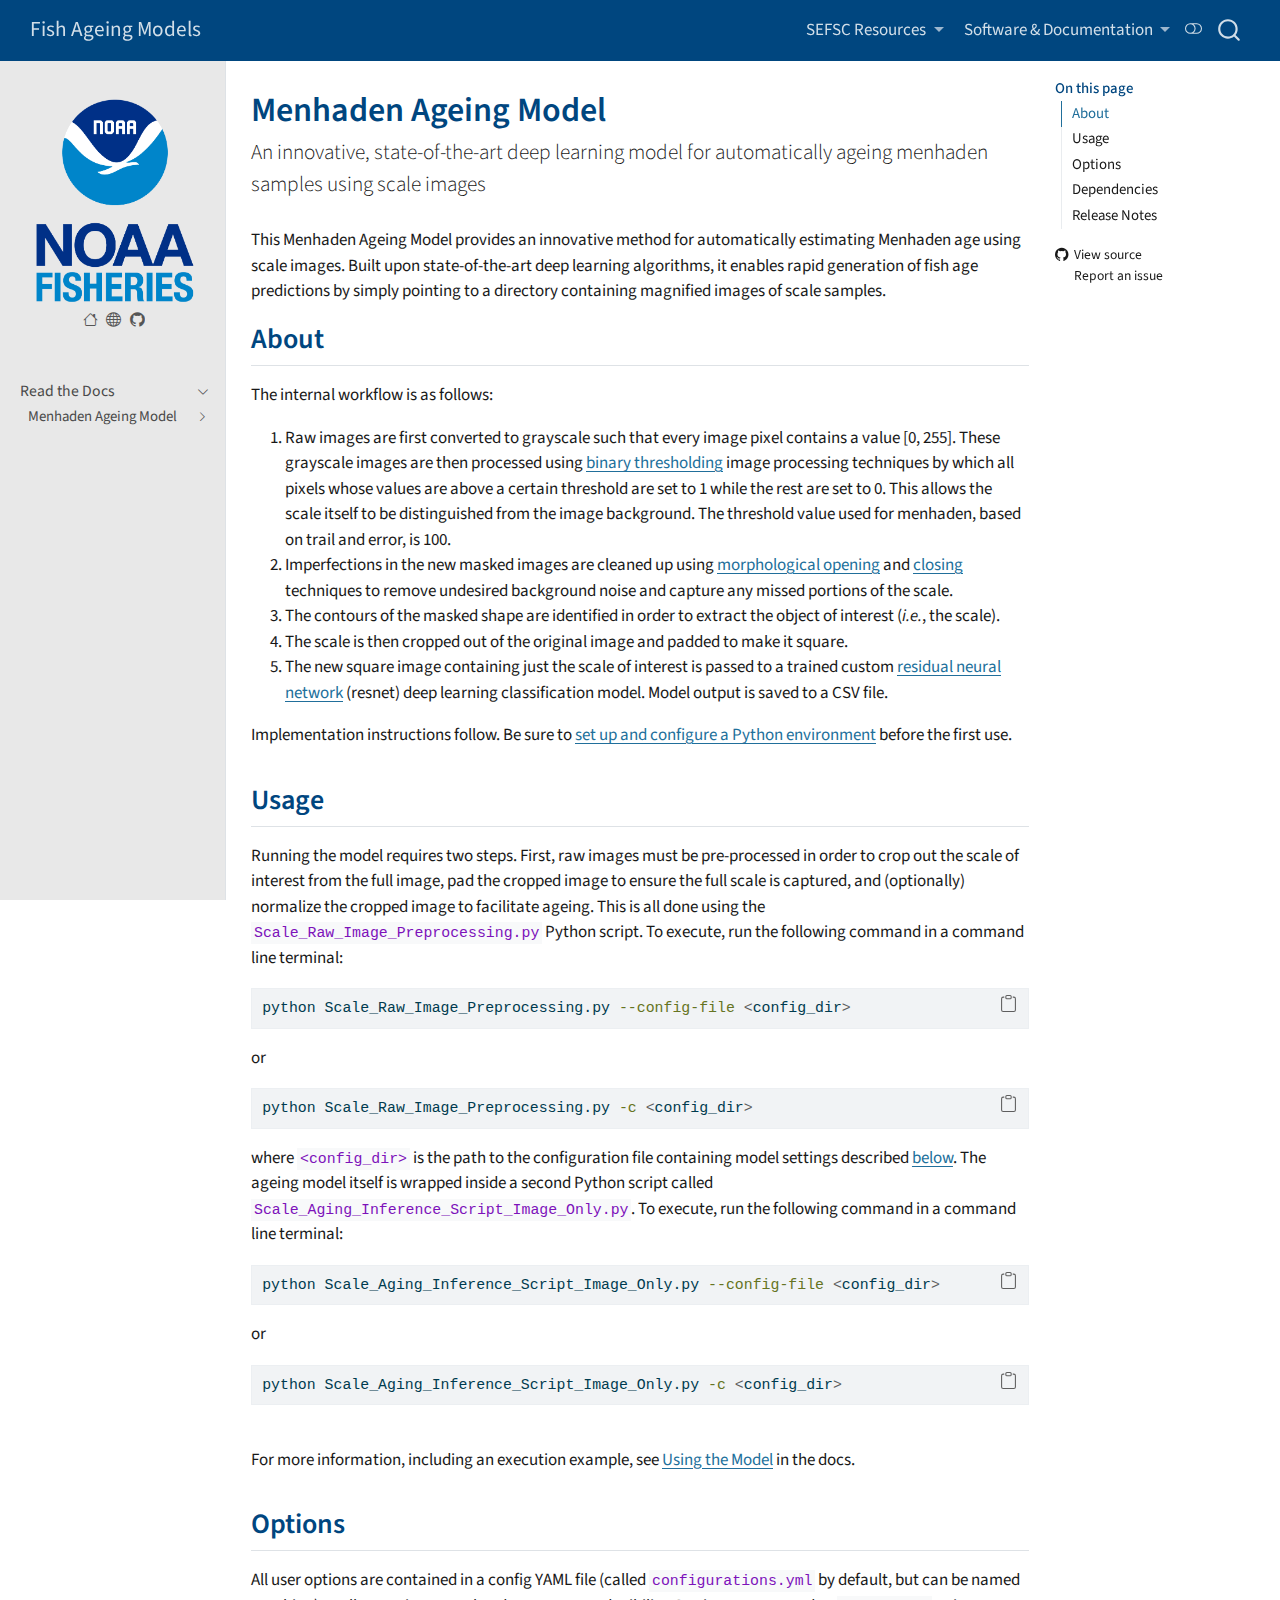
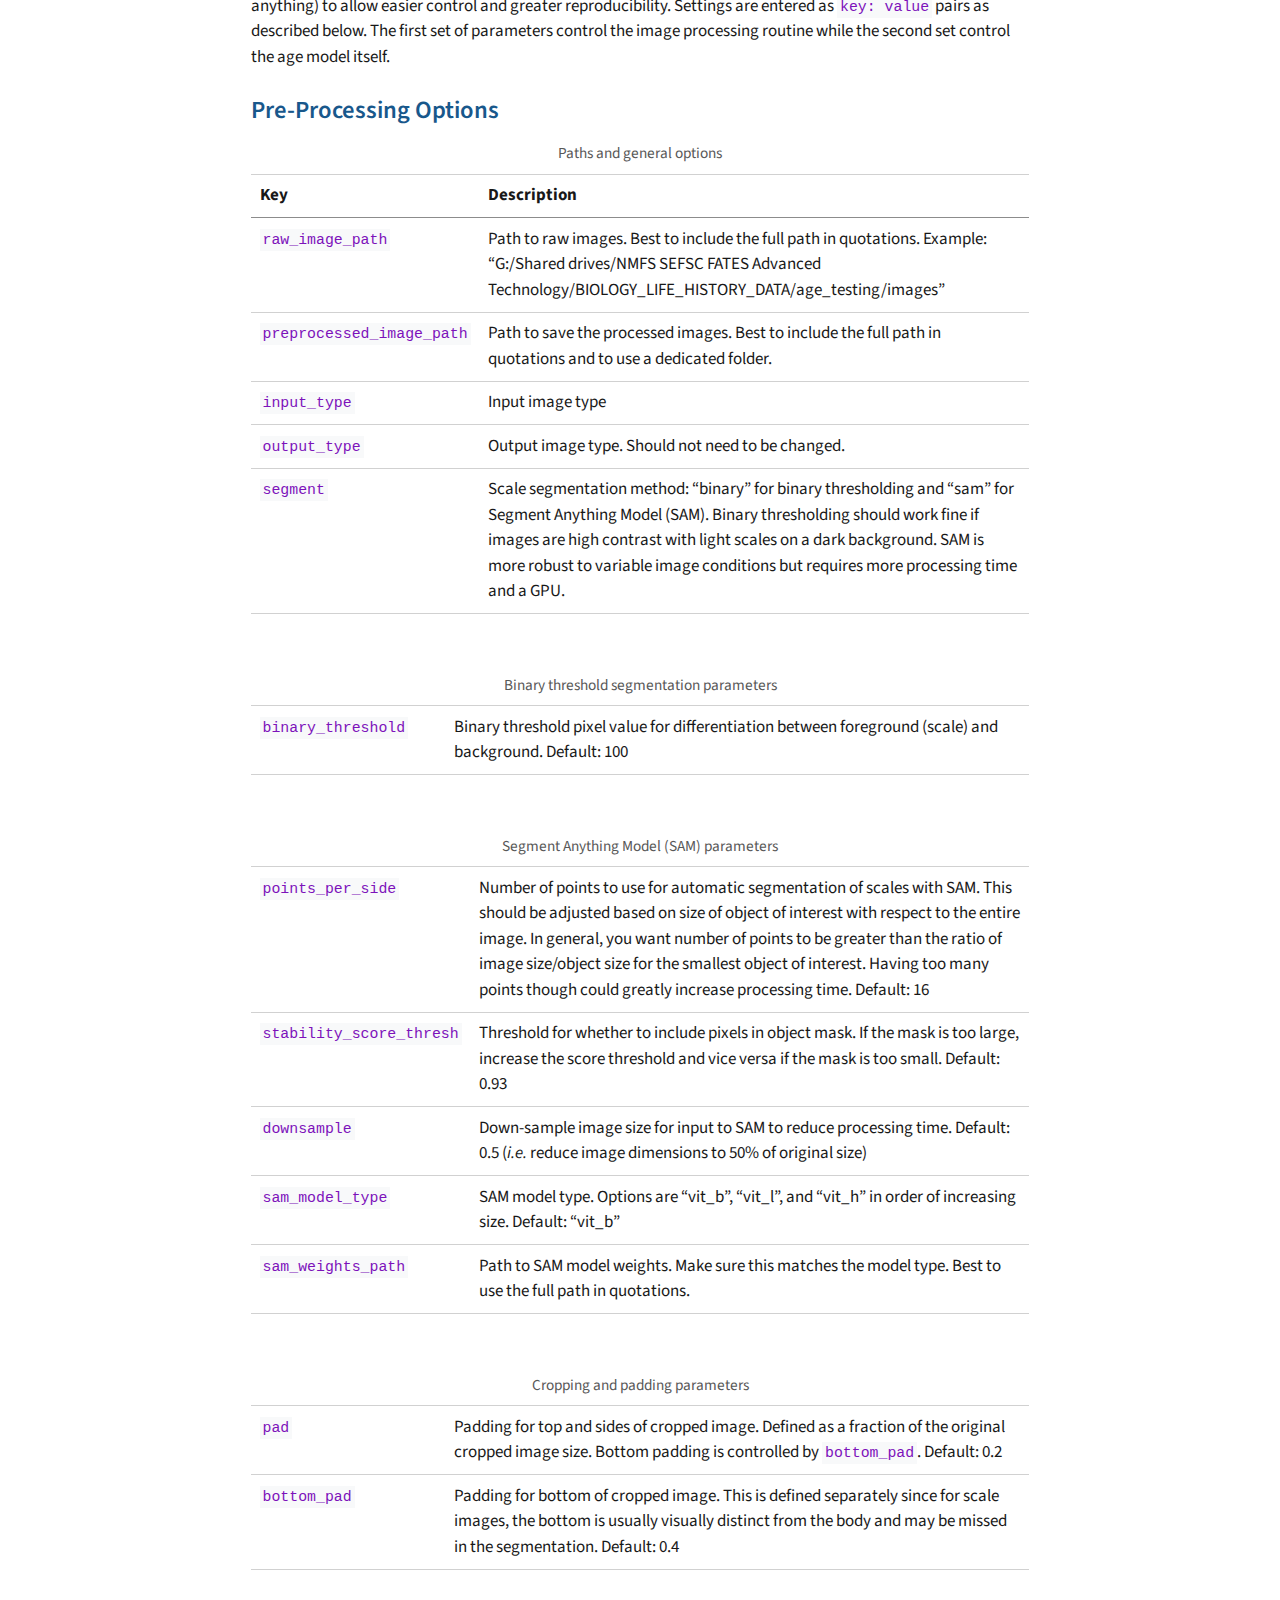
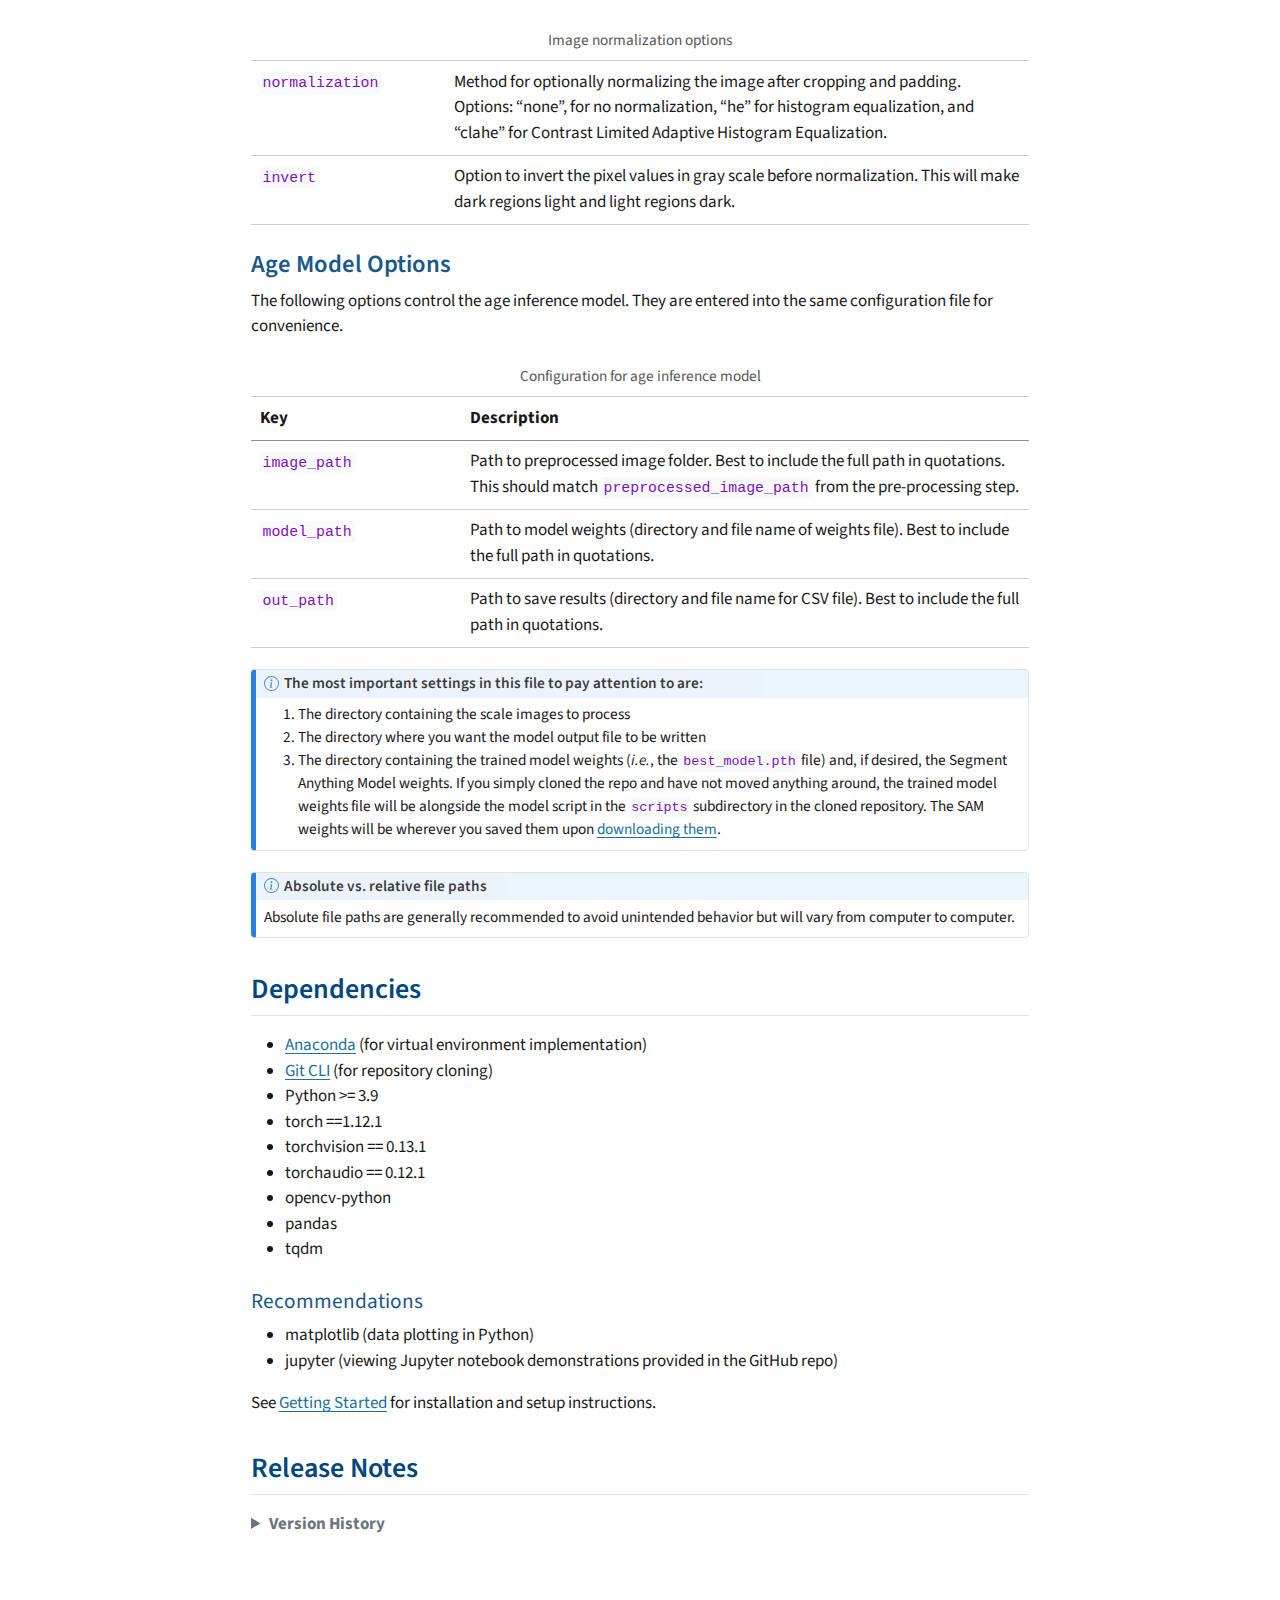
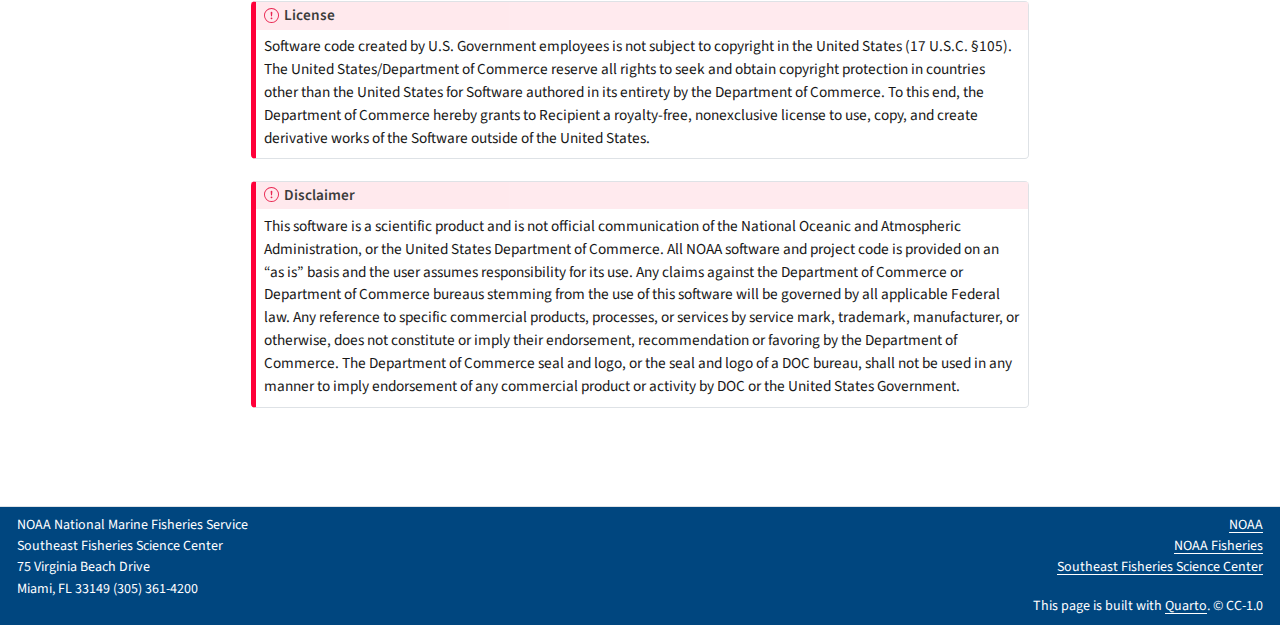
<file: index.html>
<!DOCTYPE html>
<html xmlns="http://www.w3.org/1999/xhtml" lang="en" xml:lang="en"><head>

<meta charset="utf-8">
<meta name="generator" content="quarto-1.7.32">

<meta name="viewport" content="width=device-width, initial-scale=1.0, user-scalable=yes">


<title>Menhaden Ageing Model – Fish Ageing Models</title>
<style>
code{white-space: pre-wrap;}
span.smallcaps{font-variant: small-caps;}
div.columns{display: flex; gap: min(4vw, 1.5em);}
div.column{flex: auto; overflow-x: auto;}
div.hanging-indent{margin-left: 1.5em; text-indent: -1.5em;}
ul.task-list{list-style: none;}
ul.task-list li input[type="checkbox"] {
  width: 0.8em;
  margin: 0 0.8em 0.2em -1em; /* quarto-specific, see https://github.com/quarto-dev/quarto-cli/issues/4556 */ 
  vertical-align: middle;
}
/* CSS for syntax highlighting */
html { -webkit-text-size-adjust: 100%; }
pre > code.sourceCode { white-space: pre; position: relative; }
pre > code.sourceCode > span { display: inline-block; line-height: 1.25; }
pre > code.sourceCode > span:empty { height: 1.2em; }
.sourceCode { overflow: visible; }
code.sourceCode > span { color: inherit; text-decoration: inherit; }
div.sourceCode { margin: 1em 0; }
pre.sourceCode { margin: 0; }
@media screen {
div.sourceCode { overflow: auto; }
}
@media print {
pre > code.sourceCode { white-space: pre-wrap; }
pre > code.sourceCode > span { text-indent: -5em; padding-left: 5em; }
}
pre.numberSource code
  { counter-reset: source-line 0; }
pre.numberSource code > span
  { position: relative; left: -4em; counter-increment: source-line; }
pre.numberSource code > span > a:first-child::before
  { content: counter(source-line);
    position: relative; left: -1em; text-align: right; vertical-align: baseline;
    border: none; display: inline-block;
    -webkit-touch-callout: none; -webkit-user-select: none;
    -khtml-user-select: none; -moz-user-select: none;
    -ms-user-select: none; user-select: none;
    padding: 0 4px; width: 4em;
  }
pre.numberSource { margin-left: 3em;  padding-left: 4px; }
div.sourceCode
  {   }
@media screen {
pre > code.sourceCode > span > a:first-child::before { text-decoration: underline; }
}
</style>


<script src="site_libs/quarto-nav/quarto-nav.js"></script>
<script src="site_libs/clipboard/clipboard.min.js"></script>
<script src="site_libs/quarto-search/autocomplete.umd.js"></script>
<script src="site_libs/quarto-search/fuse.min.js"></script>
<script src="site_libs/quarto-search/quarto-search.js"></script>
<meta name="quarto:offset" content="./">
<link href="./theme/images/favicon.png" rel="icon" type="image/png">
<script src="site_libs/quarto-html/quarto.js" type="module"></script>
<script src="site_libs/quarto-html/tabsets/tabsets.js" type="module"></script>
<script src="site_libs/quarto-html/popper.min.js"></script>
<script src="site_libs/quarto-html/tippy.umd.min.js"></script>
<script src="site_libs/quarto-html/anchor.min.js"></script>
<link href="site_libs/quarto-html/tippy.css" rel="stylesheet">
<link href="site_libs/quarto-html/quarto-syntax-highlighting-37eea08aefeeee20ff55810ff984fec1.css" rel="stylesheet" class="quarto-color-scheme" id="quarto-text-highlighting-styles">
<link href="site_libs/quarto-html/quarto-syntax-highlighting-dark-2fef5ea3f8957b3e4ecc936fc74692ca.css" rel="stylesheet" class="quarto-color-scheme quarto-color-alternate" id="quarto-text-highlighting-styles">
<link href="site_libs/quarto-html/quarto-syntax-highlighting-37eea08aefeeee20ff55810ff984fec1.css" rel="stylesheet" class="quarto-color-scheme-extra" id="quarto-text-highlighting-styles">
<script src="site_libs/bootstrap/bootstrap.min.js"></script>
<link href="site_libs/bootstrap/bootstrap-icons.css" rel="stylesheet">
<link href="site_libs/bootstrap/bootstrap-6221b5c51817e989309ffdd424e298b2.min.css" rel="stylesheet" append-hash="true" class="quarto-color-scheme" id="quarto-bootstrap" data-mode="light">
<link href="site_libs/bootstrap/bootstrap-dark-c49a14756366245c53d0d43ed76454a6.min.css" rel="stylesheet" append-hash="true" class="quarto-color-scheme quarto-color-alternate" id="quarto-bootstrap" data-mode="dark">
<link href="site_libs/bootstrap/bootstrap-6221b5c51817e989309ffdd424e298b2.min.css" rel="stylesheet" append-hash="true" class="quarto-color-scheme-extra" id="quarto-bootstrap" data-mode="light">
<script id="quarto-search-options" type="application/json">{
  "location": "navbar",
  "copy-button": false,
  "collapse-after": 3,
  "panel-placement": "end",
  "type": "overlay",
  "limit": 50,
  "keyboard-shortcut": [
    "f",
    "/",
    "s"
  ],
  "show-item-context": false,
  "language": {
    "search-no-results-text": "No results",
    "search-matching-documents-text": "matching documents",
    "search-copy-link-title": "Copy link to search",
    "search-hide-matches-text": "Hide additional matches",
    "search-more-match-text": "more match in this document",
    "search-more-matches-text": "more matches in this document",
    "search-clear-button-title": "Clear",
    "search-text-placeholder": "",
    "search-detached-cancel-button-title": "Cancel",
    "search-submit-button-title": "Submit",
    "search-label": "Search"
  }
}</script>


</head>

<body class="nav-sidebar docked nav-fixed quarto-light"><script id="quarto-html-before-body" type="application/javascript">
    const toggleBodyColorMode = (bsSheetEl) => {
      const mode = bsSheetEl.getAttribute("data-mode");
      const bodyEl = window.document.querySelector("body");
      if (mode === "dark") {
        bodyEl.classList.add("quarto-dark");
        bodyEl.classList.remove("quarto-light");
      } else {
        bodyEl.classList.add("quarto-light");
        bodyEl.classList.remove("quarto-dark");
      }
    }
    const toggleBodyColorPrimary = () => {
      const bsSheetEl = window.document.querySelector("link#quarto-bootstrap:not([rel=disabled-stylesheet])");
      if (bsSheetEl) {
        toggleBodyColorMode(bsSheetEl);
      }
    }
    const setColorSchemeToggle = (alternate) => {
      const toggles = window.document.querySelectorAll('.quarto-color-scheme-toggle');
      for (let i=0; i < toggles.length; i++) {
        const toggle = toggles[i];
        if (toggle) {
          if (alternate) {
            toggle.classList.add("alternate");
          } else {
            toggle.classList.remove("alternate");
          }
        }
      }
    };
    const toggleColorMode = (alternate) => {
      // Switch the stylesheets
      const primaryStylesheets = window.document.querySelectorAll('link.quarto-color-scheme:not(.quarto-color-alternate)');
      const alternateStylesheets = window.document.querySelectorAll('link.quarto-color-scheme.quarto-color-alternate');
      manageTransitions('#quarto-margin-sidebar .nav-link', false);
      if (alternate) {
        // note: dark is layered on light, we don't disable primary!
        enableStylesheet(alternateStylesheets);
        for (const sheetNode of alternateStylesheets) {
          if (sheetNode.id === "quarto-bootstrap") {
            toggleBodyColorMode(sheetNode);
          }
        }
      } else {
        disableStylesheet(alternateStylesheets);
        enableStylesheet(primaryStylesheets)
        toggleBodyColorPrimary();
      }
      manageTransitions('#quarto-margin-sidebar .nav-link', true);
      // Switch the toggles
      setColorSchemeToggle(alternate)
      // Hack to workaround the fact that safari doesn't
      // properly recolor the scrollbar when toggling (#1455)
      if (navigator.userAgent.indexOf('Safari') > 0 && navigator.userAgent.indexOf('Chrome') == -1) {
        manageTransitions("body", false);
        window.scrollTo(0, 1);
        setTimeout(() => {
          window.scrollTo(0, 0);
          manageTransitions("body", true);
        }, 40);
      }
    }
    const disableStylesheet = (stylesheets) => {
      for (let i=0; i < stylesheets.length; i++) {
        const stylesheet = stylesheets[i];
        stylesheet.rel = 'disabled-stylesheet';
      }
    }
    const enableStylesheet = (stylesheets) => {
      for (let i=0; i < stylesheets.length; i++) {
        const stylesheet = stylesheets[i];
        if(stylesheet.rel !== 'stylesheet') { // for Chrome, which will still FOUC without this check
          stylesheet.rel = 'stylesheet';
        }
      }
    }
    const manageTransitions = (selector, allowTransitions) => {
      const els = window.document.querySelectorAll(selector);
      for (let i=0; i < els.length; i++) {
        const el = els[i];
        if (allowTransitions) {
          el.classList.remove('notransition');
        } else {
          el.classList.add('notransition');
        }
      }
    }
    const isFileUrl = () => {
      return window.location.protocol === 'file:';
    }
    const hasAlternateSentinel = () => {
      let styleSentinel = getColorSchemeSentinel();
      if (styleSentinel !== null) {
        return styleSentinel === "alternate";
      } else {
        return false;
      }
    }
    const setStyleSentinel = (alternate) => {
      const value = alternate ? "alternate" : "default";
      if (!isFileUrl()) {
        window.localStorage.setItem("quarto-color-scheme", value);
      } else {
        localAlternateSentinel = value;
      }
    }
    const getColorSchemeSentinel = () => {
      if (!isFileUrl()) {
        const storageValue = window.localStorage.getItem("quarto-color-scheme");
        return storageValue != null ? storageValue : localAlternateSentinel;
      } else {
        return localAlternateSentinel;
      }
    }
    const toggleGiscusIfUsed = (isAlternate, darkModeDefault) => {
      const baseTheme = document.querySelector('#giscus-base-theme')?.value ?? 'light';
      const alternateTheme = document.querySelector('#giscus-alt-theme')?.value ?? 'dark';
      let newTheme = '';
      if(authorPrefersDark) {
        newTheme = isAlternate ? baseTheme : alternateTheme;
      } else {
        newTheme = isAlternate ? alternateTheme : baseTheme;
      }
      const changeGiscusTheme = () => {
        // From: https://github.com/giscus/giscus/issues/336
        const sendMessage = (message) => {
          const iframe = document.querySelector('iframe.giscus-frame');
          if (!iframe) return;
          iframe.contentWindow.postMessage({ giscus: message }, 'https://giscus.app');
        }
        sendMessage({
          setConfig: {
            theme: newTheme
          }
        });
      }
      const isGiscussLoaded = window.document.querySelector('iframe.giscus-frame') !== null;
      if (isGiscussLoaded) {
        changeGiscusTheme();
      }
    };
    const authorPrefersDark = false;
    const darkModeDefault = authorPrefersDark;
      document.querySelector('link#quarto-text-highlighting-styles.quarto-color-scheme-extra').rel = 'disabled-stylesheet';
      document.querySelector('link#quarto-bootstrap.quarto-color-scheme-extra').rel = 'disabled-stylesheet';
    let localAlternateSentinel = darkModeDefault ? 'alternate' : 'default';
    // Dark / light mode switch
    window.quartoToggleColorScheme = () => {
      // Read the current dark / light value
      let toAlternate = !hasAlternateSentinel();
      toggleColorMode(toAlternate);
      setStyleSentinel(toAlternate);
      toggleGiscusIfUsed(toAlternate, darkModeDefault);
      window.dispatchEvent(new Event('resize'));
    };
    // Switch to dark mode if need be
    if (hasAlternateSentinel()) {
      toggleColorMode(true);
    } else {
      toggleColorMode(false);
    }
  </script>

<div id="quarto-search-results"></div>
  <header id="quarto-header" class="headroom fixed-top">
    <nav class="navbar navbar-expand-lg " data-bs-theme="dark">
      <div class="navbar-container container-fluid">
      <div class="navbar-brand-container mx-auto">
    <a class="navbar-brand" href="./index.html">
    <span class="navbar-title">Fish Ageing Models</span>
    </a>
  </div>
            <div id="quarto-search" class="" title="Search"></div>
          <button class="navbar-toggler" type="button" data-bs-toggle="collapse" data-bs-target="#navbarCollapse" aria-controls="navbarCollapse" role="menu" aria-expanded="false" aria-label="Toggle navigation" onclick="if (window.quartoToggleHeadroom) { window.quartoToggleHeadroom(); }">
  <span class="navbar-toggler-icon"></span>
</button>
          <div class="collapse navbar-collapse" id="navbarCollapse">
            <ul class="navbar-nav navbar-nav-scroll ms-auto">
  <li class="nav-item dropdown ">
    <a class="nav-link dropdown-toggle" href="#" id="nav-menu-sefsc-resources" role="link" data-bs-toggle="dropdown" aria-expanded="false">
 <span class="menu-text">SEFSC Resources</span>
    </a>
    <ul class="dropdown-menu dropdown-menu-end" aria-labelledby="nav-menu-sefsc-resources">    
        <li>
    <a class="dropdown-item" href="https://www.fisheries.noaa.gov/contact/southeast-fisheries-science-center">
 <span class="dropdown-text">SEFSC Homepage</span></a>
  </li>  
        <li>
    <a class="dropdown-item" href="https://nmfs-opensci.github.io/">
 <span class="dropdown-text">NOAA Fisheries Open Science</span></a>
  </li>  
    </ul>
  </li>
  <li class="nav-item dropdown ">
    <a class="nav-link dropdown-toggle" href="#" id="nav-menu-software--documentation" role="link" data-bs-toggle="dropdown" aria-expanded="false">
 <span class="menu-text">Software &amp; Documentation</span>
    </a>
    <ul class="dropdown-menu dropdown-menu-end" aria-labelledby="nav-menu-software--documentation">    
        <li>
    <a class="dropdown-item" href="https://github.com/sefsc">
 <span class="dropdown-text">SEFSC GitHub Organization</span></a>
  </li>  
        <li>
    <a class="dropdown-item" href="https://noaa-fisheries-integrated-toolbox.github.io/">
 <span class="dropdown-text">NOAA Fisheries Integrated Toolbox</span></a>
  </li>  
    </ul>
  </li>
</ul>
          </div> <!-- /navcollapse -->
            <div class="quarto-navbar-tools">
  <a href="" class="quarto-color-scheme-toggle quarto-navigation-tool  px-1" onclick="window.quartoToggleColorScheme(); return false;" title="Toggle dark mode"><i class="bi"></i></a>
</div>
      </div> <!-- /container-fluid -->
    </nav>
  <nav class="quarto-secondary-nav">
    <div class="container-fluid d-flex">
      <button type="button" class="quarto-btn-toggle btn" data-bs-toggle="collapse" role="button" data-bs-target=".quarto-sidebar-collapse-item" aria-controls="quarto-sidebar" aria-expanded="false" aria-label="Toggle sidebar navigation" onclick="if (window.quartoToggleHeadroom) { window.quartoToggleHeadroom(); }">
        <i class="bi bi-layout-text-sidebar-reverse"></i>
      </button>
        <nav class="quarto-page-breadcrumbs" aria-label="breadcrumb"><ol class="breadcrumb"><li class="breadcrumb-item">Menhaden Ageing Model</li></ol></nav>
        <a class="flex-grow-1" role="navigation" data-bs-toggle="collapse" data-bs-target=".quarto-sidebar-collapse-item" aria-controls="quarto-sidebar" aria-expanded="false" aria-label="Toggle sidebar navigation" onclick="if (window.quartoToggleHeadroom) { window.quartoToggleHeadroom(); }">      
        </a>
      <button type="button" class="btn quarto-search-button" aria-label="Search" onclick="window.quartoOpenSearch();">
        <i class="bi bi-search"></i>
      </button>
    </div>
  </nav>
</header>
<!-- content -->
<div id="quarto-content" class="quarto-container page-columns page-rows-contents page-layout-full page-navbar">
<!-- sidebar -->
  <nav id="quarto-sidebar" class="sidebar collapse collapse-horizontal quarto-sidebar-collapse-item sidebar-navigation docked overflow-auto">
    <div class="pt-lg-2 mt-2 text-center sidebar-header">
      <a href="./index.html" class="sidebar-logo-link">
      <img src="./theme/images/NOAA_FISHERIES_logoV.png" alt="" class="sidebar-logo py-0 d-lg-inline d-none">
      </a>
      <div class="sidebar-tools-main tools-wide">
    <a href="https://noaa.gov" title="NOAA Home" class="quarto-navigation-tool px-1" aria-label="NOAA Home"><i class="bi bi-house"></i></a>
    <a href="https://www.fisheries.noaa.gov/contact/southeast-fisheries-science-center" title="NOAA Southeast Fisheries Science Center" class="quarto-navigation-tool px-1" aria-label="NOAA Southeast Fisheries Science Center"><i class="bi bi-globe"></i></a>
    <a href="https://github.com/SEFSC" title="SEFSC GitHub" class="quarto-navigation-tool px-1" aria-label="SEFSC GitHub"><i class="bi bi-github"></i></a>
</div>
      </div>
        <div class="mt-2 flex-shrink-0 align-items-center">
        <div class="sidebar-search">
        <div id="quarto-search" class="" title="Search"></div>
        </div>
        </div>
    <div class="sidebar-menu-container"> 
    <ul class="list-unstyled mt-1">
        <li class="sidebar-item sidebar-item-section">
      <div class="sidebar-item-container"> 
            <a class="sidebar-item-text sidebar-link text-start" data-bs-toggle="collapse" data-bs-target="#quarto-sidebar-section-1" role="navigation" aria-expanded="true">
 <span class="menu-text">Read the Docs</span></a>
          <a class="sidebar-item-toggle text-start" data-bs-toggle="collapse" data-bs-target="#quarto-sidebar-section-1" role="navigation" aria-expanded="true" aria-label="Toggle section">
            <i class="bi bi-chevron-right ms-2"></i>
          </a> 
      </div>
      <ul id="quarto-sidebar-section-1" class="collapse list-unstyled sidebar-section depth1 show">  
          <li class="sidebar-item sidebar-item-section">
      <div class="sidebar-item-container"> 
            <a href="./content/docs/index.html" class="sidebar-item-text sidebar-link">
 <span class="menu-text">Menhaden Ageing Model</span></a>
          <a class="sidebar-item-toggle text-start collapsed" data-bs-toggle="collapse" data-bs-target="#quarto-sidebar-section-2" role="navigation" aria-expanded="false" aria-label="Toggle section">
            <i class="bi bi-chevron-right ms-2"></i>
          </a> 
      </div>
      <ul id="quarto-sidebar-section-2" class="collapse list-unstyled sidebar-section depth2 ">  
          <li class="sidebar-item">
  <div class="sidebar-item-container"> 
  <a href="./content/docs/setup.html" class="sidebar-item-text sidebar-link">
 <span class="menu-text">Getting Started</span></a>
  </div>
</li>
          <li class="sidebar-item">
  <div class="sidebar-item-container"> 
  <a href="./content/docs/mount.html" class="sidebar-item-text sidebar-link">
 <span class="menu-text">Mounting a Drive</span></a>
  </div>
</li>
          <li class="sidebar-item">
  <div class="sidebar-item-container"> 
  <a href="./content/docs/usage.html" class="sidebar-item-text sidebar-link">
 <span class="menu-text">Using the Model</span></a>
  </div>
</li>
          <li class="sidebar-item">
  <div class="sidebar-item-container"> 
  <a href="./content/docs/suggestions.html" class="sidebar-item-text sidebar-link">
 <span class="menu-text">Next Steps</span></a>
  </div>
</li>
          <li class="sidebar-item">
  <div class="sidebar-item-container"> 
  <a href="./content/docs/acknowledgements.html" class="sidebar-item-text sidebar-link">
 <span class="menu-text">Acknowledgments</span></a>
  </div>
</li>
      </ul>
  </li>
      </ul>
  </li>
    </ul>
    </div>
</nav>
<div id="quarto-sidebar-glass" class="quarto-sidebar-collapse-item" data-bs-toggle="collapse" data-bs-target=".quarto-sidebar-collapse-item"></div>
<!-- margin-sidebar -->
    <div id="quarto-margin-sidebar" class="sidebar margin-sidebar">
        <nav id="TOC" role="doc-toc" class="toc-active">
    <h2 id="toc-title">On this page</h2>
   
  <ul>
  <li><a href="#about" id="toc-about" class="nav-link active" data-scroll-target="#about">About</a></li>
  <li><a href="#usage" id="toc-usage" class="nav-link" data-scroll-target="#usage">Usage</a></li>
  <li><a href="#options" id="toc-options" class="nav-link" data-scroll-target="#options">Options</a>
  <ul class="collapse">
  <li><a href="#pre-processing-options" id="toc-pre-processing-options" class="nav-link" data-scroll-target="#pre-processing-options">Pre-Processing Options</a></li>
  <li><a href="#age-model-options" id="toc-age-model-options" class="nav-link" data-scroll-target="#age-model-options">Age Model Options</a></li>
  </ul></li>
  <li><a href="#dependencies" id="toc-dependencies" class="nav-link" data-scroll-target="#dependencies">Dependencies</a></li>
  <li><a href="#release-notes" id="toc-release-notes" class="nav-link" data-scroll-target="#release-notes">Release Notes</a></li>
  </ul>
<div class="toc-actions"><ul><li><a href="https://github.com/SEFSC/FATES-BLH-OtolithAgeing/blob/docs/index.qmd" class="toc-action"><i class="bi bi-github"></i>View source</a></li><li><a href="https://github.com/SEFSC/FATES-BLH-OtolithAgeing/issues/new" class="toc-action"><i class="bi empty"></i>Report an issue</a></li></ul></div></nav>
    </div>
<!-- main -->
<main class="content column-body" id="quarto-document-content">


<header id="title-block-header" class="quarto-title-block default">
<div class="quarto-title">
<h1 class="title">Menhaden Ageing Model</h1>
<p class="subtitle lead">An innovative, state-of-the-art deep learning model for automatically ageing menhaden samples using scale images</p>
</div>



<div class="quarto-title-meta column-body">

    
  
    
  </div>
  


</header>


<p>This Menhaden Ageing Model provides an innovative method for automatically estimating Menhaden age using scale images. Built upon state-of-the-art deep learning algorithms, it enables rapid generation of fish age predictions by simply pointing to a directory containing magnified images of scale samples.</p>
<section id="about" class="level2">
<h2 class="anchored" data-anchor-id="about">About</h2>
<p>The internal workflow is as follows:</p>
<ol type="1">
<li>Raw images are first converted to grayscale such that every image pixel contains a value [0, 255]. These grayscale images are then processed using <a href="https://en.wikipedia.org/wiki/Thresholding_(image_processing)">binary thresholding</a> image processing techniques by which all pixels whose values are above a certain threshold are set to 1 while the rest are set to 0. This allows the scale itself to be distinguished from the image background. The threshold value used for menhaden, based on trail and error, is 100.</li>
<li>Imperfections in the new masked images are cleaned up using <a href="https://en.wikipedia.org/wiki/Opening_(morphology)">morphological opening</a> and <a href="https://en.wikipedia.org/wiki/Closing_(morphology)">closing</a> techniques to remove undesired background noise and capture any missed portions of the scale.</li>
<li>The contours of the masked shape are identified in order to extract the object of interest (<em>i.e.</em>, the scale).</li>
<li>The scale is then cropped out of the original image and padded to make it square.</li>
<li>The new square image containing just the scale of interest is passed to a trained custom <a href="https://en.wikipedia.org/wiki/Residual_neural_network">residual neural network</a> (resnet) deep learning classification model. Model output is saved to a CSV file.</li>
</ol>
<p>Implementation instructions follow. Be sure to <a href="./content/docs/setup.html">set up and configure a Python environment</a> before the first use.</p>
</section>
<section id="usage" class="level2">
<h2 class="anchored" data-anchor-id="usage">Usage</h2>
<p>Running the model requires two steps. First, raw images must be pre-processed in order to crop out the scale of interest from the full image, pad the cropped image to ensure the full scale is captured, and (optionally) normalize the cropped image to facilitate ageing. This is all done using the <code>Scale_Raw_Image_Preprocessing.py</code> Python script. To execute, run the following command in a command line terminal:</p>
<div class="sourceCode" id="cb1"><pre class="sourceCode bash code-with-copy"><code class="sourceCode bash"><span id="cb1-1"><a href="#cb1-1" aria-hidden="true" tabindex="-1"></a><span class="ex">python</span> Scale_Raw_Image_Preprocessing.py <span class="at">--config-file</span> <span class="op">&lt;</span>config_dir<span class="op">&gt;</span></span></code><button title="Copy to Clipboard" class="code-copy-button"><i class="bi"></i></button></pre></div>
<p>or</p>
<div class="sourceCode" id="cb2"><pre class="sourceCode bash code-with-copy"><code class="sourceCode bash"><span id="cb2-1"><a href="#cb2-1" aria-hidden="true" tabindex="-1"></a><span class="ex">python</span> Scale_Raw_Image_Preprocessing.py <span class="at">-c</span> <span class="op">&lt;</span>config_dir<span class="op">&gt;</span></span></code><button title="Copy to Clipboard" class="code-copy-button"><i class="bi"></i></button></pre></div>
<p>where <code>&lt;config_dir&gt;</code> is the path to the configuration file containing model settings described <a href="#options">below</a>. The ageing model itself is wrapped inside a second Python script called <code>Scale_Aging_Inference_Script_Image_Only.py</code>. To execute, run the following command in a command line terminal:</p>
<div class="sourceCode" id="cb3"><pre class="sourceCode bash code-with-copy"><code class="sourceCode bash"><span id="cb3-1"><a href="#cb3-1" aria-hidden="true" tabindex="-1"></a><span class="ex">python</span> Scale_Aging_Inference_Script_Image_Only.py <span class="at">--config-file</span> <span class="op">&lt;</span>config_dir<span class="op">&gt;</span></span></code><button title="Copy to Clipboard" class="code-copy-button"><i class="bi"></i></button></pre></div>
<p>or</p>
<div class="sourceCode" id="cb4"><pre class="sourceCode bash code-with-copy"><code class="sourceCode bash"><span id="cb4-1"><a href="#cb4-1" aria-hidden="true" tabindex="-1"></a><span class="ex">python</span> Scale_Aging_Inference_Script_Image_Only.py <span class="at">-c</span> <span class="op">&lt;</span>config_dir<span class="op">&gt;</span></span></code><button title="Copy to Clipboard" class="code-copy-button"><i class="bi"></i></button></pre></div>
<p><br> For more information, including an execution example, see <a href="./content/docs/usage.html">Using the Model</a> in the docs.</p>
</section>
<section id="options" class="level2">
<h2 class="anchored" data-anchor-id="options">Options</h2>
<p>All user options are contained in a config YAML file (called <code>configurations.yml</code> by default, but can be named anything) to allow easier control and greater reproducibility. Settings are entered as <code>key: value</code> pairs as described below. The first set of parameters control the image processing routine while the second set control the age model itself.</p>
<section id="pre-processing-options" class="level3">
<h3 class="anchored" data-anchor-id="pre-processing-options">Pre-Processing Options</h3>
<table class="caption-top table">
<caption>Paths and general options</caption>
<colgroup>
<col style="width: 25%">
<col style="width: 75%">
</colgroup>
<thead>
<tr class="header">
<th>Key</th>
<th>Description</th>
</tr>
</thead>
<tbody>
<tr class="odd">
<td><code>raw_image_path</code></td>
<td>Path to raw images. Best to include the full path in quotations. Example: “G:/Shared drives/NMFS SEFSC FATES Advanced Technology/BIOLOGY_LIFE_HISTORY_DATA/age_testing/images”</td>
</tr>
<tr class="even">
<td><code>preprocessed_image_path</code></td>
<td>Path to save the processed images. Best to include the full path in quotations and to use a dedicated folder.</td>
</tr>
<tr class="odd">
<td><code>input_type</code></td>
<td>Input image type</td>
</tr>
<tr class="even">
<td><code>output_type</code></td>
<td>Output image type. Should not need to be changed.</td>
</tr>
<tr class="odd">
<td><code>segment</code></td>
<td>Scale segmentation method: “binary” for binary thresholding and “sam” for Segment Anything Model (SAM). Binary thresholding should work fine if images are high contrast with light scales on a dark background. SAM is more robust to variable image conditions but requires more processing time and a GPU.</td>
</tr>
</tbody>
</table>
<p><br></p>
<table class="caption-top table">
<caption>Binary threshold segmentation parameters</caption>
<colgroup>
<col style="width: 25%">
<col style="width: 75%">
</colgroup>
<tbody>
<tr class="odd">
<td><code>binary_threshold</code></td>
<td>Binary threshold pixel value for differentiation between foreground (scale) and background. Default: 100</td>
</tr>
</tbody>
</table>
<p><br></p>
<table class="caption-top table">
<caption>Segment Anything Model (SAM) parameters</caption>
<colgroup>
<col style="width: 25%">
<col style="width: 75%">
</colgroup>
<tbody>
<tr class="odd">
<td><code>points_per_side</code></td>
<td>Number of points to use for automatic segmentation of scales with SAM. This should be adjusted based on size of object of interest with respect to the entire image. In general, you want number of points to be greater than the ratio of image size/object size for the smallest object of interest. Having too many points though could greatly increase processing time. Default: 16</td>
</tr>
<tr class="even">
<td><code>stability_score_thresh</code></td>
<td>Threshold for whether to include pixels in object mask. If the mask is too large, increase the score threshold and vice versa if the mask is too small. Default: 0.93</td>
</tr>
<tr class="odd">
<td><code>downsample</code></td>
<td>Down-sample image size for input to SAM to reduce processing time. Default: 0.5 (<em>i.e.</em> reduce image dimensions to 50% of original size)</td>
</tr>
<tr class="even">
<td><code>sam_model_type</code></td>
<td>SAM model type. Options are “vit_b”, “vit_l”, and “vit_h” in order of increasing size. Default: “vit_b”</td>
</tr>
<tr class="odd">
<td><code>sam_weights_path</code></td>
<td>Path to SAM model weights. Make sure this matches the model type. Best to use the full path in quotations.</td>
</tr>
</tbody>
</table>
<p><br></p>
<table class="caption-top table">
<caption>Cropping and padding parameters</caption>
<colgroup>
<col style="width: 25%">
<col style="width: 75%">
</colgroup>
<tbody>
<tr class="odd">
<td><code>pad</code></td>
<td>Padding for top and sides of cropped image. Defined as a fraction of the original cropped image size. Bottom padding is controlled by <code>bottom_pad</code>. Default: 0.2</td>
</tr>
<tr class="even">
<td><code>bottom_pad</code></td>
<td>Padding for bottom of cropped image. This is defined separately since for scale images, the bottom is usually visually distinct from the body and may be missed in the segmentation. Default: 0.4</td>
</tr>
</tbody>
</table>
<p><br></p>
<table class="caption-top table">
<caption>Image normalization options</caption>
<colgroup>
<col style="width: 25%">
<col style="width: 75%">
</colgroup>
<tbody>
<tr class="odd">
<td><code>normalization</code></td>
<td>Method for optionally normalizing the image after cropping and padding. Options: “none”, for no normalization, “he” for histogram equalization, and “clahe” for Contrast Limited Adaptive Histogram Equalization.</td>
</tr>
<tr class="even">
<td><code>invert</code></td>
<td>Option to invert the pixel values in gray scale before normalization. This will make dark regions light and light regions dark.</td>
</tr>
</tbody>
</table>
</section>
<section id="age-model-options" class="level3">
<h3 class="anchored" data-anchor-id="age-model-options">Age Model Options</h3>
<p>The following options control the age inference model. They are entered into the same configuration file for convenience.</p>
<table class="caption-top table">
<caption>Configuration for age inference model</caption>
<colgroup>
<col style="width: 27%">
<col style="width: 74%">
</colgroup>
<thead>
<tr class="header">
<th>Key</th>
<th>Description</th>
</tr>
</thead>
<tbody>
<tr class="odd">
<td><code>image_path</code></td>
<td>Path to preprocessed image folder. Best to include the full path in quotations. This should match <code>preprocessed_image_path</code> from the pre-processing step.</td>
</tr>
<tr class="even">
<td><code>model_path</code></td>
<td>Path to model weights (directory and file name of weights file). Best to include the full path in quotations.</td>
</tr>
<tr class="odd">
<td><code>out_path</code></td>
<td>Path to save results (directory and file name for CSV file). Best to include the full path in quotations.</td>
</tr>
</tbody>
</table>
<div class="callout callout-style-default callout-note callout-titled" title="The most important settings in this file to pay attention to are:">
<div class="callout-header d-flex align-content-center">
<div class="callout-icon-container">
<i class="callout-icon"></i>
</div>
<div class="callout-title-container flex-fill">
The most important settings in this file to pay attention to are:
</div>
</div>
<div class="callout-body-container callout-body">
<ol type="1">
<li>The directory containing the scale images to process</li>
<li>The directory where you want the model output file to be written</li>
<li>The directory containing the trained model weights (<em>i.e.</em>, the <code>best_model.pth</code> file) and, if desired, the Segment Anything Model weights. If you simply cloned the repo and have not moved anything around, the trained model weights file will be alongside the model script in the <code>scripts</code> subdirectory in the cloned repository. The SAM weights will be wherever you saved them upon <a href="setup.qmd#clone-the-repository">downloading them</a>.</li>
</ol>
</div>
</div>
<div class="callout callout-style-default callout-note callout-titled" title="Absolute vs. relative file paths">
<div class="callout-header d-flex align-content-center">
<div class="callout-icon-container">
<i class="callout-icon"></i>
</div>
<div class="callout-title-container flex-fill">
Absolute vs.&nbsp;relative file paths
</div>
</div>
<div class="callout-body-container callout-body">
<p>Absolute file paths are generally recommended to avoid unintended behavior but will vary from computer to computer.</p>
</div>
</div>
</section>
</section>
<section id="dependencies" class="level2">
<h2 class="anchored" data-anchor-id="dependencies">Dependencies</h2>
<ul>
<li><a href="https://www.anaconda.com/">Anaconda</a> (for virtual environment implementation)</li>
<li><a href="https://git-scm.com/downloads">Git CLI</a> (for repository cloning)</li>
<li>Python &gt;= 3.9</li>
<li>torch ==1.12.1</li>
<li>torchvision == 0.13.1</li>
<li>torchaudio == 0.12.1</li>
<li>opencv-python</li>
<li>pandas</li>
<li>tqdm</li>
</ul>
<section id="recommendations" class="level4">
<h4 class="anchored" data-anchor-id="recommendations">Recommendations</h4>
<ul>
<li>matplotlib (data plotting in Python)</li>
<li>jupyter (viewing Jupyter notebook demonstrations provided in the GitHub repo)</li>
</ul>
<p>See <a href="./content/docs/setup.html">Getting Started</a> for installation and setup instructions.</p>
</section>
</section>
<section id="release-notes" class="level2">
<h2 class="anchored" data-anchor-id="release-notes">Release Notes</h2>
<details>
<summary>
<b> Version History </b>
</summary>
<ul>
<li>
<b>2025.0.1 (BETA)</b> (May 2025): Initial version for testing with the following functionality:
<ul>
<li>
Run via command line with image, output, and model directories passed as required arguments
</li>
</ul>
</li></ul>
<ul>
<li>
<b>2025.0.2 (BETA)</b> (July 2025):
<ul>
<li>
Adds optional histogram normalization (simple histogram equalization and Contrast Limited Adaptive Histogram Equalization)
</li>
<li>
Separates image pre-processing and scale ageing into two separate scripts
</li>
<li>
Model settings and hyperparameters, including input and output file paths, are now listed in a configuration YAML file passed as a single command line argument to both Python scripts
</li>
</ul>
</li></ul>
</details>
<p><br></p>
<div class="callout callout-style-default callout-important callout-titled" title="License">
<div class="callout-header d-flex align-content-center">
<div class="callout-icon-container">
<i class="callout-icon"></i>
</div>
<div class="callout-title-container flex-fill">
License
</div>
</div>
<div class="callout-body-container callout-body">
<p>Software code created by U.S. Government employees is not subject to copyright in the United States (17 U.S.C. §105). The United States/Department of Commerce reserve all rights to seek and obtain copyright protection in countries other than the United States for Software authored in its entirety by the Department of Commerce. To this end, the Department of Commerce hereby grants to Recipient a royalty-free, nonexclusive license to use, copy, and create derivative works of the Software outside of the United States.</p>
</div>
</div>
<div class="callout callout-style-default callout-important callout-titled" title="Disclaimer">
<div class="callout-header d-flex align-content-center">
<div class="callout-icon-container">
<i class="callout-icon"></i>
</div>
<div class="callout-title-container flex-fill">
Disclaimer
</div>
</div>
<div class="callout-body-container callout-body">
<p>This software is a scientific product and is not official communication of the National Oceanic and Atmospheric Administration, or the United States Department of Commerce. All NOAA software and project code is provided on an “as is” basis and the user assumes responsibility for its use. Any claims against the Department of Commerce or Department of Commerce bureaus stemming from the use of this software will be governed by all applicable Federal law. Any reference to specific commercial products, processes, or services by service mark, trademark, manufacturer, or otherwise, does not constitute or imply their endorsement, recommendation or favoring by the Department of Commerce. The Department of Commerce seal and logo, or the seal and logo of a DOC bureau, shall not be used in any manner to imply endorsement of any commercial product or activity by DOC or the United States Government.</p>
</div>
</div>


</section>

</main> <!-- /main -->
<script id="quarto-html-after-body" type="application/javascript">
  window.document.addEventListener("DOMContentLoaded", function (event) {
    // Ensure there is a toggle, if there isn't float one in the top right
    if (window.document.querySelector('.quarto-color-scheme-toggle') === null) {
      const a = window.document.createElement('a');
      a.classList.add('top-right');
      a.classList.add('quarto-color-scheme-toggle');
      a.href = "";
      a.onclick = function() { try { window.quartoToggleColorScheme(); } catch {} return false; };
      const i = window.document.createElement("i");
      i.classList.add('bi');
      a.appendChild(i);
      window.document.body.appendChild(a);
    }
    setColorSchemeToggle(hasAlternateSentinel())
    const icon = "";
    const anchorJS = new window.AnchorJS();
    anchorJS.options = {
      placement: 'right',
      icon: icon
    };
    anchorJS.add('.anchored');
    const isCodeAnnotation = (el) => {
      for (const clz of el.classList) {
        if (clz.startsWith('code-annotation-')) {                     
          return true;
        }
      }
      return false;
    }
    const onCopySuccess = function(e) {
      // button target
      const button = e.trigger;
      // don't keep focus
      button.blur();
      // flash "checked"
      button.classList.add('code-copy-button-checked');
      var currentTitle = button.getAttribute("title");
      button.setAttribute("title", "Copied!");
      let tooltip;
      if (window.bootstrap) {
        button.setAttribute("data-bs-toggle", "tooltip");
        button.setAttribute("data-bs-placement", "left");
        button.setAttribute("data-bs-title", "Copied!");
        tooltip = new bootstrap.Tooltip(button, 
          { trigger: "manual", 
            customClass: "code-copy-button-tooltip",
            offset: [0, -8]});
        tooltip.show();    
      }
      setTimeout(function() {
        if (tooltip) {
          tooltip.hide();
          button.removeAttribute("data-bs-title");
          button.removeAttribute("data-bs-toggle");
          button.removeAttribute("data-bs-placement");
        }
        button.setAttribute("title", currentTitle);
        button.classList.remove('code-copy-button-checked');
      }, 1000);
      // clear code selection
      e.clearSelection();
    }
    const getTextToCopy = function(trigger) {
        const codeEl = trigger.previousElementSibling.cloneNode(true);
        for (const childEl of codeEl.children) {
          if (isCodeAnnotation(childEl)) {
            childEl.remove();
          }
        }
        return codeEl.innerText;
    }
    const clipboard = new window.ClipboardJS('.code-copy-button:not([data-in-quarto-modal])', {
      text: getTextToCopy
    });
    clipboard.on('success', onCopySuccess);
    if (window.document.getElementById('quarto-embedded-source-code-modal')) {
      const clipboardModal = new window.ClipboardJS('.code-copy-button[data-in-quarto-modal]', {
        text: getTextToCopy,
        container: window.document.getElementById('quarto-embedded-source-code-modal')
      });
      clipboardModal.on('success', onCopySuccess);
    }
      var localhostRegex = new RegExp(/^(?:http|https):\/\/localhost\:?[0-9]*\//);
      var mailtoRegex = new RegExp(/^mailto:/);
        var filterRegex = new RegExp("https:\/\/sefsc\.github\.io\/FATES-BLH-OtolithAgeing");
      var isInternal = (href) => {
          return filterRegex.test(href) || localhostRegex.test(href) || mailtoRegex.test(href);
      }
      // Inspect non-navigation links and adorn them if external
     var links = window.document.querySelectorAll('a[href]:not(.nav-link):not(.navbar-brand):not(.toc-action):not(.sidebar-link):not(.sidebar-item-toggle):not(.pagination-link):not(.no-external):not([aria-hidden]):not(.dropdown-item):not(.quarto-navigation-tool):not(.about-link)');
      for (var i=0; i<links.length; i++) {
        const link = links[i];
        if (!isInternal(link.href)) {
          // undo the damage that might have been done by quarto-nav.js in the case of
          // links that we want to consider external
          if (link.dataset.originalHref !== undefined) {
            link.href = link.dataset.originalHref;
          }
        }
      }
    function tippyHover(el, contentFn, onTriggerFn, onUntriggerFn) {
      const config = {
        allowHTML: true,
        maxWidth: 500,
        delay: 100,
        arrow: false,
        appendTo: function(el) {
            return el.parentElement;
        },
        interactive: true,
        interactiveBorder: 10,
        theme: 'quarto',
        placement: 'bottom-start',
      };
      if (contentFn) {
        config.content = contentFn;
      }
      if (onTriggerFn) {
        config.onTrigger = onTriggerFn;
      }
      if (onUntriggerFn) {
        config.onUntrigger = onUntriggerFn;
      }
      window.tippy(el, config); 
    }
    const noterefs = window.document.querySelectorAll('a[role="doc-noteref"]');
    for (var i=0; i<noterefs.length; i++) {
      const ref = noterefs[i];
      tippyHover(ref, function() {
        // use id or data attribute instead here
        let href = ref.getAttribute('data-footnote-href') || ref.getAttribute('href');
        try { href = new URL(href).hash; } catch {}
        const id = href.replace(/^#\/?/, "");
        const note = window.document.getElementById(id);
        if (note) {
          return note.innerHTML;
        } else {
          return "";
        }
      });
    }
    const xrefs = window.document.querySelectorAll('a.quarto-xref');
    const processXRef = (id, note) => {
      // Strip column container classes
      const stripColumnClz = (el) => {
        el.classList.remove("page-full", "page-columns");
        if (el.children) {
          for (const child of el.children) {
            stripColumnClz(child);
          }
        }
      }
      stripColumnClz(note)
      if (id === null || id.startsWith('sec-')) {
        // Special case sections, only their first couple elements
        const container = document.createElement("div");
        if (note.children && note.children.length > 2) {
          container.appendChild(note.children[0].cloneNode(true));
          for (let i = 1; i < note.children.length; i++) {
            const child = note.children[i];
            if (child.tagName === "P" && child.innerText === "") {
              continue;
            } else {
              container.appendChild(child.cloneNode(true));
              break;
            }
          }
          if (window.Quarto?.typesetMath) {
            window.Quarto.typesetMath(container);
          }
          return container.innerHTML
        } else {
          if (window.Quarto?.typesetMath) {
            window.Quarto.typesetMath(note);
          }
          return note.innerHTML;
        }
      } else {
        // Remove any anchor links if they are present
        const anchorLink = note.querySelector('a.anchorjs-link');
        if (anchorLink) {
          anchorLink.remove();
        }
        if (window.Quarto?.typesetMath) {
          window.Quarto.typesetMath(note);
        }
        if (note.classList.contains("callout")) {
          return note.outerHTML;
        } else {
          return note.innerHTML;
        }
      }
    }
    for (var i=0; i<xrefs.length; i++) {
      const xref = xrefs[i];
      tippyHover(xref, undefined, function(instance) {
        instance.disable();
        let url = xref.getAttribute('href');
        let hash = undefined; 
        if (url.startsWith('#')) {
          hash = url;
        } else {
          try { hash = new URL(url).hash; } catch {}
        }
        if (hash) {
          const id = hash.replace(/^#\/?/, "");
          const note = window.document.getElementById(id);
          if (note !== null) {
            try {
              const html = processXRef(id, note.cloneNode(true));
              instance.setContent(html);
            } finally {
              instance.enable();
              instance.show();
            }
          } else {
            // See if we can fetch this
            fetch(url.split('#')[0])
            .then(res => res.text())
            .then(html => {
              const parser = new DOMParser();
              const htmlDoc = parser.parseFromString(html, "text/html");
              const note = htmlDoc.getElementById(id);
              if (note !== null) {
                const html = processXRef(id, note);
                instance.setContent(html);
              } 
            }).finally(() => {
              instance.enable();
              instance.show();
            });
          }
        } else {
          // See if we can fetch a full url (with no hash to target)
          // This is a special case and we should probably do some content thinning / targeting
          fetch(url)
          .then(res => res.text())
          .then(html => {
            const parser = new DOMParser();
            const htmlDoc = parser.parseFromString(html, "text/html");
            const note = htmlDoc.querySelector('main.content');
            if (note !== null) {
              // This should only happen for chapter cross references
              // (since there is no id in the URL)
              // remove the first header
              if (note.children.length > 0 && note.children[0].tagName === "HEADER") {
                note.children[0].remove();
              }
              const html = processXRef(null, note);
              instance.setContent(html);
            } 
          }).finally(() => {
            instance.enable();
            instance.show();
          });
        }
      }, function(instance) {
      });
    }
        let selectedAnnoteEl;
        const selectorForAnnotation = ( cell, annotation) => {
          let cellAttr = 'data-code-cell="' + cell + '"';
          let lineAttr = 'data-code-annotation="' +  annotation + '"';
          const selector = 'span[' + cellAttr + '][' + lineAttr + ']';
          return selector;
        }
        const selectCodeLines = (annoteEl) => {
          const doc = window.document;
          const targetCell = annoteEl.getAttribute("data-target-cell");
          const targetAnnotation = annoteEl.getAttribute("data-target-annotation");
          const annoteSpan = window.document.querySelector(selectorForAnnotation(targetCell, targetAnnotation));
          const lines = annoteSpan.getAttribute("data-code-lines").split(",");
          const lineIds = lines.map((line) => {
            return targetCell + "-" + line;
          })
          let top = null;
          let height = null;
          let parent = null;
          if (lineIds.length > 0) {
              //compute the position of the single el (top and bottom and make a div)
              const el = window.document.getElementById(lineIds[0]);
              top = el.offsetTop;
              height = el.offsetHeight;
              parent = el.parentElement.parentElement;
            if (lineIds.length > 1) {
              const lastEl = window.document.getElementById(lineIds[lineIds.length - 1]);
              const bottom = lastEl.offsetTop + lastEl.offsetHeight;
              height = bottom - top;
            }
            if (top !== null && height !== null && parent !== null) {
              // cook up a div (if necessary) and position it 
              let div = window.document.getElementById("code-annotation-line-highlight");
              if (div === null) {
                div = window.document.createElement("div");
                div.setAttribute("id", "code-annotation-line-highlight");
                div.style.position = 'absolute';
                parent.appendChild(div);
              }
              div.style.top = top - 2 + "px";
              div.style.height = height + 4 + "px";
              div.style.left = 0;
              let gutterDiv = window.document.getElementById("code-annotation-line-highlight-gutter");
              if (gutterDiv === null) {
                gutterDiv = window.document.createElement("div");
                gutterDiv.setAttribute("id", "code-annotation-line-highlight-gutter");
                gutterDiv.style.position = 'absolute';
                const codeCell = window.document.getElementById(targetCell);
                const gutter = codeCell.querySelector('.code-annotation-gutter');
                gutter.appendChild(gutterDiv);
              }
              gutterDiv.style.top = top - 2 + "px";
              gutterDiv.style.height = height + 4 + "px";
            }
            selectedAnnoteEl = annoteEl;
          }
        };
        const unselectCodeLines = () => {
          const elementsIds = ["code-annotation-line-highlight", "code-annotation-line-highlight-gutter"];
          elementsIds.forEach((elId) => {
            const div = window.document.getElementById(elId);
            if (div) {
              div.remove();
            }
          });
          selectedAnnoteEl = undefined;
        };
          // Handle positioning of the toggle
      window.addEventListener(
        "resize",
        throttle(() => {
          elRect = undefined;
          if (selectedAnnoteEl) {
            selectCodeLines(selectedAnnoteEl);
          }
        }, 10)
      );
      function throttle(fn, ms) {
      let throttle = false;
      let timer;
        return (...args) => {
          if(!throttle) { // first call gets through
              fn.apply(this, args);
              throttle = true;
          } else { // all the others get throttled
              if(timer) clearTimeout(timer); // cancel #2
              timer = setTimeout(() => {
                fn.apply(this, args);
                timer = throttle = false;
              }, ms);
          }
        };
      }
        // Attach click handler to the DT
        const annoteDls = window.document.querySelectorAll('dt[data-target-cell]');
        for (const annoteDlNode of annoteDls) {
          annoteDlNode.addEventListener('click', (event) => {
            const clickedEl = event.target;
            if (clickedEl !== selectedAnnoteEl) {
              unselectCodeLines();
              const activeEl = window.document.querySelector('dt[data-target-cell].code-annotation-active');
              if (activeEl) {
                activeEl.classList.remove('code-annotation-active');
              }
              selectCodeLines(clickedEl);
              clickedEl.classList.add('code-annotation-active');
            } else {
              // Unselect the line
              unselectCodeLines();
              clickedEl.classList.remove('code-annotation-active');
            }
          });
        }
    const findCites = (el) => {
      const parentEl = el.parentElement;
      if (parentEl) {
        const cites = parentEl.dataset.cites;
        if (cites) {
          return {
            el,
            cites: cites.split(' ')
          };
        } else {
          return findCites(el.parentElement)
        }
      } else {
        return undefined;
      }
    };
    var bibliorefs = window.document.querySelectorAll('a[role="doc-biblioref"]');
    for (var i=0; i<bibliorefs.length; i++) {
      const ref = bibliorefs[i];
      const citeInfo = findCites(ref);
      if (citeInfo) {
        tippyHover(citeInfo.el, function() {
          var popup = window.document.createElement('div');
          citeInfo.cites.forEach(function(cite) {
            var citeDiv = window.document.createElement('div');
            citeDiv.classList.add('hanging-indent');
            citeDiv.classList.add('csl-entry');
            var biblioDiv = window.document.getElementById('ref-' + cite);
            if (biblioDiv) {
              citeDiv.innerHTML = biblioDiv.innerHTML;
            }
            popup.appendChild(citeDiv);
          });
          return popup.innerHTML;
        });
      }
    }
  });
  </script>
</div> <!-- /content -->
<footer class="footer">
  <div class="nav-footer">
    <div class="nav-footer-left">
<p>NOAA National Marine Fisheries Service <br> Southeast Fisheries Science Center <br> 75 Virginia Beach Drive <br> Miami, FL 33149 (305) 361-4200</p>
</div>   
    <div class="nav-footer-center">
      &nbsp;
    <div class="toc-actions d-sm-block d-md-none"><ul><li><a href="https://github.com/SEFSC/FATES-BLH-OtolithAgeing/blob/docs/index.qmd" class="toc-action"><i class="bi bi-github"></i>View source</a></li><li><a href="https://github.com/SEFSC/FATES-BLH-OtolithAgeing/issues/new" class="toc-action"><i class="bi empty"></i>Report an issue</a></li></ul></div></div>
    <div class="nav-footer-right">
<p><a href="https://noaa.gov">NOAA</a> <br> <a href="https//fisheries.noaa.gov">NOAA Fisheries</a> <br> <a href="https://www.fisheries.noaa.gov/contact/southeast-fisheries-science-center">Southeast Fisheries Science Center</a></p>
<p>This page is built with <a href="https://quarto.org/">Quarto</a>. © CC-1.0</p>
</div>
  </div>
</footer>




</body></html>
</file>
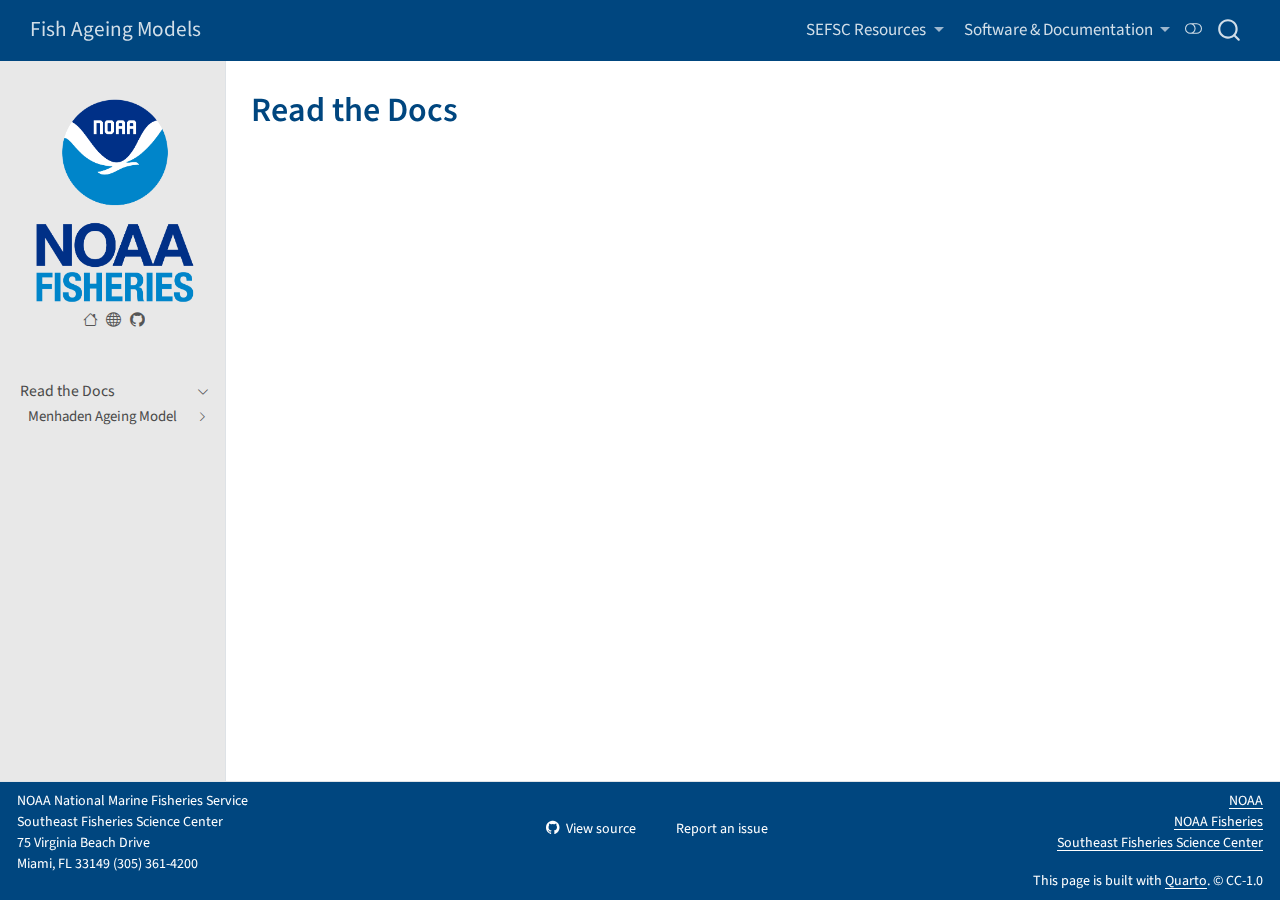
<file: content/index.html>
<!DOCTYPE html>
<html xmlns="http://www.w3.org/1999/xhtml" lang="en" xml:lang="en"><head>

<meta charset="utf-8">
<meta name="generator" content="quarto-1.7.33">

<meta name="viewport" content="width=device-width, initial-scale=1.0, user-scalable=yes">


<title>Read the Docs – Fish Ageing Models</title>
<style>
code{white-space: pre-wrap;}
span.smallcaps{font-variant: small-caps;}
div.columns{display: flex; gap: min(4vw, 1.5em);}
div.column{flex: auto; overflow-x: auto;}
div.hanging-indent{margin-left: 1.5em; text-indent: -1.5em;}
ul.task-list{list-style: none;}
ul.task-list li input[type="checkbox"] {
  width: 0.8em;
  margin: 0 0.8em 0.2em -1em; /* quarto-specific, see https://github.com/quarto-dev/quarto-cli/issues/4556 */ 
  vertical-align: middle;
}
</style>


<script src="../site_libs/quarto-nav/quarto-nav.js"></script>
<script src="../site_libs/clipboard/clipboard.min.js"></script>
<script src="../site_libs/quarto-search/autocomplete.umd.js"></script>
<script src="../site_libs/quarto-search/fuse.min.js"></script>
<script src="../site_libs/quarto-search/quarto-search.js"></script>
<meta name="quarto:offset" content="../">
<link href="../theme/images/favicon.png" rel="icon" type="image/png">
<script src="../site_libs/quarto-html/quarto.js" type="module"></script>
<script src="../site_libs/quarto-html/tabsets/tabsets.js" type="module"></script>
<script src="../site_libs/quarto-html/popper.min.js"></script>
<script src="../site_libs/quarto-html/tippy.umd.min.js"></script>
<script src="../site_libs/quarto-html/anchor.min.js"></script>
<link href="../site_libs/quarto-html/tippy.css" rel="stylesheet">
<link href="../site_libs/quarto-html/quarto-syntax-highlighting-ea385d0e468b0dd5ea5bf0780b1290d9.css" rel="stylesheet" class="quarto-color-scheme" id="quarto-text-highlighting-styles">
<link href="../site_libs/quarto-html/quarto-syntax-highlighting-dark-bc185b5c5bdbcb35c2eb49d8a876ef70.css" rel="stylesheet" class="quarto-color-scheme quarto-color-alternate" id="quarto-text-highlighting-styles">
<link href="../site_libs/quarto-html/quarto-syntax-highlighting-ea385d0e468b0dd5ea5bf0780b1290d9.css" rel="stylesheet" class="quarto-color-scheme-extra" id="quarto-text-highlighting-styles">
<script src="../site_libs/bootstrap/bootstrap.min.js"></script>
<link href="../site_libs/bootstrap/bootstrap-icons.css" rel="stylesheet">
<link href="../site_libs/bootstrap/bootstrap-7d56ba7ebe4be84583ca0e96d9d7b64a.min.css" rel="stylesheet" append-hash="true" class="quarto-color-scheme" id="quarto-bootstrap" data-mode="light">
<link href="../site_libs/bootstrap/bootstrap-dark-24a3e24c7d8106572728627796a52b46.min.css" rel="stylesheet" append-hash="true" class="quarto-color-scheme quarto-color-alternate" id="quarto-bootstrap" data-mode="dark">
<link href="../site_libs/bootstrap/bootstrap-7d56ba7ebe4be84583ca0e96d9d7b64a.min.css" rel="stylesheet" append-hash="true" class="quarto-color-scheme-extra" id="quarto-bootstrap" data-mode="light">
<script id="quarto-search-options" type="application/json">{
  "location": "navbar",
  "copy-button": false,
  "collapse-after": 3,
  "panel-placement": "end",
  "type": "overlay",
  "limit": 50,
  "keyboard-shortcut": [
    "f",
    "/",
    "s"
  ],
  "show-item-context": false,
  "language": {
    "search-no-results-text": "No results",
    "search-matching-documents-text": "matching documents",
    "search-copy-link-title": "Copy link to search",
    "search-hide-matches-text": "Hide additional matches",
    "search-more-match-text": "more match in this document",
    "search-more-matches-text": "more matches in this document",
    "search-clear-button-title": "Clear",
    "search-text-placeholder": "",
    "search-detached-cancel-button-title": "Cancel",
    "search-submit-button-title": "Submit",
    "search-label": "Search"
  }
}</script>


</head>

<body class="nav-sidebar docked nav-fixed quarto-light"><script id="quarto-html-before-body" type="application/javascript">
    const toggleBodyColorMode = (bsSheetEl) => {
      const mode = bsSheetEl.getAttribute("data-mode");
      const bodyEl = window.document.querySelector("body");
      if (mode === "dark") {
        bodyEl.classList.add("quarto-dark");
        bodyEl.classList.remove("quarto-light");
      } else {
        bodyEl.classList.add("quarto-light");
        bodyEl.classList.remove("quarto-dark");
      }
    }
    const toggleBodyColorPrimary = () => {
      const bsSheetEl = window.document.querySelector("link#quarto-bootstrap:not([rel=disabled-stylesheet])");
      if (bsSheetEl) {
        toggleBodyColorMode(bsSheetEl);
      }
    }
    const setColorSchemeToggle = (alternate) => {
      const toggles = window.document.querySelectorAll('.quarto-color-scheme-toggle');
      for (let i=0; i < toggles.length; i++) {
        const toggle = toggles[i];
        if (toggle) {
          if (alternate) {
            toggle.classList.add("alternate");
          } else {
            toggle.classList.remove("alternate");
          }
        }
      }
    };
    const toggleColorMode = (alternate) => {
      // Switch the stylesheets
      const primaryStylesheets = window.document.querySelectorAll('link.quarto-color-scheme:not(.quarto-color-alternate)');
      const alternateStylesheets = window.document.querySelectorAll('link.quarto-color-scheme.quarto-color-alternate');
      manageTransitions('#quarto-margin-sidebar .nav-link', false);
      if (alternate) {
        // note: dark is layered on light, we don't disable primary!
        enableStylesheet(alternateStylesheets);
        for (const sheetNode of alternateStylesheets) {
          if (sheetNode.id === "quarto-bootstrap") {
            toggleBodyColorMode(sheetNode);
          }
        }
      } else {
        disableStylesheet(alternateStylesheets);
        enableStylesheet(primaryStylesheets)
        toggleBodyColorPrimary();
      }
      manageTransitions('#quarto-margin-sidebar .nav-link', true);
      // Switch the toggles
      setColorSchemeToggle(alternate)
      // Hack to workaround the fact that safari doesn't
      // properly recolor the scrollbar when toggling (#1455)
      if (navigator.userAgent.indexOf('Safari') > 0 && navigator.userAgent.indexOf('Chrome') == -1) {
        manageTransitions("body", false);
        window.scrollTo(0, 1);
        setTimeout(() => {
          window.scrollTo(0, 0);
          manageTransitions("body", true);
        }, 40);
      }
    }
    const disableStylesheet = (stylesheets) => {
      for (let i=0; i < stylesheets.length; i++) {
        const stylesheet = stylesheets[i];
        stylesheet.rel = 'disabled-stylesheet';
      }
    }
    const enableStylesheet = (stylesheets) => {
      for (let i=0; i < stylesheets.length; i++) {
        const stylesheet = stylesheets[i];
        if(stylesheet.rel !== 'stylesheet') { // for Chrome, which will still FOUC without this check
          stylesheet.rel = 'stylesheet';
        }
      }
    }
    const manageTransitions = (selector, allowTransitions) => {
      const els = window.document.querySelectorAll(selector);
      for (let i=0; i < els.length; i++) {
        const el = els[i];
        if (allowTransitions) {
          el.classList.remove('notransition');
        } else {
          el.classList.add('notransition');
        }
      }
    }
    const isFileUrl = () => {
      return window.location.protocol === 'file:';
    }
    const hasAlternateSentinel = () => {
      let styleSentinel = getColorSchemeSentinel();
      if (styleSentinel !== null) {
        return styleSentinel === "alternate";
      } else {
        return false;
      }
    }
    const setStyleSentinel = (alternate) => {
      const value = alternate ? "alternate" : "default";
      if (!isFileUrl()) {
        window.localStorage.setItem("quarto-color-scheme", value);
      } else {
        localAlternateSentinel = value;
      }
    }
    const getColorSchemeSentinel = () => {
      if (!isFileUrl()) {
        const storageValue = window.localStorage.getItem("quarto-color-scheme");
        return storageValue != null ? storageValue : localAlternateSentinel;
      } else {
        return localAlternateSentinel;
      }
    }
    const toggleGiscusIfUsed = (isAlternate, darkModeDefault) => {
      const baseTheme = document.querySelector('#giscus-base-theme')?.value ?? 'light';
      const alternateTheme = document.querySelector('#giscus-alt-theme')?.value ?? 'dark';
      let newTheme = '';
      if(authorPrefersDark) {
        newTheme = isAlternate ? baseTheme : alternateTheme;
      } else {
        newTheme = isAlternate ? alternateTheme : baseTheme;
      }
      const changeGiscusTheme = () => {
        // From: https://github.com/giscus/giscus/issues/336
        const sendMessage = (message) => {
          const iframe = document.querySelector('iframe.giscus-frame');
          if (!iframe) return;
          iframe.contentWindow.postMessage({ giscus: message }, 'https://giscus.app');
        }
        sendMessage({
          setConfig: {
            theme: newTheme
          }
        });
      }
      const isGiscussLoaded = window.document.querySelector('iframe.giscus-frame') !== null;
      if (isGiscussLoaded) {
        changeGiscusTheme();
      }
    };
    const authorPrefersDark = false;
    const darkModeDefault = authorPrefersDark;
      document.querySelector('link#quarto-text-highlighting-styles.quarto-color-scheme-extra').rel = 'disabled-stylesheet';
      document.querySelector('link#quarto-bootstrap.quarto-color-scheme-extra').rel = 'disabled-stylesheet';
    let localAlternateSentinel = darkModeDefault ? 'alternate' : 'default';
    // Dark / light mode switch
    window.quartoToggleColorScheme = () => {
      // Read the current dark / light value
      let toAlternate = !hasAlternateSentinel();
      toggleColorMode(toAlternate);
      setStyleSentinel(toAlternate);
      toggleGiscusIfUsed(toAlternate, darkModeDefault);
      window.dispatchEvent(new Event('resize'));
    };
    // Switch to dark mode if need be
    if (hasAlternateSentinel()) {
      toggleColorMode(true);
    } else {
      toggleColorMode(false);
    }
  </script>

<div id="quarto-search-results"></div>
  <header id="quarto-header" class="headroom fixed-top">
    <nav class="navbar navbar-expand-lg " data-bs-theme="dark">
      <div class="navbar-container container-fluid">
      <div class="navbar-brand-container mx-auto">
    <a class="navbar-brand" href="../index.html">
    <span class="navbar-title">Fish Ageing Models</span>
    </a>
  </div>
            <div id="quarto-search" class="" title="Search"></div>
          <button class="navbar-toggler" type="button" data-bs-toggle="collapse" data-bs-target="#navbarCollapse" aria-controls="navbarCollapse" role="menu" aria-expanded="false" aria-label="Toggle navigation" onclick="if (window.quartoToggleHeadroom) { window.quartoToggleHeadroom(); }">
  <span class="navbar-toggler-icon"></span>
</button>
          <div class="collapse navbar-collapse" id="navbarCollapse">
            <ul class="navbar-nav navbar-nav-scroll ms-auto">
  <li class="nav-item dropdown ">
    <a class="nav-link dropdown-toggle" href="#" id="nav-menu-sefsc-resources" role="link" data-bs-toggle="dropdown" aria-expanded="false">
 <span class="menu-text">SEFSC Resources</span>
    </a>
    <ul class="dropdown-menu dropdown-menu-end" aria-labelledby="nav-menu-sefsc-resources">    
        <li>
    <a class="dropdown-item" href="https://www.fisheries.noaa.gov/contact/southeast-fisheries-science-center">
 <span class="dropdown-text">SEFSC Homepage</span></a>
  </li>  
        <li>
    <a class="dropdown-item" href="https://nmfs-opensci.github.io/">
 <span class="dropdown-text">NOAA Fisheries Open Science</span></a>
  </li>  
    </ul>
  </li>
  <li class="nav-item dropdown ">
    <a class="nav-link dropdown-toggle" href="#" id="nav-menu-software--documentation" role="link" data-bs-toggle="dropdown" aria-expanded="false">
 <span class="menu-text">Software &amp; Documentation</span>
    </a>
    <ul class="dropdown-menu dropdown-menu-end" aria-labelledby="nav-menu-software--documentation">    
        <li>
    <a class="dropdown-item" href="https://github.com/sefsc">
 <span class="dropdown-text">SEFSC GitHub Organization</span></a>
  </li>  
        <li>
    <a class="dropdown-item" href="https://noaa-fisheries-integrated-toolbox.github.io/">
 <span class="dropdown-text">NOAA Fisheries Integrated Toolbox</span></a>
  </li>  
    </ul>
  </li>
</ul>
          </div> <!-- /navcollapse -->
            <div class="quarto-navbar-tools">
  <a href="" class="quarto-color-scheme-toggle quarto-navigation-tool  px-1" onclick="window.quartoToggleColorScheme(); return false;" title="Toggle dark mode"><i class="bi"></i></a>
</div>
      </div> <!-- /container-fluid -->
    </nav>
  <nav class="quarto-secondary-nav">
    <div class="container-fluid d-flex">
      <button type="button" class="quarto-btn-toggle btn" data-bs-toggle="collapse" role="button" data-bs-target=".quarto-sidebar-collapse-item" aria-controls="quarto-sidebar" aria-expanded="false" aria-label="Toggle sidebar navigation" onclick="if (window.quartoToggleHeadroom) { window.quartoToggleHeadroom(); }">
        <i class="bi bi-layout-text-sidebar-reverse"></i>
      </button>
        <nav class="quarto-page-breadcrumbs" aria-label="breadcrumb"><ol class="breadcrumb"><li class="breadcrumb-item">Read the Docs</li></ol></nav>
        <a class="flex-grow-1" role="navigation" data-bs-toggle="collapse" data-bs-target=".quarto-sidebar-collapse-item" aria-controls="quarto-sidebar" aria-expanded="false" aria-label="Toggle sidebar navigation" onclick="if (window.quartoToggleHeadroom) { window.quartoToggleHeadroom(); }">      
        </a>
      <button type="button" class="btn quarto-search-button" aria-label="Search" onclick="window.quartoOpenSearch();">
        <i class="bi bi-search"></i>
      </button>
    </div>
  </nav>
</header>
<!-- content -->
<div id="quarto-content" class="quarto-container page-columns page-rows-contents page-layout-article page-navbar">
<!-- sidebar -->
  <nav id="quarto-sidebar" class="sidebar collapse collapse-horizontal quarto-sidebar-collapse-item sidebar-navigation docked overflow-auto">
    <div class="pt-lg-2 mt-2 text-center sidebar-header">
      <a href="../index.html" class="sidebar-logo-link">
      <img src="../theme/images/NOAA_FISHERIES_logoV.png" alt="" class="sidebar-logo py-0 d-lg-inline d-none">
      </a>
      <div class="sidebar-tools-main tools-wide">
    <a href="https://noaa.gov" title="NOAA Home" class="quarto-navigation-tool px-1" aria-label="NOAA Home"><i class="bi bi-house"></i></a>
    <a href="https://www.fisheries.noaa.gov/contact/southeast-fisheries-science-center" title="NOAA Southeast Fisheries Science Center" class="quarto-navigation-tool px-1" aria-label="NOAA Southeast Fisheries Science Center"><i class="bi bi-globe"></i></a>
    <a href="https://github.com/SEFSC" title="SEFSC GitHub" class="quarto-navigation-tool px-1" aria-label="SEFSC GitHub"><i class="bi bi-github"></i></a>
</div>
      </div>
        <div class="mt-2 flex-shrink-0 align-items-center">
        <div class="sidebar-search">
        <div id="quarto-search" class="" title="Search"></div>
        </div>
        </div>
    <div class="sidebar-menu-container"> 
    <ul class="list-unstyled mt-1">
        <li class="sidebar-item sidebar-item-section">
      <div class="sidebar-item-container"> 
            <a class="sidebar-item-text sidebar-link text-start" data-bs-toggle="collapse" data-bs-target="#quarto-sidebar-section-1" role="navigation" aria-expanded="true">
 <span class="menu-text">Read the Docs</span></a>
          <a class="sidebar-item-toggle text-start" data-bs-toggle="collapse" data-bs-target="#quarto-sidebar-section-1" role="navigation" aria-expanded="true" aria-label="Toggle section">
            <i class="bi bi-chevron-right ms-2"></i>
          </a> 
      </div>
      <ul id="quarto-sidebar-section-1" class="collapse list-unstyled sidebar-section depth1 show">  
          <li class="sidebar-item sidebar-item-section">
      <div class="sidebar-item-container"> 
            <a href="../content/docs/index.html" class="sidebar-item-text sidebar-link">
 <span class="menu-text">Menhaden Ageing Model</span></a>
          <a class="sidebar-item-toggle text-start collapsed" data-bs-toggle="collapse" data-bs-target="#quarto-sidebar-section-2" role="navigation" aria-expanded="false" aria-label="Toggle section">
            <i class="bi bi-chevron-right ms-2"></i>
          </a> 
      </div>
      <ul id="quarto-sidebar-section-2" class="collapse list-unstyled sidebar-section depth2 ">  
          <li class="sidebar-item">
  <div class="sidebar-item-container"> 
  <a href="../content/docs/setup.html" class="sidebar-item-text sidebar-link">
 <span class="menu-text">Getting Started</span></a>
  </div>
</li>
          <li class="sidebar-item">
  <div class="sidebar-item-container"> 
  <a href="../content/docs/mount.html" class="sidebar-item-text sidebar-link">
 <span class="menu-text">Mounting a Drive</span></a>
  </div>
</li>
          <li class="sidebar-item">
  <div class="sidebar-item-container"> 
  <a href="../content/docs/configuration.html" class="sidebar-item-text sidebar-link">
 <span class="menu-text">Configuring the Model</span></a>
  </div>
</li>
          <li class="sidebar-item">
  <div class="sidebar-item-container"> 
  <a href="../content/docs/usage.html" class="sidebar-item-text sidebar-link">
 <span class="menu-text">Using the Model</span></a>
  </div>
</li>
          <li class="sidebar-item">
  <div class="sidebar-item-container"> 
  <a href="../content/docs/acknowledgements.html" class="sidebar-item-text sidebar-link">
 <span class="menu-text">Acknowledgments</span></a>
  </div>
</li>
      </ul>
  </li>
      </ul>
  </li>
    </ul>
    </div>
</nav>
<div id="quarto-sidebar-glass" class="quarto-sidebar-collapse-item" data-bs-toggle="collapse" data-bs-target=".quarto-sidebar-collapse-item"></div>
<!-- margin-sidebar -->
    <div id="quarto-margin-sidebar" class="sidebar margin-sidebar zindex-bottom">
        
    </div>
<!-- main -->
<main class="content" id="quarto-document-content">


<header id="title-block-header" class="quarto-title-block default">
<div class="quarto-title">
<h1 class="title">Read the Docs</h1>
</div>



<div class="quarto-title-meta">

    
  
    
  </div>
  


</header>





</main> <!-- /main -->
<script id="quarto-html-after-body" type="application/javascript">
  window.document.addEventListener("DOMContentLoaded", function (event) {
    // Ensure there is a toggle, if there isn't float one in the top right
    if (window.document.querySelector('.quarto-color-scheme-toggle') === null) {
      const a = window.document.createElement('a');
      a.classList.add('top-right');
      a.classList.add('quarto-color-scheme-toggle');
      a.href = "";
      a.onclick = function() { try { window.quartoToggleColorScheme(); } catch {} return false; };
      const i = window.document.createElement("i");
      i.classList.add('bi');
      a.appendChild(i);
      window.document.body.appendChild(a);
    }
    setColorSchemeToggle(hasAlternateSentinel())
    const icon = "";
    const anchorJS = new window.AnchorJS();
    anchorJS.options = {
      placement: 'right',
      icon: icon
    };
    anchorJS.add('.anchored');
    const isCodeAnnotation = (el) => {
      for (const clz of el.classList) {
        if (clz.startsWith('code-annotation-')) {                     
          return true;
        }
      }
      return false;
    }
    const onCopySuccess = function(e) {
      // button target
      const button = e.trigger;
      // don't keep focus
      button.blur();
      // flash "checked"
      button.classList.add('code-copy-button-checked');
      var currentTitle = button.getAttribute("title");
      button.setAttribute("title", "Copied!");
      let tooltip;
      if (window.bootstrap) {
        button.setAttribute("data-bs-toggle", "tooltip");
        button.setAttribute("data-bs-placement", "left");
        button.setAttribute("data-bs-title", "Copied!");
        tooltip = new bootstrap.Tooltip(button, 
          { trigger: "manual", 
            customClass: "code-copy-button-tooltip",
            offset: [0, -8]});
        tooltip.show();    
      }
      setTimeout(function() {
        if (tooltip) {
          tooltip.hide();
          button.removeAttribute("data-bs-title");
          button.removeAttribute("data-bs-toggle");
          button.removeAttribute("data-bs-placement");
        }
        button.setAttribute("title", currentTitle);
        button.classList.remove('code-copy-button-checked');
      }, 1000);
      // clear code selection
      e.clearSelection();
    }
    const getTextToCopy = function(trigger) {
        const codeEl = trigger.previousElementSibling.cloneNode(true);
        for (const childEl of codeEl.children) {
          if (isCodeAnnotation(childEl)) {
            childEl.remove();
          }
        }
        return codeEl.innerText;
    }
    const clipboard = new window.ClipboardJS('.code-copy-button:not([data-in-quarto-modal])', {
      text: getTextToCopy
    });
    clipboard.on('success', onCopySuccess);
    if (window.document.getElementById('quarto-embedded-source-code-modal')) {
      const clipboardModal = new window.ClipboardJS('.code-copy-button[data-in-quarto-modal]', {
        text: getTextToCopy,
        container: window.document.getElementById('quarto-embedded-source-code-modal')
      });
      clipboardModal.on('success', onCopySuccess);
    }
      var localhostRegex = new RegExp(/^(?:http|https):\/\/localhost\:?[0-9]*\//);
      var mailtoRegex = new RegExp(/^mailto:/);
        var filterRegex = new RegExp("https:\/\/sefsc\.github\.io\/FATES-BLH-OtolithAgeing");
      var isInternal = (href) => {
          return filterRegex.test(href) || localhostRegex.test(href) || mailtoRegex.test(href);
      }
      // Inspect non-navigation links and adorn them if external
     var links = window.document.querySelectorAll('a[href]:not(.nav-link):not(.navbar-brand):not(.toc-action):not(.sidebar-link):not(.sidebar-item-toggle):not(.pagination-link):not(.no-external):not([aria-hidden]):not(.dropdown-item):not(.quarto-navigation-tool):not(.about-link)');
      for (var i=0; i<links.length; i++) {
        const link = links[i];
        if (!isInternal(link.href)) {
          // undo the damage that might have been done by quarto-nav.js in the case of
          // links that we want to consider external
          if (link.dataset.originalHref !== undefined) {
            link.href = link.dataset.originalHref;
          }
        }
      }
    function tippyHover(el, contentFn, onTriggerFn, onUntriggerFn) {
      const config = {
        allowHTML: true,
        maxWidth: 500,
        delay: 100,
        arrow: false,
        appendTo: function(el) {
            return el.parentElement;
        },
        interactive: true,
        interactiveBorder: 10,
        theme: 'quarto',
        placement: 'bottom-start',
      };
      if (contentFn) {
        config.content = contentFn;
      }
      if (onTriggerFn) {
        config.onTrigger = onTriggerFn;
      }
      if (onUntriggerFn) {
        config.onUntrigger = onUntriggerFn;
      }
      window.tippy(el, config); 
    }
    const noterefs = window.document.querySelectorAll('a[role="doc-noteref"]');
    for (var i=0; i<noterefs.length; i++) {
      const ref = noterefs[i];
      tippyHover(ref, function() {
        // use id or data attribute instead here
        let href = ref.getAttribute('data-footnote-href') || ref.getAttribute('href');
        try { href = new URL(href).hash; } catch {}
        const id = href.replace(/^#\/?/, "");
        const note = window.document.getElementById(id);
        if (note) {
          return note.innerHTML;
        } else {
          return "";
        }
      });
    }
    const xrefs = window.document.querySelectorAll('a.quarto-xref');
    const processXRef = (id, note) => {
      // Strip column container classes
      const stripColumnClz = (el) => {
        el.classList.remove("page-full", "page-columns");
        if (el.children) {
          for (const child of el.children) {
            stripColumnClz(child);
          }
        }
      }
      stripColumnClz(note)
      if (id === null || id.startsWith('sec-')) {
        // Special case sections, only their first couple elements
        const container = document.createElement("div");
        if (note.children && note.children.length > 2) {
          container.appendChild(note.children[0].cloneNode(true));
          for (let i = 1; i < note.children.length; i++) {
            const child = note.children[i];
            if (child.tagName === "P" && child.innerText === "") {
              continue;
            } else {
              container.appendChild(child.cloneNode(true));
              break;
            }
          }
          if (window.Quarto?.typesetMath) {
            window.Quarto.typesetMath(container);
          }
          return container.innerHTML
        } else {
          if (window.Quarto?.typesetMath) {
            window.Quarto.typesetMath(note);
          }
          return note.innerHTML;
        }
      } else {
        // Remove any anchor links if they are present
        const anchorLink = note.querySelector('a.anchorjs-link');
        if (anchorLink) {
          anchorLink.remove();
        }
        if (window.Quarto?.typesetMath) {
          window.Quarto.typesetMath(note);
        }
        if (note.classList.contains("callout")) {
          return note.outerHTML;
        } else {
          return note.innerHTML;
        }
      }
    }
    for (var i=0; i<xrefs.length; i++) {
      const xref = xrefs[i];
      tippyHover(xref, undefined, function(instance) {
        instance.disable();
        let url = xref.getAttribute('href');
        let hash = undefined; 
        if (url.startsWith('#')) {
          hash = url;
        } else {
          try { hash = new URL(url).hash; } catch {}
        }
        if (hash) {
          const id = hash.replace(/^#\/?/, "");
          const note = window.document.getElementById(id);
          if (note !== null) {
            try {
              const html = processXRef(id, note.cloneNode(true));
              instance.setContent(html);
            } finally {
              instance.enable();
              instance.show();
            }
          } else {
            // See if we can fetch this
            fetch(url.split('#')[0])
            .then(res => res.text())
            .then(html => {
              const parser = new DOMParser();
              const htmlDoc = parser.parseFromString(html, "text/html");
              const note = htmlDoc.getElementById(id);
              if (note !== null) {
                const html = processXRef(id, note);
                instance.setContent(html);
              } 
            }).finally(() => {
              instance.enable();
              instance.show();
            });
          }
        } else {
          // See if we can fetch a full url (with no hash to target)
          // This is a special case and we should probably do some content thinning / targeting
          fetch(url)
          .then(res => res.text())
          .then(html => {
            const parser = new DOMParser();
            const htmlDoc = parser.parseFromString(html, "text/html");
            const note = htmlDoc.querySelector('main.content');
            if (note !== null) {
              // This should only happen for chapter cross references
              // (since there is no id in the URL)
              // remove the first header
              if (note.children.length > 0 && note.children[0].tagName === "HEADER") {
                note.children[0].remove();
              }
              const html = processXRef(null, note);
              instance.setContent(html);
            } 
          }).finally(() => {
            instance.enable();
            instance.show();
          });
        }
      }, function(instance) {
      });
    }
        let selectedAnnoteEl;
        const selectorForAnnotation = ( cell, annotation) => {
          let cellAttr = 'data-code-cell="' + cell + '"';
          let lineAttr = 'data-code-annotation="' +  annotation + '"';
          const selector = 'span[' + cellAttr + '][' + lineAttr + ']';
          return selector;
        }
        const selectCodeLines = (annoteEl) => {
          const doc = window.document;
          const targetCell = annoteEl.getAttribute("data-target-cell");
          const targetAnnotation = annoteEl.getAttribute("data-target-annotation");
          const annoteSpan = window.document.querySelector(selectorForAnnotation(targetCell, targetAnnotation));
          const lines = annoteSpan.getAttribute("data-code-lines").split(",");
          const lineIds = lines.map((line) => {
            return targetCell + "-" + line;
          })
          let top = null;
          let height = null;
          let parent = null;
          if (lineIds.length > 0) {
              //compute the position of the single el (top and bottom and make a div)
              const el = window.document.getElementById(lineIds[0]);
              top = el.offsetTop;
              height = el.offsetHeight;
              parent = el.parentElement.parentElement;
            if (lineIds.length > 1) {
              const lastEl = window.document.getElementById(lineIds[lineIds.length - 1]);
              const bottom = lastEl.offsetTop + lastEl.offsetHeight;
              height = bottom - top;
            }
            if (top !== null && height !== null && parent !== null) {
              // cook up a div (if necessary) and position it 
              let div = window.document.getElementById("code-annotation-line-highlight");
              if (div === null) {
                div = window.document.createElement("div");
                div.setAttribute("id", "code-annotation-line-highlight");
                div.style.position = 'absolute';
                parent.appendChild(div);
              }
              div.style.top = top - 2 + "px";
              div.style.height = height + 4 + "px";
              div.style.left = 0;
              let gutterDiv = window.document.getElementById("code-annotation-line-highlight-gutter");
              if (gutterDiv === null) {
                gutterDiv = window.document.createElement("div");
                gutterDiv.setAttribute("id", "code-annotation-line-highlight-gutter");
                gutterDiv.style.position = 'absolute';
                const codeCell = window.document.getElementById(targetCell);
                const gutter = codeCell.querySelector('.code-annotation-gutter');
                gutter.appendChild(gutterDiv);
              }
              gutterDiv.style.top = top - 2 + "px";
              gutterDiv.style.height = height + 4 + "px";
            }
            selectedAnnoteEl = annoteEl;
          }
        };
        const unselectCodeLines = () => {
          const elementsIds = ["code-annotation-line-highlight", "code-annotation-line-highlight-gutter"];
          elementsIds.forEach((elId) => {
            const div = window.document.getElementById(elId);
            if (div) {
              div.remove();
            }
          });
          selectedAnnoteEl = undefined;
        };
          // Handle positioning of the toggle
      window.addEventListener(
        "resize",
        throttle(() => {
          elRect = undefined;
          if (selectedAnnoteEl) {
            selectCodeLines(selectedAnnoteEl);
          }
        }, 10)
      );
      function throttle(fn, ms) {
      let throttle = false;
      let timer;
        return (...args) => {
          if(!throttle) { // first call gets through
              fn.apply(this, args);
              throttle = true;
          } else { // all the others get throttled
              if(timer) clearTimeout(timer); // cancel #2
              timer = setTimeout(() => {
                fn.apply(this, args);
                timer = throttle = false;
              }, ms);
          }
        };
      }
        // Attach click handler to the DT
        const annoteDls = window.document.querySelectorAll('dt[data-target-cell]');
        for (const annoteDlNode of annoteDls) {
          annoteDlNode.addEventListener('click', (event) => {
            const clickedEl = event.target;
            if (clickedEl !== selectedAnnoteEl) {
              unselectCodeLines();
              const activeEl = window.document.querySelector('dt[data-target-cell].code-annotation-active');
              if (activeEl) {
                activeEl.classList.remove('code-annotation-active');
              }
              selectCodeLines(clickedEl);
              clickedEl.classList.add('code-annotation-active');
            } else {
              // Unselect the line
              unselectCodeLines();
              clickedEl.classList.remove('code-annotation-active');
            }
          });
        }
    const findCites = (el) => {
      const parentEl = el.parentElement;
      if (parentEl) {
        const cites = parentEl.dataset.cites;
        if (cites) {
          return {
            el,
            cites: cites.split(' ')
          };
        } else {
          return findCites(el.parentElement)
        }
      } else {
        return undefined;
      }
    };
    var bibliorefs = window.document.querySelectorAll('a[role="doc-biblioref"]');
    for (var i=0; i<bibliorefs.length; i++) {
      const ref = bibliorefs[i];
      const citeInfo = findCites(ref);
      if (citeInfo) {
        tippyHover(citeInfo.el, function() {
          var popup = window.document.createElement('div');
          citeInfo.cites.forEach(function(cite) {
            var citeDiv = window.document.createElement('div');
            citeDiv.classList.add('hanging-indent');
            citeDiv.classList.add('csl-entry');
            var biblioDiv = window.document.getElementById('ref-' + cite);
            if (biblioDiv) {
              citeDiv.innerHTML = biblioDiv.innerHTML;
            }
            popup.appendChild(citeDiv);
          });
          return popup.innerHTML;
        });
      }
    }
  });
  </script>
</div> <!-- /content -->
<footer class="footer">
  <div class="nav-footer">
    <div class="nav-footer-left">
<p>NOAA National Marine Fisheries Service <br> Southeast Fisheries Science Center <br> 75 Virginia Beach Drive <br> Miami, FL 33149 (305) 361-4200</p>
</div>   
    <div class="nav-footer-center">
      &nbsp;
    <div class="toc-actions"><ul><li><a href="https://github.com/SEFSC/FATES-BLH-OtolithAgeing/blob/docs/content/index.qmd" class="toc-action"><i class="bi bi-github"></i>View source</a></li><li><a href="https://github.com/SEFSC/FATES-BLH-OtolithAgeing/issues/new" class="toc-action"><i class="bi empty"></i>Report an issue</a></li></ul></div></div>
    <div class="nav-footer-right">
<p><a href="https://noaa.gov">NOAA</a> <br> <a href="https//fisheries.noaa.gov">NOAA Fisheries</a> <br> <a href="https://www.fisheries.noaa.gov/contact/southeast-fisheries-science-center">Southeast Fisheries Science Center</a></p>
<p>This page is built with <a href="https://quarto.org/">Quarto</a>. © CC-1.0</p>
</div>
  </div>
</footer>




</body></html>
</file>
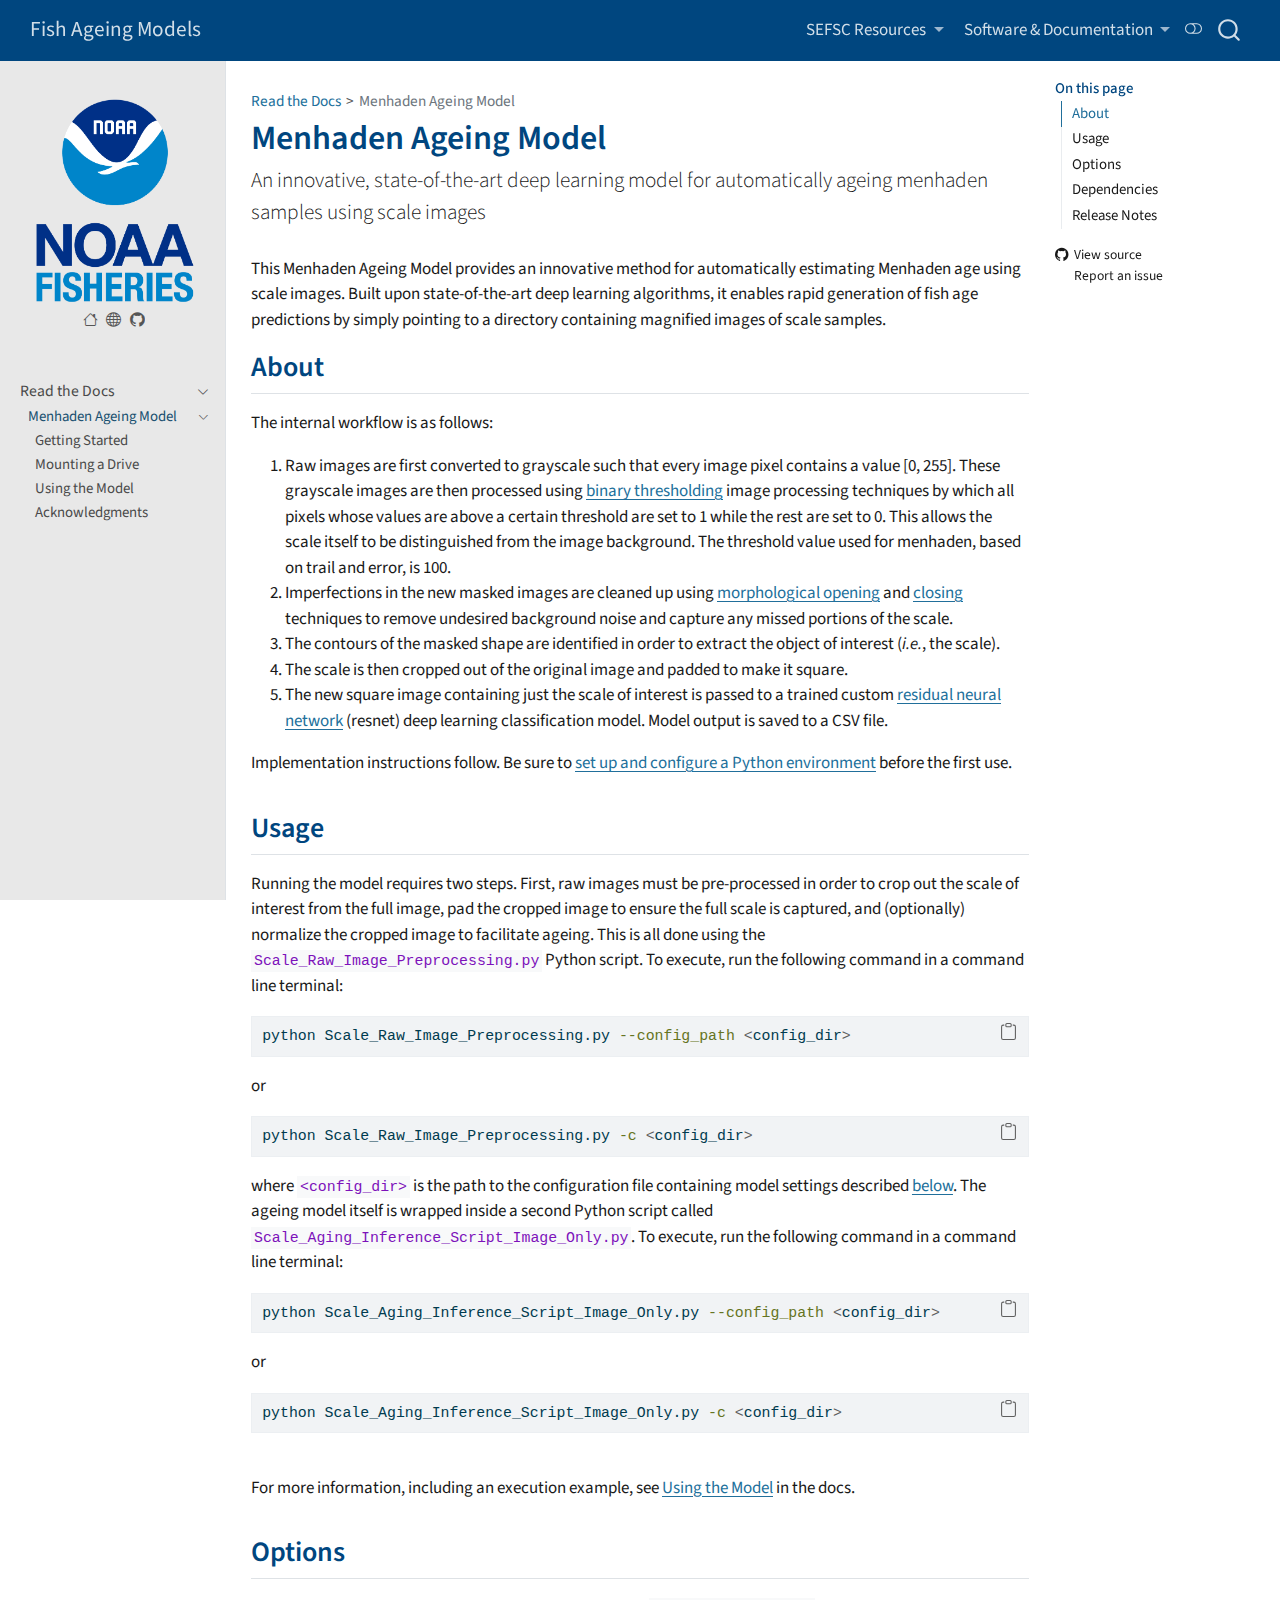
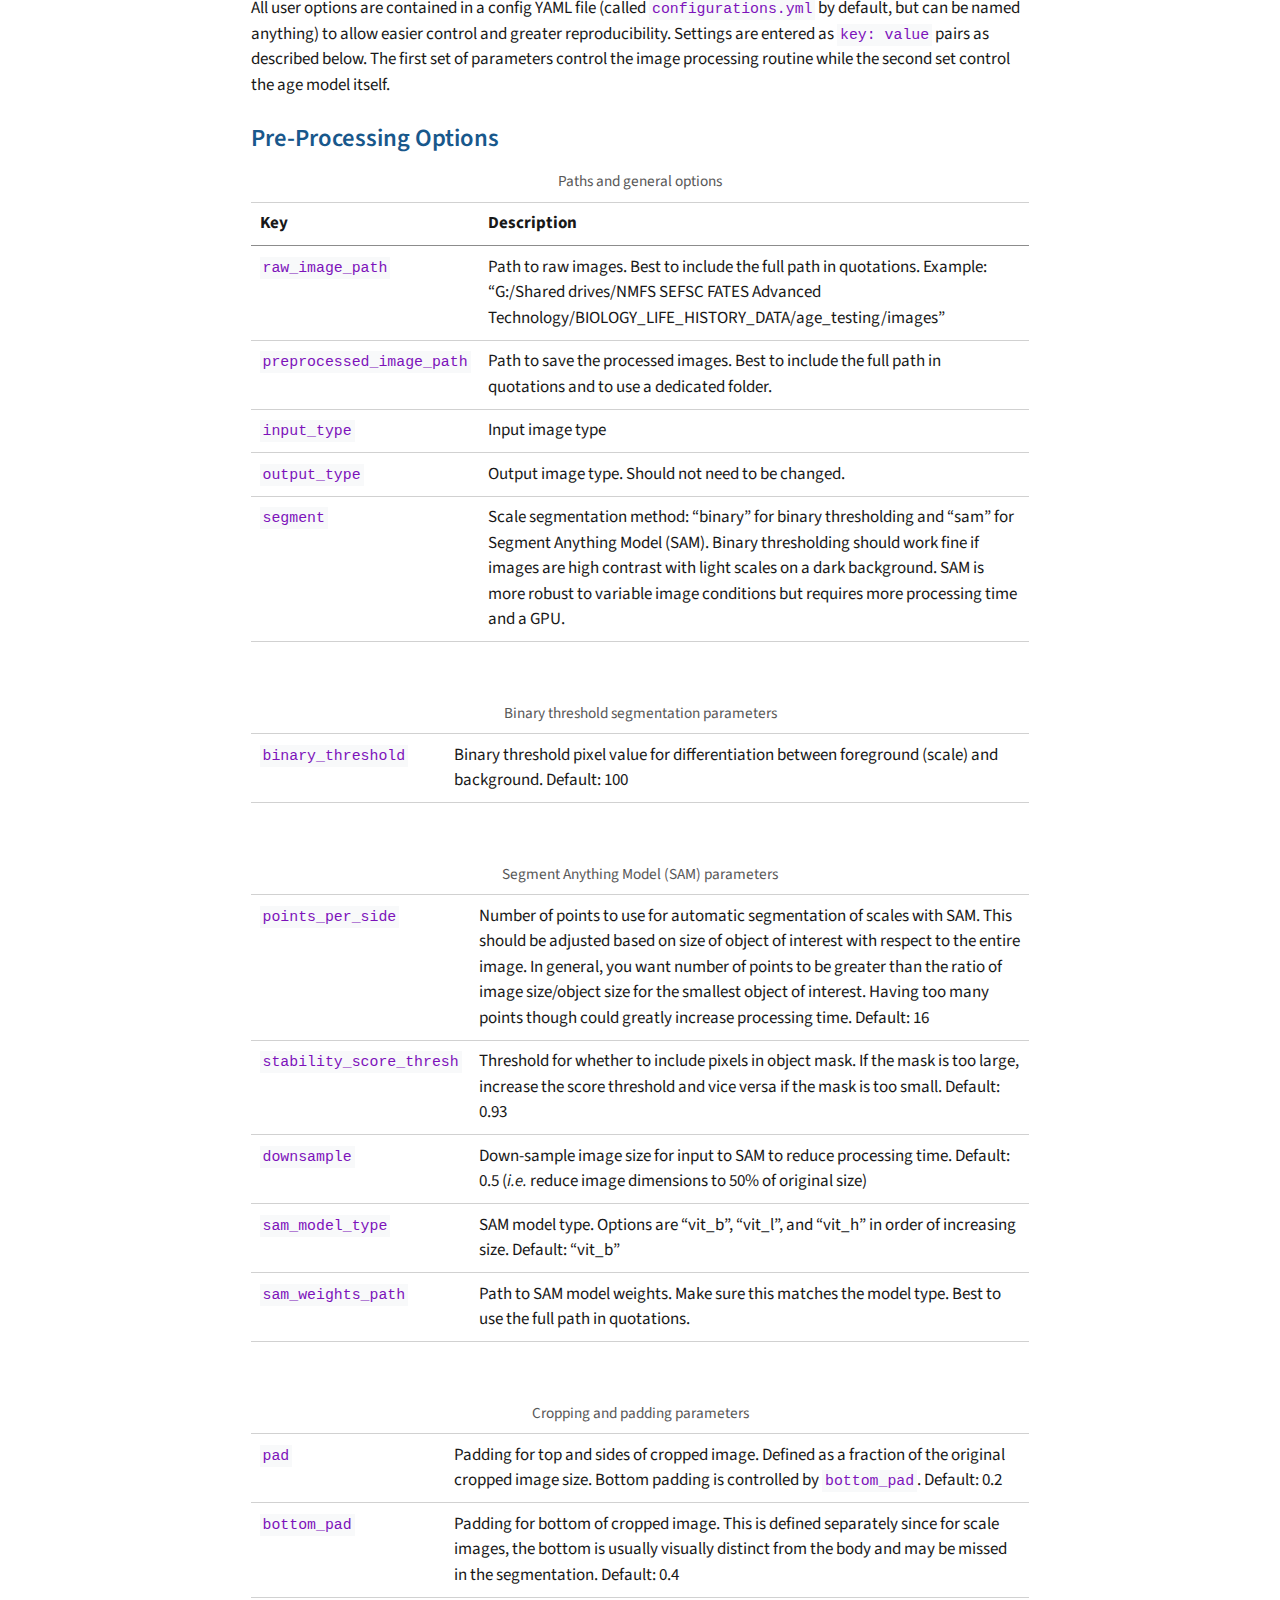
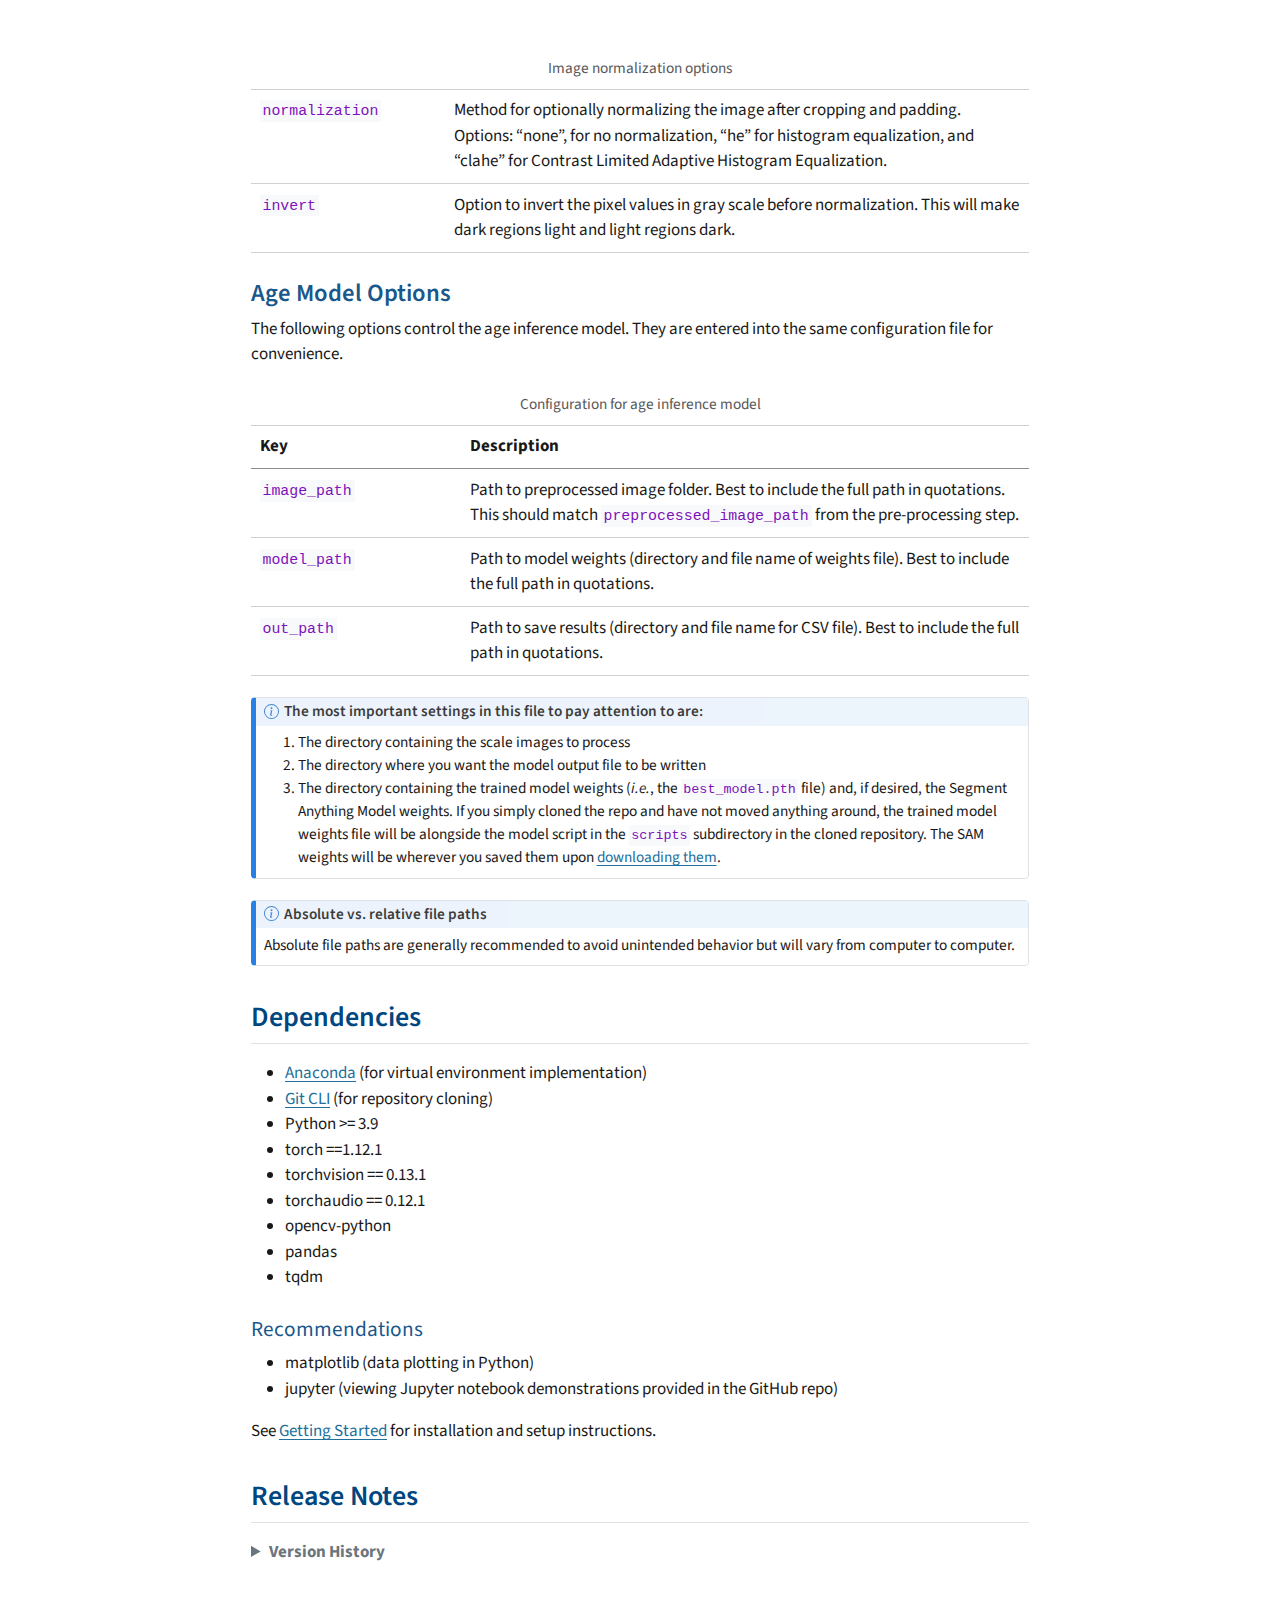
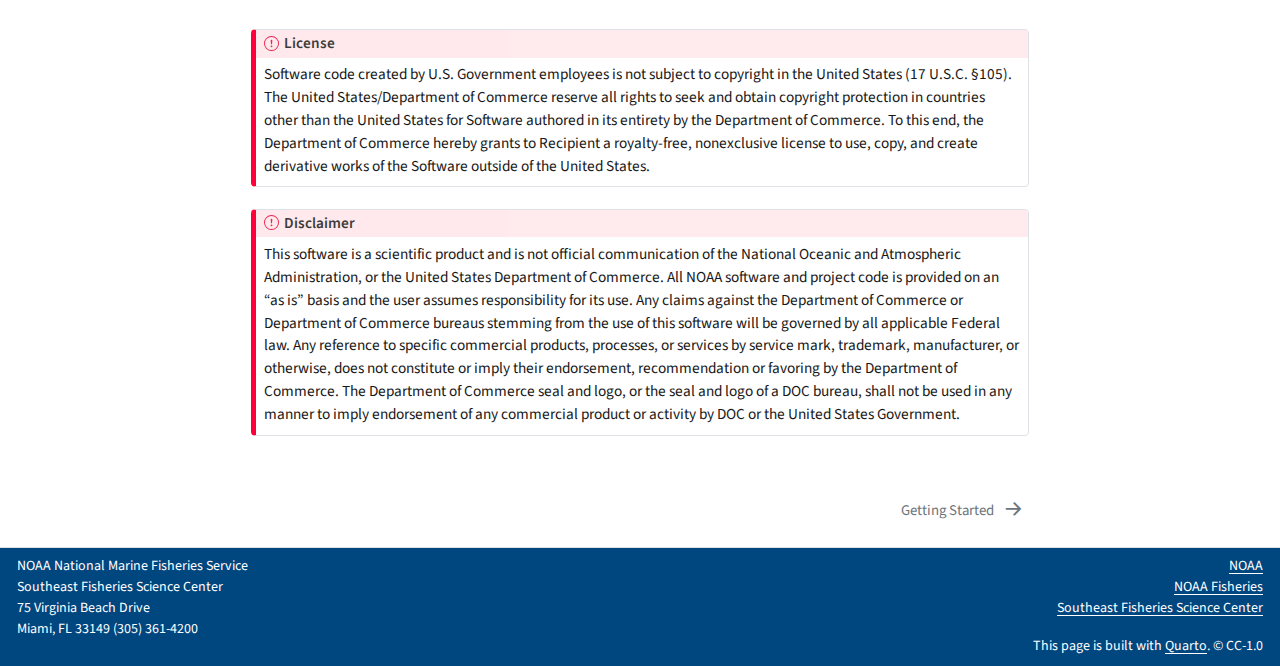
<file: content/docs/index.html>
<!DOCTYPE html>
<html xmlns="http://www.w3.org/1999/xhtml" lang="en" xml:lang="en"><head>

<meta charset="utf-8">
<meta name="generator" content="quarto-1.7.32">

<meta name="viewport" content="width=device-width, initial-scale=1.0, user-scalable=yes">


<title>Menhaden Ageing Model – Fish Ageing Models</title>
<style>
code{white-space: pre-wrap;}
span.smallcaps{font-variant: small-caps;}
div.columns{display: flex; gap: min(4vw, 1.5em);}
div.column{flex: auto; overflow-x: auto;}
div.hanging-indent{margin-left: 1.5em; text-indent: -1.5em;}
ul.task-list{list-style: none;}
ul.task-list li input[type="checkbox"] {
  width: 0.8em;
  margin: 0 0.8em 0.2em -1em; /* quarto-specific, see https://github.com/quarto-dev/quarto-cli/issues/4556 */ 
  vertical-align: middle;
}
/* CSS for syntax highlighting */
html { -webkit-text-size-adjust: 100%; }
pre > code.sourceCode { white-space: pre; position: relative; }
pre > code.sourceCode > span { display: inline-block; line-height: 1.25; }
pre > code.sourceCode > span:empty { height: 1.2em; }
.sourceCode { overflow: visible; }
code.sourceCode > span { color: inherit; text-decoration: inherit; }
div.sourceCode { margin: 1em 0; }
pre.sourceCode { margin: 0; }
@media screen {
div.sourceCode { overflow: auto; }
}
@media print {
pre > code.sourceCode { white-space: pre-wrap; }
pre > code.sourceCode > span { text-indent: -5em; padding-left: 5em; }
}
pre.numberSource code
  { counter-reset: source-line 0; }
pre.numberSource code > span
  { position: relative; left: -4em; counter-increment: source-line; }
pre.numberSource code > span > a:first-child::before
  { content: counter(source-line);
    position: relative; left: -1em; text-align: right; vertical-align: baseline;
    border: none; display: inline-block;
    -webkit-touch-callout: none; -webkit-user-select: none;
    -khtml-user-select: none; -moz-user-select: none;
    -ms-user-select: none; user-select: none;
    padding: 0 4px; width: 4em;
  }
pre.numberSource { margin-left: 3em;  padding-left: 4px; }
div.sourceCode
  {   }
@media screen {
pre > code.sourceCode > span > a:first-child::before { text-decoration: underline; }
}
</style>


<script src="../../site_libs/quarto-nav/quarto-nav.js"></script>
<script src="../../site_libs/clipboard/clipboard.min.js"></script>
<script src="../../site_libs/quarto-search/autocomplete.umd.js"></script>
<script src="../../site_libs/quarto-search/fuse.min.js"></script>
<script src="../../site_libs/quarto-search/quarto-search.js"></script>
<meta name="quarto:offset" content="../../">
<link href="../../content/docs/setup.html" rel="next">
<link href="../../theme/images/favicon.png" rel="icon" type="image/png">
<script src="../../site_libs/quarto-html/quarto.js" type="module"></script>
<script src="../../site_libs/quarto-html/tabsets/tabsets.js" type="module"></script>
<script src="../../site_libs/quarto-html/popper.min.js"></script>
<script src="../../site_libs/quarto-html/tippy.umd.min.js"></script>
<script src="../../site_libs/quarto-html/anchor.min.js"></script>
<link href="../../site_libs/quarto-html/tippy.css" rel="stylesheet">
<link href="../../site_libs/quarto-html/quarto-syntax-highlighting-37eea08aefeeee20ff55810ff984fec1.css" rel="stylesheet" class="quarto-color-scheme" id="quarto-text-highlighting-styles">
<link href="../../site_libs/quarto-html/quarto-syntax-highlighting-dark-2fef5ea3f8957b3e4ecc936fc74692ca.css" rel="stylesheet" class="quarto-color-scheme quarto-color-alternate" id="quarto-text-highlighting-styles">
<link href="../../site_libs/quarto-html/quarto-syntax-highlighting-37eea08aefeeee20ff55810ff984fec1.css" rel="stylesheet" class="quarto-color-scheme-extra" id="quarto-text-highlighting-styles">
<script src="../../site_libs/bootstrap/bootstrap.min.js"></script>
<link href="../../site_libs/bootstrap/bootstrap-icons.css" rel="stylesheet">
<link href="../../site_libs/bootstrap/bootstrap-6221b5c51817e989309ffdd424e298b2.min.css" rel="stylesheet" append-hash="true" class="quarto-color-scheme" id="quarto-bootstrap" data-mode="light">
<link href="../../site_libs/bootstrap/bootstrap-dark-c49a14756366245c53d0d43ed76454a6.min.css" rel="stylesheet" append-hash="true" class="quarto-color-scheme quarto-color-alternate" id="quarto-bootstrap" data-mode="dark">
<link href="../../site_libs/bootstrap/bootstrap-6221b5c51817e989309ffdd424e298b2.min.css" rel="stylesheet" append-hash="true" class="quarto-color-scheme-extra" id="quarto-bootstrap" data-mode="light">
<script id="quarto-search-options" type="application/json">{
  "location": "navbar",
  "copy-button": false,
  "collapse-after": 3,
  "panel-placement": "end",
  "type": "overlay",
  "limit": 50,
  "keyboard-shortcut": [
    "f",
    "/",
    "s"
  ],
  "show-item-context": false,
  "language": {
    "search-no-results-text": "No results",
    "search-matching-documents-text": "matching documents",
    "search-copy-link-title": "Copy link to search",
    "search-hide-matches-text": "Hide additional matches",
    "search-more-match-text": "more match in this document",
    "search-more-matches-text": "more matches in this document",
    "search-clear-button-title": "Clear",
    "search-text-placeholder": "",
    "search-detached-cancel-button-title": "Cancel",
    "search-submit-button-title": "Submit",
    "search-label": "Search"
  }
}</script>


</head>

<body class="nav-sidebar docked nav-fixed quarto-light"><script id="quarto-html-before-body" type="application/javascript">
    const toggleBodyColorMode = (bsSheetEl) => {
      const mode = bsSheetEl.getAttribute("data-mode");
      const bodyEl = window.document.querySelector("body");
      if (mode === "dark") {
        bodyEl.classList.add("quarto-dark");
        bodyEl.classList.remove("quarto-light");
      } else {
        bodyEl.classList.add("quarto-light");
        bodyEl.classList.remove("quarto-dark");
      }
    }
    const toggleBodyColorPrimary = () => {
      const bsSheetEl = window.document.querySelector("link#quarto-bootstrap:not([rel=disabled-stylesheet])");
      if (bsSheetEl) {
        toggleBodyColorMode(bsSheetEl);
      }
    }
    const setColorSchemeToggle = (alternate) => {
      const toggles = window.document.querySelectorAll('.quarto-color-scheme-toggle');
      for (let i=0; i < toggles.length; i++) {
        const toggle = toggles[i];
        if (toggle) {
          if (alternate) {
            toggle.classList.add("alternate");
          } else {
            toggle.classList.remove("alternate");
          }
        }
      }
    };
    const toggleColorMode = (alternate) => {
      // Switch the stylesheets
      const primaryStylesheets = window.document.querySelectorAll('link.quarto-color-scheme:not(.quarto-color-alternate)');
      const alternateStylesheets = window.document.querySelectorAll('link.quarto-color-scheme.quarto-color-alternate');
      manageTransitions('#quarto-margin-sidebar .nav-link', false);
      if (alternate) {
        // note: dark is layered on light, we don't disable primary!
        enableStylesheet(alternateStylesheets);
        for (const sheetNode of alternateStylesheets) {
          if (sheetNode.id === "quarto-bootstrap") {
            toggleBodyColorMode(sheetNode);
          }
        }
      } else {
        disableStylesheet(alternateStylesheets);
        enableStylesheet(primaryStylesheets)
        toggleBodyColorPrimary();
      }
      manageTransitions('#quarto-margin-sidebar .nav-link', true);
      // Switch the toggles
      setColorSchemeToggle(alternate)
      // Hack to workaround the fact that safari doesn't
      // properly recolor the scrollbar when toggling (#1455)
      if (navigator.userAgent.indexOf('Safari') > 0 && navigator.userAgent.indexOf('Chrome') == -1) {
        manageTransitions("body", false);
        window.scrollTo(0, 1);
        setTimeout(() => {
          window.scrollTo(0, 0);
          manageTransitions("body", true);
        }, 40);
      }
    }
    const disableStylesheet = (stylesheets) => {
      for (let i=0; i < stylesheets.length; i++) {
        const stylesheet = stylesheets[i];
        stylesheet.rel = 'disabled-stylesheet';
      }
    }
    const enableStylesheet = (stylesheets) => {
      for (let i=0; i < stylesheets.length; i++) {
        const stylesheet = stylesheets[i];
        if(stylesheet.rel !== 'stylesheet') { // for Chrome, which will still FOUC without this check
          stylesheet.rel = 'stylesheet';
        }
      }
    }
    const manageTransitions = (selector, allowTransitions) => {
      const els = window.document.querySelectorAll(selector);
      for (let i=0; i < els.length; i++) {
        const el = els[i];
        if (allowTransitions) {
          el.classList.remove('notransition');
        } else {
          el.classList.add('notransition');
        }
      }
    }
    const isFileUrl = () => {
      return window.location.protocol === 'file:';
    }
    const hasAlternateSentinel = () => {
      let styleSentinel = getColorSchemeSentinel();
      if (styleSentinel !== null) {
        return styleSentinel === "alternate";
      } else {
        return false;
      }
    }
    const setStyleSentinel = (alternate) => {
      const value = alternate ? "alternate" : "default";
      if (!isFileUrl()) {
        window.localStorage.setItem("quarto-color-scheme", value);
      } else {
        localAlternateSentinel = value;
      }
    }
    const getColorSchemeSentinel = () => {
      if (!isFileUrl()) {
        const storageValue = window.localStorage.getItem("quarto-color-scheme");
        return storageValue != null ? storageValue : localAlternateSentinel;
      } else {
        return localAlternateSentinel;
      }
    }
    const toggleGiscusIfUsed = (isAlternate, darkModeDefault) => {
      const baseTheme = document.querySelector('#giscus-base-theme')?.value ?? 'light';
      const alternateTheme = document.querySelector('#giscus-alt-theme')?.value ?? 'dark';
      let newTheme = '';
      if(authorPrefersDark) {
        newTheme = isAlternate ? baseTheme : alternateTheme;
      } else {
        newTheme = isAlternate ? alternateTheme : baseTheme;
      }
      const changeGiscusTheme = () => {
        // From: https://github.com/giscus/giscus/issues/336
        const sendMessage = (message) => {
          const iframe = document.querySelector('iframe.giscus-frame');
          if (!iframe) return;
          iframe.contentWindow.postMessage({ giscus: message }, 'https://giscus.app');
        }
        sendMessage({
          setConfig: {
            theme: newTheme
          }
        });
      }
      const isGiscussLoaded = window.document.querySelector('iframe.giscus-frame') !== null;
      if (isGiscussLoaded) {
        changeGiscusTheme();
      }
    };
    const authorPrefersDark = false;
    const darkModeDefault = authorPrefersDark;
      document.querySelector('link#quarto-text-highlighting-styles.quarto-color-scheme-extra').rel = 'disabled-stylesheet';
      document.querySelector('link#quarto-bootstrap.quarto-color-scheme-extra').rel = 'disabled-stylesheet';
    let localAlternateSentinel = darkModeDefault ? 'alternate' : 'default';
    // Dark / light mode switch
    window.quartoToggleColorScheme = () => {
      // Read the current dark / light value
      let toAlternate = !hasAlternateSentinel();
      toggleColorMode(toAlternate);
      setStyleSentinel(toAlternate);
      toggleGiscusIfUsed(toAlternate, darkModeDefault);
      window.dispatchEvent(new Event('resize'));
    };
    // Switch to dark mode if need be
    if (hasAlternateSentinel()) {
      toggleColorMode(true);
    } else {
      toggleColorMode(false);
    }
  </script>

<div id="quarto-search-results"></div>
  <header id="quarto-header" class="headroom fixed-top">
    <nav class="navbar navbar-expand-lg " data-bs-theme="dark">
      <div class="navbar-container container-fluid">
      <div class="navbar-brand-container mx-auto">
    <a class="navbar-brand" href="../../index.html">
    <span class="navbar-title">Fish Ageing Models</span>
    </a>
  </div>
            <div id="quarto-search" class="" title="Search"></div>
          <button class="navbar-toggler" type="button" data-bs-toggle="collapse" data-bs-target="#navbarCollapse" aria-controls="navbarCollapse" role="menu" aria-expanded="false" aria-label="Toggle navigation" onclick="if (window.quartoToggleHeadroom) { window.quartoToggleHeadroom(); }">
  <span class="navbar-toggler-icon"></span>
</button>
          <div class="collapse navbar-collapse" id="navbarCollapse">
            <ul class="navbar-nav navbar-nav-scroll ms-auto">
  <li class="nav-item dropdown ">
    <a class="nav-link dropdown-toggle" href="#" id="nav-menu-sefsc-resources" role="link" data-bs-toggle="dropdown" aria-expanded="false">
 <span class="menu-text">SEFSC Resources</span>
    </a>
    <ul class="dropdown-menu dropdown-menu-end" aria-labelledby="nav-menu-sefsc-resources">    
        <li>
    <a class="dropdown-item" href="https://www.fisheries.noaa.gov/contact/southeast-fisheries-science-center">
 <span class="dropdown-text">SEFSC Homepage</span></a>
  </li>  
        <li>
    <a class="dropdown-item" href="https://nmfs-opensci.github.io/">
 <span class="dropdown-text">NOAA Fisheries Open Science</span></a>
  </li>  
    </ul>
  </li>
  <li class="nav-item dropdown ">
    <a class="nav-link dropdown-toggle" href="#" id="nav-menu-software--documentation" role="link" data-bs-toggle="dropdown" aria-expanded="false">
 <span class="menu-text">Software &amp; Documentation</span>
    </a>
    <ul class="dropdown-menu dropdown-menu-end" aria-labelledby="nav-menu-software--documentation">    
        <li>
    <a class="dropdown-item" href="https://github.com/sefsc">
 <span class="dropdown-text">SEFSC GitHub Organization</span></a>
  </li>  
        <li>
    <a class="dropdown-item" href="https://noaa-fisheries-integrated-toolbox.github.io/">
 <span class="dropdown-text">NOAA Fisheries Integrated Toolbox</span></a>
  </li>  
    </ul>
  </li>
</ul>
          </div> <!-- /navcollapse -->
            <div class="quarto-navbar-tools">
  <a href="" class="quarto-color-scheme-toggle quarto-navigation-tool  px-1" onclick="window.quartoToggleColorScheme(); return false;" title="Toggle dark mode"><i class="bi"></i></a>
</div>
      </div> <!-- /container-fluid -->
    </nav>
  <nav class="quarto-secondary-nav">
    <div class="container-fluid d-flex">
      <button type="button" class="quarto-btn-toggle btn" data-bs-toggle="collapse" role="button" data-bs-target=".quarto-sidebar-collapse-item" aria-controls="quarto-sidebar" aria-expanded="false" aria-label="Toggle sidebar navigation" onclick="if (window.quartoToggleHeadroom) { window.quartoToggleHeadroom(); }">
        <i class="bi bi-layout-text-sidebar-reverse"></i>
      </button>
        <nav class="quarto-page-breadcrumbs" aria-label="breadcrumb"><ol class="breadcrumb"><li class="breadcrumb-item"><a href="../../content/docs/index.html">Read the Docs</a></li><li class="breadcrumb-item"><a href="../../content/docs/index.html">Menhaden Ageing Model</a></li></ol></nav>
        <a class="flex-grow-1" role="navigation" data-bs-toggle="collapse" data-bs-target=".quarto-sidebar-collapse-item" aria-controls="quarto-sidebar" aria-expanded="false" aria-label="Toggle sidebar navigation" onclick="if (window.quartoToggleHeadroom) { window.quartoToggleHeadroom(); }">      
        </a>
      <button type="button" class="btn quarto-search-button" aria-label="Search" onclick="window.quartoOpenSearch();">
        <i class="bi bi-search"></i>
      </button>
    </div>
  </nav>
</header>
<!-- content -->
<div id="quarto-content" class="quarto-container page-columns page-rows-contents page-layout-full page-navbar">
<!-- sidebar -->
  <nav id="quarto-sidebar" class="sidebar collapse collapse-horizontal quarto-sidebar-collapse-item sidebar-navigation docked overflow-auto">
    <div class="pt-lg-2 mt-2 text-center sidebar-header">
      <a href="../../index.html" class="sidebar-logo-link">
      <img src="../../theme/images/NOAA_FISHERIES_logoV.png" alt="" class="sidebar-logo py-0 d-lg-inline d-none">
      </a>
      <div class="sidebar-tools-main tools-wide">
    <a href="https://noaa.gov" title="NOAA Home" class="quarto-navigation-tool px-1" aria-label="NOAA Home"><i class="bi bi-house"></i></a>
    <a href="https://www.fisheries.noaa.gov/contact/southeast-fisheries-science-center" title="NOAA Southeast Fisheries Science Center" class="quarto-navigation-tool px-1" aria-label="NOAA Southeast Fisheries Science Center"><i class="bi bi-globe"></i></a>
    <a href="https://github.com/SEFSC" title="SEFSC GitHub" class="quarto-navigation-tool px-1" aria-label="SEFSC GitHub"><i class="bi bi-github"></i></a>
</div>
      </div>
        <div class="mt-2 flex-shrink-0 align-items-center">
        <div class="sidebar-search">
        <div id="quarto-search" class="" title="Search"></div>
        </div>
        </div>
    <div class="sidebar-menu-container"> 
    <ul class="list-unstyled mt-1">
        <li class="sidebar-item sidebar-item-section">
      <div class="sidebar-item-container"> 
            <a class="sidebar-item-text sidebar-link text-start" data-bs-toggle="collapse" data-bs-target="#quarto-sidebar-section-1" role="navigation" aria-expanded="true">
 <span class="menu-text">Read the Docs</span></a>
          <a class="sidebar-item-toggle text-start" data-bs-toggle="collapse" data-bs-target="#quarto-sidebar-section-1" role="navigation" aria-expanded="true" aria-label="Toggle section">
            <i class="bi bi-chevron-right ms-2"></i>
          </a> 
      </div>
      <ul id="quarto-sidebar-section-1" class="collapse list-unstyled sidebar-section depth1 show">  
          <li class="sidebar-item sidebar-item-section">
      <div class="sidebar-item-container"> 
            <a href="../../content/docs/index.html" class="sidebar-item-text sidebar-link active">
 <span class="menu-text">Menhaden Ageing Model</span></a>
          <a class="sidebar-item-toggle text-start" data-bs-toggle="collapse" data-bs-target="#quarto-sidebar-section-2" role="navigation" aria-expanded="true" aria-label="Toggle section">
            <i class="bi bi-chevron-right ms-2"></i>
          </a> 
      </div>
      <ul id="quarto-sidebar-section-2" class="collapse list-unstyled sidebar-section depth2 show">  
          <li class="sidebar-item">
  <div class="sidebar-item-container"> 
  <a href="../../content/docs/setup.html" class="sidebar-item-text sidebar-link">
 <span class="menu-text">Getting Started</span></a>
  </div>
</li>
          <li class="sidebar-item">
  <div class="sidebar-item-container"> 
  <a href="../../content/docs/mount.html" class="sidebar-item-text sidebar-link">
 <span class="menu-text">Mounting a Drive</span></a>
  </div>
</li>
          <li class="sidebar-item">
  <div class="sidebar-item-container"> 
  <a href="../../content/docs/usage.html" class="sidebar-item-text sidebar-link">
 <span class="menu-text">Using the Model</span></a>
  </div>
</li>
          <li class="sidebar-item">
  <div class="sidebar-item-container"> 
  <a href="../../content/docs/acknowledgements.html" class="sidebar-item-text sidebar-link">
 <span class="menu-text">Acknowledgments</span></a>
  </div>
</li>
      </ul>
  </li>
      </ul>
  </li>
    </ul>
    </div>
</nav>
<div id="quarto-sidebar-glass" class="quarto-sidebar-collapse-item" data-bs-toggle="collapse" data-bs-target=".quarto-sidebar-collapse-item"></div>
<!-- margin-sidebar -->
    <div id="quarto-margin-sidebar" class="sidebar margin-sidebar">
        <nav id="TOC" role="doc-toc" class="toc-active">
    <h2 id="toc-title">On this page</h2>
   
  <ul>
  <li><a href="#about" id="toc-about" class="nav-link active" data-scroll-target="#about">About</a></li>
  <li><a href="#usage" id="toc-usage" class="nav-link" data-scroll-target="#usage">Usage</a></li>
  <li><a href="#options" id="toc-options" class="nav-link" data-scroll-target="#options">Options</a>
  <ul class="collapse">
  <li><a href="#pre-processing-options" id="toc-pre-processing-options" class="nav-link" data-scroll-target="#pre-processing-options">Pre-Processing Options</a></li>
  <li><a href="#age-model-options" id="toc-age-model-options" class="nav-link" data-scroll-target="#age-model-options">Age Model Options</a></li>
  </ul></li>
  <li><a href="#dependencies" id="toc-dependencies" class="nav-link" data-scroll-target="#dependencies">Dependencies</a></li>
  <li><a href="#release-notes" id="toc-release-notes" class="nav-link" data-scroll-target="#release-notes">Release Notes</a></li>
  </ul>
<div class="toc-actions"><ul><li><a href="https://github.com/SEFSC/FATES-BLH-OtolithAgeing/blob/docs/content/docs/index.qmd" class="toc-action"><i class="bi bi-github"></i>View source</a></li><li><a href="https://github.com/SEFSC/FATES-BLH-OtolithAgeing/issues/new" class="toc-action"><i class="bi empty"></i>Report an issue</a></li></ul></div></nav>
    </div>
<!-- main -->
<main class="content column-body" id="quarto-document-content">


<header id="title-block-header" class="quarto-title-block default"><nav class="quarto-page-breadcrumbs quarto-title-breadcrumbs d-none d-lg-block" aria-label="breadcrumb"><ol class="breadcrumb"><li class="breadcrumb-item"><a href="../../content/docs/index.html">Read the Docs</a></li><li class="breadcrumb-item"><a href="../../content/docs/index.html">Menhaden Ageing Model</a></li></ol></nav>
<div class="quarto-title">
<h1 class="title">Menhaden Ageing Model</h1>
<p class="subtitle lead">An innovative, state-of-the-art deep learning model for automatically ageing menhaden samples using scale images</p>
</div>



<div class="quarto-title-meta column-body">

    
  
    
  </div>
  


</header>


<p>This Menhaden Ageing Model provides an innovative method for automatically estimating Menhaden age using scale images. Built upon state-of-the-art deep learning algorithms, it enables rapid generation of fish age predictions by simply pointing to a directory containing magnified images of scale samples.</p>
<section id="about" class="level2">
<h2 class="anchored" data-anchor-id="about">About</h2>
<p>The internal workflow is as follows:</p>
<ol type="1">
<li>Raw images are first converted to grayscale such that every image pixel contains a value [0, 255]. These grayscale images are then processed using <a href="https://en.wikipedia.org/wiki/Thresholding_(image_processing)">binary thresholding</a> image processing techniques by which all pixels whose values are above a certain threshold are set to 1 while the rest are set to 0. This allows the scale itself to be distinguished from the image background. The threshold value used for menhaden, based on trail and error, is 100.</li>
<li>Imperfections in the new masked images are cleaned up using <a href="https://en.wikipedia.org/wiki/Opening_(morphology)">morphological opening</a> and <a href="https://en.wikipedia.org/wiki/Closing_(morphology)">closing</a> techniques to remove undesired background noise and capture any missed portions of the scale.</li>
<li>The contours of the masked shape are identified in order to extract the object of interest (<em>i.e.</em>, the scale).</li>
<li>The scale is then cropped out of the original image and padded to make it square.</li>
<li>The new square image containing just the scale of interest is passed to a trained custom <a href="https://en.wikipedia.org/wiki/Residual_neural_network">residual neural network</a> (resnet) deep learning classification model. Model output is saved to a CSV file.</li>
</ol>
<p>Implementation instructions follow. Be sure to <a href="content/docs/setup.qmd">set up and configure a Python environment</a> before the first use.</p>
</section>
<section id="usage" class="level2">
<h2 class="anchored" data-anchor-id="usage">Usage</h2>
<p>Running the model requires two steps. First, raw images must be pre-processed in order to crop out the scale of interest from the full image, pad the cropped image to ensure the full scale is captured, and (optionally) normalize the cropped image to facilitate ageing. This is all done using the <code>Scale_Raw_Image_Preprocessing.py</code> Python script. To execute, run the following command in a command line terminal:</p>
<div class="sourceCode" id="cb1"><pre class="sourceCode bash code-with-copy"><code class="sourceCode bash"><span id="cb1-1"><a href="#cb1-1" aria-hidden="true" tabindex="-1"></a><span class="ex">python</span> Scale_Raw_Image_Preprocessing.py <span class="at">--config_path</span> <span class="op">&lt;</span>config_dir<span class="op">&gt;</span></span></code><button title="Copy to Clipboard" class="code-copy-button"><i class="bi"></i></button></pre></div>
<p>or</p>
<div class="sourceCode" id="cb2"><pre class="sourceCode bash code-with-copy"><code class="sourceCode bash"><span id="cb2-1"><a href="#cb2-1" aria-hidden="true" tabindex="-1"></a><span class="ex">python</span> Scale_Raw_Image_Preprocessing.py <span class="at">-c</span> <span class="op">&lt;</span>config_dir<span class="op">&gt;</span></span></code><button title="Copy to Clipboard" class="code-copy-button"><i class="bi"></i></button></pre></div>
<p>where <code>&lt;config_dir&gt;</code> is the path to the configuration file containing model settings described <a href="#options">below</a>. The ageing model itself is wrapped inside a second Python script called <code>Scale_Aging_Inference_Script_Image_Only.py</code>. To execute, run the following command in a command line terminal:</p>
<div class="sourceCode" id="cb3"><pre class="sourceCode bash code-with-copy"><code class="sourceCode bash"><span id="cb3-1"><a href="#cb3-1" aria-hidden="true" tabindex="-1"></a><span class="ex">python</span> Scale_Aging_Inference_Script_Image_Only.py <span class="at">--config_path</span> <span class="op">&lt;</span>config_dir<span class="op">&gt;</span></span></code><button title="Copy to Clipboard" class="code-copy-button"><i class="bi"></i></button></pre></div>
<p>or</p>
<div class="sourceCode" id="cb4"><pre class="sourceCode bash code-with-copy"><code class="sourceCode bash"><span id="cb4-1"><a href="#cb4-1" aria-hidden="true" tabindex="-1"></a><span class="ex">python</span> Scale_Aging_Inference_Script_Image_Only.py <span class="at">-c</span> <span class="op">&lt;</span>config_dir<span class="op">&gt;</span></span></code><button title="Copy to Clipboard" class="code-copy-button"><i class="bi"></i></button></pre></div>
<p><br> For more information, including an execution example, see <a href="content/docs/usage.qmd">Using the Model</a> in the docs.</p>
</section>
<section id="options" class="level2">
<h2 class="anchored" data-anchor-id="options">Options</h2>
<p>All user options are contained in a config YAML file (called <code>configurations.yml</code> by default, but can be named anything) to allow easier control and greater reproducibility. Settings are entered as <code>key: value</code> pairs as described below. The first set of parameters control the image processing routine while the second set control the age model itself.</p>
<section id="pre-processing-options" class="level3">
<h3 class="anchored" data-anchor-id="pre-processing-options">Pre-Processing Options</h3>
<table class="caption-top table">
<caption>Paths and general options</caption>
<colgroup>
<col style="width: 25%">
<col style="width: 75%">
</colgroup>
<thead>
<tr class="header">
<th>Key</th>
<th>Description</th>
</tr>
</thead>
<tbody>
<tr class="odd">
<td><code>raw_image_path</code></td>
<td>Path to raw images. Best to include the full path in quotations. Example: “G:/Shared drives/NMFS SEFSC FATES Advanced Technology/BIOLOGY_LIFE_HISTORY_DATA/age_testing/images”</td>
</tr>
<tr class="even">
<td><code>preprocessed_image_path</code></td>
<td>Path to save the processed images. Best to include the full path in quotations and to use a dedicated folder.</td>
</tr>
<tr class="odd">
<td><code>input_type</code></td>
<td>Input image type</td>
</tr>
<tr class="even">
<td><code>output_type</code></td>
<td>Output image type. Should not need to be changed.</td>
</tr>
<tr class="odd">
<td><code>segment</code></td>
<td>Scale segmentation method: “binary” for binary thresholding and “sam” for Segment Anything Model (SAM). Binary thresholding should work fine if images are high contrast with light scales on a dark background. SAM is more robust to variable image conditions but requires more processing time and a GPU.</td>
</tr>
</tbody>
</table>
<p><br></p>
<table class="caption-top table">
<caption>Binary threshold segmentation parameters</caption>
<colgroup>
<col style="width: 25%">
<col style="width: 75%">
</colgroup>
<tbody>
<tr class="odd">
<td><code>binary_threshold</code></td>
<td>Binary threshold pixel value for differentiation between foreground (scale) and background. Default: 100</td>
</tr>
</tbody>
</table>
<p><br></p>
<table class="caption-top table">
<caption>Segment Anything Model (SAM) parameters</caption>
<colgroup>
<col style="width: 25%">
<col style="width: 75%">
</colgroup>
<tbody>
<tr class="odd">
<td><code>points_per_side</code></td>
<td>Number of points to use for automatic segmentation of scales with SAM. This should be adjusted based on size of object of interest with respect to the entire image. In general, you want number of points to be greater than the ratio of image size/object size for the smallest object of interest. Having too many points though could greatly increase processing time. Default: 16</td>
</tr>
<tr class="even">
<td><code>stability_score_thresh</code></td>
<td>Threshold for whether to include pixels in object mask. If the mask is too large, increase the score threshold and vice versa if the mask is too small. Default: 0.93</td>
</tr>
<tr class="odd">
<td><code>downsample</code></td>
<td>Down-sample image size for input to SAM to reduce processing time. Default: 0.5 (<em>i.e.</em> reduce image dimensions to 50% of original size)</td>
</tr>
<tr class="even">
<td><code>sam_model_type</code></td>
<td>SAM model type. Options are “vit_b”, “vit_l”, and “vit_h” in order of increasing size. Default: “vit_b”</td>
</tr>
<tr class="odd">
<td><code>sam_weights_path</code></td>
<td>Path to SAM model weights. Make sure this matches the model type. Best to use the full path in quotations.</td>
</tr>
</tbody>
</table>
<p><br></p>
<table class="caption-top table">
<caption>Cropping and padding parameters</caption>
<colgroup>
<col style="width: 25%">
<col style="width: 75%">
</colgroup>
<tbody>
<tr class="odd">
<td><code>pad</code></td>
<td>Padding for top and sides of cropped image. Defined as a fraction of the original cropped image size. Bottom padding is controlled by <code>bottom_pad</code>. Default: 0.2</td>
</tr>
<tr class="even">
<td><code>bottom_pad</code></td>
<td>Padding for bottom of cropped image. This is defined separately since for scale images, the bottom is usually visually distinct from the body and may be missed in the segmentation. Default: 0.4</td>
</tr>
</tbody>
</table>
<p><br></p>
<table class="caption-top table">
<caption>Image normalization options</caption>
<colgroup>
<col style="width: 25%">
<col style="width: 75%">
</colgroup>
<tbody>
<tr class="odd">
<td><code>normalization</code></td>
<td>Method for optionally normalizing the image after cropping and padding. Options: “none”, for no normalization, “he” for histogram equalization, and “clahe” for Contrast Limited Adaptive Histogram Equalization.</td>
</tr>
<tr class="even">
<td><code>invert</code></td>
<td>Option to invert the pixel values in gray scale before normalization. This will make dark regions light and light regions dark.</td>
</tr>
</tbody>
</table>
</section>
<section id="age-model-options" class="level3">
<h3 class="anchored" data-anchor-id="age-model-options">Age Model Options</h3>
<p>The following options control the age inference model. They are entered into the same configuration file for convenience.</p>
<table class="caption-top table">
<caption>Configuration for age inference model</caption>
<colgroup>
<col style="width: 27%">
<col style="width: 74%">
</colgroup>
<thead>
<tr class="header">
<th>Key</th>
<th>Description</th>
</tr>
</thead>
<tbody>
<tr class="odd">
<td><code>image_path</code></td>
<td>Path to preprocessed image folder. Best to include the full path in quotations. This should match <code>preprocessed_image_path</code> from the pre-processing step.</td>
</tr>
<tr class="even">
<td><code>model_path</code></td>
<td>Path to model weights (directory and file name of weights file). Best to include the full path in quotations.</td>
</tr>
<tr class="odd">
<td><code>out_path</code></td>
<td>Path to save results (directory and file name for CSV file). Best to include the full path in quotations.</td>
</tr>
</tbody>
</table>
<div class="callout callout-style-default callout-note callout-titled" title="The most important settings in this file to pay attention to are:">
<div class="callout-header d-flex align-content-center">
<div class="callout-icon-container">
<i class="callout-icon"></i>
</div>
<div class="callout-title-container flex-fill">
The most important settings in this file to pay attention to are:
</div>
</div>
<div class="callout-body-container callout-body">
<ol type="1">
<li>The directory containing the scale images to process</li>
<li>The directory where you want the model output file to be written</li>
<li>The directory containing the trained model weights (<em>i.e.</em>, the <code>best_model.pth</code> file) and, if desired, the Segment Anything Model weights. If you simply cloned the repo and have not moved anything around, the trained model weights file will be alongside the model script in the <code>scripts</code> subdirectory in the cloned repository. The SAM weights will be wherever you saved them upon <a href="../../content/docs/setup.html#clone-the-repository">downloading them</a>.</li>
</ol>
</div>
</div>
<div class="callout callout-style-default callout-note callout-titled" title="Absolute vs. relative file paths">
<div class="callout-header d-flex align-content-center">
<div class="callout-icon-container">
<i class="callout-icon"></i>
</div>
<div class="callout-title-container flex-fill">
Absolute vs.&nbsp;relative file paths
</div>
</div>
<div class="callout-body-container callout-body">
<p>Absolute file paths are generally recommended to avoid unintended behavior but will vary from computer to computer.</p>
</div>
</div>
</section>
</section>
<section id="dependencies" class="level2">
<h2 class="anchored" data-anchor-id="dependencies">Dependencies</h2>
<ul>
<li><a href="https://www.anaconda.com/">Anaconda</a> (for virtual environment implementation)</li>
<li><a href="https://git-scm.com/downloads">Git CLI</a> (for repository cloning)</li>
<li>Python &gt;= 3.9</li>
<li>torch ==1.12.1</li>
<li>torchvision == 0.13.1</li>
<li>torchaudio == 0.12.1</li>
<li>opencv-python</li>
<li>pandas</li>
<li>tqdm</li>
</ul>
<section id="recommendations" class="level4">
<h4 class="anchored" data-anchor-id="recommendations">Recommendations</h4>
<ul>
<li>matplotlib (data plotting in Python)</li>
<li>jupyter (viewing Jupyter notebook demonstrations provided in the GitHub repo)</li>
</ul>
<p>See <a href="content/docs/setup.qmd">Getting Started</a> for installation and setup instructions.</p>
</section>
</section>
<section id="release-notes" class="level2">
<h2 class="anchored" data-anchor-id="release-notes">Release Notes</h2>
<details>
<summary>
<b> Version History </b>
</summary>
<ul>
<li>
<b>2025.0.1 (BETA)</b> (May 2025): Initial version for testing with the following functionality:
<ul>
<li>
Run via command line with image, output, and model directories passed as required arguments
</li>
</ul>
</li></ul>
<ul>
<li>
<b>2025.0.2 (BETA)</b> (July 2025):
<ul>
<li>
Adds optional histogram normalization (simple histogram equalization and Contrast Limited Adaptive Histogram Equalization)
</li>
<li>
Separates image pre-processing and scale ageing into two separate scripts
</li>
<li>
Model settings and hyperparameters, including input and output file paths, are now listed in a configuration YAML file passed as a single command line argument to both Python scripts
</li>
</ul>
</li></ul>
</details>
<p><br></p>
<div class="callout callout-style-default callout-important callout-titled" title="License">
<div class="callout-header d-flex align-content-center">
<div class="callout-icon-container">
<i class="callout-icon"></i>
</div>
<div class="callout-title-container flex-fill">
License
</div>
</div>
<div class="callout-body-container callout-body">
<p>Software code created by U.S. Government employees is not subject to copyright in the United States (17 U.S.C. §105). The United States/Department of Commerce reserve all rights to seek and obtain copyright protection in countries other than the United States for Software authored in its entirety by the Department of Commerce. To this end, the Department of Commerce hereby grants to Recipient a royalty-free, nonexclusive license to use, copy, and create derivative works of the Software outside of the United States.</p>
</div>
</div>
<div class="callout callout-style-default callout-important callout-titled" title="Disclaimer">
<div class="callout-header d-flex align-content-center">
<div class="callout-icon-container">
<i class="callout-icon"></i>
</div>
<div class="callout-title-container flex-fill">
Disclaimer
</div>
</div>
<div class="callout-body-container callout-body">
<p>This software is a scientific product and is not official communication of the National Oceanic and Atmospheric Administration, or the United States Department of Commerce. All NOAA software and project code is provided on an “as is” basis and the user assumes responsibility for its use. Any claims against the Department of Commerce or Department of Commerce bureaus stemming from the use of this software will be governed by all applicable Federal law. Any reference to specific commercial products, processes, or services by service mark, trademark, manufacturer, or otherwise, does not constitute or imply their endorsement, recommendation or favoring by the Department of Commerce. The Department of Commerce seal and logo, or the seal and logo of a DOC bureau, shall not be used in any manner to imply endorsement of any commercial product or activity by DOC or the United States Government.</p>
</div>
</div>


</section>

</main> <!-- /main -->
<script id="quarto-html-after-body" type="application/javascript">
  window.document.addEventListener("DOMContentLoaded", function (event) {
    // Ensure there is a toggle, if there isn't float one in the top right
    if (window.document.querySelector('.quarto-color-scheme-toggle') === null) {
      const a = window.document.createElement('a');
      a.classList.add('top-right');
      a.classList.add('quarto-color-scheme-toggle');
      a.href = "";
      a.onclick = function() { try { window.quartoToggleColorScheme(); } catch {} return false; };
      const i = window.document.createElement("i");
      i.classList.add('bi');
      a.appendChild(i);
      window.document.body.appendChild(a);
    }
    setColorSchemeToggle(hasAlternateSentinel())
    const icon = "";
    const anchorJS = new window.AnchorJS();
    anchorJS.options = {
      placement: 'right',
      icon: icon
    };
    anchorJS.add('.anchored');
    const isCodeAnnotation = (el) => {
      for (const clz of el.classList) {
        if (clz.startsWith('code-annotation-')) {                     
          return true;
        }
      }
      return false;
    }
    const onCopySuccess = function(e) {
      // button target
      const button = e.trigger;
      // don't keep focus
      button.blur();
      // flash "checked"
      button.classList.add('code-copy-button-checked');
      var currentTitle = button.getAttribute("title");
      button.setAttribute("title", "Copied!");
      let tooltip;
      if (window.bootstrap) {
        button.setAttribute("data-bs-toggle", "tooltip");
        button.setAttribute("data-bs-placement", "left");
        button.setAttribute("data-bs-title", "Copied!");
        tooltip = new bootstrap.Tooltip(button, 
          { trigger: "manual", 
            customClass: "code-copy-button-tooltip",
            offset: [0, -8]});
        tooltip.show();    
      }
      setTimeout(function() {
        if (tooltip) {
          tooltip.hide();
          button.removeAttribute("data-bs-title");
          button.removeAttribute("data-bs-toggle");
          button.removeAttribute("data-bs-placement");
        }
        button.setAttribute("title", currentTitle);
        button.classList.remove('code-copy-button-checked');
      }, 1000);
      // clear code selection
      e.clearSelection();
    }
    const getTextToCopy = function(trigger) {
        const codeEl = trigger.previousElementSibling.cloneNode(true);
        for (const childEl of codeEl.children) {
          if (isCodeAnnotation(childEl)) {
            childEl.remove();
          }
        }
        return codeEl.innerText;
    }
    const clipboard = new window.ClipboardJS('.code-copy-button:not([data-in-quarto-modal])', {
      text: getTextToCopy
    });
    clipboard.on('success', onCopySuccess);
    if (window.document.getElementById('quarto-embedded-source-code-modal')) {
      const clipboardModal = new window.ClipboardJS('.code-copy-button[data-in-quarto-modal]', {
        text: getTextToCopy,
        container: window.document.getElementById('quarto-embedded-source-code-modal')
      });
      clipboardModal.on('success', onCopySuccess);
    }
      var localhostRegex = new RegExp(/^(?:http|https):\/\/localhost\:?[0-9]*\//);
      var mailtoRegex = new RegExp(/^mailto:/);
        var filterRegex = new RegExp("https:\/\/sefsc\.github\.io\/FATES-BLH-OtolithAgeing");
      var isInternal = (href) => {
          return filterRegex.test(href) || localhostRegex.test(href) || mailtoRegex.test(href);
      }
      // Inspect non-navigation links and adorn them if external
     var links = window.document.querySelectorAll('a[href]:not(.nav-link):not(.navbar-brand):not(.toc-action):not(.sidebar-link):not(.sidebar-item-toggle):not(.pagination-link):not(.no-external):not([aria-hidden]):not(.dropdown-item):not(.quarto-navigation-tool):not(.about-link)');
      for (var i=0; i<links.length; i++) {
        const link = links[i];
        if (!isInternal(link.href)) {
          // undo the damage that might have been done by quarto-nav.js in the case of
          // links that we want to consider external
          if (link.dataset.originalHref !== undefined) {
            link.href = link.dataset.originalHref;
          }
        }
      }
    function tippyHover(el, contentFn, onTriggerFn, onUntriggerFn) {
      const config = {
        allowHTML: true,
        maxWidth: 500,
        delay: 100,
        arrow: false,
        appendTo: function(el) {
            return el.parentElement;
        },
        interactive: true,
        interactiveBorder: 10,
        theme: 'quarto',
        placement: 'bottom-start',
      };
      if (contentFn) {
        config.content = contentFn;
      }
      if (onTriggerFn) {
        config.onTrigger = onTriggerFn;
      }
      if (onUntriggerFn) {
        config.onUntrigger = onUntriggerFn;
      }
      window.tippy(el, config); 
    }
    const noterefs = window.document.querySelectorAll('a[role="doc-noteref"]');
    for (var i=0; i<noterefs.length; i++) {
      const ref = noterefs[i];
      tippyHover(ref, function() {
        // use id or data attribute instead here
        let href = ref.getAttribute('data-footnote-href') || ref.getAttribute('href');
        try { href = new URL(href).hash; } catch {}
        const id = href.replace(/^#\/?/, "");
        const note = window.document.getElementById(id);
        if (note) {
          return note.innerHTML;
        } else {
          return "";
        }
      });
    }
    const xrefs = window.document.querySelectorAll('a.quarto-xref');
    const processXRef = (id, note) => {
      // Strip column container classes
      const stripColumnClz = (el) => {
        el.classList.remove("page-full", "page-columns");
        if (el.children) {
          for (const child of el.children) {
            stripColumnClz(child);
          }
        }
      }
      stripColumnClz(note)
      if (id === null || id.startsWith('sec-')) {
        // Special case sections, only their first couple elements
        const container = document.createElement("div");
        if (note.children && note.children.length > 2) {
          container.appendChild(note.children[0].cloneNode(true));
          for (let i = 1; i < note.children.length; i++) {
            const child = note.children[i];
            if (child.tagName === "P" && child.innerText === "") {
              continue;
            } else {
              container.appendChild(child.cloneNode(true));
              break;
            }
          }
          if (window.Quarto?.typesetMath) {
            window.Quarto.typesetMath(container);
          }
          return container.innerHTML
        } else {
          if (window.Quarto?.typesetMath) {
            window.Quarto.typesetMath(note);
          }
          return note.innerHTML;
        }
      } else {
        // Remove any anchor links if they are present
        const anchorLink = note.querySelector('a.anchorjs-link');
        if (anchorLink) {
          anchorLink.remove();
        }
        if (window.Quarto?.typesetMath) {
          window.Quarto.typesetMath(note);
        }
        if (note.classList.contains("callout")) {
          return note.outerHTML;
        } else {
          return note.innerHTML;
        }
      }
    }
    for (var i=0; i<xrefs.length; i++) {
      const xref = xrefs[i];
      tippyHover(xref, undefined, function(instance) {
        instance.disable();
        let url = xref.getAttribute('href');
        let hash = undefined; 
        if (url.startsWith('#')) {
          hash = url;
        } else {
          try { hash = new URL(url).hash; } catch {}
        }
        if (hash) {
          const id = hash.replace(/^#\/?/, "");
          const note = window.document.getElementById(id);
          if (note !== null) {
            try {
              const html = processXRef(id, note.cloneNode(true));
              instance.setContent(html);
            } finally {
              instance.enable();
              instance.show();
            }
          } else {
            // See if we can fetch this
            fetch(url.split('#')[0])
            .then(res => res.text())
            .then(html => {
              const parser = new DOMParser();
              const htmlDoc = parser.parseFromString(html, "text/html");
              const note = htmlDoc.getElementById(id);
              if (note !== null) {
                const html = processXRef(id, note);
                instance.setContent(html);
              } 
            }).finally(() => {
              instance.enable();
              instance.show();
            });
          }
        } else {
          // See if we can fetch a full url (with no hash to target)
          // This is a special case and we should probably do some content thinning / targeting
          fetch(url)
          .then(res => res.text())
          .then(html => {
            const parser = new DOMParser();
            const htmlDoc = parser.parseFromString(html, "text/html");
            const note = htmlDoc.querySelector('main.content');
            if (note !== null) {
              // This should only happen for chapter cross references
              // (since there is no id in the URL)
              // remove the first header
              if (note.children.length > 0 && note.children[0].tagName === "HEADER") {
                note.children[0].remove();
              }
              const html = processXRef(null, note);
              instance.setContent(html);
            } 
          }).finally(() => {
            instance.enable();
            instance.show();
          });
        }
      }, function(instance) {
      });
    }
        let selectedAnnoteEl;
        const selectorForAnnotation = ( cell, annotation) => {
          let cellAttr = 'data-code-cell="' + cell + '"';
          let lineAttr = 'data-code-annotation="' +  annotation + '"';
          const selector = 'span[' + cellAttr + '][' + lineAttr + ']';
          return selector;
        }
        const selectCodeLines = (annoteEl) => {
          const doc = window.document;
          const targetCell = annoteEl.getAttribute("data-target-cell");
          const targetAnnotation = annoteEl.getAttribute("data-target-annotation");
          const annoteSpan = window.document.querySelector(selectorForAnnotation(targetCell, targetAnnotation));
          const lines = annoteSpan.getAttribute("data-code-lines").split(",");
          const lineIds = lines.map((line) => {
            return targetCell + "-" + line;
          })
          let top = null;
          let height = null;
          let parent = null;
          if (lineIds.length > 0) {
              //compute the position of the single el (top and bottom and make a div)
              const el = window.document.getElementById(lineIds[0]);
              top = el.offsetTop;
              height = el.offsetHeight;
              parent = el.parentElement.parentElement;
            if (lineIds.length > 1) {
              const lastEl = window.document.getElementById(lineIds[lineIds.length - 1]);
              const bottom = lastEl.offsetTop + lastEl.offsetHeight;
              height = bottom - top;
            }
            if (top !== null && height !== null && parent !== null) {
              // cook up a div (if necessary) and position it 
              let div = window.document.getElementById("code-annotation-line-highlight");
              if (div === null) {
                div = window.document.createElement("div");
                div.setAttribute("id", "code-annotation-line-highlight");
                div.style.position = 'absolute';
                parent.appendChild(div);
              }
              div.style.top = top - 2 + "px";
              div.style.height = height + 4 + "px";
              div.style.left = 0;
              let gutterDiv = window.document.getElementById("code-annotation-line-highlight-gutter");
              if (gutterDiv === null) {
                gutterDiv = window.document.createElement("div");
                gutterDiv.setAttribute("id", "code-annotation-line-highlight-gutter");
                gutterDiv.style.position = 'absolute';
                const codeCell = window.document.getElementById(targetCell);
                const gutter = codeCell.querySelector('.code-annotation-gutter');
                gutter.appendChild(gutterDiv);
              }
              gutterDiv.style.top = top - 2 + "px";
              gutterDiv.style.height = height + 4 + "px";
            }
            selectedAnnoteEl = annoteEl;
          }
        };
        const unselectCodeLines = () => {
          const elementsIds = ["code-annotation-line-highlight", "code-annotation-line-highlight-gutter"];
          elementsIds.forEach((elId) => {
            const div = window.document.getElementById(elId);
            if (div) {
              div.remove();
            }
          });
          selectedAnnoteEl = undefined;
        };
          // Handle positioning of the toggle
      window.addEventListener(
        "resize",
        throttle(() => {
          elRect = undefined;
          if (selectedAnnoteEl) {
            selectCodeLines(selectedAnnoteEl);
          }
        }, 10)
      );
      function throttle(fn, ms) {
      let throttle = false;
      let timer;
        return (...args) => {
          if(!throttle) { // first call gets through
              fn.apply(this, args);
              throttle = true;
          } else { // all the others get throttled
              if(timer) clearTimeout(timer); // cancel #2
              timer = setTimeout(() => {
                fn.apply(this, args);
                timer = throttle = false;
              }, ms);
          }
        };
      }
        // Attach click handler to the DT
        const annoteDls = window.document.querySelectorAll('dt[data-target-cell]');
        for (const annoteDlNode of annoteDls) {
          annoteDlNode.addEventListener('click', (event) => {
            const clickedEl = event.target;
            if (clickedEl !== selectedAnnoteEl) {
              unselectCodeLines();
              const activeEl = window.document.querySelector('dt[data-target-cell].code-annotation-active');
              if (activeEl) {
                activeEl.classList.remove('code-annotation-active');
              }
              selectCodeLines(clickedEl);
              clickedEl.classList.add('code-annotation-active');
            } else {
              // Unselect the line
              unselectCodeLines();
              clickedEl.classList.remove('code-annotation-active');
            }
          });
        }
    const findCites = (el) => {
      const parentEl = el.parentElement;
      if (parentEl) {
        const cites = parentEl.dataset.cites;
        if (cites) {
          return {
            el,
            cites: cites.split(' ')
          };
        } else {
          return findCites(el.parentElement)
        }
      } else {
        return undefined;
      }
    };
    var bibliorefs = window.document.querySelectorAll('a[role="doc-biblioref"]');
    for (var i=0; i<bibliorefs.length; i++) {
      const ref = bibliorefs[i];
      const citeInfo = findCites(ref);
      if (citeInfo) {
        tippyHover(citeInfo.el, function() {
          var popup = window.document.createElement('div');
          citeInfo.cites.forEach(function(cite) {
            var citeDiv = window.document.createElement('div');
            citeDiv.classList.add('hanging-indent');
            citeDiv.classList.add('csl-entry');
            var biblioDiv = window.document.getElementById('ref-' + cite);
            if (biblioDiv) {
              citeDiv.innerHTML = biblioDiv.innerHTML;
            }
            popup.appendChild(citeDiv);
          });
          return popup.innerHTML;
        });
      }
    }
  });
  </script>
<nav class="page-navigation column-body">
  <div class="nav-page nav-page-previous">
  </div>
  <div class="nav-page nav-page-next">
      <a href="../../content/docs/setup.html" class="pagination-link" aria-label="Getting Started">
        <span class="nav-page-text">Getting Started</span> <i class="bi bi-arrow-right-short"></i>
      </a>
  </div>
</nav>
</div> <!-- /content -->
<footer class="footer">
  <div class="nav-footer">
    <div class="nav-footer-left">
<p>NOAA National Marine Fisheries Service <br> Southeast Fisheries Science Center <br> 75 Virginia Beach Drive <br> Miami, FL 33149 (305) 361-4200</p>
</div>   
    <div class="nav-footer-center">
      &nbsp;
    <div class="toc-actions d-sm-block d-md-none"><ul><li><a href="https://github.com/SEFSC/FATES-BLH-OtolithAgeing/blob/docs/content/docs/index.qmd" class="toc-action"><i class="bi bi-github"></i>View source</a></li><li><a href="https://github.com/SEFSC/FATES-BLH-OtolithAgeing/issues/new" class="toc-action"><i class="bi empty"></i>Report an issue</a></li></ul></div></div>
    <div class="nav-footer-right">
<p><a href="https://noaa.gov">NOAA</a> <br> <a href="https//fisheries.noaa.gov">NOAA Fisheries</a> <br> <a href="https://www.fisheries.noaa.gov/contact/southeast-fisheries-science-center">Southeast Fisheries Science Center</a></p>
<p>This page is built with <a href="https://quarto.org/">Quarto</a>. © CC-1.0</p>
</div>
  </div>
</footer>




</body></html>
</file>
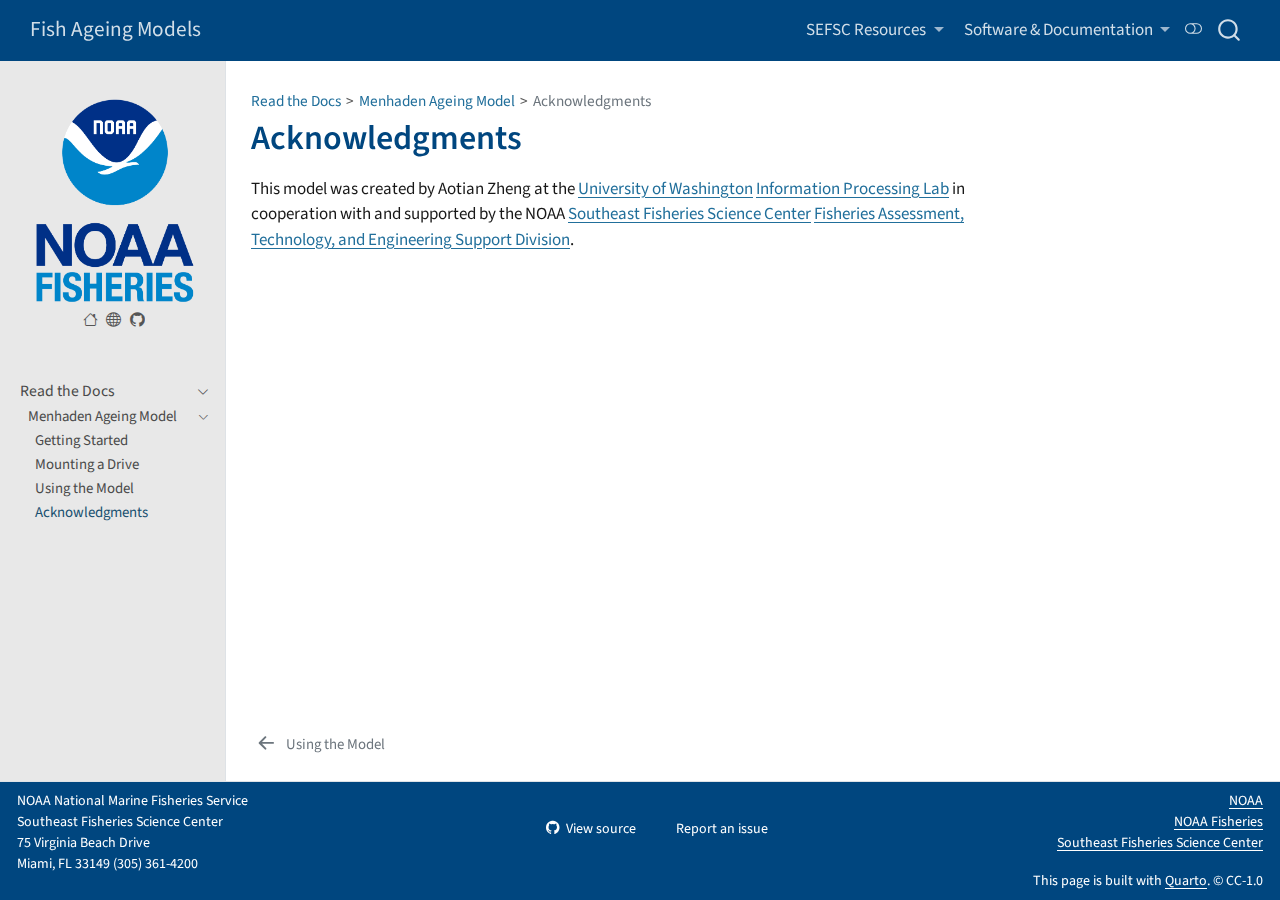
<file: content/docs/acknowledgements.html>
<!DOCTYPE html>
<html xmlns="http://www.w3.org/1999/xhtml" lang="en" xml:lang="en"><head>

<meta charset="utf-8">
<meta name="generator" content="quarto-1.7.32">

<meta name="viewport" content="width=device-width, initial-scale=1.0, user-scalable=yes">


<title>Acknowledgments – Fish Ageing Models</title>
<style>
code{white-space: pre-wrap;}
span.smallcaps{font-variant: small-caps;}
div.columns{display: flex; gap: min(4vw, 1.5em);}
div.column{flex: auto; overflow-x: auto;}
div.hanging-indent{margin-left: 1.5em; text-indent: -1.5em;}
ul.task-list{list-style: none;}
ul.task-list li input[type="checkbox"] {
  width: 0.8em;
  margin: 0 0.8em 0.2em -1em; /* quarto-specific, see https://github.com/quarto-dev/quarto-cli/issues/4556 */ 
  vertical-align: middle;
}
</style>


<script src="../../site_libs/quarto-nav/quarto-nav.js"></script>
<script src="../../site_libs/clipboard/clipboard.min.js"></script>
<script src="../../site_libs/quarto-search/autocomplete.umd.js"></script>
<script src="../../site_libs/quarto-search/fuse.min.js"></script>
<script src="../../site_libs/quarto-search/quarto-search.js"></script>
<meta name="quarto:offset" content="../../">
<link href="../../content/docs/usage.html" rel="prev">
<link href="../../theme/images/favicon.png" rel="icon" type="image/png">
<script src="../../site_libs/quarto-html/quarto.js" type="module"></script>
<script src="../../site_libs/quarto-html/tabsets/tabsets.js" type="module"></script>
<script src="../../site_libs/quarto-html/popper.min.js"></script>
<script src="../../site_libs/quarto-html/tippy.umd.min.js"></script>
<script src="../../site_libs/quarto-html/anchor.min.js"></script>
<link href="../../site_libs/quarto-html/tippy.css" rel="stylesheet">
<link href="../../site_libs/quarto-html/quarto-syntax-highlighting-37eea08aefeeee20ff55810ff984fec1.css" rel="stylesheet" class="quarto-color-scheme" id="quarto-text-highlighting-styles">
<link href="../../site_libs/quarto-html/quarto-syntax-highlighting-dark-2fef5ea3f8957b3e4ecc936fc74692ca.css" rel="stylesheet" class="quarto-color-scheme quarto-color-alternate" id="quarto-text-highlighting-styles">
<link href="../../site_libs/quarto-html/quarto-syntax-highlighting-37eea08aefeeee20ff55810ff984fec1.css" rel="stylesheet" class="quarto-color-scheme-extra" id="quarto-text-highlighting-styles">
<script src="../../site_libs/bootstrap/bootstrap.min.js"></script>
<link href="../../site_libs/bootstrap/bootstrap-icons.css" rel="stylesheet">
<link href="../../site_libs/bootstrap/bootstrap-6221b5c51817e989309ffdd424e298b2.min.css" rel="stylesheet" append-hash="true" class="quarto-color-scheme" id="quarto-bootstrap" data-mode="light">
<link href="../../site_libs/bootstrap/bootstrap-dark-c49a14756366245c53d0d43ed76454a6.min.css" rel="stylesheet" append-hash="true" class="quarto-color-scheme quarto-color-alternate" id="quarto-bootstrap" data-mode="dark">
<link href="../../site_libs/bootstrap/bootstrap-6221b5c51817e989309ffdd424e298b2.min.css" rel="stylesheet" append-hash="true" class="quarto-color-scheme-extra" id="quarto-bootstrap" data-mode="light">
<script id="quarto-search-options" type="application/json">{
  "location": "navbar",
  "copy-button": false,
  "collapse-after": 3,
  "panel-placement": "end",
  "type": "overlay",
  "limit": 50,
  "keyboard-shortcut": [
    "f",
    "/",
    "s"
  ],
  "show-item-context": false,
  "language": {
    "search-no-results-text": "No results",
    "search-matching-documents-text": "matching documents",
    "search-copy-link-title": "Copy link to search",
    "search-hide-matches-text": "Hide additional matches",
    "search-more-match-text": "more match in this document",
    "search-more-matches-text": "more matches in this document",
    "search-clear-button-title": "Clear",
    "search-text-placeholder": "",
    "search-detached-cancel-button-title": "Cancel",
    "search-submit-button-title": "Submit",
    "search-label": "Search"
  }
}</script>


</head>

<body class="nav-sidebar docked nav-fixed quarto-light"><script id="quarto-html-before-body" type="application/javascript">
    const toggleBodyColorMode = (bsSheetEl) => {
      const mode = bsSheetEl.getAttribute("data-mode");
      const bodyEl = window.document.querySelector("body");
      if (mode === "dark") {
        bodyEl.classList.add("quarto-dark");
        bodyEl.classList.remove("quarto-light");
      } else {
        bodyEl.classList.add("quarto-light");
        bodyEl.classList.remove("quarto-dark");
      }
    }
    const toggleBodyColorPrimary = () => {
      const bsSheetEl = window.document.querySelector("link#quarto-bootstrap:not([rel=disabled-stylesheet])");
      if (bsSheetEl) {
        toggleBodyColorMode(bsSheetEl);
      }
    }
    const setColorSchemeToggle = (alternate) => {
      const toggles = window.document.querySelectorAll('.quarto-color-scheme-toggle');
      for (let i=0; i < toggles.length; i++) {
        const toggle = toggles[i];
        if (toggle) {
          if (alternate) {
            toggle.classList.add("alternate");
          } else {
            toggle.classList.remove("alternate");
          }
        }
      }
    };
    const toggleColorMode = (alternate) => {
      // Switch the stylesheets
      const primaryStylesheets = window.document.querySelectorAll('link.quarto-color-scheme:not(.quarto-color-alternate)');
      const alternateStylesheets = window.document.querySelectorAll('link.quarto-color-scheme.quarto-color-alternate');
      manageTransitions('#quarto-margin-sidebar .nav-link', false);
      if (alternate) {
        // note: dark is layered on light, we don't disable primary!
        enableStylesheet(alternateStylesheets);
        for (const sheetNode of alternateStylesheets) {
          if (sheetNode.id === "quarto-bootstrap") {
            toggleBodyColorMode(sheetNode);
          }
        }
      } else {
        disableStylesheet(alternateStylesheets);
        enableStylesheet(primaryStylesheets)
        toggleBodyColorPrimary();
      }
      manageTransitions('#quarto-margin-sidebar .nav-link', true);
      // Switch the toggles
      setColorSchemeToggle(alternate)
      // Hack to workaround the fact that safari doesn't
      // properly recolor the scrollbar when toggling (#1455)
      if (navigator.userAgent.indexOf('Safari') > 0 && navigator.userAgent.indexOf('Chrome') == -1) {
        manageTransitions("body", false);
        window.scrollTo(0, 1);
        setTimeout(() => {
          window.scrollTo(0, 0);
          manageTransitions("body", true);
        }, 40);
      }
    }
    const disableStylesheet = (stylesheets) => {
      for (let i=0; i < stylesheets.length; i++) {
        const stylesheet = stylesheets[i];
        stylesheet.rel = 'disabled-stylesheet';
      }
    }
    const enableStylesheet = (stylesheets) => {
      for (let i=0; i < stylesheets.length; i++) {
        const stylesheet = stylesheets[i];
        if(stylesheet.rel !== 'stylesheet') { // for Chrome, which will still FOUC without this check
          stylesheet.rel = 'stylesheet';
        }
      }
    }
    const manageTransitions = (selector, allowTransitions) => {
      const els = window.document.querySelectorAll(selector);
      for (let i=0; i < els.length; i++) {
        const el = els[i];
        if (allowTransitions) {
          el.classList.remove('notransition');
        } else {
          el.classList.add('notransition');
        }
      }
    }
    const isFileUrl = () => {
      return window.location.protocol === 'file:';
    }
    const hasAlternateSentinel = () => {
      let styleSentinel = getColorSchemeSentinel();
      if (styleSentinel !== null) {
        return styleSentinel === "alternate";
      } else {
        return false;
      }
    }
    const setStyleSentinel = (alternate) => {
      const value = alternate ? "alternate" : "default";
      if (!isFileUrl()) {
        window.localStorage.setItem("quarto-color-scheme", value);
      } else {
        localAlternateSentinel = value;
      }
    }
    const getColorSchemeSentinel = () => {
      if (!isFileUrl()) {
        const storageValue = window.localStorage.getItem("quarto-color-scheme");
        return storageValue != null ? storageValue : localAlternateSentinel;
      } else {
        return localAlternateSentinel;
      }
    }
    const toggleGiscusIfUsed = (isAlternate, darkModeDefault) => {
      const baseTheme = document.querySelector('#giscus-base-theme')?.value ?? 'light';
      const alternateTheme = document.querySelector('#giscus-alt-theme')?.value ?? 'dark';
      let newTheme = '';
      if(authorPrefersDark) {
        newTheme = isAlternate ? baseTheme : alternateTheme;
      } else {
        newTheme = isAlternate ? alternateTheme : baseTheme;
      }
      const changeGiscusTheme = () => {
        // From: https://github.com/giscus/giscus/issues/336
        const sendMessage = (message) => {
          const iframe = document.querySelector('iframe.giscus-frame');
          if (!iframe) return;
          iframe.contentWindow.postMessage({ giscus: message }, 'https://giscus.app');
        }
        sendMessage({
          setConfig: {
            theme: newTheme
          }
        });
      }
      const isGiscussLoaded = window.document.querySelector('iframe.giscus-frame') !== null;
      if (isGiscussLoaded) {
        changeGiscusTheme();
      }
    };
    const authorPrefersDark = false;
    const darkModeDefault = authorPrefersDark;
      document.querySelector('link#quarto-text-highlighting-styles.quarto-color-scheme-extra').rel = 'disabled-stylesheet';
      document.querySelector('link#quarto-bootstrap.quarto-color-scheme-extra').rel = 'disabled-stylesheet';
    let localAlternateSentinel = darkModeDefault ? 'alternate' : 'default';
    // Dark / light mode switch
    window.quartoToggleColorScheme = () => {
      // Read the current dark / light value
      let toAlternate = !hasAlternateSentinel();
      toggleColorMode(toAlternate);
      setStyleSentinel(toAlternate);
      toggleGiscusIfUsed(toAlternate, darkModeDefault);
      window.dispatchEvent(new Event('resize'));
    };
    // Switch to dark mode if need be
    if (hasAlternateSentinel()) {
      toggleColorMode(true);
    } else {
      toggleColorMode(false);
    }
  </script>

<div id="quarto-search-results"></div>
  <header id="quarto-header" class="headroom fixed-top">
    <nav class="navbar navbar-expand-lg " data-bs-theme="dark">
      <div class="navbar-container container-fluid">
      <div class="navbar-brand-container mx-auto">
    <a class="navbar-brand" href="../../index.html">
    <span class="navbar-title">Fish Ageing Models</span>
    </a>
  </div>
            <div id="quarto-search" class="" title="Search"></div>
          <button class="navbar-toggler" type="button" data-bs-toggle="collapse" data-bs-target="#navbarCollapse" aria-controls="navbarCollapse" role="menu" aria-expanded="false" aria-label="Toggle navigation" onclick="if (window.quartoToggleHeadroom) { window.quartoToggleHeadroom(); }">
  <span class="navbar-toggler-icon"></span>
</button>
          <div class="collapse navbar-collapse" id="navbarCollapse">
            <ul class="navbar-nav navbar-nav-scroll ms-auto">
  <li class="nav-item dropdown ">
    <a class="nav-link dropdown-toggle" href="#" id="nav-menu-sefsc-resources" role="link" data-bs-toggle="dropdown" aria-expanded="false">
 <span class="menu-text">SEFSC Resources</span>
    </a>
    <ul class="dropdown-menu dropdown-menu-end" aria-labelledby="nav-menu-sefsc-resources">    
        <li>
    <a class="dropdown-item" href="https://www.fisheries.noaa.gov/contact/southeast-fisheries-science-center">
 <span class="dropdown-text">SEFSC Homepage</span></a>
  </li>  
        <li>
    <a class="dropdown-item" href="https://nmfs-opensci.github.io/">
 <span class="dropdown-text">NOAA Fisheries Open Science</span></a>
  </li>  
    </ul>
  </li>
  <li class="nav-item dropdown ">
    <a class="nav-link dropdown-toggle" href="#" id="nav-menu-software--documentation" role="link" data-bs-toggle="dropdown" aria-expanded="false">
 <span class="menu-text">Software &amp; Documentation</span>
    </a>
    <ul class="dropdown-menu dropdown-menu-end" aria-labelledby="nav-menu-software--documentation">    
        <li>
    <a class="dropdown-item" href="https://github.com/sefsc">
 <span class="dropdown-text">SEFSC GitHub Organization</span></a>
  </li>  
        <li>
    <a class="dropdown-item" href="https://noaa-fisheries-integrated-toolbox.github.io/">
 <span class="dropdown-text">NOAA Fisheries Integrated Toolbox</span></a>
  </li>  
    </ul>
  </li>
</ul>
          </div> <!-- /navcollapse -->
            <div class="quarto-navbar-tools">
  <a href="" class="quarto-color-scheme-toggle quarto-navigation-tool  px-1" onclick="window.quartoToggleColorScheme(); return false;" title="Toggle dark mode"><i class="bi"></i></a>
</div>
      </div> <!-- /container-fluid -->
    </nav>
  <nav class="quarto-secondary-nav">
    <div class="container-fluid d-flex">
      <button type="button" class="quarto-btn-toggle btn" data-bs-toggle="collapse" role="button" data-bs-target=".quarto-sidebar-collapse-item" aria-controls="quarto-sidebar" aria-expanded="false" aria-label="Toggle sidebar navigation" onclick="if (window.quartoToggleHeadroom) { window.quartoToggleHeadroom(); }">
        <i class="bi bi-layout-text-sidebar-reverse"></i>
      </button>
        <nav class="quarto-page-breadcrumbs" aria-label="breadcrumb"><ol class="breadcrumb"><li class="breadcrumb-item"><a href="../../content/docs/index.html">Read the Docs</a></li><li class="breadcrumb-item"><a href="../../content/docs/index.html">Menhaden Ageing Model</a></li><li class="breadcrumb-item"><a href="../../content/docs/acknowledgements.html">Acknowledgments</a></li></ol></nav>
        <a class="flex-grow-1" role="navigation" data-bs-toggle="collapse" data-bs-target=".quarto-sidebar-collapse-item" aria-controls="quarto-sidebar" aria-expanded="false" aria-label="Toggle sidebar navigation" onclick="if (window.quartoToggleHeadroom) { window.quartoToggleHeadroom(); }">      
        </a>
      <button type="button" class="btn quarto-search-button" aria-label="Search" onclick="window.quartoOpenSearch();">
        <i class="bi bi-search"></i>
      </button>
    </div>
  </nav>
</header>
<!-- content -->
<div id="quarto-content" class="quarto-container page-columns page-rows-contents page-layout-article page-navbar">
<!-- sidebar -->
  <nav id="quarto-sidebar" class="sidebar collapse collapse-horizontal quarto-sidebar-collapse-item sidebar-navigation docked overflow-auto">
    <div class="pt-lg-2 mt-2 text-center sidebar-header">
      <a href="../../index.html" class="sidebar-logo-link">
      <img src="../../theme/images/NOAA_FISHERIES_logoV.png" alt="" class="sidebar-logo py-0 d-lg-inline d-none">
      </a>
      <div class="sidebar-tools-main tools-wide">
    <a href="https://noaa.gov" title="NOAA Home" class="quarto-navigation-tool px-1" aria-label="NOAA Home"><i class="bi bi-house"></i></a>
    <a href="https://www.fisheries.noaa.gov/contact/southeast-fisheries-science-center" title="NOAA Southeast Fisheries Science Center" class="quarto-navigation-tool px-1" aria-label="NOAA Southeast Fisheries Science Center"><i class="bi bi-globe"></i></a>
    <a href="https://github.com/SEFSC" title="SEFSC GitHub" class="quarto-navigation-tool px-1" aria-label="SEFSC GitHub"><i class="bi bi-github"></i></a>
</div>
      </div>
        <div class="mt-2 flex-shrink-0 align-items-center">
        <div class="sidebar-search">
        <div id="quarto-search" class="" title="Search"></div>
        </div>
        </div>
    <div class="sidebar-menu-container"> 
    <ul class="list-unstyled mt-1">
        <li class="sidebar-item sidebar-item-section">
      <div class="sidebar-item-container"> 
            <a class="sidebar-item-text sidebar-link text-start" data-bs-toggle="collapse" data-bs-target="#quarto-sidebar-section-1" role="navigation" aria-expanded="true">
 <span class="menu-text">Read the Docs</span></a>
          <a class="sidebar-item-toggle text-start" data-bs-toggle="collapse" data-bs-target="#quarto-sidebar-section-1" role="navigation" aria-expanded="true" aria-label="Toggle section">
            <i class="bi bi-chevron-right ms-2"></i>
          </a> 
      </div>
      <ul id="quarto-sidebar-section-1" class="collapse list-unstyled sidebar-section depth1 show">  
          <li class="sidebar-item sidebar-item-section">
      <div class="sidebar-item-container"> 
            <a href="../../content/docs/index.html" class="sidebar-item-text sidebar-link">
 <span class="menu-text">Menhaden Ageing Model</span></a>
          <a class="sidebar-item-toggle text-start" data-bs-toggle="collapse" data-bs-target="#quarto-sidebar-section-2" role="navigation" aria-expanded="true" aria-label="Toggle section">
            <i class="bi bi-chevron-right ms-2"></i>
          </a> 
      </div>
      <ul id="quarto-sidebar-section-2" class="collapse list-unstyled sidebar-section depth2 show">  
          <li class="sidebar-item">
  <div class="sidebar-item-container"> 
  <a href="../../content/docs/setup.html" class="sidebar-item-text sidebar-link">
 <span class="menu-text">Getting Started</span></a>
  </div>
</li>
          <li class="sidebar-item">
  <div class="sidebar-item-container"> 
  <a href="../../content/docs/mount.html" class="sidebar-item-text sidebar-link">
 <span class="menu-text">Mounting a Drive</span></a>
  </div>
</li>
          <li class="sidebar-item">
  <div class="sidebar-item-container"> 
  <a href="../../content/docs/usage.html" class="sidebar-item-text sidebar-link">
 <span class="menu-text">Using the Model</span></a>
  </div>
</li>
          <li class="sidebar-item">
  <div class="sidebar-item-container"> 
  <a href="../../content/docs/acknowledgements.html" class="sidebar-item-text sidebar-link active">
 <span class="menu-text">Acknowledgments</span></a>
  </div>
</li>
      </ul>
  </li>
      </ul>
  </li>
    </ul>
    </div>
</nav>
<div id="quarto-sidebar-glass" class="quarto-sidebar-collapse-item" data-bs-toggle="collapse" data-bs-target=".quarto-sidebar-collapse-item"></div>
<!-- margin-sidebar -->
    <div id="quarto-margin-sidebar" class="sidebar margin-sidebar zindex-bottom">
        
    </div>
<!-- main -->
<main class="content" id="quarto-document-content">


<header id="title-block-header" class="quarto-title-block default"><nav class="quarto-page-breadcrumbs quarto-title-breadcrumbs d-none d-lg-block" aria-label="breadcrumb"><ol class="breadcrumb"><li class="breadcrumb-item"><a href="../../content/docs/index.html">Read the Docs</a></li><li class="breadcrumb-item"><a href="../../content/docs/index.html">Menhaden Ageing Model</a></li><li class="breadcrumb-item"><a href="../../content/docs/acknowledgements.html">Acknowledgments</a></li></ol></nav>
<div class="quarto-title">
<h1 class="title">Acknowledgments</h1>
</div>



<div class="quarto-title-meta">

    
  
    
  </div>
  


</header>


<p>This model was created by Aotian Zheng at the <a href="https://www.washington.edu/">University of Washington</a> <a href="https://ipl-uw.github.io/">Information Processing Lab</a> in cooperation with and supported by the NOAA <a href="https://www.fisheries.noaa.gov/about/southeast-fisheries-science-center">Southeast Fisheries Science Center</a> <a href="https://www.fisheries.noaa.gov/about/fisheries-assessment-technology-engineering-support">Fisheries Assessment, Technology, and Engineering Support Division</a>.</p>



</main> <!-- /main -->
<script id="quarto-html-after-body" type="application/javascript">
  window.document.addEventListener("DOMContentLoaded", function (event) {
    // Ensure there is a toggle, if there isn't float one in the top right
    if (window.document.querySelector('.quarto-color-scheme-toggle') === null) {
      const a = window.document.createElement('a');
      a.classList.add('top-right');
      a.classList.add('quarto-color-scheme-toggle');
      a.href = "";
      a.onclick = function() { try { window.quartoToggleColorScheme(); } catch {} return false; };
      const i = window.document.createElement("i");
      i.classList.add('bi');
      a.appendChild(i);
      window.document.body.appendChild(a);
    }
    setColorSchemeToggle(hasAlternateSentinel())
    const icon = "";
    const anchorJS = new window.AnchorJS();
    anchorJS.options = {
      placement: 'right',
      icon: icon
    };
    anchorJS.add('.anchored');
    const isCodeAnnotation = (el) => {
      for (const clz of el.classList) {
        if (clz.startsWith('code-annotation-')) {                     
          return true;
        }
      }
      return false;
    }
    const onCopySuccess = function(e) {
      // button target
      const button = e.trigger;
      // don't keep focus
      button.blur();
      // flash "checked"
      button.classList.add('code-copy-button-checked');
      var currentTitle = button.getAttribute("title");
      button.setAttribute("title", "Copied!");
      let tooltip;
      if (window.bootstrap) {
        button.setAttribute("data-bs-toggle", "tooltip");
        button.setAttribute("data-bs-placement", "left");
        button.setAttribute("data-bs-title", "Copied!");
        tooltip = new bootstrap.Tooltip(button, 
          { trigger: "manual", 
            customClass: "code-copy-button-tooltip",
            offset: [0, -8]});
        tooltip.show();    
      }
      setTimeout(function() {
        if (tooltip) {
          tooltip.hide();
          button.removeAttribute("data-bs-title");
          button.removeAttribute("data-bs-toggle");
          button.removeAttribute("data-bs-placement");
        }
        button.setAttribute("title", currentTitle);
        button.classList.remove('code-copy-button-checked');
      }, 1000);
      // clear code selection
      e.clearSelection();
    }
    const getTextToCopy = function(trigger) {
        const codeEl = trigger.previousElementSibling.cloneNode(true);
        for (const childEl of codeEl.children) {
          if (isCodeAnnotation(childEl)) {
            childEl.remove();
          }
        }
        return codeEl.innerText;
    }
    const clipboard = new window.ClipboardJS('.code-copy-button:not([data-in-quarto-modal])', {
      text: getTextToCopy
    });
    clipboard.on('success', onCopySuccess);
    if (window.document.getElementById('quarto-embedded-source-code-modal')) {
      const clipboardModal = new window.ClipboardJS('.code-copy-button[data-in-quarto-modal]', {
        text: getTextToCopy,
        container: window.document.getElementById('quarto-embedded-source-code-modal')
      });
      clipboardModal.on('success', onCopySuccess);
    }
      var localhostRegex = new RegExp(/^(?:http|https):\/\/localhost\:?[0-9]*\//);
      var mailtoRegex = new RegExp(/^mailto:/);
        var filterRegex = new RegExp("https:\/\/sefsc\.github\.io\/FATES-BLH-OtolithAgeing");
      var isInternal = (href) => {
          return filterRegex.test(href) || localhostRegex.test(href) || mailtoRegex.test(href);
      }
      // Inspect non-navigation links and adorn them if external
     var links = window.document.querySelectorAll('a[href]:not(.nav-link):not(.navbar-brand):not(.toc-action):not(.sidebar-link):not(.sidebar-item-toggle):not(.pagination-link):not(.no-external):not([aria-hidden]):not(.dropdown-item):not(.quarto-navigation-tool):not(.about-link)');
      for (var i=0; i<links.length; i++) {
        const link = links[i];
        if (!isInternal(link.href)) {
          // undo the damage that might have been done by quarto-nav.js in the case of
          // links that we want to consider external
          if (link.dataset.originalHref !== undefined) {
            link.href = link.dataset.originalHref;
          }
        }
      }
    function tippyHover(el, contentFn, onTriggerFn, onUntriggerFn) {
      const config = {
        allowHTML: true,
        maxWidth: 500,
        delay: 100,
        arrow: false,
        appendTo: function(el) {
            return el.parentElement;
        },
        interactive: true,
        interactiveBorder: 10,
        theme: 'quarto',
        placement: 'bottom-start',
      };
      if (contentFn) {
        config.content = contentFn;
      }
      if (onTriggerFn) {
        config.onTrigger = onTriggerFn;
      }
      if (onUntriggerFn) {
        config.onUntrigger = onUntriggerFn;
      }
      window.tippy(el, config); 
    }
    const noterefs = window.document.querySelectorAll('a[role="doc-noteref"]');
    for (var i=0; i<noterefs.length; i++) {
      const ref = noterefs[i];
      tippyHover(ref, function() {
        // use id or data attribute instead here
        let href = ref.getAttribute('data-footnote-href') || ref.getAttribute('href');
        try { href = new URL(href).hash; } catch {}
        const id = href.replace(/^#\/?/, "");
        const note = window.document.getElementById(id);
        if (note) {
          return note.innerHTML;
        } else {
          return "";
        }
      });
    }
    const xrefs = window.document.querySelectorAll('a.quarto-xref');
    const processXRef = (id, note) => {
      // Strip column container classes
      const stripColumnClz = (el) => {
        el.classList.remove("page-full", "page-columns");
        if (el.children) {
          for (const child of el.children) {
            stripColumnClz(child);
          }
        }
      }
      stripColumnClz(note)
      if (id === null || id.startsWith('sec-')) {
        // Special case sections, only their first couple elements
        const container = document.createElement("div");
        if (note.children && note.children.length > 2) {
          container.appendChild(note.children[0].cloneNode(true));
          for (let i = 1; i < note.children.length; i++) {
            const child = note.children[i];
            if (child.tagName === "P" && child.innerText === "") {
              continue;
            } else {
              container.appendChild(child.cloneNode(true));
              break;
            }
          }
          if (window.Quarto?.typesetMath) {
            window.Quarto.typesetMath(container);
          }
          return container.innerHTML
        } else {
          if (window.Quarto?.typesetMath) {
            window.Quarto.typesetMath(note);
          }
          return note.innerHTML;
        }
      } else {
        // Remove any anchor links if they are present
        const anchorLink = note.querySelector('a.anchorjs-link');
        if (anchorLink) {
          anchorLink.remove();
        }
        if (window.Quarto?.typesetMath) {
          window.Quarto.typesetMath(note);
        }
        if (note.classList.contains("callout")) {
          return note.outerHTML;
        } else {
          return note.innerHTML;
        }
      }
    }
    for (var i=0; i<xrefs.length; i++) {
      const xref = xrefs[i];
      tippyHover(xref, undefined, function(instance) {
        instance.disable();
        let url = xref.getAttribute('href');
        let hash = undefined; 
        if (url.startsWith('#')) {
          hash = url;
        } else {
          try { hash = new URL(url).hash; } catch {}
        }
        if (hash) {
          const id = hash.replace(/^#\/?/, "");
          const note = window.document.getElementById(id);
          if (note !== null) {
            try {
              const html = processXRef(id, note.cloneNode(true));
              instance.setContent(html);
            } finally {
              instance.enable();
              instance.show();
            }
          } else {
            // See if we can fetch this
            fetch(url.split('#')[0])
            .then(res => res.text())
            .then(html => {
              const parser = new DOMParser();
              const htmlDoc = parser.parseFromString(html, "text/html");
              const note = htmlDoc.getElementById(id);
              if (note !== null) {
                const html = processXRef(id, note);
                instance.setContent(html);
              } 
            }).finally(() => {
              instance.enable();
              instance.show();
            });
          }
        } else {
          // See if we can fetch a full url (with no hash to target)
          // This is a special case and we should probably do some content thinning / targeting
          fetch(url)
          .then(res => res.text())
          .then(html => {
            const parser = new DOMParser();
            const htmlDoc = parser.parseFromString(html, "text/html");
            const note = htmlDoc.querySelector('main.content');
            if (note !== null) {
              // This should only happen for chapter cross references
              // (since there is no id in the URL)
              // remove the first header
              if (note.children.length > 0 && note.children[0].tagName === "HEADER") {
                note.children[0].remove();
              }
              const html = processXRef(null, note);
              instance.setContent(html);
            } 
          }).finally(() => {
            instance.enable();
            instance.show();
          });
        }
      }, function(instance) {
      });
    }
        let selectedAnnoteEl;
        const selectorForAnnotation = ( cell, annotation) => {
          let cellAttr = 'data-code-cell="' + cell + '"';
          let lineAttr = 'data-code-annotation="' +  annotation + '"';
          const selector = 'span[' + cellAttr + '][' + lineAttr + ']';
          return selector;
        }
        const selectCodeLines = (annoteEl) => {
          const doc = window.document;
          const targetCell = annoteEl.getAttribute("data-target-cell");
          const targetAnnotation = annoteEl.getAttribute("data-target-annotation");
          const annoteSpan = window.document.querySelector(selectorForAnnotation(targetCell, targetAnnotation));
          const lines = annoteSpan.getAttribute("data-code-lines").split(",");
          const lineIds = lines.map((line) => {
            return targetCell + "-" + line;
          })
          let top = null;
          let height = null;
          let parent = null;
          if (lineIds.length > 0) {
              //compute the position of the single el (top and bottom and make a div)
              const el = window.document.getElementById(lineIds[0]);
              top = el.offsetTop;
              height = el.offsetHeight;
              parent = el.parentElement.parentElement;
            if (lineIds.length > 1) {
              const lastEl = window.document.getElementById(lineIds[lineIds.length - 1]);
              const bottom = lastEl.offsetTop + lastEl.offsetHeight;
              height = bottom - top;
            }
            if (top !== null && height !== null && parent !== null) {
              // cook up a div (if necessary) and position it 
              let div = window.document.getElementById("code-annotation-line-highlight");
              if (div === null) {
                div = window.document.createElement("div");
                div.setAttribute("id", "code-annotation-line-highlight");
                div.style.position = 'absolute';
                parent.appendChild(div);
              }
              div.style.top = top - 2 + "px";
              div.style.height = height + 4 + "px";
              div.style.left = 0;
              let gutterDiv = window.document.getElementById("code-annotation-line-highlight-gutter");
              if (gutterDiv === null) {
                gutterDiv = window.document.createElement("div");
                gutterDiv.setAttribute("id", "code-annotation-line-highlight-gutter");
                gutterDiv.style.position = 'absolute';
                const codeCell = window.document.getElementById(targetCell);
                const gutter = codeCell.querySelector('.code-annotation-gutter');
                gutter.appendChild(gutterDiv);
              }
              gutterDiv.style.top = top - 2 + "px";
              gutterDiv.style.height = height + 4 + "px";
            }
            selectedAnnoteEl = annoteEl;
          }
        };
        const unselectCodeLines = () => {
          const elementsIds = ["code-annotation-line-highlight", "code-annotation-line-highlight-gutter"];
          elementsIds.forEach((elId) => {
            const div = window.document.getElementById(elId);
            if (div) {
              div.remove();
            }
          });
          selectedAnnoteEl = undefined;
        };
          // Handle positioning of the toggle
      window.addEventListener(
        "resize",
        throttle(() => {
          elRect = undefined;
          if (selectedAnnoteEl) {
            selectCodeLines(selectedAnnoteEl);
          }
        }, 10)
      );
      function throttle(fn, ms) {
      let throttle = false;
      let timer;
        return (...args) => {
          if(!throttle) { // first call gets through
              fn.apply(this, args);
              throttle = true;
          } else { // all the others get throttled
              if(timer) clearTimeout(timer); // cancel #2
              timer = setTimeout(() => {
                fn.apply(this, args);
                timer = throttle = false;
              }, ms);
          }
        };
      }
        // Attach click handler to the DT
        const annoteDls = window.document.querySelectorAll('dt[data-target-cell]');
        for (const annoteDlNode of annoteDls) {
          annoteDlNode.addEventListener('click', (event) => {
            const clickedEl = event.target;
            if (clickedEl !== selectedAnnoteEl) {
              unselectCodeLines();
              const activeEl = window.document.querySelector('dt[data-target-cell].code-annotation-active');
              if (activeEl) {
                activeEl.classList.remove('code-annotation-active');
              }
              selectCodeLines(clickedEl);
              clickedEl.classList.add('code-annotation-active');
            } else {
              // Unselect the line
              unselectCodeLines();
              clickedEl.classList.remove('code-annotation-active');
            }
          });
        }
    const findCites = (el) => {
      const parentEl = el.parentElement;
      if (parentEl) {
        const cites = parentEl.dataset.cites;
        if (cites) {
          return {
            el,
            cites: cites.split(' ')
          };
        } else {
          return findCites(el.parentElement)
        }
      } else {
        return undefined;
      }
    };
    var bibliorefs = window.document.querySelectorAll('a[role="doc-biblioref"]');
    for (var i=0; i<bibliorefs.length; i++) {
      const ref = bibliorefs[i];
      const citeInfo = findCites(ref);
      if (citeInfo) {
        tippyHover(citeInfo.el, function() {
          var popup = window.document.createElement('div');
          citeInfo.cites.forEach(function(cite) {
            var citeDiv = window.document.createElement('div');
            citeDiv.classList.add('hanging-indent');
            citeDiv.classList.add('csl-entry');
            var biblioDiv = window.document.getElementById('ref-' + cite);
            if (biblioDiv) {
              citeDiv.innerHTML = biblioDiv.innerHTML;
            }
            popup.appendChild(citeDiv);
          });
          return popup.innerHTML;
        });
      }
    }
  });
  </script>
<nav class="page-navigation">
  <div class="nav-page nav-page-previous">
      <a href="../../content/docs/usage.html" class="pagination-link" aria-label="Using the Model">
        <i class="bi bi-arrow-left-short"></i> <span class="nav-page-text">Using the Model</span>
      </a>          
  </div>
  <div class="nav-page nav-page-next">
  </div>
</nav>
</div> <!-- /content -->
<footer class="footer">
  <div class="nav-footer">
    <div class="nav-footer-left">
<p>NOAA National Marine Fisheries Service <br> Southeast Fisheries Science Center <br> 75 Virginia Beach Drive <br> Miami, FL 33149 (305) 361-4200</p>
</div>   
    <div class="nav-footer-center">
      &nbsp;
    <div class="toc-actions"><ul><li><a href="https://github.com/SEFSC/FATES-BLH-OtolithAgeing/blob/docs/content/docs/acknowledgements.qmd" class="toc-action"><i class="bi bi-github"></i>View source</a></li><li><a href="https://github.com/SEFSC/FATES-BLH-OtolithAgeing/issues/new" class="toc-action"><i class="bi empty"></i>Report an issue</a></li></ul></div></div>
    <div class="nav-footer-right">
<p><a href="https://noaa.gov">NOAA</a> <br> <a href="https//fisheries.noaa.gov">NOAA Fisheries</a> <br> <a href="https://www.fisheries.noaa.gov/contact/southeast-fisheries-science-center">Southeast Fisheries Science Center</a></p>
<p>This page is built with <a href="https://quarto.org/">Quarto</a>. © CC-1.0</p>
</div>
  </div>
</footer>




</body></html>
</file>
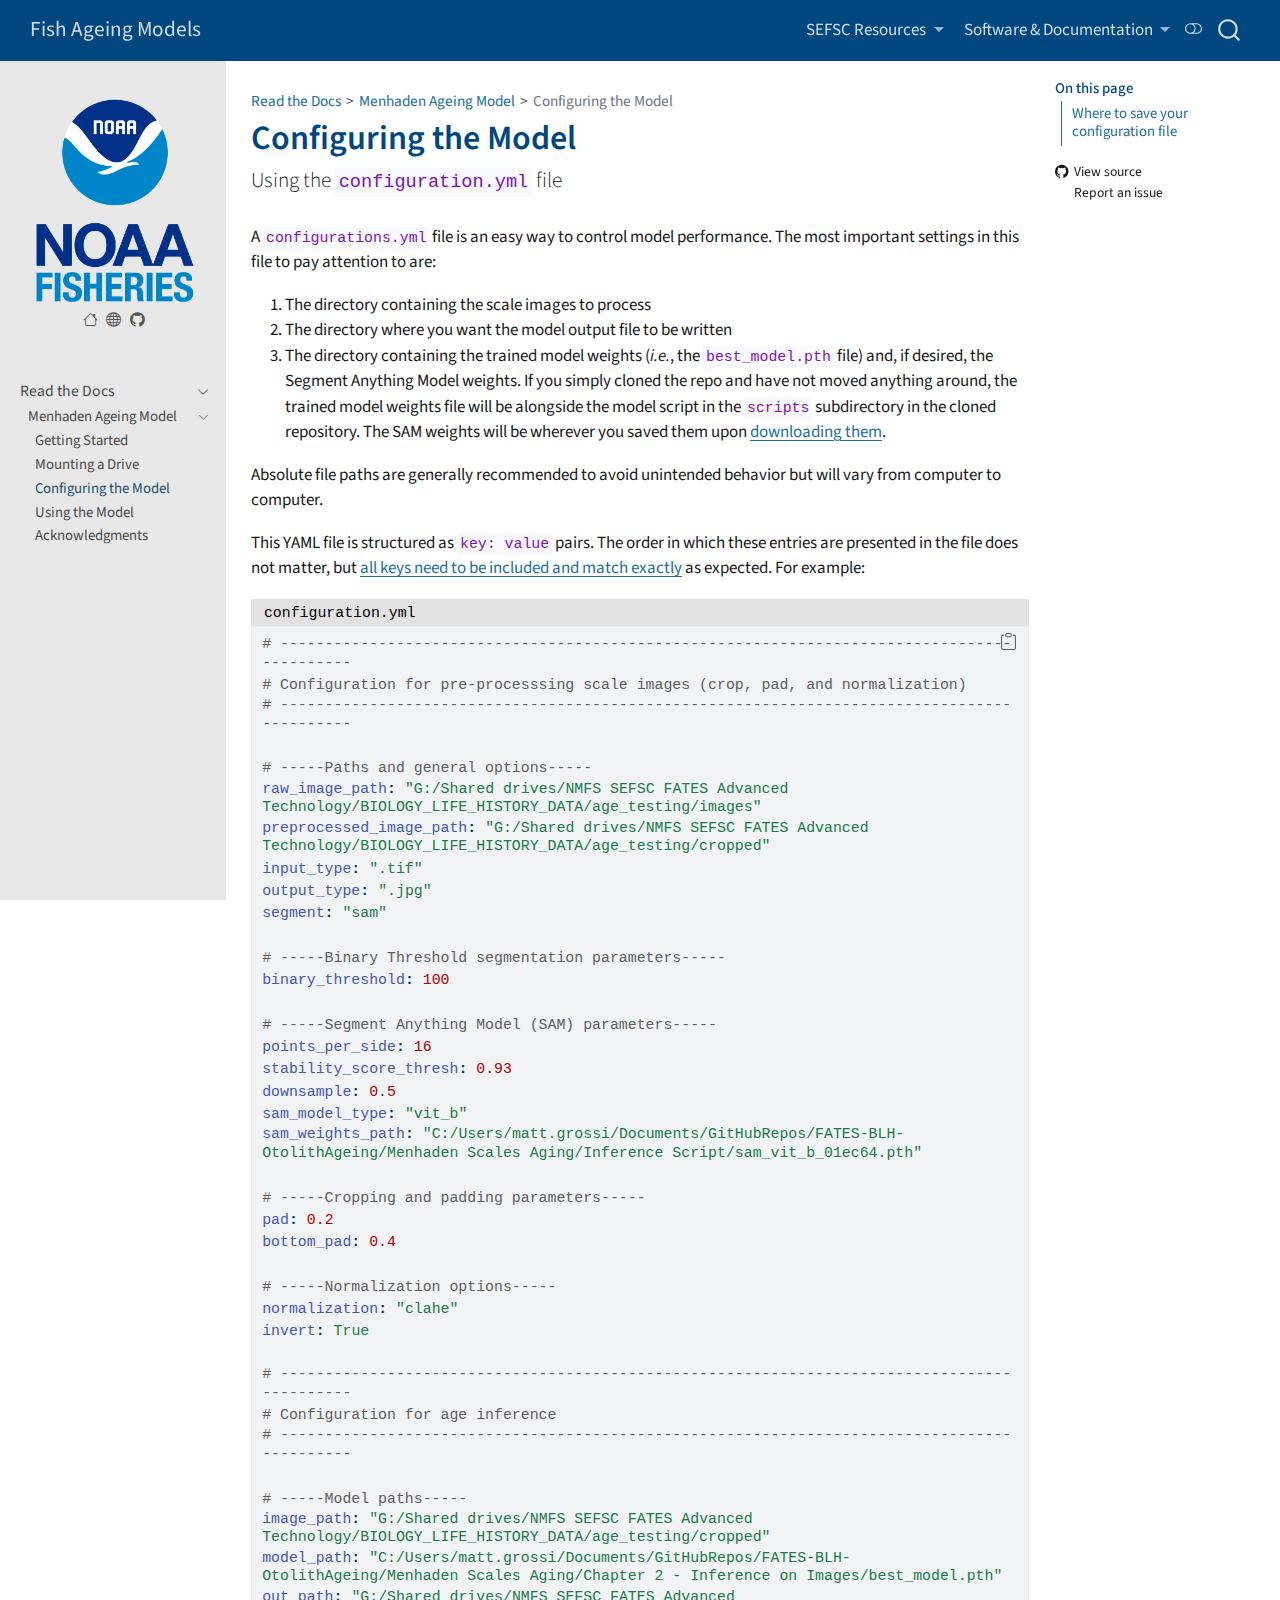
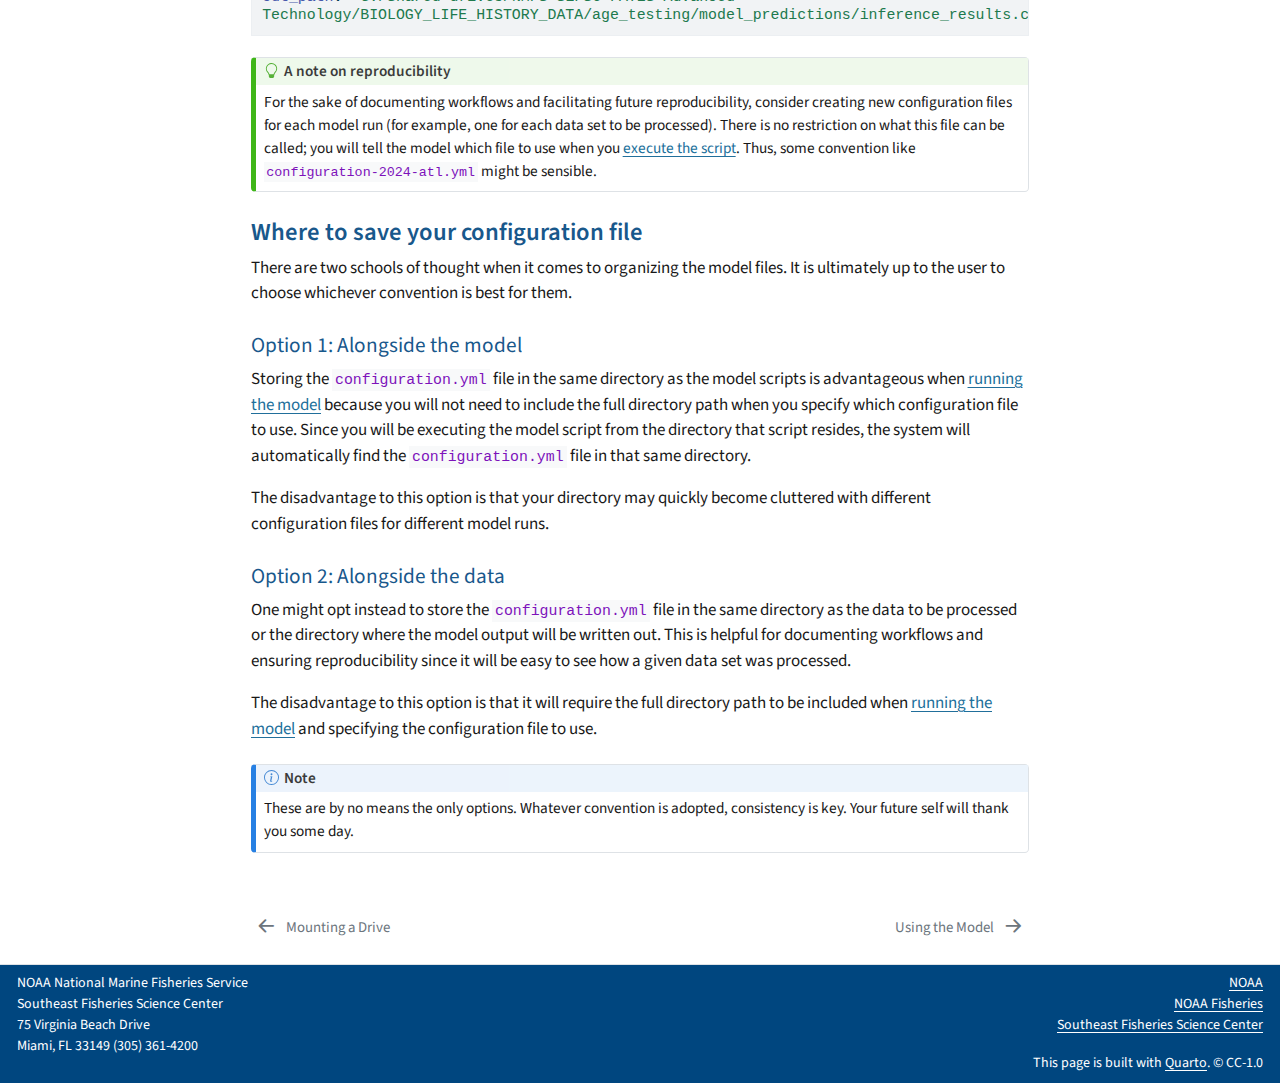
<file: content/docs/configuration.html>
<!DOCTYPE html>
<html xmlns="http://www.w3.org/1999/xhtml" lang="en" xml:lang="en"><head>

<meta charset="utf-8">
<meta name="generator" content="quarto-1.7.33">

<meta name="viewport" content="width=device-width, initial-scale=1.0, user-scalable=yes">


<title>Configuring the Model – Fish Ageing Models</title>
<style>
code{white-space: pre-wrap;}
span.smallcaps{font-variant: small-caps;}
div.columns{display: flex; gap: min(4vw, 1.5em);}
div.column{flex: auto; overflow-x: auto;}
div.hanging-indent{margin-left: 1.5em; text-indent: -1.5em;}
ul.task-list{list-style: none;}
ul.task-list li input[type="checkbox"] {
  width: 0.8em;
  margin: 0 0.8em 0.2em -1em; /* quarto-specific, see https://github.com/quarto-dev/quarto-cli/issues/4556 */ 
  vertical-align: middle;
}
/* CSS for syntax highlighting */
html { -webkit-text-size-adjust: 100%; }
pre > code.sourceCode { white-space: pre; position: relative; }
pre > code.sourceCode > span { display: inline-block; line-height: 1.25; }
pre > code.sourceCode > span:empty { height: 1.2em; }
.sourceCode { overflow: visible; }
code.sourceCode > span { color: inherit; text-decoration: inherit; }
div.sourceCode { margin: 1em 0; }
pre.sourceCode { margin: 0; }
@media screen {
div.sourceCode { overflow: auto; }
}
@media print {
pre > code.sourceCode { white-space: pre-wrap; }
pre > code.sourceCode > span { text-indent: -5em; padding-left: 5em; }
}
pre.numberSource code
  { counter-reset: source-line 0; }
pre.numberSource code > span
  { position: relative; left: -4em; counter-increment: source-line; }
pre.numberSource code > span > a:first-child::before
  { content: counter(source-line);
    position: relative; left: -1em; text-align: right; vertical-align: baseline;
    border: none; display: inline-block;
    -webkit-touch-callout: none; -webkit-user-select: none;
    -khtml-user-select: none; -moz-user-select: none;
    -ms-user-select: none; user-select: none;
    padding: 0 4px; width: 4em;
  }
pre.numberSource { margin-left: 3em;  padding-left: 4px; }
div.sourceCode
  {   }
@media screen {
pre > code.sourceCode > span > a:first-child::before { text-decoration: underline; }
}
</style>


<script src="../../site_libs/quarto-nav/quarto-nav.js"></script>
<script src="../../site_libs/clipboard/clipboard.min.js"></script>
<script src="../../site_libs/quarto-search/autocomplete.umd.js"></script>
<script src="../../site_libs/quarto-search/fuse.min.js"></script>
<script src="../../site_libs/quarto-search/quarto-search.js"></script>
<meta name="quarto:offset" content="../../">
<link href="../../content/docs/usage.html" rel="next">
<link href="../../content/docs/mount.html" rel="prev">
<link href="../../theme/images/favicon.png" rel="icon" type="image/png">
<script src="../../site_libs/quarto-html/quarto.js" type="module"></script>
<script src="../../site_libs/quarto-html/tabsets/tabsets.js" type="module"></script>
<script src="../../site_libs/quarto-html/popper.min.js"></script>
<script src="../../site_libs/quarto-html/tippy.umd.min.js"></script>
<script src="../../site_libs/quarto-html/anchor.min.js"></script>
<link href="../../site_libs/quarto-html/tippy.css" rel="stylesheet">
<link href="../../site_libs/quarto-html/quarto-syntax-highlighting-ea385d0e468b0dd5ea5bf0780b1290d9.css" rel="stylesheet" class="quarto-color-scheme" id="quarto-text-highlighting-styles">
<link href="../../site_libs/quarto-html/quarto-syntax-highlighting-dark-bc185b5c5bdbcb35c2eb49d8a876ef70.css" rel="stylesheet" class="quarto-color-scheme quarto-color-alternate" id="quarto-text-highlighting-styles">
<link href="../../site_libs/quarto-html/quarto-syntax-highlighting-ea385d0e468b0dd5ea5bf0780b1290d9.css" rel="stylesheet" class="quarto-color-scheme-extra" id="quarto-text-highlighting-styles">
<script src="../../site_libs/bootstrap/bootstrap.min.js"></script>
<link href="../../site_libs/bootstrap/bootstrap-icons.css" rel="stylesheet">
<link href="../../site_libs/bootstrap/bootstrap-7d56ba7ebe4be84583ca0e96d9d7b64a.min.css" rel="stylesheet" append-hash="true" class="quarto-color-scheme" id="quarto-bootstrap" data-mode="light">
<link href="../../site_libs/bootstrap/bootstrap-dark-24a3e24c7d8106572728627796a52b46.min.css" rel="stylesheet" append-hash="true" class="quarto-color-scheme quarto-color-alternate" id="quarto-bootstrap" data-mode="dark">
<link href="../../site_libs/bootstrap/bootstrap-7d56ba7ebe4be84583ca0e96d9d7b64a.min.css" rel="stylesheet" append-hash="true" class="quarto-color-scheme-extra" id="quarto-bootstrap" data-mode="light">
<script id="quarto-search-options" type="application/json">{
  "location": "navbar",
  "copy-button": false,
  "collapse-after": 3,
  "panel-placement": "end",
  "type": "overlay",
  "limit": 50,
  "keyboard-shortcut": [
    "f",
    "/",
    "s"
  ],
  "show-item-context": false,
  "language": {
    "search-no-results-text": "No results",
    "search-matching-documents-text": "matching documents",
    "search-copy-link-title": "Copy link to search",
    "search-hide-matches-text": "Hide additional matches",
    "search-more-match-text": "more match in this document",
    "search-more-matches-text": "more matches in this document",
    "search-clear-button-title": "Clear",
    "search-text-placeholder": "",
    "search-detached-cancel-button-title": "Cancel",
    "search-submit-button-title": "Submit",
    "search-label": "Search"
  }
}</script>


</head>

<body class="nav-sidebar docked nav-fixed quarto-light"><script id="quarto-html-before-body" type="application/javascript">
    const toggleBodyColorMode = (bsSheetEl) => {
      const mode = bsSheetEl.getAttribute("data-mode");
      const bodyEl = window.document.querySelector("body");
      if (mode === "dark") {
        bodyEl.classList.add("quarto-dark");
        bodyEl.classList.remove("quarto-light");
      } else {
        bodyEl.classList.add("quarto-light");
        bodyEl.classList.remove("quarto-dark");
      }
    }
    const toggleBodyColorPrimary = () => {
      const bsSheetEl = window.document.querySelector("link#quarto-bootstrap:not([rel=disabled-stylesheet])");
      if (bsSheetEl) {
        toggleBodyColorMode(bsSheetEl);
      }
    }
    const setColorSchemeToggle = (alternate) => {
      const toggles = window.document.querySelectorAll('.quarto-color-scheme-toggle');
      for (let i=0; i < toggles.length; i++) {
        const toggle = toggles[i];
        if (toggle) {
          if (alternate) {
            toggle.classList.add("alternate");
          } else {
            toggle.classList.remove("alternate");
          }
        }
      }
    };
    const toggleColorMode = (alternate) => {
      // Switch the stylesheets
      const primaryStylesheets = window.document.querySelectorAll('link.quarto-color-scheme:not(.quarto-color-alternate)');
      const alternateStylesheets = window.document.querySelectorAll('link.quarto-color-scheme.quarto-color-alternate');
      manageTransitions('#quarto-margin-sidebar .nav-link', false);
      if (alternate) {
        // note: dark is layered on light, we don't disable primary!
        enableStylesheet(alternateStylesheets);
        for (const sheetNode of alternateStylesheets) {
          if (sheetNode.id === "quarto-bootstrap") {
            toggleBodyColorMode(sheetNode);
          }
        }
      } else {
        disableStylesheet(alternateStylesheets);
        enableStylesheet(primaryStylesheets)
        toggleBodyColorPrimary();
      }
      manageTransitions('#quarto-margin-sidebar .nav-link', true);
      // Switch the toggles
      setColorSchemeToggle(alternate)
      // Hack to workaround the fact that safari doesn't
      // properly recolor the scrollbar when toggling (#1455)
      if (navigator.userAgent.indexOf('Safari') > 0 && navigator.userAgent.indexOf('Chrome') == -1) {
        manageTransitions("body", false);
        window.scrollTo(0, 1);
        setTimeout(() => {
          window.scrollTo(0, 0);
          manageTransitions("body", true);
        }, 40);
      }
    }
    const disableStylesheet = (stylesheets) => {
      for (let i=0; i < stylesheets.length; i++) {
        const stylesheet = stylesheets[i];
        stylesheet.rel = 'disabled-stylesheet';
      }
    }
    const enableStylesheet = (stylesheets) => {
      for (let i=0; i < stylesheets.length; i++) {
        const stylesheet = stylesheets[i];
        if(stylesheet.rel !== 'stylesheet') { // for Chrome, which will still FOUC without this check
          stylesheet.rel = 'stylesheet';
        }
      }
    }
    const manageTransitions = (selector, allowTransitions) => {
      const els = window.document.querySelectorAll(selector);
      for (let i=0; i < els.length; i++) {
        const el = els[i];
        if (allowTransitions) {
          el.classList.remove('notransition');
        } else {
          el.classList.add('notransition');
        }
      }
    }
    const isFileUrl = () => {
      return window.location.protocol === 'file:';
    }
    const hasAlternateSentinel = () => {
      let styleSentinel = getColorSchemeSentinel();
      if (styleSentinel !== null) {
        return styleSentinel === "alternate";
      } else {
        return false;
      }
    }
    const setStyleSentinel = (alternate) => {
      const value = alternate ? "alternate" : "default";
      if (!isFileUrl()) {
        window.localStorage.setItem("quarto-color-scheme", value);
      } else {
        localAlternateSentinel = value;
      }
    }
    const getColorSchemeSentinel = () => {
      if (!isFileUrl()) {
        const storageValue = window.localStorage.getItem("quarto-color-scheme");
        return storageValue != null ? storageValue : localAlternateSentinel;
      } else {
        return localAlternateSentinel;
      }
    }
    const toggleGiscusIfUsed = (isAlternate, darkModeDefault) => {
      const baseTheme = document.querySelector('#giscus-base-theme')?.value ?? 'light';
      const alternateTheme = document.querySelector('#giscus-alt-theme')?.value ?? 'dark';
      let newTheme = '';
      if(authorPrefersDark) {
        newTheme = isAlternate ? baseTheme : alternateTheme;
      } else {
        newTheme = isAlternate ? alternateTheme : baseTheme;
      }
      const changeGiscusTheme = () => {
        // From: https://github.com/giscus/giscus/issues/336
        const sendMessage = (message) => {
          const iframe = document.querySelector('iframe.giscus-frame');
          if (!iframe) return;
          iframe.contentWindow.postMessage({ giscus: message }, 'https://giscus.app');
        }
        sendMessage({
          setConfig: {
            theme: newTheme
          }
        });
      }
      const isGiscussLoaded = window.document.querySelector('iframe.giscus-frame') !== null;
      if (isGiscussLoaded) {
        changeGiscusTheme();
      }
    };
    const authorPrefersDark = false;
    const darkModeDefault = authorPrefersDark;
      document.querySelector('link#quarto-text-highlighting-styles.quarto-color-scheme-extra').rel = 'disabled-stylesheet';
      document.querySelector('link#quarto-bootstrap.quarto-color-scheme-extra').rel = 'disabled-stylesheet';
    let localAlternateSentinel = darkModeDefault ? 'alternate' : 'default';
    // Dark / light mode switch
    window.quartoToggleColorScheme = () => {
      // Read the current dark / light value
      let toAlternate = !hasAlternateSentinel();
      toggleColorMode(toAlternate);
      setStyleSentinel(toAlternate);
      toggleGiscusIfUsed(toAlternate, darkModeDefault);
      window.dispatchEvent(new Event('resize'));
    };
    // Switch to dark mode if need be
    if (hasAlternateSentinel()) {
      toggleColorMode(true);
    } else {
      toggleColorMode(false);
    }
  </script>

<div id="quarto-search-results"></div>
  <header id="quarto-header" class="headroom fixed-top">
    <nav class="navbar navbar-expand-lg " data-bs-theme="dark">
      <div class="navbar-container container-fluid">
      <div class="navbar-brand-container mx-auto">
    <a class="navbar-brand" href="../../index.html">
    <span class="navbar-title">Fish Ageing Models</span>
    </a>
  </div>
            <div id="quarto-search" class="" title="Search"></div>
          <button class="navbar-toggler" type="button" data-bs-toggle="collapse" data-bs-target="#navbarCollapse" aria-controls="navbarCollapse" role="menu" aria-expanded="false" aria-label="Toggle navigation" onclick="if (window.quartoToggleHeadroom) { window.quartoToggleHeadroom(); }">
  <span class="navbar-toggler-icon"></span>
</button>
          <div class="collapse navbar-collapse" id="navbarCollapse">
            <ul class="navbar-nav navbar-nav-scroll ms-auto">
  <li class="nav-item dropdown ">
    <a class="nav-link dropdown-toggle" href="#" id="nav-menu-sefsc-resources" role="link" data-bs-toggle="dropdown" aria-expanded="false">
 <span class="menu-text">SEFSC Resources</span>
    </a>
    <ul class="dropdown-menu dropdown-menu-end" aria-labelledby="nav-menu-sefsc-resources">    
        <li>
    <a class="dropdown-item" href="https://www.fisheries.noaa.gov/contact/southeast-fisheries-science-center">
 <span class="dropdown-text">SEFSC Homepage</span></a>
  </li>  
        <li>
    <a class="dropdown-item" href="https://nmfs-opensci.github.io/">
 <span class="dropdown-text">NOAA Fisheries Open Science</span></a>
  </li>  
    </ul>
  </li>
  <li class="nav-item dropdown ">
    <a class="nav-link dropdown-toggle" href="#" id="nav-menu-software--documentation" role="link" data-bs-toggle="dropdown" aria-expanded="false">
 <span class="menu-text">Software &amp; Documentation</span>
    </a>
    <ul class="dropdown-menu dropdown-menu-end" aria-labelledby="nav-menu-software--documentation">    
        <li>
    <a class="dropdown-item" href="https://github.com/sefsc">
 <span class="dropdown-text">SEFSC GitHub Organization</span></a>
  </li>  
        <li>
    <a class="dropdown-item" href="https://noaa-fisheries-integrated-toolbox.github.io/">
 <span class="dropdown-text">NOAA Fisheries Integrated Toolbox</span></a>
  </li>  
    </ul>
  </li>
</ul>
          </div> <!-- /navcollapse -->
            <div class="quarto-navbar-tools">
  <a href="" class="quarto-color-scheme-toggle quarto-navigation-tool  px-1" onclick="window.quartoToggleColorScheme(); return false;" title="Toggle dark mode"><i class="bi"></i></a>
</div>
      </div> <!-- /container-fluid -->
    </nav>
  <nav class="quarto-secondary-nav">
    <div class="container-fluid d-flex">
      <button type="button" class="quarto-btn-toggle btn" data-bs-toggle="collapse" role="button" data-bs-target=".quarto-sidebar-collapse-item" aria-controls="quarto-sidebar" aria-expanded="false" aria-label="Toggle sidebar navigation" onclick="if (window.quartoToggleHeadroom) { window.quartoToggleHeadroom(); }">
        <i class="bi bi-layout-text-sidebar-reverse"></i>
      </button>
        <nav class="quarto-page-breadcrumbs" aria-label="breadcrumb"><ol class="breadcrumb"><li class="breadcrumb-item"><a href="../../content/docs/index.html">Read the Docs</a></li><li class="breadcrumb-item"><a href="../../content/docs/index.html">Menhaden Ageing Model</a></li><li class="breadcrumb-item"><a href="../../content/docs/configuration.html">Configuring the Model</a></li></ol></nav>
        <a class="flex-grow-1" role="navigation" data-bs-toggle="collapse" data-bs-target=".quarto-sidebar-collapse-item" aria-controls="quarto-sidebar" aria-expanded="false" aria-label="Toggle sidebar navigation" onclick="if (window.quartoToggleHeadroom) { window.quartoToggleHeadroom(); }">      
        </a>
      <button type="button" class="btn quarto-search-button" aria-label="Search" onclick="window.quartoOpenSearch();">
        <i class="bi bi-search"></i>
      </button>
    </div>
  </nav>
</header>
<!-- content -->
<div id="quarto-content" class="quarto-container page-columns page-rows-contents page-layout-article page-navbar">
<!-- sidebar -->
  <nav id="quarto-sidebar" class="sidebar collapse collapse-horizontal quarto-sidebar-collapse-item sidebar-navigation docked overflow-auto">
    <div class="pt-lg-2 mt-2 text-center sidebar-header">
      <a href="../../index.html" class="sidebar-logo-link">
      <img src="../../theme/images/NOAA_FISHERIES_logoV.png" alt="" class="sidebar-logo py-0 d-lg-inline d-none">
      </a>
      <div class="sidebar-tools-main tools-wide">
    <a href="https://noaa.gov" title="NOAA Home" class="quarto-navigation-tool px-1" aria-label="NOAA Home"><i class="bi bi-house"></i></a>
    <a href="https://www.fisheries.noaa.gov/contact/southeast-fisheries-science-center" title="NOAA Southeast Fisheries Science Center" class="quarto-navigation-tool px-1" aria-label="NOAA Southeast Fisheries Science Center"><i class="bi bi-globe"></i></a>
    <a href="https://github.com/SEFSC" title="SEFSC GitHub" class="quarto-navigation-tool px-1" aria-label="SEFSC GitHub"><i class="bi bi-github"></i></a>
</div>
      </div>
        <div class="mt-2 flex-shrink-0 align-items-center">
        <div class="sidebar-search">
        <div id="quarto-search" class="" title="Search"></div>
        </div>
        </div>
    <div class="sidebar-menu-container"> 
    <ul class="list-unstyled mt-1">
        <li class="sidebar-item sidebar-item-section">
      <div class="sidebar-item-container"> 
            <a class="sidebar-item-text sidebar-link text-start" data-bs-toggle="collapse" data-bs-target="#quarto-sidebar-section-1" role="navigation" aria-expanded="true">
 <span class="menu-text">Read the Docs</span></a>
          <a class="sidebar-item-toggle text-start" data-bs-toggle="collapse" data-bs-target="#quarto-sidebar-section-1" role="navigation" aria-expanded="true" aria-label="Toggle section">
            <i class="bi bi-chevron-right ms-2"></i>
          </a> 
      </div>
      <ul id="quarto-sidebar-section-1" class="collapse list-unstyled sidebar-section depth1 show">  
          <li class="sidebar-item sidebar-item-section">
      <div class="sidebar-item-container"> 
            <a href="../../content/docs/index.html" class="sidebar-item-text sidebar-link">
 <span class="menu-text">Menhaden Ageing Model</span></a>
          <a class="sidebar-item-toggle text-start" data-bs-toggle="collapse" data-bs-target="#quarto-sidebar-section-2" role="navigation" aria-expanded="true" aria-label="Toggle section">
            <i class="bi bi-chevron-right ms-2"></i>
          </a> 
      </div>
      <ul id="quarto-sidebar-section-2" class="collapse list-unstyled sidebar-section depth2 show">  
          <li class="sidebar-item">
  <div class="sidebar-item-container"> 
  <a href="../../content/docs/setup.html" class="sidebar-item-text sidebar-link">
 <span class="menu-text">Getting Started</span></a>
  </div>
</li>
          <li class="sidebar-item">
  <div class="sidebar-item-container"> 
  <a href="../../content/docs/mount.html" class="sidebar-item-text sidebar-link">
 <span class="menu-text">Mounting a Drive</span></a>
  </div>
</li>
          <li class="sidebar-item">
  <div class="sidebar-item-container"> 
  <a href="../../content/docs/configuration.html" class="sidebar-item-text sidebar-link active">
 <span class="menu-text">Configuring the Model</span></a>
  </div>
</li>
          <li class="sidebar-item">
  <div class="sidebar-item-container"> 
  <a href="../../content/docs/usage.html" class="sidebar-item-text sidebar-link">
 <span class="menu-text">Using the Model</span></a>
  </div>
</li>
          <li class="sidebar-item">
  <div class="sidebar-item-container"> 
  <a href="../../content/docs/acknowledgements.html" class="sidebar-item-text sidebar-link">
 <span class="menu-text">Acknowledgments</span></a>
  </div>
</li>
      </ul>
  </li>
      </ul>
  </li>
    </ul>
    </div>
</nav>
<div id="quarto-sidebar-glass" class="quarto-sidebar-collapse-item" data-bs-toggle="collapse" data-bs-target=".quarto-sidebar-collapse-item"></div>
<!-- margin-sidebar -->
    <div id="quarto-margin-sidebar" class="sidebar margin-sidebar">
        <nav id="TOC" role="doc-toc" class="toc-active">
    <h2 id="toc-title">On this page</h2>
   
  <ul>
  <li><a href="#where-to-save-your-configuration-file" id="toc-where-to-save-your-configuration-file" class="nav-link active" data-scroll-target="#where-to-save-your-configuration-file">Where to save your configuration file</a></li>
  </ul>
<div class="toc-actions"><ul><li><a href="https://github.com/SEFSC/FATES-BLH-OtolithAgeing/blob/docs/content/docs/configuration.qmd" class="toc-action"><i class="bi bi-github"></i>View source</a></li><li><a href="https://github.com/SEFSC/FATES-BLH-OtolithAgeing/issues/new" class="toc-action"><i class="bi empty"></i>Report an issue</a></li></ul></div></nav>
    </div>
<!-- main -->
<main class="content" id="quarto-document-content">


<header id="title-block-header" class="quarto-title-block default"><nav class="quarto-page-breadcrumbs quarto-title-breadcrumbs d-none d-lg-block" aria-label="breadcrumb"><ol class="breadcrumb"><li class="breadcrumb-item"><a href="../../content/docs/index.html">Read the Docs</a></li><li class="breadcrumb-item"><a href="../../content/docs/index.html">Menhaden Ageing Model</a></li><li class="breadcrumb-item"><a href="../../content/docs/configuration.html">Configuring the Model</a></li></ol></nav>
<div class="quarto-title">
<h1 class="title">Configuring the Model</h1>
<p class="subtitle lead">Using the <code>configuration.yml</code> file</p>
</div>



<div class="quarto-title-meta">

    
  
    
  </div>
  


</header>


<p>A <code>configurations.yml</code> file is an easy way to control model performance. The most important settings in this file to pay attention to are:</p>
<ol type="1">
<li>The directory containing the scale images to process</li>
<li>The directory where you want the model output file to be written</li>
<li>The directory containing the trained model weights (<em>i.e.</em>, the <code>best_model.pth</code> file) and, if desired, the Segment Anything Model weights. If you simply cloned the repo and have not moved anything around, the trained model weights file will be alongside the model script in the <code>scripts</code> subdirectory in the cloned repository. The SAM weights will be wherever you saved them upon <a href="../../content/docs/setup.html#clone-the-repository">downloading them</a>.</li>
</ol>
<p>Absolute file paths are generally recommended to avoid unintended behavior but will vary from computer to computer.</p>
<p>This YAML file is structured as <code>key: value</code> pairs. The order in which these entries are presented in the file does not matter, but <a href="../../content/docs/index.html#options">all keys need to be included and match exactly</a> as expected. For example:</p>
<div class="code-with-filename">
<div class="code-with-filename-file">
<pre><strong>configuration.yml</strong></pre>
</div>
<div class="sourceCode" id="cb1" data-filename="configuration.yml"><pre class="sourceCode yaml code-with-copy"><code class="sourceCode yaml"><span id="cb1-1"><a href="#cb1-1" aria-hidden="true" tabindex="-1"></a><span class="co"># --------------------------------------------------------------------------------------------</span></span>
<span id="cb1-2"><a href="#cb1-2" aria-hidden="true" tabindex="-1"></a><span class="co"># Configuration for pre-processsing scale images (crop, pad, and normalization)</span></span>
<span id="cb1-3"><a href="#cb1-3" aria-hidden="true" tabindex="-1"></a><span class="co"># --------------------------------------------------------------------------------------------</span></span>
<span id="cb1-4"><a href="#cb1-4" aria-hidden="true" tabindex="-1"></a></span>
<span id="cb1-5"><a href="#cb1-5" aria-hidden="true" tabindex="-1"></a><span class="co"># -----Paths and general options-----</span></span>
<span id="cb1-6"><a href="#cb1-6" aria-hidden="true" tabindex="-1"></a><span class="fu">raw_image_path</span><span class="kw">:</span><span class="at"> </span><span class="st">"G:/Shared drives/NMFS SEFSC FATES Advanced Technology/BIOLOGY_LIFE_HISTORY_DATA/age_testing/images"</span></span>
<span id="cb1-7"><a href="#cb1-7" aria-hidden="true" tabindex="-1"></a><span class="fu">preprocessed_image_path</span><span class="kw">:</span><span class="at"> </span><span class="st">"G:/Shared drives/NMFS SEFSC FATES Advanced Technology/BIOLOGY_LIFE_HISTORY_DATA/age_testing/cropped"</span></span>
<span id="cb1-8"><a href="#cb1-8" aria-hidden="true" tabindex="-1"></a><span class="fu">input_type</span><span class="kw">:</span><span class="at"> </span><span class="st">".tif"</span></span>
<span id="cb1-9"><a href="#cb1-9" aria-hidden="true" tabindex="-1"></a><span class="fu">output_type</span><span class="kw">:</span><span class="at"> </span><span class="st">".jpg"</span></span>
<span id="cb1-10"><a href="#cb1-10" aria-hidden="true" tabindex="-1"></a><span class="fu">segment</span><span class="kw">:</span><span class="at"> </span><span class="st">"sam"</span></span>
<span id="cb1-11"><a href="#cb1-11" aria-hidden="true" tabindex="-1"></a></span>
<span id="cb1-12"><a href="#cb1-12" aria-hidden="true" tabindex="-1"></a><span class="co"># -----Binary Threshold segmentation parameters-----</span></span>
<span id="cb1-13"><a href="#cb1-13" aria-hidden="true" tabindex="-1"></a><span class="fu">binary_threshold</span><span class="kw">:</span><span class="at"> </span><span class="dv">100</span></span>
<span id="cb1-14"><a href="#cb1-14" aria-hidden="true" tabindex="-1"></a></span>
<span id="cb1-15"><a href="#cb1-15" aria-hidden="true" tabindex="-1"></a><span class="co"># -----Segment Anything Model (SAM) parameters-----</span></span>
<span id="cb1-16"><a href="#cb1-16" aria-hidden="true" tabindex="-1"></a><span class="fu">points_per_side</span><span class="kw">:</span><span class="at"> </span><span class="dv">16</span></span>
<span id="cb1-17"><a href="#cb1-17" aria-hidden="true" tabindex="-1"></a><span class="fu">stability_score_thresh</span><span class="kw">:</span><span class="at"> </span><span class="fl">0.93</span></span>
<span id="cb1-18"><a href="#cb1-18" aria-hidden="true" tabindex="-1"></a><span class="fu">downsample</span><span class="kw">:</span><span class="at"> </span><span class="fl">0.5</span></span>
<span id="cb1-19"><a href="#cb1-19" aria-hidden="true" tabindex="-1"></a><span class="fu">sam_model_type</span><span class="kw">:</span><span class="at"> </span><span class="st">"vit_b"</span></span>
<span id="cb1-20"><a href="#cb1-20" aria-hidden="true" tabindex="-1"></a><span class="fu">sam_weights_path</span><span class="kw">:</span><span class="at"> </span><span class="st">"C:/Users/matt.grossi/Documents/GitHubRepos/FATES-BLH-OtolithAgeing/Menhaden Scales Aging/Inference Script/sam_vit_b_01ec64.pth"</span></span>
<span id="cb1-21"><a href="#cb1-21" aria-hidden="true" tabindex="-1"></a></span>
<span id="cb1-22"><a href="#cb1-22" aria-hidden="true" tabindex="-1"></a><span class="co"># -----Cropping and padding parameters-----</span></span>
<span id="cb1-23"><a href="#cb1-23" aria-hidden="true" tabindex="-1"></a><span class="fu">pad</span><span class="kw">:</span><span class="at"> </span><span class="fl">0.2</span></span>
<span id="cb1-24"><a href="#cb1-24" aria-hidden="true" tabindex="-1"></a><span class="fu">bottom_pad</span><span class="kw">:</span><span class="at"> </span><span class="fl">0.4</span></span>
<span id="cb1-25"><a href="#cb1-25" aria-hidden="true" tabindex="-1"></a></span>
<span id="cb1-26"><a href="#cb1-26" aria-hidden="true" tabindex="-1"></a><span class="co"># -----Normalization options-----</span></span>
<span id="cb1-27"><a href="#cb1-27" aria-hidden="true" tabindex="-1"></a><span class="fu">normalization</span><span class="kw">:</span><span class="at"> </span><span class="st">"clahe"</span></span>
<span id="cb1-28"><a href="#cb1-28" aria-hidden="true" tabindex="-1"></a><span class="fu">invert</span><span class="kw">:</span><span class="at"> </span><span class="ch">True</span></span>
<span id="cb1-29"><a href="#cb1-29" aria-hidden="true" tabindex="-1"></a></span>
<span id="cb1-30"><a href="#cb1-30" aria-hidden="true" tabindex="-1"></a><span class="co"># --------------------------------------------------------------------------------------------</span></span>
<span id="cb1-31"><a href="#cb1-31" aria-hidden="true" tabindex="-1"></a><span class="co"># Configuration for age inference </span></span>
<span id="cb1-32"><a href="#cb1-32" aria-hidden="true" tabindex="-1"></a><span class="co"># --------------------------------------------------------------------------------------------</span></span>
<span id="cb1-33"><a href="#cb1-33" aria-hidden="true" tabindex="-1"></a></span>
<span id="cb1-34"><a href="#cb1-34" aria-hidden="true" tabindex="-1"></a><span class="co"># -----Model paths-----</span></span>
<span id="cb1-35"><a href="#cb1-35" aria-hidden="true" tabindex="-1"></a><span class="fu">image_path</span><span class="kw">:</span><span class="at"> </span><span class="st">"G:/Shared drives/NMFS SEFSC FATES Advanced Technology/BIOLOGY_LIFE_HISTORY_DATA/age_testing/cropped"</span></span>
<span id="cb1-36"><a href="#cb1-36" aria-hidden="true" tabindex="-1"></a><span class="fu">model_path</span><span class="kw">:</span><span class="at"> </span><span class="st">"C:/Users/matt.grossi/Documents/GitHubRepos/FATES-BLH-OtolithAgeing/Menhaden Scales Aging/Chapter 2 - Inference on Images/best_model.pth"</span></span>
<span id="cb1-37"><a href="#cb1-37" aria-hidden="true" tabindex="-1"></a><span class="fu">out_path</span><span class="kw">:</span><span class="at"> </span><span class="st">"G:/Shared drives/NMFS SEFSC FATES Advanced Technology/BIOLOGY_LIFE_HISTORY_DATA/age_testing/model_predictions/inference_results.csv"</span></span></code><button title="Copy to Clipboard" class="code-copy-button"><i class="bi"></i></button></pre></div>
</div>
<div class="callout callout-style-default callout-tip callout-titled" title="A note on reproducibility">
<div class="callout-header d-flex align-content-center">
<div class="callout-icon-container">
<i class="callout-icon"></i>
</div>
<div class="callout-title-container flex-fill">
A note on reproducibility
</div>
</div>
<div class="callout-body-container callout-body">
<p>For the sake of documenting workflows and facilitating future reproducibility, consider creating new configuration files for each model run (for example, one for each data set to be processed). There is no restriction on what this file can be called; you will tell the model which file to use when you <a href="../../content/docs/usage.html#running-the-model">execute the script</a>. Thus, some convention like <code>configuration-2024-atl.yml</code> might be sensible.</p>
</div>
</div>
<section id="where-to-save-your-configuration-file" class="level3">
<h3 class="anchored" data-anchor-id="where-to-save-your-configuration-file">Where to save your configuration file</h3>
<p>There are two schools of thought when it comes to organizing the model files. It is ultimately up to the user to choose whichever convention is best for them.</p>
<section id="option-1-alongside-the-model" class="level4">
<h4 class="anchored" data-anchor-id="option-1-alongside-the-model">Option 1: Alongside the model</h4>
<p>Storing the <code>configuration.yml</code> file in the same directory as the model scripts is advantageous when <a href="../../content/docs/usage.html#running-the-model">running the model</a> because you will not need to include the full directory path when you specify which configuration file to use. Since you will be executing the model script from the directory that script resides, the system will automatically find the <code>configuration.yml</code> file in that same directory.</p>
<p>The disadvantage to this option is that your directory may quickly become cluttered with different configuration files for different model runs.</p>
</section>
<section id="option-2-alongside-the-data" class="level4">
<h4 class="anchored" data-anchor-id="option-2-alongside-the-data">Option 2: Alongside the data</h4>
<p>One might opt instead to store the <code>configuration.yml</code> file in the same directory as the data to be processed or the directory where the model output will be written out. This is helpful for documenting workflows and ensuring reproducibility since it will be easy to see how a given data set was processed.</p>
<p>The disadvantage to this option is that it will require the full directory path to be included when <a href="../../content/docs/usage.html#running-the-model">running the model</a> and specifying the configuration file to use.</p>
<div class="callout callout-style-default callout-note callout-titled">
<div class="callout-header d-flex align-content-center">
<div class="callout-icon-container">
<i class="callout-icon"></i>
</div>
<div class="callout-title-container flex-fill">
Note
</div>
</div>
<div class="callout-body-container callout-body">
<p>These are by no means the only options. Whatever convention is adopted, consistency is key. Your future self will thank you some day.</p>
</div>
</div>


</section>
</section>

</main> <!-- /main -->
<script id="quarto-html-after-body" type="application/javascript">
  window.document.addEventListener("DOMContentLoaded", function (event) {
    // Ensure there is a toggle, if there isn't float one in the top right
    if (window.document.querySelector('.quarto-color-scheme-toggle') === null) {
      const a = window.document.createElement('a');
      a.classList.add('top-right');
      a.classList.add('quarto-color-scheme-toggle');
      a.href = "";
      a.onclick = function() { try { window.quartoToggleColorScheme(); } catch {} return false; };
      const i = window.document.createElement("i");
      i.classList.add('bi');
      a.appendChild(i);
      window.document.body.appendChild(a);
    }
    setColorSchemeToggle(hasAlternateSentinel())
    const icon = "";
    const anchorJS = new window.AnchorJS();
    anchorJS.options = {
      placement: 'right',
      icon: icon
    };
    anchorJS.add('.anchored');
    const isCodeAnnotation = (el) => {
      for (const clz of el.classList) {
        if (clz.startsWith('code-annotation-')) {                     
          return true;
        }
      }
      return false;
    }
    const onCopySuccess = function(e) {
      // button target
      const button = e.trigger;
      // don't keep focus
      button.blur();
      // flash "checked"
      button.classList.add('code-copy-button-checked');
      var currentTitle = button.getAttribute("title");
      button.setAttribute("title", "Copied!");
      let tooltip;
      if (window.bootstrap) {
        button.setAttribute("data-bs-toggle", "tooltip");
        button.setAttribute("data-bs-placement", "left");
        button.setAttribute("data-bs-title", "Copied!");
        tooltip = new bootstrap.Tooltip(button, 
          { trigger: "manual", 
            customClass: "code-copy-button-tooltip",
            offset: [0, -8]});
        tooltip.show();    
      }
      setTimeout(function() {
        if (tooltip) {
          tooltip.hide();
          button.removeAttribute("data-bs-title");
          button.removeAttribute("data-bs-toggle");
          button.removeAttribute("data-bs-placement");
        }
        button.setAttribute("title", currentTitle);
        button.classList.remove('code-copy-button-checked');
      }, 1000);
      // clear code selection
      e.clearSelection();
    }
    const getTextToCopy = function(trigger) {
        const codeEl = trigger.previousElementSibling.cloneNode(true);
        for (const childEl of codeEl.children) {
          if (isCodeAnnotation(childEl)) {
            childEl.remove();
          }
        }
        return codeEl.innerText;
    }
    const clipboard = new window.ClipboardJS('.code-copy-button:not([data-in-quarto-modal])', {
      text: getTextToCopy
    });
    clipboard.on('success', onCopySuccess);
    if (window.document.getElementById('quarto-embedded-source-code-modal')) {
      const clipboardModal = new window.ClipboardJS('.code-copy-button[data-in-quarto-modal]', {
        text: getTextToCopy,
        container: window.document.getElementById('quarto-embedded-source-code-modal')
      });
      clipboardModal.on('success', onCopySuccess);
    }
      var localhostRegex = new RegExp(/^(?:http|https):\/\/localhost\:?[0-9]*\//);
      var mailtoRegex = new RegExp(/^mailto:/);
        var filterRegex = new RegExp("https:\/\/sefsc\.github\.io\/FATES-BLH-OtolithAgeing");
      var isInternal = (href) => {
          return filterRegex.test(href) || localhostRegex.test(href) || mailtoRegex.test(href);
      }
      // Inspect non-navigation links and adorn them if external
     var links = window.document.querySelectorAll('a[href]:not(.nav-link):not(.navbar-brand):not(.toc-action):not(.sidebar-link):not(.sidebar-item-toggle):not(.pagination-link):not(.no-external):not([aria-hidden]):not(.dropdown-item):not(.quarto-navigation-tool):not(.about-link)');
      for (var i=0; i<links.length; i++) {
        const link = links[i];
        if (!isInternal(link.href)) {
          // undo the damage that might have been done by quarto-nav.js in the case of
          // links that we want to consider external
          if (link.dataset.originalHref !== undefined) {
            link.href = link.dataset.originalHref;
          }
        }
      }
    function tippyHover(el, contentFn, onTriggerFn, onUntriggerFn) {
      const config = {
        allowHTML: true,
        maxWidth: 500,
        delay: 100,
        arrow: false,
        appendTo: function(el) {
            return el.parentElement;
        },
        interactive: true,
        interactiveBorder: 10,
        theme: 'quarto',
        placement: 'bottom-start',
      };
      if (contentFn) {
        config.content = contentFn;
      }
      if (onTriggerFn) {
        config.onTrigger = onTriggerFn;
      }
      if (onUntriggerFn) {
        config.onUntrigger = onUntriggerFn;
      }
      window.tippy(el, config); 
    }
    const noterefs = window.document.querySelectorAll('a[role="doc-noteref"]');
    for (var i=0; i<noterefs.length; i++) {
      const ref = noterefs[i];
      tippyHover(ref, function() {
        // use id or data attribute instead here
        let href = ref.getAttribute('data-footnote-href') || ref.getAttribute('href');
        try { href = new URL(href).hash; } catch {}
        const id = href.replace(/^#\/?/, "");
        const note = window.document.getElementById(id);
        if (note) {
          return note.innerHTML;
        } else {
          return "";
        }
      });
    }
    const xrefs = window.document.querySelectorAll('a.quarto-xref');
    const processXRef = (id, note) => {
      // Strip column container classes
      const stripColumnClz = (el) => {
        el.classList.remove("page-full", "page-columns");
        if (el.children) {
          for (const child of el.children) {
            stripColumnClz(child);
          }
        }
      }
      stripColumnClz(note)
      if (id === null || id.startsWith('sec-')) {
        // Special case sections, only their first couple elements
        const container = document.createElement("div");
        if (note.children && note.children.length > 2) {
          container.appendChild(note.children[0].cloneNode(true));
          for (let i = 1; i < note.children.length; i++) {
            const child = note.children[i];
            if (child.tagName === "P" && child.innerText === "") {
              continue;
            } else {
              container.appendChild(child.cloneNode(true));
              break;
            }
          }
          if (window.Quarto?.typesetMath) {
            window.Quarto.typesetMath(container);
          }
          return container.innerHTML
        } else {
          if (window.Quarto?.typesetMath) {
            window.Quarto.typesetMath(note);
          }
          return note.innerHTML;
        }
      } else {
        // Remove any anchor links if they are present
        const anchorLink = note.querySelector('a.anchorjs-link');
        if (anchorLink) {
          anchorLink.remove();
        }
        if (window.Quarto?.typesetMath) {
          window.Quarto.typesetMath(note);
        }
        if (note.classList.contains("callout")) {
          return note.outerHTML;
        } else {
          return note.innerHTML;
        }
      }
    }
    for (var i=0; i<xrefs.length; i++) {
      const xref = xrefs[i];
      tippyHover(xref, undefined, function(instance) {
        instance.disable();
        let url = xref.getAttribute('href');
        let hash = undefined; 
        if (url.startsWith('#')) {
          hash = url;
        } else {
          try { hash = new URL(url).hash; } catch {}
        }
        if (hash) {
          const id = hash.replace(/^#\/?/, "");
          const note = window.document.getElementById(id);
          if (note !== null) {
            try {
              const html = processXRef(id, note.cloneNode(true));
              instance.setContent(html);
            } finally {
              instance.enable();
              instance.show();
            }
          } else {
            // See if we can fetch this
            fetch(url.split('#')[0])
            .then(res => res.text())
            .then(html => {
              const parser = new DOMParser();
              const htmlDoc = parser.parseFromString(html, "text/html");
              const note = htmlDoc.getElementById(id);
              if (note !== null) {
                const html = processXRef(id, note);
                instance.setContent(html);
              } 
            }).finally(() => {
              instance.enable();
              instance.show();
            });
          }
        } else {
          // See if we can fetch a full url (with no hash to target)
          // This is a special case and we should probably do some content thinning / targeting
          fetch(url)
          .then(res => res.text())
          .then(html => {
            const parser = new DOMParser();
            const htmlDoc = parser.parseFromString(html, "text/html");
            const note = htmlDoc.querySelector('main.content');
            if (note !== null) {
              // This should only happen for chapter cross references
              // (since there is no id in the URL)
              // remove the first header
              if (note.children.length > 0 && note.children[0].tagName === "HEADER") {
                note.children[0].remove();
              }
              const html = processXRef(null, note);
              instance.setContent(html);
            } 
          }).finally(() => {
            instance.enable();
            instance.show();
          });
        }
      }, function(instance) {
      });
    }
        let selectedAnnoteEl;
        const selectorForAnnotation = ( cell, annotation) => {
          let cellAttr = 'data-code-cell="' + cell + '"';
          let lineAttr = 'data-code-annotation="' +  annotation + '"';
          const selector = 'span[' + cellAttr + '][' + lineAttr + ']';
          return selector;
        }
        const selectCodeLines = (annoteEl) => {
          const doc = window.document;
          const targetCell = annoteEl.getAttribute("data-target-cell");
          const targetAnnotation = annoteEl.getAttribute("data-target-annotation");
          const annoteSpan = window.document.querySelector(selectorForAnnotation(targetCell, targetAnnotation));
          const lines = annoteSpan.getAttribute("data-code-lines").split(",");
          const lineIds = lines.map((line) => {
            return targetCell + "-" + line;
          })
          let top = null;
          let height = null;
          let parent = null;
          if (lineIds.length > 0) {
              //compute the position of the single el (top and bottom and make a div)
              const el = window.document.getElementById(lineIds[0]);
              top = el.offsetTop;
              height = el.offsetHeight;
              parent = el.parentElement.parentElement;
            if (lineIds.length > 1) {
              const lastEl = window.document.getElementById(lineIds[lineIds.length - 1]);
              const bottom = lastEl.offsetTop + lastEl.offsetHeight;
              height = bottom - top;
            }
            if (top !== null && height !== null && parent !== null) {
              // cook up a div (if necessary) and position it 
              let div = window.document.getElementById("code-annotation-line-highlight");
              if (div === null) {
                div = window.document.createElement("div");
                div.setAttribute("id", "code-annotation-line-highlight");
                div.style.position = 'absolute';
                parent.appendChild(div);
              }
              div.style.top = top - 2 + "px";
              div.style.height = height + 4 + "px";
              div.style.left = 0;
              let gutterDiv = window.document.getElementById("code-annotation-line-highlight-gutter");
              if (gutterDiv === null) {
                gutterDiv = window.document.createElement("div");
                gutterDiv.setAttribute("id", "code-annotation-line-highlight-gutter");
                gutterDiv.style.position = 'absolute';
                const codeCell = window.document.getElementById(targetCell);
                const gutter = codeCell.querySelector('.code-annotation-gutter');
                gutter.appendChild(gutterDiv);
              }
              gutterDiv.style.top = top - 2 + "px";
              gutterDiv.style.height = height + 4 + "px";
            }
            selectedAnnoteEl = annoteEl;
          }
        };
        const unselectCodeLines = () => {
          const elementsIds = ["code-annotation-line-highlight", "code-annotation-line-highlight-gutter"];
          elementsIds.forEach((elId) => {
            const div = window.document.getElementById(elId);
            if (div) {
              div.remove();
            }
          });
          selectedAnnoteEl = undefined;
        };
          // Handle positioning of the toggle
      window.addEventListener(
        "resize",
        throttle(() => {
          elRect = undefined;
          if (selectedAnnoteEl) {
            selectCodeLines(selectedAnnoteEl);
          }
        }, 10)
      );
      function throttle(fn, ms) {
      let throttle = false;
      let timer;
        return (...args) => {
          if(!throttle) { // first call gets through
              fn.apply(this, args);
              throttle = true;
          } else { // all the others get throttled
              if(timer) clearTimeout(timer); // cancel #2
              timer = setTimeout(() => {
                fn.apply(this, args);
                timer = throttle = false;
              }, ms);
          }
        };
      }
        // Attach click handler to the DT
        const annoteDls = window.document.querySelectorAll('dt[data-target-cell]');
        for (const annoteDlNode of annoteDls) {
          annoteDlNode.addEventListener('click', (event) => {
            const clickedEl = event.target;
            if (clickedEl !== selectedAnnoteEl) {
              unselectCodeLines();
              const activeEl = window.document.querySelector('dt[data-target-cell].code-annotation-active');
              if (activeEl) {
                activeEl.classList.remove('code-annotation-active');
              }
              selectCodeLines(clickedEl);
              clickedEl.classList.add('code-annotation-active');
            } else {
              // Unselect the line
              unselectCodeLines();
              clickedEl.classList.remove('code-annotation-active');
            }
          });
        }
    const findCites = (el) => {
      const parentEl = el.parentElement;
      if (parentEl) {
        const cites = parentEl.dataset.cites;
        if (cites) {
          return {
            el,
            cites: cites.split(' ')
          };
        } else {
          return findCites(el.parentElement)
        }
      } else {
        return undefined;
      }
    };
    var bibliorefs = window.document.querySelectorAll('a[role="doc-biblioref"]');
    for (var i=0; i<bibliorefs.length; i++) {
      const ref = bibliorefs[i];
      const citeInfo = findCites(ref);
      if (citeInfo) {
        tippyHover(citeInfo.el, function() {
          var popup = window.document.createElement('div');
          citeInfo.cites.forEach(function(cite) {
            var citeDiv = window.document.createElement('div');
            citeDiv.classList.add('hanging-indent');
            citeDiv.classList.add('csl-entry');
            var biblioDiv = window.document.getElementById('ref-' + cite);
            if (biblioDiv) {
              citeDiv.innerHTML = biblioDiv.innerHTML;
            }
            popup.appendChild(citeDiv);
          });
          return popup.innerHTML;
        });
      }
    }
  });
  </script>
<nav class="page-navigation">
  <div class="nav-page nav-page-previous">
      <a href="../../content/docs/mount.html" class="pagination-link" aria-label="Mounting a Drive">
        <i class="bi bi-arrow-left-short"></i> <span class="nav-page-text">Mounting a Drive</span>
      </a>          
  </div>
  <div class="nav-page nav-page-next">
      <a href="../../content/docs/usage.html" class="pagination-link" aria-label="Using the Model">
        <span class="nav-page-text">Using the Model</span> <i class="bi bi-arrow-right-short"></i>
      </a>
  </div>
</nav>
</div> <!-- /content -->
<footer class="footer">
  <div class="nav-footer">
    <div class="nav-footer-left">
<p>NOAA National Marine Fisheries Service <br> Southeast Fisheries Science Center <br> 75 Virginia Beach Drive <br> Miami, FL 33149 (305) 361-4200</p>
</div>   
    <div class="nav-footer-center">
      &nbsp;
    <div class="toc-actions d-sm-block d-md-none"><ul><li><a href="https://github.com/SEFSC/FATES-BLH-OtolithAgeing/blob/docs/content/docs/configuration.qmd" class="toc-action"><i class="bi bi-github"></i>View source</a></li><li><a href="https://github.com/SEFSC/FATES-BLH-OtolithAgeing/issues/new" class="toc-action"><i class="bi empty"></i>Report an issue</a></li></ul></div></div>
    <div class="nav-footer-right">
<p><a href="https://noaa.gov">NOAA</a> <br> <a href="https//fisheries.noaa.gov">NOAA Fisheries</a> <br> <a href="https://www.fisheries.noaa.gov/contact/southeast-fisheries-science-center">Southeast Fisheries Science Center</a></p>
<p>This page is built with <a href="https://quarto.org/">Quarto</a>. © CC-1.0</p>
</div>
  </div>
</footer>




</body></html>
</file>
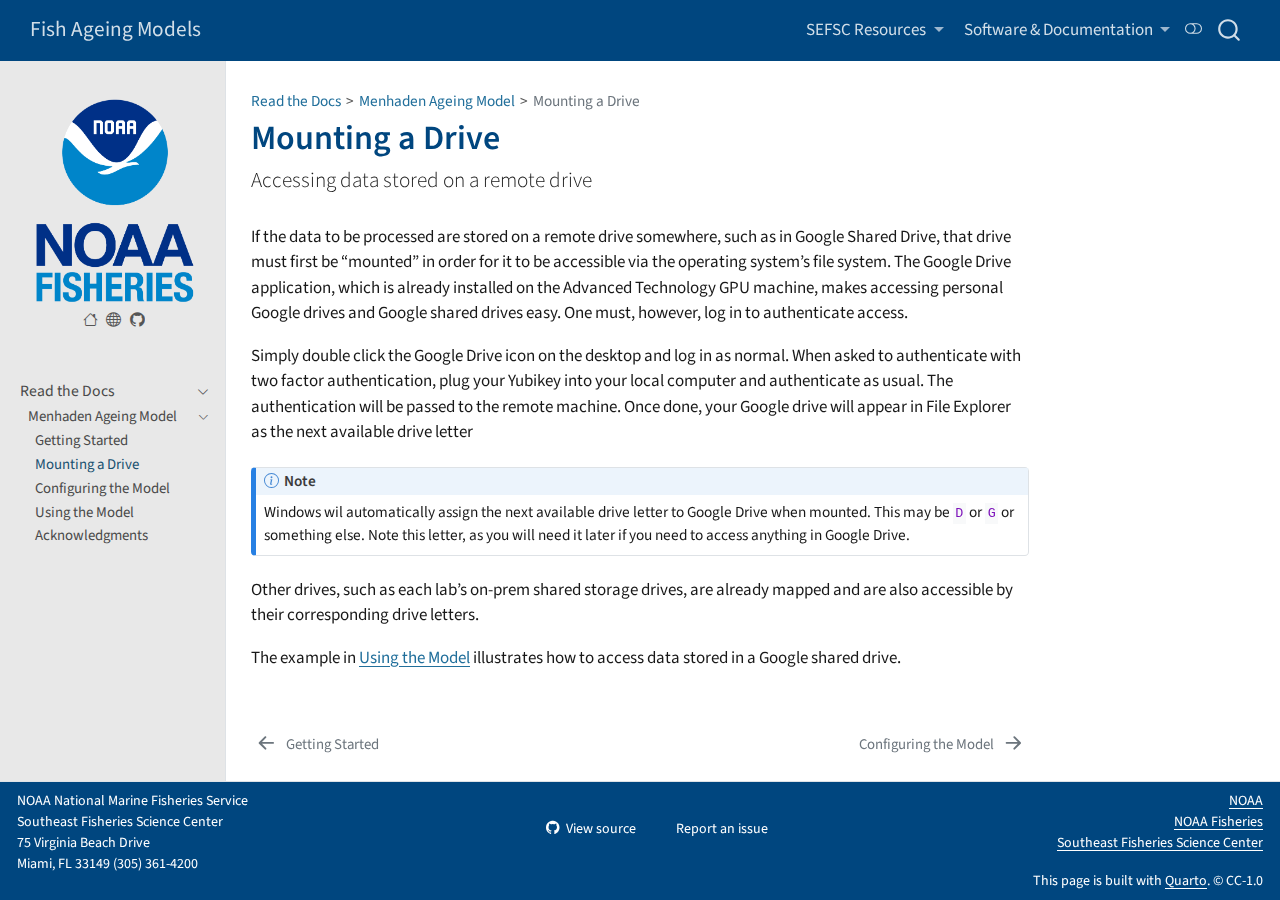
<file: content/docs/mount.html>
<!DOCTYPE html>
<html xmlns="http://www.w3.org/1999/xhtml" lang="en" xml:lang="en"><head>

<meta charset="utf-8">
<meta name="generator" content="quarto-1.7.33">

<meta name="viewport" content="width=device-width, initial-scale=1.0, user-scalable=yes">


<title>Mounting a Drive – Fish Ageing Models</title>
<style>
code{white-space: pre-wrap;}
span.smallcaps{font-variant: small-caps;}
div.columns{display: flex; gap: min(4vw, 1.5em);}
div.column{flex: auto; overflow-x: auto;}
div.hanging-indent{margin-left: 1.5em; text-indent: -1.5em;}
ul.task-list{list-style: none;}
ul.task-list li input[type="checkbox"] {
  width: 0.8em;
  margin: 0 0.8em 0.2em -1em; /* quarto-specific, see https://github.com/quarto-dev/quarto-cli/issues/4556 */ 
  vertical-align: middle;
}
</style>


<script src="../../site_libs/quarto-nav/quarto-nav.js"></script>
<script src="../../site_libs/clipboard/clipboard.min.js"></script>
<script src="../../site_libs/quarto-search/autocomplete.umd.js"></script>
<script src="../../site_libs/quarto-search/fuse.min.js"></script>
<script src="../../site_libs/quarto-search/quarto-search.js"></script>
<meta name="quarto:offset" content="../../">
<link href="../../content/docs/configuration.html" rel="next">
<link href="../../content/docs/setup.html" rel="prev">
<link href="../../theme/images/favicon.png" rel="icon" type="image/png">
<script src="../../site_libs/quarto-html/quarto.js" type="module"></script>
<script src="../../site_libs/quarto-html/tabsets/tabsets.js" type="module"></script>
<script src="../../site_libs/quarto-html/popper.min.js"></script>
<script src="../../site_libs/quarto-html/tippy.umd.min.js"></script>
<script src="../../site_libs/quarto-html/anchor.min.js"></script>
<link href="../../site_libs/quarto-html/tippy.css" rel="stylesheet">
<link href="../../site_libs/quarto-html/quarto-syntax-highlighting-ea385d0e468b0dd5ea5bf0780b1290d9.css" rel="stylesheet" class="quarto-color-scheme" id="quarto-text-highlighting-styles">
<link href="../../site_libs/quarto-html/quarto-syntax-highlighting-dark-bc185b5c5bdbcb35c2eb49d8a876ef70.css" rel="stylesheet" class="quarto-color-scheme quarto-color-alternate" id="quarto-text-highlighting-styles">
<link href="../../site_libs/quarto-html/quarto-syntax-highlighting-ea385d0e468b0dd5ea5bf0780b1290d9.css" rel="stylesheet" class="quarto-color-scheme-extra" id="quarto-text-highlighting-styles">
<script src="../../site_libs/bootstrap/bootstrap.min.js"></script>
<link href="../../site_libs/bootstrap/bootstrap-icons.css" rel="stylesheet">
<link href="../../site_libs/bootstrap/bootstrap-7d56ba7ebe4be84583ca0e96d9d7b64a.min.css" rel="stylesheet" append-hash="true" class="quarto-color-scheme" id="quarto-bootstrap" data-mode="light">
<link href="../../site_libs/bootstrap/bootstrap-dark-24a3e24c7d8106572728627796a52b46.min.css" rel="stylesheet" append-hash="true" class="quarto-color-scheme quarto-color-alternate" id="quarto-bootstrap" data-mode="dark">
<link href="../../site_libs/bootstrap/bootstrap-7d56ba7ebe4be84583ca0e96d9d7b64a.min.css" rel="stylesheet" append-hash="true" class="quarto-color-scheme-extra" id="quarto-bootstrap" data-mode="light">
<script id="quarto-search-options" type="application/json">{
  "location": "navbar",
  "copy-button": false,
  "collapse-after": 3,
  "panel-placement": "end",
  "type": "overlay",
  "limit": 50,
  "keyboard-shortcut": [
    "f",
    "/",
    "s"
  ],
  "show-item-context": false,
  "language": {
    "search-no-results-text": "No results",
    "search-matching-documents-text": "matching documents",
    "search-copy-link-title": "Copy link to search",
    "search-hide-matches-text": "Hide additional matches",
    "search-more-match-text": "more match in this document",
    "search-more-matches-text": "more matches in this document",
    "search-clear-button-title": "Clear",
    "search-text-placeholder": "",
    "search-detached-cancel-button-title": "Cancel",
    "search-submit-button-title": "Submit",
    "search-label": "Search"
  }
}</script>


</head>

<body class="nav-sidebar docked nav-fixed quarto-light"><script id="quarto-html-before-body" type="application/javascript">
    const toggleBodyColorMode = (bsSheetEl) => {
      const mode = bsSheetEl.getAttribute("data-mode");
      const bodyEl = window.document.querySelector("body");
      if (mode === "dark") {
        bodyEl.classList.add("quarto-dark");
        bodyEl.classList.remove("quarto-light");
      } else {
        bodyEl.classList.add("quarto-light");
        bodyEl.classList.remove("quarto-dark");
      }
    }
    const toggleBodyColorPrimary = () => {
      const bsSheetEl = window.document.querySelector("link#quarto-bootstrap:not([rel=disabled-stylesheet])");
      if (bsSheetEl) {
        toggleBodyColorMode(bsSheetEl);
      }
    }
    const setColorSchemeToggle = (alternate) => {
      const toggles = window.document.querySelectorAll('.quarto-color-scheme-toggle');
      for (let i=0; i < toggles.length; i++) {
        const toggle = toggles[i];
        if (toggle) {
          if (alternate) {
            toggle.classList.add("alternate");
          } else {
            toggle.classList.remove("alternate");
          }
        }
      }
    };
    const toggleColorMode = (alternate) => {
      // Switch the stylesheets
      const primaryStylesheets = window.document.querySelectorAll('link.quarto-color-scheme:not(.quarto-color-alternate)');
      const alternateStylesheets = window.document.querySelectorAll('link.quarto-color-scheme.quarto-color-alternate');
      manageTransitions('#quarto-margin-sidebar .nav-link', false);
      if (alternate) {
        // note: dark is layered on light, we don't disable primary!
        enableStylesheet(alternateStylesheets);
        for (const sheetNode of alternateStylesheets) {
          if (sheetNode.id === "quarto-bootstrap") {
            toggleBodyColorMode(sheetNode);
          }
        }
      } else {
        disableStylesheet(alternateStylesheets);
        enableStylesheet(primaryStylesheets)
        toggleBodyColorPrimary();
      }
      manageTransitions('#quarto-margin-sidebar .nav-link', true);
      // Switch the toggles
      setColorSchemeToggle(alternate)
      // Hack to workaround the fact that safari doesn't
      // properly recolor the scrollbar when toggling (#1455)
      if (navigator.userAgent.indexOf('Safari') > 0 && navigator.userAgent.indexOf('Chrome') == -1) {
        manageTransitions("body", false);
        window.scrollTo(0, 1);
        setTimeout(() => {
          window.scrollTo(0, 0);
          manageTransitions("body", true);
        }, 40);
      }
    }
    const disableStylesheet = (stylesheets) => {
      for (let i=0; i < stylesheets.length; i++) {
        const stylesheet = stylesheets[i];
        stylesheet.rel = 'disabled-stylesheet';
      }
    }
    const enableStylesheet = (stylesheets) => {
      for (let i=0; i < stylesheets.length; i++) {
        const stylesheet = stylesheets[i];
        if(stylesheet.rel !== 'stylesheet') { // for Chrome, which will still FOUC without this check
          stylesheet.rel = 'stylesheet';
        }
      }
    }
    const manageTransitions = (selector, allowTransitions) => {
      const els = window.document.querySelectorAll(selector);
      for (let i=0; i < els.length; i++) {
        const el = els[i];
        if (allowTransitions) {
          el.classList.remove('notransition');
        } else {
          el.classList.add('notransition');
        }
      }
    }
    const isFileUrl = () => {
      return window.location.protocol === 'file:';
    }
    const hasAlternateSentinel = () => {
      let styleSentinel = getColorSchemeSentinel();
      if (styleSentinel !== null) {
        return styleSentinel === "alternate";
      } else {
        return false;
      }
    }
    const setStyleSentinel = (alternate) => {
      const value = alternate ? "alternate" : "default";
      if (!isFileUrl()) {
        window.localStorage.setItem("quarto-color-scheme", value);
      } else {
        localAlternateSentinel = value;
      }
    }
    const getColorSchemeSentinel = () => {
      if (!isFileUrl()) {
        const storageValue = window.localStorage.getItem("quarto-color-scheme");
        return storageValue != null ? storageValue : localAlternateSentinel;
      } else {
        return localAlternateSentinel;
      }
    }
    const toggleGiscusIfUsed = (isAlternate, darkModeDefault) => {
      const baseTheme = document.querySelector('#giscus-base-theme')?.value ?? 'light';
      const alternateTheme = document.querySelector('#giscus-alt-theme')?.value ?? 'dark';
      let newTheme = '';
      if(authorPrefersDark) {
        newTheme = isAlternate ? baseTheme : alternateTheme;
      } else {
        newTheme = isAlternate ? alternateTheme : baseTheme;
      }
      const changeGiscusTheme = () => {
        // From: https://github.com/giscus/giscus/issues/336
        const sendMessage = (message) => {
          const iframe = document.querySelector('iframe.giscus-frame');
          if (!iframe) return;
          iframe.contentWindow.postMessage({ giscus: message }, 'https://giscus.app');
        }
        sendMessage({
          setConfig: {
            theme: newTheme
          }
        });
      }
      const isGiscussLoaded = window.document.querySelector('iframe.giscus-frame') !== null;
      if (isGiscussLoaded) {
        changeGiscusTheme();
      }
    };
    const authorPrefersDark = false;
    const darkModeDefault = authorPrefersDark;
      document.querySelector('link#quarto-text-highlighting-styles.quarto-color-scheme-extra').rel = 'disabled-stylesheet';
      document.querySelector('link#quarto-bootstrap.quarto-color-scheme-extra').rel = 'disabled-stylesheet';
    let localAlternateSentinel = darkModeDefault ? 'alternate' : 'default';
    // Dark / light mode switch
    window.quartoToggleColorScheme = () => {
      // Read the current dark / light value
      let toAlternate = !hasAlternateSentinel();
      toggleColorMode(toAlternate);
      setStyleSentinel(toAlternate);
      toggleGiscusIfUsed(toAlternate, darkModeDefault);
      window.dispatchEvent(new Event('resize'));
    };
    // Switch to dark mode if need be
    if (hasAlternateSentinel()) {
      toggleColorMode(true);
    } else {
      toggleColorMode(false);
    }
  </script>

<div id="quarto-search-results"></div>
  <header id="quarto-header" class="headroom fixed-top">
    <nav class="navbar navbar-expand-lg " data-bs-theme="dark">
      <div class="navbar-container container-fluid">
      <div class="navbar-brand-container mx-auto">
    <a class="navbar-brand" href="../../index.html">
    <span class="navbar-title">Fish Ageing Models</span>
    </a>
  </div>
            <div id="quarto-search" class="" title="Search"></div>
          <button class="navbar-toggler" type="button" data-bs-toggle="collapse" data-bs-target="#navbarCollapse" aria-controls="navbarCollapse" role="menu" aria-expanded="false" aria-label="Toggle navigation" onclick="if (window.quartoToggleHeadroom) { window.quartoToggleHeadroom(); }">
  <span class="navbar-toggler-icon"></span>
</button>
          <div class="collapse navbar-collapse" id="navbarCollapse">
            <ul class="navbar-nav navbar-nav-scroll ms-auto">
  <li class="nav-item dropdown ">
    <a class="nav-link dropdown-toggle" href="#" id="nav-menu-sefsc-resources" role="link" data-bs-toggle="dropdown" aria-expanded="false">
 <span class="menu-text">SEFSC Resources</span>
    </a>
    <ul class="dropdown-menu dropdown-menu-end" aria-labelledby="nav-menu-sefsc-resources">    
        <li>
    <a class="dropdown-item" href="https://www.fisheries.noaa.gov/contact/southeast-fisheries-science-center">
 <span class="dropdown-text">SEFSC Homepage</span></a>
  </li>  
        <li>
    <a class="dropdown-item" href="https://nmfs-opensci.github.io/">
 <span class="dropdown-text">NOAA Fisheries Open Science</span></a>
  </li>  
    </ul>
  </li>
  <li class="nav-item dropdown ">
    <a class="nav-link dropdown-toggle" href="#" id="nav-menu-software--documentation" role="link" data-bs-toggle="dropdown" aria-expanded="false">
 <span class="menu-text">Software &amp; Documentation</span>
    </a>
    <ul class="dropdown-menu dropdown-menu-end" aria-labelledby="nav-menu-software--documentation">    
        <li>
    <a class="dropdown-item" href="https://github.com/sefsc">
 <span class="dropdown-text">SEFSC GitHub Organization</span></a>
  </li>  
        <li>
    <a class="dropdown-item" href="https://noaa-fisheries-integrated-toolbox.github.io/">
 <span class="dropdown-text">NOAA Fisheries Integrated Toolbox</span></a>
  </li>  
    </ul>
  </li>
</ul>
          </div> <!-- /navcollapse -->
            <div class="quarto-navbar-tools">
  <a href="" class="quarto-color-scheme-toggle quarto-navigation-tool  px-1" onclick="window.quartoToggleColorScheme(); return false;" title="Toggle dark mode"><i class="bi"></i></a>
</div>
      </div> <!-- /container-fluid -->
    </nav>
  <nav class="quarto-secondary-nav">
    <div class="container-fluid d-flex">
      <button type="button" class="quarto-btn-toggle btn" data-bs-toggle="collapse" role="button" data-bs-target=".quarto-sidebar-collapse-item" aria-controls="quarto-sidebar" aria-expanded="false" aria-label="Toggle sidebar navigation" onclick="if (window.quartoToggleHeadroom) { window.quartoToggleHeadroom(); }">
        <i class="bi bi-layout-text-sidebar-reverse"></i>
      </button>
        <nav class="quarto-page-breadcrumbs" aria-label="breadcrumb"><ol class="breadcrumb"><li class="breadcrumb-item"><a href="../../content/docs/index.html">Read the Docs</a></li><li class="breadcrumb-item"><a href="../../content/docs/index.html">Menhaden Ageing Model</a></li><li class="breadcrumb-item"><a href="../../content/docs/mount.html">Mounting a Drive</a></li></ol></nav>
        <a class="flex-grow-1" role="navigation" data-bs-toggle="collapse" data-bs-target=".quarto-sidebar-collapse-item" aria-controls="quarto-sidebar" aria-expanded="false" aria-label="Toggle sidebar navigation" onclick="if (window.quartoToggleHeadroom) { window.quartoToggleHeadroom(); }">      
        </a>
      <button type="button" class="btn quarto-search-button" aria-label="Search" onclick="window.quartoOpenSearch();">
        <i class="bi bi-search"></i>
      </button>
    </div>
  </nav>
</header>
<!-- content -->
<div id="quarto-content" class="quarto-container page-columns page-rows-contents page-layout-article page-navbar">
<!-- sidebar -->
  <nav id="quarto-sidebar" class="sidebar collapse collapse-horizontal quarto-sidebar-collapse-item sidebar-navigation docked overflow-auto">
    <div class="pt-lg-2 mt-2 text-center sidebar-header">
      <a href="../../index.html" class="sidebar-logo-link">
      <img src="../../theme/images/NOAA_FISHERIES_logoV.png" alt="" class="sidebar-logo py-0 d-lg-inline d-none">
      </a>
      <div class="sidebar-tools-main tools-wide">
    <a href="https://noaa.gov" title="NOAA Home" class="quarto-navigation-tool px-1" aria-label="NOAA Home"><i class="bi bi-house"></i></a>
    <a href="https://www.fisheries.noaa.gov/contact/southeast-fisheries-science-center" title="NOAA Southeast Fisheries Science Center" class="quarto-navigation-tool px-1" aria-label="NOAA Southeast Fisheries Science Center"><i class="bi bi-globe"></i></a>
    <a href="https://github.com/SEFSC" title="SEFSC GitHub" class="quarto-navigation-tool px-1" aria-label="SEFSC GitHub"><i class="bi bi-github"></i></a>
</div>
      </div>
        <div class="mt-2 flex-shrink-0 align-items-center">
        <div class="sidebar-search">
        <div id="quarto-search" class="" title="Search"></div>
        </div>
        </div>
    <div class="sidebar-menu-container"> 
    <ul class="list-unstyled mt-1">
        <li class="sidebar-item sidebar-item-section">
      <div class="sidebar-item-container"> 
            <a class="sidebar-item-text sidebar-link text-start" data-bs-toggle="collapse" data-bs-target="#quarto-sidebar-section-1" role="navigation" aria-expanded="true">
 <span class="menu-text">Read the Docs</span></a>
          <a class="sidebar-item-toggle text-start" data-bs-toggle="collapse" data-bs-target="#quarto-sidebar-section-1" role="navigation" aria-expanded="true" aria-label="Toggle section">
            <i class="bi bi-chevron-right ms-2"></i>
          </a> 
      </div>
      <ul id="quarto-sidebar-section-1" class="collapse list-unstyled sidebar-section depth1 show">  
          <li class="sidebar-item sidebar-item-section">
      <div class="sidebar-item-container"> 
            <a href="../../content/docs/index.html" class="sidebar-item-text sidebar-link">
 <span class="menu-text">Menhaden Ageing Model</span></a>
          <a class="sidebar-item-toggle text-start" data-bs-toggle="collapse" data-bs-target="#quarto-sidebar-section-2" role="navigation" aria-expanded="true" aria-label="Toggle section">
            <i class="bi bi-chevron-right ms-2"></i>
          </a> 
      </div>
      <ul id="quarto-sidebar-section-2" class="collapse list-unstyled sidebar-section depth2 show">  
          <li class="sidebar-item">
  <div class="sidebar-item-container"> 
  <a href="../../content/docs/setup.html" class="sidebar-item-text sidebar-link">
 <span class="menu-text">Getting Started</span></a>
  </div>
</li>
          <li class="sidebar-item">
  <div class="sidebar-item-container"> 
  <a href="../../content/docs/mount.html" class="sidebar-item-text sidebar-link active">
 <span class="menu-text">Mounting a Drive</span></a>
  </div>
</li>
          <li class="sidebar-item">
  <div class="sidebar-item-container"> 
  <a href="../../content/docs/configuration.html" class="sidebar-item-text sidebar-link">
 <span class="menu-text">Configuring the Model</span></a>
  </div>
</li>
          <li class="sidebar-item">
  <div class="sidebar-item-container"> 
  <a href="../../content/docs/usage.html" class="sidebar-item-text sidebar-link">
 <span class="menu-text">Using the Model</span></a>
  </div>
</li>
          <li class="sidebar-item">
  <div class="sidebar-item-container"> 
  <a href="../../content/docs/acknowledgements.html" class="sidebar-item-text sidebar-link">
 <span class="menu-text">Acknowledgments</span></a>
  </div>
</li>
      </ul>
  </li>
      </ul>
  </li>
    </ul>
    </div>
</nav>
<div id="quarto-sidebar-glass" class="quarto-sidebar-collapse-item" data-bs-toggle="collapse" data-bs-target=".quarto-sidebar-collapse-item"></div>
<!-- margin-sidebar -->
    <div id="quarto-margin-sidebar" class="sidebar margin-sidebar zindex-bottom">
        
    </div>
<!-- main -->
<main class="content" id="quarto-document-content">


<header id="title-block-header" class="quarto-title-block default"><nav class="quarto-page-breadcrumbs quarto-title-breadcrumbs d-none d-lg-block" aria-label="breadcrumb"><ol class="breadcrumb"><li class="breadcrumb-item"><a href="../../content/docs/index.html">Read the Docs</a></li><li class="breadcrumb-item"><a href="../../content/docs/index.html">Menhaden Ageing Model</a></li><li class="breadcrumb-item"><a href="../../content/docs/mount.html">Mounting a Drive</a></li></ol></nav>
<div class="quarto-title">
<h1 class="title">Mounting a Drive</h1>
<p class="subtitle lead">Accessing data stored on a remote drive</p>
</div>



<div class="quarto-title-meta">

    
  
    
  </div>
  


</header>


<p>If the data to be processed are stored on a remote drive somewhere, such as in Google Shared Drive, that drive must first be “mounted” in order for it to be accessible via the operating system’s file system. The Google Drive application, which is already installed on the Advanced Technology GPU machine, makes accessing personal Google drives and Google shared drives easy. One must, however, log in to authenticate access.</p>
<p>Simply double click the Google Drive icon on the desktop and log in as normal. When asked to authenticate with two factor authentication, plug your Yubikey into your local computer and authenticate as usual. The authentication will be passed to the remote machine. Once done, your Google drive will appear in File Explorer as the next available drive letter</p>
<div class="callout callout-style-default callout-note callout-titled">
<div class="callout-header d-flex align-content-center">
<div class="callout-icon-container">
<i class="callout-icon"></i>
</div>
<div class="callout-title-container flex-fill">
Note
</div>
</div>
<div class="callout-body-container callout-body">
<p>Windows wil automatically assign the next available drive letter to Google Drive when mounted. This may be <code>D</code> or <code>G</code> or something else. Note this letter, as you will need it later if you need to access anything in Google Drive.</p>
</div>
</div>
<p>Other drives, such as each lab’s on-prem shared storage drives, are already mapped and are also accessible by their corresponding drive letters.</p>
<p>The example in <a href="../../content/docs/usage.html">Using the Model</a> illustrates how to access data stored in a Google shared drive.</p>



</main> <!-- /main -->
<script id="quarto-html-after-body" type="application/javascript">
  window.document.addEventListener("DOMContentLoaded", function (event) {
    // Ensure there is a toggle, if there isn't float one in the top right
    if (window.document.querySelector('.quarto-color-scheme-toggle') === null) {
      const a = window.document.createElement('a');
      a.classList.add('top-right');
      a.classList.add('quarto-color-scheme-toggle');
      a.href = "";
      a.onclick = function() { try { window.quartoToggleColorScheme(); } catch {} return false; };
      const i = window.document.createElement("i");
      i.classList.add('bi');
      a.appendChild(i);
      window.document.body.appendChild(a);
    }
    setColorSchemeToggle(hasAlternateSentinel())
    const icon = "";
    const anchorJS = new window.AnchorJS();
    anchorJS.options = {
      placement: 'right',
      icon: icon
    };
    anchorJS.add('.anchored');
    const isCodeAnnotation = (el) => {
      for (const clz of el.classList) {
        if (clz.startsWith('code-annotation-')) {                     
          return true;
        }
      }
      return false;
    }
    const onCopySuccess = function(e) {
      // button target
      const button = e.trigger;
      // don't keep focus
      button.blur();
      // flash "checked"
      button.classList.add('code-copy-button-checked');
      var currentTitle = button.getAttribute("title");
      button.setAttribute("title", "Copied!");
      let tooltip;
      if (window.bootstrap) {
        button.setAttribute("data-bs-toggle", "tooltip");
        button.setAttribute("data-bs-placement", "left");
        button.setAttribute("data-bs-title", "Copied!");
        tooltip = new bootstrap.Tooltip(button, 
          { trigger: "manual", 
            customClass: "code-copy-button-tooltip",
            offset: [0, -8]});
        tooltip.show();    
      }
      setTimeout(function() {
        if (tooltip) {
          tooltip.hide();
          button.removeAttribute("data-bs-title");
          button.removeAttribute("data-bs-toggle");
          button.removeAttribute("data-bs-placement");
        }
        button.setAttribute("title", currentTitle);
        button.classList.remove('code-copy-button-checked');
      }, 1000);
      // clear code selection
      e.clearSelection();
    }
    const getTextToCopy = function(trigger) {
        const codeEl = trigger.previousElementSibling.cloneNode(true);
        for (const childEl of codeEl.children) {
          if (isCodeAnnotation(childEl)) {
            childEl.remove();
          }
        }
        return codeEl.innerText;
    }
    const clipboard = new window.ClipboardJS('.code-copy-button:not([data-in-quarto-modal])', {
      text: getTextToCopy
    });
    clipboard.on('success', onCopySuccess);
    if (window.document.getElementById('quarto-embedded-source-code-modal')) {
      const clipboardModal = new window.ClipboardJS('.code-copy-button[data-in-quarto-modal]', {
        text: getTextToCopy,
        container: window.document.getElementById('quarto-embedded-source-code-modal')
      });
      clipboardModal.on('success', onCopySuccess);
    }
      var localhostRegex = new RegExp(/^(?:http|https):\/\/localhost\:?[0-9]*\//);
      var mailtoRegex = new RegExp(/^mailto:/);
        var filterRegex = new RegExp("https:\/\/sefsc\.github\.io\/FATES-BLH-OtolithAgeing");
      var isInternal = (href) => {
          return filterRegex.test(href) || localhostRegex.test(href) || mailtoRegex.test(href);
      }
      // Inspect non-navigation links and adorn them if external
     var links = window.document.querySelectorAll('a[href]:not(.nav-link):not(.navbar-brand):not(.toc-action):not(.sidebar-link):not(.sidebar-item-toggle):not(.pagination-link):not(.no-external):not([aria-hidden]):not(.dropdown-item):not(.quarto-navigation-tool):not(.about-link)');
      for (var i=0; i<links.length; i++) {
        const link = links[i];
        if (!isInternal(link.href)) {
          // undo the damage that might have been done by quarto-nav.js in the case of
          // links that we want to consider external
          if (link.dataset.originalHref !== undefined) {
            link.href = link.dataset.originalHref;
          }
        }
      }
    function tippyHover(el, contentFn, onTriggerFn, onUntriggerFn) {
      const config = {
        allowHTML: true,
        maxWidth: 500,
        delay: 100,
        arrow: false,
        appendTo: function(el) {
            return el.parentElement;
        },
        interactive: true,
        interactiveBorder: 10,
        theme: 'quarto',
        placement: 'bottom-start',
      };
      if (contentFn) {
        config.content = contentFn;
      }
      if (onTriggerFn) {
        config.onTrigger = onTriggerFn;
      }
      if (onUntriggerFn) {
        config.onUntrigger = onUntriggerFn;
      }
      window.tippy(el, config); 
    }
    const noterefs = window.document.querySelectorAll('a[role="doc-noteref"]');
    for (var i=0; i<noterefs.length; i++) {
      const ref = noterefs[i];
      tippyHover(ref, function() {
        // use id or data attribute instead here
        let href = ref.getAttribute('data-footnote-href') || ref.getAttribute('href');
        try { href = new URL(href).hash; } catch {}
        const id = href.replace(/^#\/?/, "");
        const note = window.document.getElementById(id);
        if (note) {
          return note.innerHTML;
        } else {
          return "";
        }
      });
    }
    const xrefs = window.document.querySelectorAll('a.quarto-xref');
    const processXRef = (id, note) => {
      // Strip column container classes
      const stripColumnClz = (el) => {
        el.classList.remove("page-full", "page-columns");
        if (el.children) {
          for (const child of el.children) {
            stripColumnClz(child);
          }
        }
      }
      stripColumnClz(note)
      if (id === null || id.startsWith('sec-')) {
        // Special case sections, only their first couple elements
        const container = document.createElement("div");
        if (note.children && note.children.length > 2) {
          container.appendChild(note.children[0].cloneNode(true));
          for (let i = 1; i < note.children.length; i++) {
            const child = note.children[i];
            if (child.tagName === "P" && child.innerText === "") {
              continue;
            } else {
              container.appendChild(child.cloneNode(true));
              break;
            }
          }
          if (window.Quarto?.typesetMath) {
            window.Quarto.typesetMath(container);
          }
          return container.innerHTML
        } else {
          if (window.Quarto?.typesetMath) {
            window.Quarto.typesetMath(note);
          }
          return note.innerHTML;
        }
      } else {
        // Remove any anchor links if they are present
        const anchorLink = note.querySelector('a.anchorjs-link');
        if (anchorLink) {
          anchorLink.remove();
        }
        if (window.Quarto?.typesetMath) {
          window.Quarto.typesetMath(note);
        }
        if (note.classList.contains("callout")) {
          return note.outerHTML;
        } else {
          return note.innerHTML;
        }
      }
    }
    for (var i=0; i<xrefs.length; i++) {
      const xref = xrefs[i];
      tippyHover(xref, undefined, function(instance) {
        instance.disable();
        let url = xref.getAttribute('href');
        let hash = undefined; 
        if (url.startsWith('#')) {
          hash = url;
        } else {
          try { hash = new URL(url).hash; } catch {}
        }
        if (hash) {
          const id = hash.replace(/^#\/?/, "");
          const note = window.document.getElementById(id);
          if (note !== null) {
            try {
              const html = processXRef(id, note.cloneNode(true));
              instance.setContent(html);
            } finally {
              instance.enable();
              instance.show();
            }
          } else {
            // See if we can fetch this
            fetch(url.split('#')[0])
            .then(res => res.text())
            .then(html => {
              const parser = new DOMParser();
              const htmlDoc = parser.parseFromString(html, "text/html");
              const note = htmlDoc.getElementById(id);
              if (note !== null) {
                const html = processXRef(id, note);
                instance.setContent(html);
              } 
            }).finally(() => {
              instance.enable();
              instance.show();
            });
          }
        } else {
          // See if we can fetch a full url (with no hash to target)
          // This is a special case and we should probably do some content thinning / targeting
          fetch(url)
          .then(res => res.text())
          .then(html => {
            const parser = new DOMParser();
            const htmlDoc = parser.parseFromString(html, "text/html");
            const note = htmlDoc.querySelector('main.content');
            if (note !== null) {
              // This should only happen for chapter cross references
              // (since there is no id in the URL)
              // remove the first header
              if (note.children.length > 0 && note.children[0].tagName === "HEADER") {
                note.children[0].remove();
              }
              const html = processXRef(null, note);
              instance.setContent(html);
            } 
          }).finally(() => {
            instance.enable();
            instance.show();
          });
        }
      }, function(instance) {
      });
    }
        let selectedAnnoteEl;
        const selectorForAnnotation = ( cell, annotation) => {
          let cellAttr = 'data-code-cell="' + cell + '"';
          let lineAttr = 'data-code-annotation="' +  annotation + '"';
          const selector = 'span[' + cellAttr + '][' + lineAttr + ']';
          return selector;
        }
        const selectCodeLines = (annoteEl) => {
          const doc = window.document;
          const targetCell = annoteEl.getAttribute("data-target-cell");
          const targetAnnotation = annoteEl.getAttribute("data-target-annotation");
          const annoteSpan = window.document.querySelector(selectorForAnnotation(targetCell, targetAnnotation));
          const lines = annoteSpan.getAttribute("data-code-lines").split(",");
          const lineIds = lines.map((line) => {
            return targetCell + "-" + line;
          })
          let top = null;
          let height = null;
          let parent = null;
          if (lineIds.length > 0) {
              //compute the position of the single el (top and bottom and make a div)
              const el = window.document.getElementById(lineIds[0]);
              top = el.offsetTop;
              height = el.offsetHeight;
              parent = el.parentElement.parentElement;
            if (lineIds.length > 1) {
              const lastEl = window.document.getElementById(lineIds[lineIds.length - 1]);
              const bottom = lastEl.offsetTop + lastEl.offsetHeight;
              height = bottom - top;
            }
            if (top !== null && height !== null && parent !== null) {
              // cook up a div (if necessary) and position it 
              let div = window.document.getElementById("code-annotation-line-highlight");
              if (div === null) {
                div = window.document.createElement("div");
                div.setAttribute("id", "code-annotation-line-highlight");
                div.style.position = 'absolute';
                parent.appendChild(div);
              }
              div.style.top = top - 2 + "px";
              div.style.height = height + 4 + "px";
              div.style.left = 0;
              let gutterDiv = window.document.getElementById("code-annotation-line-highlight-gutter");
              if (gutterDiv === null) {
                gutterDiv = window.document.createElement("div");
                gutterDiv.setAttribute("id", "code-annotation-line-highlight-gutter");
                gutterDiv.style.position = 'absolute';
                const codeCell = window.document.getElementById(targetCell);
                const gutter = codeCell.querySelector('.code-annotation-gutter');
                gutter.appendChild(gutterDiv);
              }
              gutterDiv.style.top = top - 2 + "px";
              gutterDiv.style.height = height + 4 + "px";
            }
            selectedAnnoteEl = annoteEl;
          }
        };
        const unselectCodeLines = () => {
          const elementsIds = ["code-annotation-line-highlight", "code-annotation-line-highlight-gutter"];
          elementsIds.forEach((elId) => {
            const div = window.document.getElementById(elId);
            if (div) {
              div.remove();
            }
          });
          selectedAnnoteEl = undefined;
        };
          // Handle positioning of the toggle
      window.addEventListener(
        "resize",
        throttle(() => {
          elRect = undefined;
          if (selectedAnnoteEl) {
            selectCodeLines(selectedAnnoteEl);
          }
        }, 10)
      );
      function throttle(fn, ms) {
      let throttle = false;
      let timer;
        return (...args) => {
          if(!throttle) { // first call gets through
              fn.apply(this, args);
              throttle = true;
          } else { // all the others get throttled
              if(timer) clearTimeout(timer); // cancel #2
              timer = setTimeout(() => {
                fn.apply(this, args);
                timer = throttle = false;
              }, ms);
          }
        };
      }
        // Attach click handler to the DT
        const annoteDls = window.document.querySelectorAll('dt[data-target-cell]');
        for (const annoteDlNode of annoteDls) {
          annoteDlNode.addEventListener('click', (event) => {
            const clickedEl = event.target;
            if (clickedEl !== selectedAnnoteEl) {
              unselectCodeLines();
              const activeEl = window.document.querySelector('dt[data-target-cell].code-annotation-active');
              if (activeEl) {
                activeEl.classList.remove('code-annotation-active');
              }
              selectCodeLines(clickedEl);
              clickedEl.classList.add('code-annotation-active');
            } else {
              // Unselect the line
              unselectCodeLines();
              clickedEl.classList.remove('code-annotation-active');
            }
          });
        }
    const findCites = (el) => {
      const parentEl = el.parentElement;
      if (parentEl) {
        const cites = parentEl.dataset.cites;
        if (cites) {
          return {
            el,
            cites: cites.split(' ')
          };
        } else {
          return findCites(el.parentElement)
        }
      } else {
        return undefined;
      }
    };
    var bibliorefs = window.document.querySelectorAll('a[role="doc-biblioref"]');
    for (var i=0; i<bibliorefs.length; i++) {
      const ref = bibliorefs[i];
      const citeInfo = findCites(ref);
      if (citeInfo) {
        tippyHover(citeInfo.el, function() {
          var popup = window.document.createElement('div');
          citeInfo.cites.forEach(function(cite) {
            var citeDiv = window.document.createElement('div');
            citeDiv.classList.add('hanging-indent');
            citeDiv.classList.add('csl-entry');
            var biblioDiv = window.document.getElementById('ref-' + cite);
            if (biblioDiv) {
              citeDiv.innerHTML = biblioDiv.innerHTML;
            }
            popup.appendChild(citeDiv);
          });
          return popup.innerHTML;
        });
      }
    }
  });
  </script>
<nav class="page-navigation">
  <div class="nav-page nav-page-previous">
      <a href="../../content/docs/setup.html" class="pagination-link" aria-label="Getting Started">
        <i class="bi bi-arrow-left-short"></i> <span class="nav-page-text">Getting Started</span>
      </a>          
  </div>
  <div class="nav-page nav-page-next">
      <a href="../../content/docs/configuration.html" class="pagination-link" aria-label="Configuring the Model">
        <span class="nav-page-text">Configuring the Model</span> <i class="bi bi-arrow-right-short"></i>
      </a>
  </div>
</nav>
</div> <!-- /content -->
<footer class="footer">
  <div class="nav-footer">
    <div class="nav-footer-left">
<p>NOAA National Marine Fisheries Service <br> Southeast Fisheries Science Center <br> 75 Virginia Beach Drive <br> Miami, FL 33149 (305) 361-4200</p>
</div>   
    <div class="nav-footer-center">
      &nbsp;
    <div class="toc-actions"><ul><li><a href="https://github.com/SEFSC/FATES-BLH-OtolithAgeing/blob/docs/content/docs/mount.qmd" class="toc-action"><i class="bi bi-github"></i>View source</a></li><li><a href="https://github.com/SEFSC/FATES-BLH-OtolithAgeing/issues/new" class="toc-action"><i class="bi empty"></i>Report an issue</a></li></ul></div></div>
    <div class="nav-footer-right">
<p><a href="https://noaa.gov">NOAA</a> <br> <a href="https//fisheries.noaa.gov">NOAA Fisheries</a> <br> <a href="https://www.fisheries.noaa.gov/contact/southeast-fisheries-science-center">Southeast Fisheries Science Center</a></p>
<p>This page is built with <a href="https://quarto.org/">Quarto</a>. © CC-1.0</p>
</div>
  </div>
</footer>




</body></html>
</file>
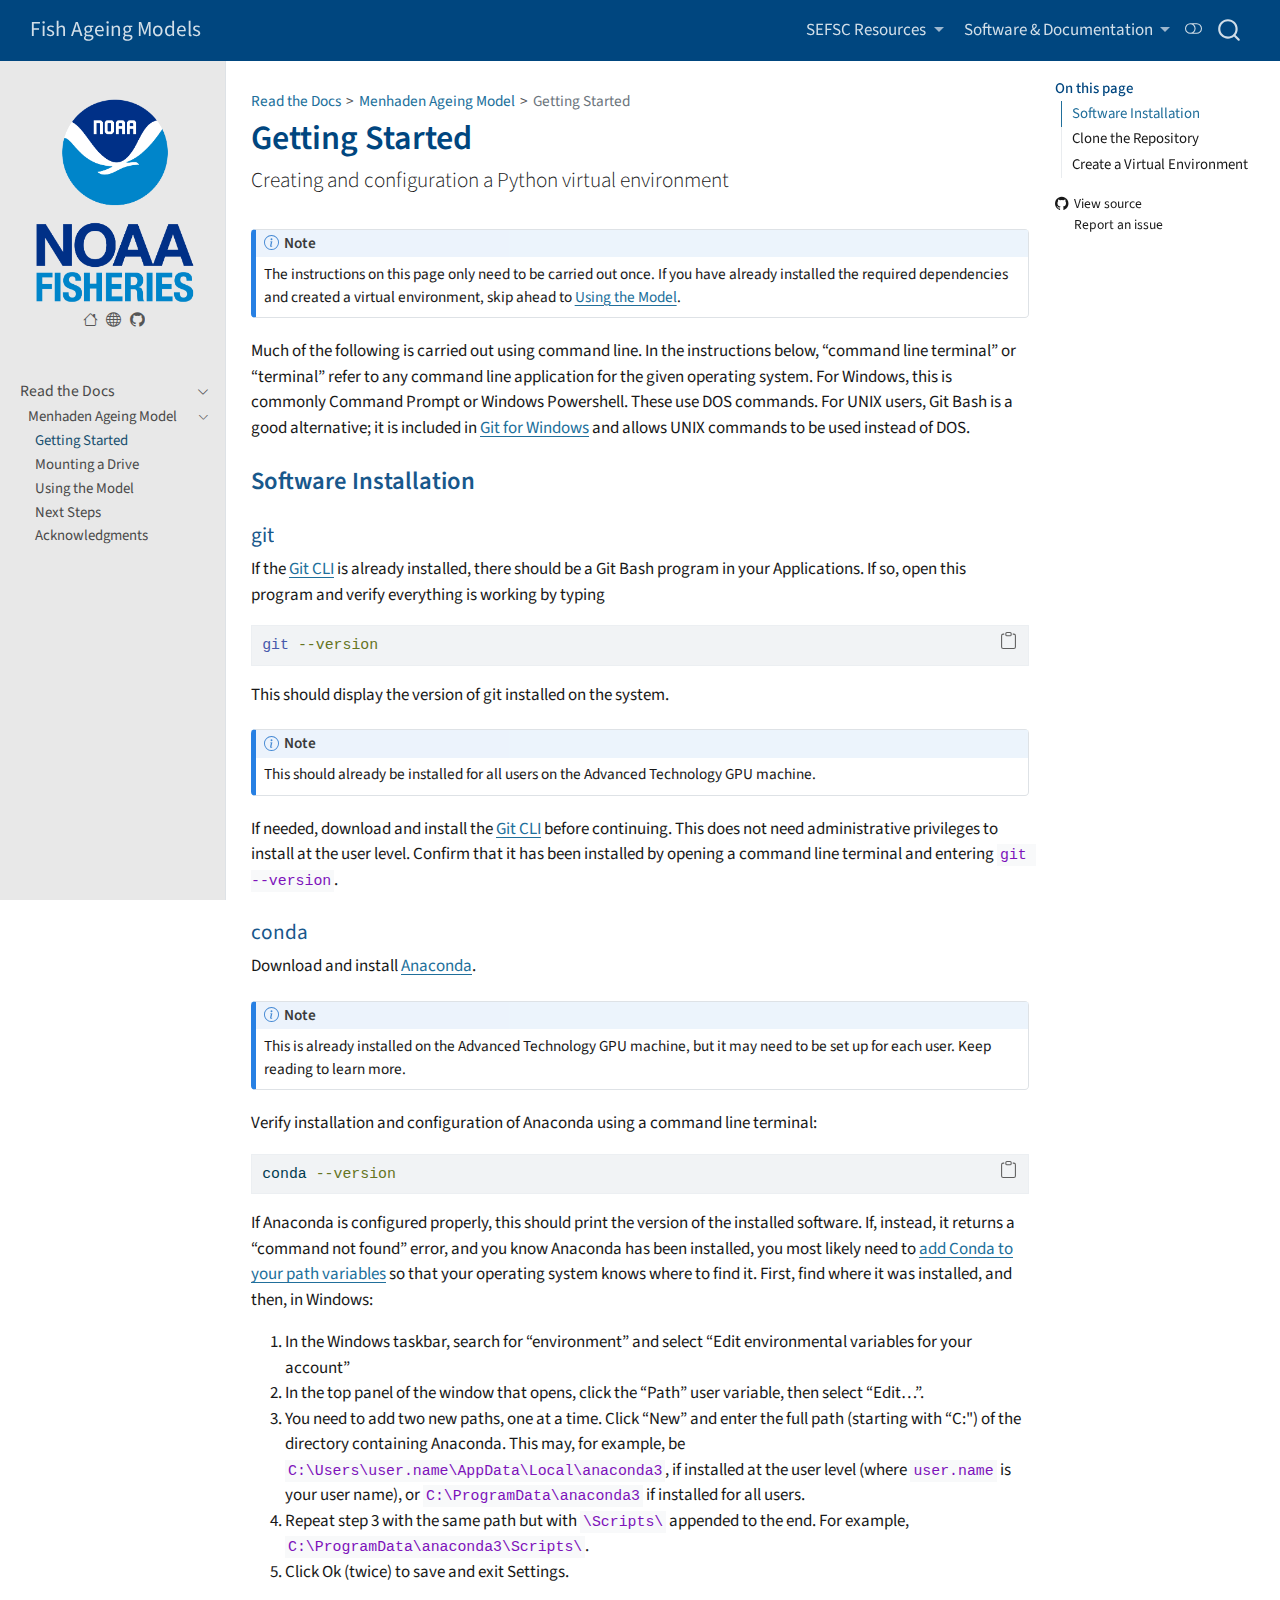
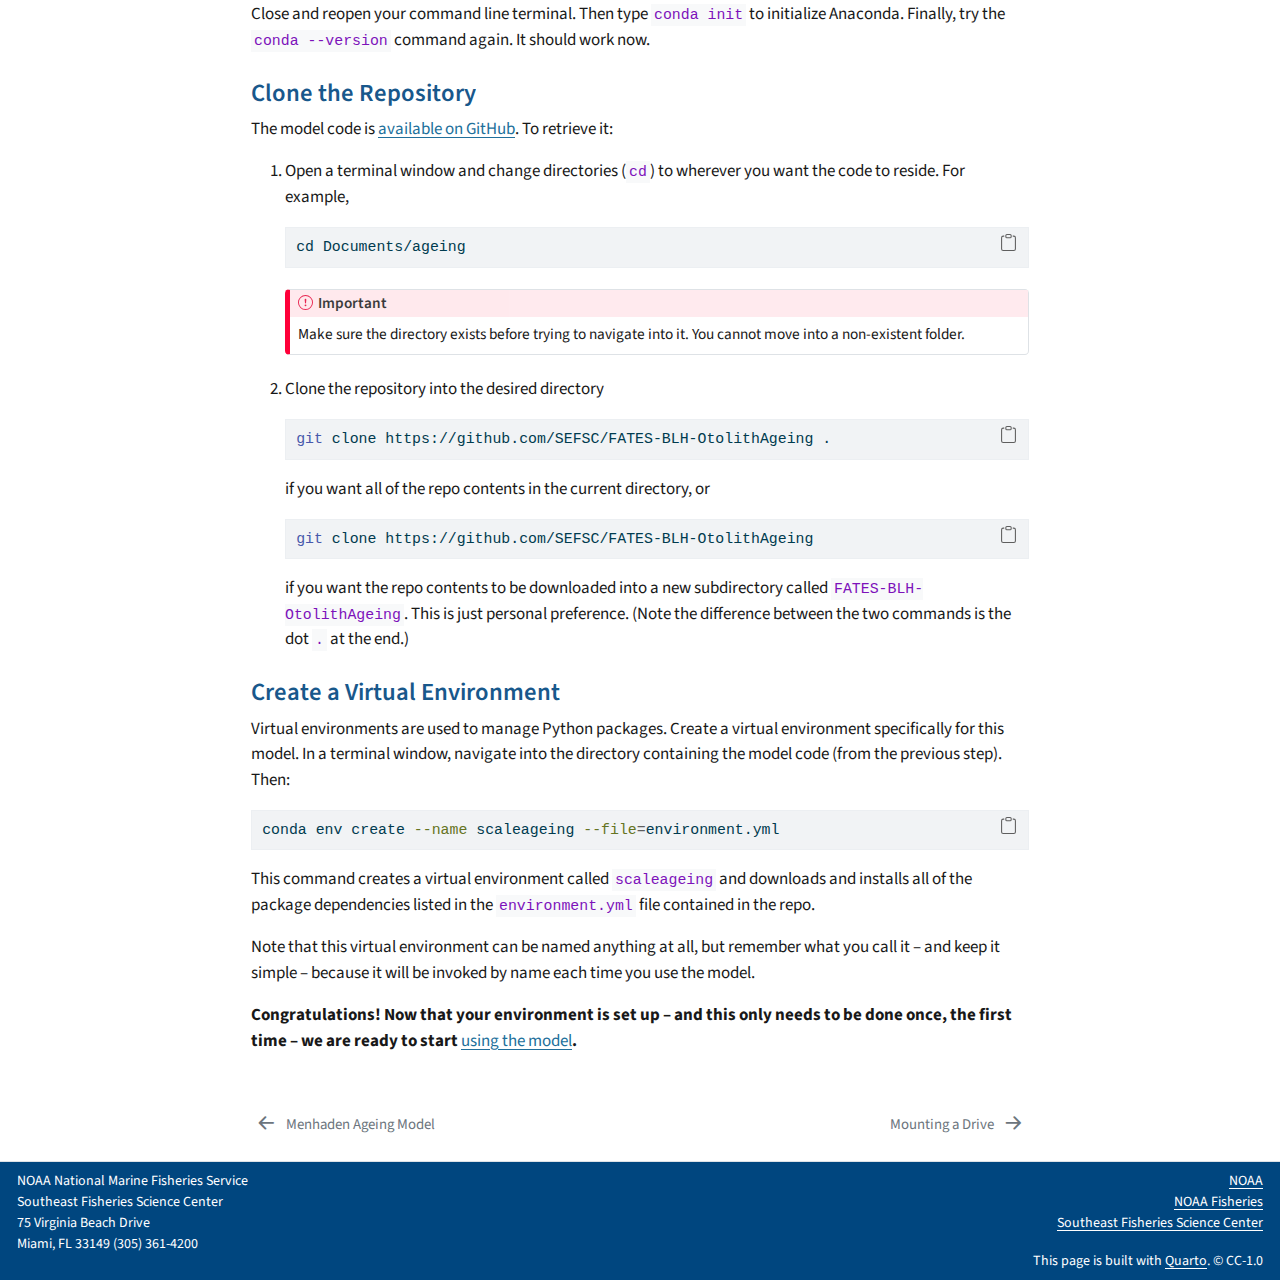
<file: content/docs/setup.html>
<!DOCTYPE html>
<html xmlns="http://www.w3.org/1999/xhtml" lang="en" xml:lang="en"><head>

<meta charset="utf-8">
<meta name="generator" content="quarto-1.7.32">

<meta name="viewport" content="width=device-width, initial-scale=1.0, user-scalable=yes">


<title>Getting Started – Fish Ageing Models</title>
<style>
code{white-space: pre-wrap;}
span.smallcaps{font-variant: small-caps;}
div.columns{display: flex; gap: min(4vw, 1.5em);}
div.column{flex: auto; overflow-x: auto;}
div.hanging-indent{margin-left: 1.5em; text-indent: -1.5em;}
ul.task-list{list-style: none;}
ul.task-list li input[type="checkbox"] {
  width: 0.8em;
  margin: 0 0.8em 0.2em -1em; /* quarto-specific, see https://github.com/quarto-dev/quarto-cli/issues/4556 */ 
  vertical-align: middle;
}
/* CSS for syntax highlighting */
html { -webkit-text-size-adjust: 100%; }
pre > code.sourceCode { white-space: pre; position: relative; }
pre > code.sourceCode > span { display: inline-block; line-height: 1.25; }
pre > code.sourceCode > span:empty { height: 1.2em; }
.sourceCode { overflow: visible; }
code.sourceCode > span { color: inherit; text-decoration: inherit; }
div.sourceCode { margin: 1em 0; }
pre.sourceCode { margin: 0; }
@media screen {
div.sourceCode { overflow: auto; }
}
@media print {
pre > code.sourceCode { white-space: pre-wrap; }
pre > code.sourceCode > span { text-indent: -5em; padding-left: 5em; }
}
pre.numberSource code
  { counter-reset: source-line 0; }
pre.numberSource code > span
  { position: relative; left: -4em; counter-increment: source-line; }
pre.numberSource code > span > a:first-child::before
  { content: counter(source-line);
    position: relative; left: -1em; text-align: right; vertical-align: baseline;
    border: none; display: inline-block;
    -webkit-touch-callout: none; -webkit-user-select: none;
    -khtml-user-select: none; -moz-user-select: none;
    -ms-user-select: none; user-select: none;
    padding: 0 4px; width: 4em;
  }
pre.numberSource { margin-left: 3em;  padding-left: 4px; }
div.sourceCode
  {   }
@media screen {
pre > code.sourceCode > span > a:first-child::before { text-decoration: underline; }
}
</style>


<script src="../../site_libs/quarto-nav/quarto-nav.js"></script>
<script src="../../site_libs/clipboard/clipboard.min.js"></script>
<script src="../../site_libs/quarto-search/autocomplete.umd.js"></script>
<script src="../../site_libs/quarto-search/fuse.min.js"></script>
<script src="../../site_libs/quarto-search/quarto-search.js"></script>
<meta name="quarto:offset" content="../../">
<link href="../../content/docs/mount.html" rel="next">
<link href="../../content/docs/index.html" rel="prev">
<link href="../../theme/images/favicon.png" rel="icon" type="image/png">
<script src="../../site_libs/quarto-html/quarto.js" type="module"></script>
<script src="../../site_libs/quarto-html/tabsets/tabsets.js" type="module"></script>
<script src="../../site_libs/quarto-html/popper.min.js"></script>
<script src="../../site_libs/quarto-html/tippy.umd.min.js"></script>
<script src="../../site_libs/quarto-html/anchor.min.js"></script>
<link href="../../site_libs/quarto-html/tippy.css" rel="stylesheet">
<link href="../../site_libs/quarto-html/quarto-syntax-highlighting-37eea08aefeeee20ff55810ff984fec1.css" rel="stylesheet" class="quarto-color-scheme" id="quarto-text-highlighting-styles">
<link href="../../site_libs/quarto-html/quarto-syntax-highlighting-dark-2fef5ea3f8957b3e4ecc936fc74692ca.css" rel="stylesheet" class="quarto-color-scheme quarto-color-alternate" id="quarto-text-highlighting-styles">
<link href="../../site_libs/quarto-html/quarto-syntax-highlighting-37eea08aefeeee20ff55810ff984fec1.css" rel="stylesheet" class="quarto-color-scheme-extra" id="quarto-text-highlighting-styles">
<script src="../../site_libs/bootstrap/bootstrap.min.js"></script>
<link href="../../site_libs/bootstrap/bootstrap-icons.css" rel="stylesheet">
<link href="../../site_libs/bootstrap/bootstrap-6221b5c51817e989309ffdd424e298b2.min.css" rel="stylesheet" append-hash="true" class="quarto-color-scheme" id="quarto-bootstrap" data-mode="light">
<link href="../../site_libs/bootstrap/bootstrap-dark-c49a14756366245c53d0d43ed76454a6.min.css" rel="stylesheet" append-hash="true" class="quarto-color-scheme quarto-color-alternate" id="quarto-bootstrap" data-mode="dark">
<link href="../../site_libs/bootstrap/bootstrap-6221b5c51817e989309ffdd424e298b2.min.css" rel="stylesheet" append-hash="true" class="quarto-color-scheme-extra" id="quarto-bootstrap" data-mode="light">
<script id="quarto-search-options" type="application/json">{
  "location": "navbar",
  "copy-button": false,
  "collapse-after": 3,
  "panel-placement": "end",
  "type": "overlay",
  "limit": 50,
  "keyboard-shortcut": [
    "f",
    "/",
    "s"
  ],
  "show-item-context": false,
  "language": {
    "search-no-results-text": "No results",
    "search-matching-documents-text": "matching documents",
    "search-copy-link-title": "Copy link to search",
    "search-hide-matches-text": "Hide additional matches",
    "search-more-match-text": "more match in this document",
    "search-more-matches-text": "more matches in this document",
    "search-clear-button-title": "Clear",
    "search-text-placeholder": "",
    "search-detached-cancel-button-title": "Cancel",
    "search-submit-button-title": "Submit",
    "search-label": "Search"
  }
}</script>


</head>

<body class="nav-sidebar docked nav-fixed quarto-light"><script id="quarto-html-before-body" type="application/javascript">
    const toggleBodyColorMode = (bsSheetEl) => {
      const mode = bsSheetEl.getAttribute("data-mode");
      const bodyEl = window.document.querySelector("body");
      if (mode === "dark") {
        bodyEl.classList.add("quarto-dark");
        bodyEl.classList.remove("quarto-light");
      } else {
        bodyEl.classList.add("quarto-light");
        bodyEl.classList.remove("quarto-dark");
      }
    }
    const toggleBodyColorPrimary = () => {
      const bsSheetEl = window.document.querySelector("link#quarto-bootstrap:not([rel=disabled-stylesheet])");
      if (bsSheetEl) {
        toggleBodyColorMode(bsSheetEl);
      }
    }
    const setColorSchemeToggle = (alternate) => {
      const toggles = window.document.querySelectorAll('.quarto-color-scheme-toggle');
      for (let i=0; i < toggles.length; i++) {
        const toggle = toggles[i];
        if (toggle) {
          if (alternate) {
            toggle.classList.add("alternate");
          } else {
            toggle.classList.remove("alternate");
          }
        }
      }
    };
    const toggleColorMode = (alternate) => {
      // Switch the stylesheets
      const primaryStylesheets = window.document.querySelectorAll('link.quarto-color-scheme:not(.quarto-color-alternate)');
      const alternateStylesheets = window.document.querySelectorAll('link.quarto-color-scheme.quarto-color-alternate');
      manageTransitions('#quarto-margin-sidebar .nav-link', false);
      if (alternate) {
        // note: dark is layered on light, we don't disable primary!
        enableStylesheet(alternateStylesheets);
        for (const sheetNode of alternateStylesheets) {
          if (sheetNode.id === "quarto-bootstrap") {
            toggleBodyColorMode(sheetNode);
          }
        }
      } else {
        disableStylesheet(alternateStylesheets);
        enableStylesheet(primaryStylesheets)
        toggleBodyColorPrimary();
      }
      manageTransitions('#quarto-margin-sidebar .nav-link', true);
      // Switch the toggles
      setColorSchemeToggle(alternate)
      // Hack to workaround the fact that safari doesn't
      // properly recolor the scrollbar when toggling (#1455)
      if (navigator.userAgent.indexOf('Safari') > 0 && navigator.userAgent.indexOf('Chrome') == -1) {
        manageTransitions("body", false);
        window.scrollTo(0, 1);
        setTimeout(() => {
          window.scrollTo(0, 0);
          manageTransitions("body", true);
        }, 40);
      }
    }
    const disableStylesheet = (stylesheets) => {
      for (let i=0; i < stylesheets.length; i++) {
        const stylesheet = stylesheets[i];
        stylesheet.rel = 'disabled-stylesheet';
      }
    }
    const enableStylesheet = (stylesheets) => {
      for (let i=0; i < stylesheets.length; i++) {
        const stylesheet = stylesheets[i];
        if(stylesheet.rel !== 'stylesheet') { // for Chrome, which will still FOUC without this check
          stylesheet.rel = 'stylesheet';
        }
      }
    }
    const manageTransitions = (selector, allowTransitions) => {
      const els = window.document.querySelectorAll(selector);
      for (let i=0; i < els.length; i++) {
        const el = els[i];
        if (allowTransitions) {
          el.classList.remove('notransition');
        } else {
          el.classList.add('notransition');
        }
      }
    }
    const isFileUrl = () => {
      return window.location.protocol === 'file:';
    }
    const hasAlternateSentinel = () => {
      let styleSentinel = getColorSchemeSentinel();
      if (styleSentinel !== null) {
        return styleSentinel === "alternate";
      } else {
        return false;
      }
    }
    const setStyleSentinel = (alternate) => {
      const value = alternate ? "alternate" : "default";
      if (!isFileUrl()) {
        window.localStorage.setItem("quarto-color-scheme", value);
      } else {
        localAlternateSentinel = value;
      }
    }
    const getColorSchemeSentinel = () => {
      if (!isFileUrl()) {
        const storageValue = window.localStorage.getItem("quarto-color-scheme");
        return storageValue != null ? storageValue : localAlternateSentinel;
      } else {
        return localAlternateSentinel;
      }
    }
    const toggleGiscusIfUsed = (isAlternate, darkModeDefault) => {
      const baseTheme = document.querySelector('#giscus-base-theme')?.value ?? 'light';
      const alternateTheme = document.querySelector('#giscus-alt-theme')?.value ?? 'dark';
      let newTheme = '';
      if(authorPrefersDark) {
        newTheme = isAlternate ? baseTheme : alternateTheme;
      } else {
        newTheme = isAlternate ? alternateTheme : baseTheme;
      }
      const changeGiscusTheme = () => {
        // From: https://github.com/giscus/giscus/issues/336
        const sendMessage = (message) => {
          const iframe = document.querySelector('iframe.giscus-frame');
          if (!iframe) return;
          iframe.contentWindow.postMessage({ giscus: message }, 'https://giscus.app');
        }
        sendMessage({
          setConfig: {
            theme: newTheme
          }
        });
      }
      const isGiscussLoaded = window.document.querySelector('iframe.giscus-frame') !== null;
      if (isGiscussLoaded) {
        changeGiscusTheme();
      }
    };
    const authorPrefersDark = false;
    const darkModeDefault = authorPrefersDark;
      document.querySelector('link#quarto-text-highlighting-styles.quarto-color-scheme-extra').rel = 'disabled-stylesheet';
      document.querySelector('link#quarto-bootstrap.quarto-color-scheme-extra').rel = 'disabled-stylesheet';
    let localAlternateSentinel = darkModeDefault ? 'alternate' : 'default';
    // Dark / light mode switch
    window.quartoToggleColorScheme = () => {
      // Read the current dark / light value
      let toAlternate = !hasAlternateSentinel();
      toggleColorMode(toAlternate);
      setStyleSentinel(toAlternate);
      toggleGiscusIfUsed(toAlternate, darkModeDefault);
      window.dispatchEvent(new Event('resize'));
    };
    // Switch to dark mode if need be
    if (hasAlternateSentinel()) {
      toggleColorMode(true);
    } else {
      toggleColorMode(false);
    }
  </script>

<div id="quarto-search-results"></div>
  <header id="quarto-header" class="headroom fixed-top">
    <nav class="navbar navbar-expand-lg " data-bs-theme="dark">
      <div class="navbar-container container-fluid">
      <div class="navbar-brand-container mx-auto">
    <a class="navbar-brand" href="../../index.html">
    <span class="navbar-title">Fish Ageing Models</span>
    </a>
  </div>
            <div id="quarto-search" class="" title="Search"></div>
          <button class="navbar-toggler" type="button" data-bs-toggle="collapse" data-bs-target="#navbarCollapse" aria-controls="navbarCollapse" role="menu" aria-expanded="false" aria-label="Toggle navigation" onclick="if (window.quartoToggleHeadroom) { window.quartoToggleHeadroom(); }">
  <span class="navbar-toggler-icon"></span>
</button>
          <div class="collapse navbar-collapse" id="navbarCollapse">
            <ul class="navbar-nav navbar-nav-scroll ms-auto">
  <li class="nav-item dropdown ">
    <a class="nav-link dropdown-toggle" href="#" id="nav-menu-sefsc-resources" role="link" data-bs-toggle="dropdown" aria-expanded="false">
 <span class="menu-text">SEFSC Resources</span>
    </a>
    <ul class="dropdown-menu dropdown-menu-end" aria-labelledby="nav-menu-sefsc-resources">    
        <li>
    <a class="dropdown-item" href="https://www.fisheries.noaa.gov/contact/southeast-fisheries-science-center">
 <span class="dropdown-text">SEFSC Homepage</span></a>
  </li>  
        <li>
    <a class="dropdown-item" href="https://nmfs-opensci.github.io/">
 <span class="dropdown-text">NOAA Fisheries Open Science</span></a>
  </li>  
    </ul>
  </li>
  <li class="nav-item dropdown ">
    <a class="nav-link dropdown-toggle" href="#" id="nav-menu-software--documentation" role="link" data-bs-toggle="dropdown" aria-expanded="false">
 <span class="menu-text">Software &amp; Documentation</span>
    </a>
    <ul class="dropdown-menu dropdown-menu-end" aria-labelledby="nav-menu-software--documentation">    
        <li>
    <a class="dropdown-item" href="https://github.com/sefsc">
 <span class="dropdown-text">SEFSC GitHub Organization</span></a>
  </li>  
        <li>
    <a class="dropdown-item" href="https://noaa-fisheries-integrated-toolbox.github.io/">
 <span class="dropdown-text">NOAA Fisheries Integrated Toolbox</span></a>
  </li>  
    </ul>
  </li>
</ul>
          </div> <!-- /navcollapse -->
            <div class="quarto-navbar-tools">
  <a href="" class="quarto-color-scheme-toggle quarto-navigation-tool  px-1" onclick="window.quartoToggleColorScheme(); return false;" title="Toggle dark mode"><i class="bi"></i></a>
</div>
      </div> <!-- /container-fluid -->
    </nav>
  <nav class="quarto-secondary-nav">
    <div class="container-fluid d-flex">
      <button type="button" class="quarto-btn-toggle btn" data-bs-toggle="collapse" role="button" data-bs-target=".quarto-sidebar-collapse-item" aria-controls="quarto-sidebar" aria-expanded="false" aria-label="Toggle sidebar navigation" onclick="if (window.quartoToggleHeadroom) { window.quartoToggleHeadroom(); }">
        <i class="bi bi-layout-text-sidebar-reverse"></i>
      </button>
        <nav class="quarto-page-breadcrumbs" aria-label="breadcrumb"><ol class="breadcrumb"><li class="breadcrumb-item"><a href="../../content/docs/index.html">Read the Docs</a></li><li class="breadcrumb-item"><a href="../../content/docs/index.html">Menhaden Ageing Model</a></li><li class="breadcrumb-item"><a href="../../content/docs/setup.html">Getting Started</a></li></ol></nav>
        <a class="flex-grow-1" role="navigation" data-bs-toggle="collapse" data-bs-target=".quarto-sidebar-collapse-item" aria-controls="quarto-sidebar" aria-expanded="false" aria-label="Toggle sidebar navigation" onclick="if (window.quartoToggleHeadroom) { window.quartoToggleHeadroom(); }">      
        </a>
      <button type="button" class="btn quarto-search-button" aria-label="Search" onclick="window.quartoOpenSearch();">
        <i class="bi bi-search"></i>
      </button>
    </div>
  </nav>
</header>
<!-- content -->
<div id="quarto-content" class="quarto-container page-columns page-rows-contents page-layout-article page-navbar">
<!-- sidebar -->
  <nav id="quarto-sidebar" class="sidebar collapse collapse-horizontal quarto-sidebar-collapse-item sidebar-navigation docked overflow-auto">
    <div class="pt-lg-2 mt-2 text-center sidebar-header">
      <a href="../../index.html" class="sidebar-logo-link">
      <img src="../../theme/images/NOAA_FISHERIES_logoV.png" alt="" class="sidebar-logo py-0 d-lg-inline d-none">
      </a>
      <div class="sidebar-tools-main tools-wide">
    <a href="https://noaa.gov" title="NOAA Home" class="quarto-navigation-tool px-1" aria-label="NOAA Home"><i class="bi bi-house"></i></a>
    <a href="https://www.fisheries.noaa.gov/contact/southeast-fisheries-science-center" title="NOAA Southeast Fisheries Science Center" class="quarto-navigation-tool px-1" aria-label="NOAA Southeast Fisheries Science Center"><i class="bi bi-globe"></i></a>
    <a href="https://github.com/SEFSC" title="SEFSC GitHub" class="quarto-navigation-tool px-1" aria-label="SEFSC GitHub"><i class="bi bi-github"></i></a>
</div>
      </div>
        <div class="mt-2 flex-shrink-0 align-items-center">
        <div class="sidebar-search">
        <div id="quarto-search" class="" title="Search"></div>
        </div>
        </div>
    <div class="sidebar-menu-container"> 
    <ul class="list-unstyled mt-1">
        <li class="sidebar-item sidebar-item-section">
      <div class="sidebar-item-container"> 
            <a class="sidebar-item-text sidebar-link text-start" data-bs-toggle="collapse" data-bs-target="#quarto-sidebar-section-1" role="navigation" aria-expanded="true">
 <span class="menu-text">Read the Docs</span></a>
          <a class="sidebar-item-toggle text-start" data-bs-toggle="collapse" data-bs-target="#quarto-sidebar-section-1" role="navigation" aria-expanded="true" aria-label="Toggle section">
            <i class="bi bi-chevron-right ms-2"></i>
          </a> 
      </div>
      <ul id="quarto-sidebar-section-1" class="collapse list-unstyled sidebar-section depth1 show">  
          <li class="sidebar-item sidebar-item-section">
      <div class="sidebar-item-container"> 
            <a href="../../content/docs/index.html" class="sidebar-item-text sidebar-link">
 <span class="menu-text">Menhaden Ageing Model</span></a>
          <a class="sidebar-item-toggle text-start" data-bs-toggle="collapse" data-bs-target="#quarto-sidebar-section-2" role="navigation" aria-expanded="true" aria-label="Toggle section">
            <i class="bi bi-chevron-right ms-2"></i>
          </a> 
      </div>
      <ul id="quarto-sidebar-section-2" class="collapse list-unstyled sidebar-section depth2 show">  
          <li class="sidebar-item">
  <div class="sidebar-item-container"> 
  <a href="../../content/docs/setup.html" class="sidebar-item-text sidebar-link active">
 <span class="menu-text">Getting Started</span></a>
  </div>
</li>
          <li class="sidebar-item">
  <div class="sidebar-item-container"> 
  <a href="../../content/docs/mount.html" class="sidebar-item-text sidebar-link">
 <span class="menu-text">Mounting a Drive</span></a>
  </div>
</li>
          <li class="sidebar-item">
  <div class="sidebar-item-container"> 
  <a href="../../content/docs/usage.html" class="sidebar-item-text sidebar-link">
 <span class="menu-text">Using the Model</span></a>
  </div>
</li>
          <li class="sidebar-item">
  <div class="sidebar-item-container"> 
  <a href="../../content/docs/suggestions.html" class="sidebar-item-text sidebar-link">
 <span class="menu-text">Next Steps</span></a>
  </div>
</li>
          <li class="sidebar-item">
  <div class="sidebar-item-container"> 
  <a href="../../content/docs/acknowledgements.html" class="sidebar-item-text sidebar-link">
 <span class="menu-text">Acknowledgments</span></a>
  </div>
</li>
      </ul>
  </li>
      </ul>
  </li>
    </ul>
    </div>
</nav>
<div id="quarto-sidebar-glass" class="quarto-sidebar-collapse-item" data-bs-toggle="collapse" data-bs-target=".quarto-sidebar-collapse-item"></div>
<!-- margin-sidebar -->
    <div id="quarto-margin-sidebar" class="sidebar margin-sidebar">
        <nav id="TOC" role="doc-toc" class="toc-active">
    <h2 id="toc-title">On this page</h2>
   
  <ul>
  <li><a href="#software-installation" id="toc-software-installation" class="nav-link active" data-scroll-target="#software-installation">Software Installation</a></li>
  <li><a href="#clone-the-repository" id="toc-clone-the-repository" class="nav-link" data-scroll-target="#clone-the-repository">Clone the Repository</a></li>
  <li><a href="#create-a-virtual-environment" id="toc-create-a-virtual-environment" class="nav-link" data-scroll-target="#create-a-virtual-environment">Create a Virtual Environment</a></li>
  </ul>
<div class="toc-actions"><ul><li><a href="https://github.com/SEFSC/FATES-BLH-OtolithAgeing/blob/docs/content/docs/setup.qmd" class="toc-action"><i class="bi bi-github"></i>View source</a></li><li><a href="https://github.com/SEFSC/FATES-BLH-OtolithAgeing/issues/new" class="toc-action"><i class="bi empty"></i>Report an issue</a></li></ul></div></nav>
    </div>
<!-- main -->
<main class="content" id="quarto-document-content">


<header id="title-block-header" class="quarto-title-block default"><nav class="quarto-page-breadcrumbs quarto-title-breadcrumbs d-none d-lg-block" aria-label="breadcrumb"><ol class="breadcrumb"><li class="breadcrumb-item"><a href="../../content/docs/index.html">Read the Docs</a></li><li class="breadcrumb-item"><a href="../../content/docs/index.html">Menhaden Ageing Model</a></li><li class="breadcrumb-item"><a href="../../content/docs/setup.html">Getting Started</a></li></ol></nav>
<div class="quarto-title">
<h1 class="title">Getting Started</h1>
<p class="subtitle lead">Creating and configuration a Python virtual environment</p>
</div>



<div class="quarto-title-meta">

    
  
    
  </div>
  


</header>


<div class="callout callout-style-default callout-note callout-titled">
<div class="callout-header d-flex align-content-center">
<div class="callout-icon-container">
<i class="callout-icon"></i>
</div>
<div class="callout-title-container flex-fill">
Note
</div>
</div>
<div class="callout-body-container callout-body">
<p>The instructions on this page only need to be carried out once. If you have already installed the required dependencies and created a virtual environment, skip ahead to <a href="../../content/docs/usage.html">Using the Model</a>.</p>
</div>
</div>
<p>Much of the following is carried out using command line. In the instructions below, “command line terminal” or “terminal” refer to any command line application for the given operating system. For Windows, this is commonly Command Prompt or Windows Powershell. These use DOS commands. For UNIX users, Git Bash is a good alternative; it is included in <a href="#git">Git for Windows</a> and allows UNIX commands to be used instead of DOS.</p>
<section id="software-installation" class="level3">
<h3 class="anchored" data-anchor-id="software-installation">Software Installation</h3>
<section id="git" class="level4">
<h4 class="anchored" data-anchor-id="git">git</h4>
<p>If the <a href="https://git-scm.com/downloads">Git CLI</a> is already installed, there should be a Git Bash program in your Applications. If so, open this program and verify everything is working by typing</p>
<div class="sourceCode" id="cb1"><pre class="sourceCode bash code-with-copy"><code class="sourceCode bash"><span id="cb1-1"><a href="#cb1-1" aria-hidden="true" tabindex="-1"></a><span class="fu">git</span> <span class="at">--version</span></span></code><button title="Copy to Clipboard" class="code-copy-button"><i class="bi"></i></button></pre></div>
<p>This should display the version of git installed on the system.</p>
<div class="callout callout-style-default callout-note callout-titled">
<div class="callout-header d-flex align-content-center">
<div class="callout-icon-container">
<i class="callout-icon"></i>
</div>
<div class="callout-title-container flex-fill">
Note
</div>
</div>
<div class="callout-body-container callout-body">
<p>This should already be installed for all users on the Advanced Technology GPU machine.</p>
</div>
</div>
<p>If needed, download and install the <a href="https://git-scm.com/downloads">Git CLI</a> before continuing. This does not need administrative privileges to install at the user level. Confirm that it has been installed by opening a command line terminal and entering <code>git --version</code>.</p>
</section>
<section id="conda" class="level4">
<h4 class="anchored" data-anchor-id="conda">conda</h4>
<p>Download and install <a href="https://www.anaconda.com/">Anaconda</a>.</p>
<div class="callout callout-style-default callout-note callout-titled">
<div class="callout-header d-flex align-content-center">
<div class="callout-icon-container">
<i class="callout-icon"></i>
</div>
<div class="callout-title-container flex-fill">
Note
</div>
</div>
<div class="callout-body-container callout-body">
<p>This is already installed on the Advanced Technology GPU machine, but it may need to be set up for each user. Keep reading to learn more.</p>
</div>
</div>
<p>Verify installation and configuration of Anaconda using a command line terminal:</p>
<div class="sourceCode" id="cb2"><pre class="sourceCode bash code-with-copy"><code class="sourceCode bash"><span id="cb2-1"><a href="#cb2-1" aria-hidden="true" tabindex="-1"></a><span class="ex">conda</span> <span class="at">--version</span></span></code><button title="Copy to Clipboard" class="code-copy-button"><i class="bi"></i></button></pre></div>
<p>If Anaconda is configured properly, this should print the version of the installed software. If, instead, it returns a “command not found” error, and you know Anaconda has been installed, you most likely need to <a href="https://stackoverflow.com/questions/44597662/conda-command-is-not-recognized-on-windows-10">add Conda to your path variables</a> so that your operating system knows where to find it. First, find where it was installed, and then, in Windows:</p>
<ol type="1">
<li>In the Windows taskbar, search for “environment” and select “Edit environmental variables for your account”</li>
<li>In the top panel of the window that opens, click the “Path” user variable, then select “Edit…”.</li>
<li>You need to add two new paths, one at a time. Click “New” and enter the full path (starting with “C:") of the directory containing Anaconda. This may, for example, be <code>C:\Users\user.name\AppData\Local\anaconda3</code>, if installed at the user level (where <code>user.name</code> is your user name), or <code>C:\ProgramData\anaconda3</code> if installed for all users.</li>
<li>Repeat step 3 with the same path but with <code>\Scripts\</code> appended to the end. For example, <code>C:\ProgramData\anaconda3\Scripts\</code>.</li>
<li>Click Ok (twice) to save and exit Settings.</li>
</ol>
<p>Close and reopen your command line terminal. Then type <code>conda init</code> to initialize Anaconda. Finally, try the <code>conda --version</code> command again. It should work now.</p>
</section>
</section>
<section id="clone-the-repository" class="level3">
<h3 class="anchored" data-anchor-id="clone-the-repository">Clone the Repository</h3>
<p>The model code is <a href="https://github.com/SEFSC/FATES-BLH-OtolithAgeing">available on GitHub</a>. To retrieve it:</p>
<ol type="1">
<li><p>Open a terminal window and change directories (<code>cd</code>) to wherever you want the code to reside. For example,</p>
<div class="sourceCode" id="cb3"><pre class="sourceCode bash code-with-copy"><code class="sourceCode bash"><span id="cb3-1"><a href="#cb3-1" aria-hidden="true" tabindex="-1"></a><span class="bu">cd</span> Documents/ageing</span></code><button title="Copy to Clipboard" class="code-copy-button"><i class="bi"></i></button></pre></div>
<div class="callout callout-style-default callout-important callout-titled">
<div class="callout-header d-flex align-content-center">
<div class="callout-icon-container">
<i class="callout-icon"></i>
</div>
<div class="callout-title-container flex-fill">
Important
</div>
</div>
<div class="callout-body-container callout-body">
<p>Make sure the directory exists before trying to navigate into it. You cannot move into a non-existent folder.</p>
</div>
</div></li>
<li><p>Clone the repository into the desired directory</p>
<div class="sourceCode" id="cb4"><pre class="sourceCode bash code-with-copy"><code class="sourceCode bash"><span id="cb4-1"><a href="#cb4-1" aria-hidden="true" tabindex="-1"></a><span class="fu">git</span> clone https://github.com/SEFSC/FATES-BLH-OtolithAgeing .</span></code><button title="Copy to Clipboard" class="code-copy-button"><i class="bi"></i></button></pre></div>
<p>if you want all of the repo contents in the current directory, or</p>
<div class="sourceCode" id="cb5"><pre class="sourceCode bash code-with-copy"><code class="sourceCode bash"><span id="cb5-1"><a href="#cb5-1" aria-hidden="true" tabindex="-1"></a><span class="fu">git</span> clone https://github.com/SEFSC/FATES-BLH-OtolithAgeing</span></code><button title="Copy to Clipboard" class="code-copy-button"><i class="bi"></i></button></pre></div>
<p>if you want the repo contents to be downloaded into a new subdirectory called <code>FATES-BLH-OtolithAgeing</code>. This is just personal preference. (Note the difference between the two commands is the dot <code>.</code> at the end.)</p></li>
</ol>
</section>
<section id="create-a-virtual-environment" class="level3">
<h3 class="anchored" data-anchor-id="create-a-virtual-environment">Create a Virtual Environment</h3>
<p>Virtual environments are used to manage Python packages. Create a virtual environment specifically for this model. In a terminal window, navigate into the directory containing the model code (from the previous step). Then:</p>
<div class="sourceCode" id="cb6"><pre class="sourceCode bash code-with-copy"><code class="sourceCode bash"><span id="cb6-1"><a href="#cb6-1" aria-hidden="true" tabindex="-1"></a><span class="ex">conda</span> env create <span class="at">--name</span> scaleageing <span class="at">--file</span><span class="op">=</span>environment.yml</span></code><button title="Copy to Clipboard" class="code-copy-button"><i class="bi"></i></button></pre></div>
<p>This command creates a virtual environment called <code>scaleageing</code> and downloads and installs all of the package dependencies listed in the <code>environment.yml</code> file contained in the repo.</p>
<p>Note that this virtual environment can be named anything at all, but remember what you call it – and keep it simple – because it will be invoked by name each time you use the model.</p>
<p><strong>Congratulations! Now that your environment is set up – and this only needs to be done once, the first time – we are ready to start <a href="../../content/docs/usage.html">using the model</a>.</strong></p>


</section>

</main> <!-- /main -->
<script id="quarto-html-after-body" type="application/javascript">
  window.document.addEventListener("DOMContentLoaded", function (event) {
    // Ensure there is a toggle, if there isn't float one in the top right
    if (window.document.querySelector('.quarto-color-scheme-toggle') === null) {
      const a = window.document.createElement('a');
      a.classList.add('top-right');
      a.classList.add('quarto-color-scheme-toggle');
      a.href = "";
      a.onclick = function() { try { window.quartoToggleColorScheme(); } catch {} return false; };
      const i = window.document.createElement("i");
      i.classList.add('bi');
      a.appendChild(i);
      window.document.body.appendChild(a);
    }
    setColorSchemeToggle(hasAlternateSentinel())
    const icon = "";
    const anchorJS = new window.AnchorJS();
    anchorJS.options = {
      placement: 'right',
      icon: icon
    };
    anchorJS.add('.anchored');
    const isCodeAnnotation = (el) => {
      for (const clz of el.classList) {
        if (clz.startsWith('code-annotation-')) {                     
          return true;
        }
      }
      return false;
    }
    const onCopySuccess = function(e) {
      // button target
      const button = e.trigger;
      // don't keep focus
      button.blur();
      // flash "checked"
      button.classList.add('code-copy-button-checked');
      var currentTitle = button.getAttribute("title");
      button.setAttribute("title", "Copied!");
      let tooltip;
      if (window.bootstrap) {
        button.setAttribute("data-bs-toggle", "tooltip");
        button.setAttribute("data-bs-placement", "left");
        button.setAttribute("data-bs-title", "Copied!");
        tooltip = new bootstrap.Tooltip(button, 
          { trigger: "manual", 
            customClass: "code-copy-button-tooltip",
            offset: [0, -8]});
        tooltip.show();    
      }
      setTimeout(function() {
        if (tooltip) {
          tooltip.hide();
          button.removeAttribute("data-bs-title");
          button.removeAttribute("data-bs-toggle");
          button.removeAttribute("data-bs-placement");
        }
        button.setAttribute("title", currentTitle);
        button.classList.remove('code-copy-button-checked');
      }, 1000);
      // clear code selection
      e.clearSelection();
    }
    const getTextToCopy = function(trigger) {
        const codeEl = trigger.previousElementSibling.cloneNode(true);
        for (const childEl of codeEl.children) {
          if (isCodeAnnotation(childEl)) {
            childEl.remove();
          }
        }
        return codeEl.innerText;
    }
    const clipboard = new window.ClipboardJS('.code-copy-button:not([data-in-quarto-modal])', {
      text: getTextToCopy
    });
    clipboard.on('success', onCopySuccess);
    if (window.document.getElementById('quarto-embedded-source-code-modal')) {
      const clipboardModal = new window.ClipboardJS('.code-copy-button[data-in-quarto-modal]', {
        text: getTextToCopy,
        container: window.document.getElementById('quarto-embedded-source-code-modal')
      });
      clipboardModal.on('success', onCopySuccess);
    }
      var localhostRegex = new RegExp(/^(?:http|https):\/\/localhost\:?[0-9]*\//);
      var mailtoRegex = new RegExp(/^mailto:/);
        var filterRegex = new RegExp("https:\/\/sefsc\.github\.io\/FATES-BLH-OtolithAgeing");
      var isInternal = (href) => {
          return filterRegex.test(href) || localhostRegex.test(href) || mailtoRegex.test(href);
      }
      // Inspect non-navigation links and adorn them if external
     var links = window.document.querySelectorAll('a[href]:not(.nav-link):not(.navbar-brand):not(.toc-action):not(.sidebar-link):not(.sidebar-item-toggle):not(.pagination-link):not(.no-external):not([aria-hidden]):not(.dropdown-item):not(.quarto-navigation-tool):not(.about-link)');
      for (var i=0; i<links.length; i++) {
        const link = links[i];
        if (!isInternal(link.href)) {
          // undo the damage that might have been done by quarto-nav.js in the case of
          // links that we want to consider external
          if (link.dataset.originalHref !== undefined) {
            link.href = link.dataset.originalHref;
          }
        }
      }
    function tippyHover(el, contentFn, onTriggerFn, onUntriggerFn) {
      const config = {
        allowHTML: true,
        maxWidth: 500,
        delay: 100,
        arrow: false,
        appendTo: function(el) {
            return el.parentElement;
        },
        interactive: true,
        interactiveBorder: 10,
        theme: 'quarto',
        placement: 'bottom-start',
      };
      if (contentFn) {
        config.content = contentFn;
      }
      if (onTriggerFn) {
        config.onTrigger = onTriggerFn;
      }
      if (onUntriggerFn) {
        config.onUntrigger = onUntriggerFn;
      }
      window.tippy(el, config); 
    }
    const noterefs = window.document.querySelectorAll('a[role="doc-noteref"]');
    for (var i=0; i<noterefs.length; i++) {
      const ref = noterefs[i];
      tippyHover(ref, function() {
        // use id or data attribute instead here
        let href = ref.getAttribute('data-footnote-href') || ref.getAttribute('href');
        try { href = new URL(href).hash; } catch {}
        const id = href.replace(/^#\/?/, "");
        const note = window.document.getElementById(id);
        if (note) {
          return note.innerHTML;
        } else {
          return "";
        }
      });
    }
    const xrefs = window.document.querySelectorAll('a.quarto-xref');
    const processXRef = (id, note) => {
      // Strip column container classes
      const stripColumnClz = (el) => {
        el.classList.remove("page-full", "page-columns");
        if (el.children) {
          for (const child of el.children) {
            stripColumnClz(child);
          }
        }
      }
      stripColumnClz(note)
      if (id === null || id.startsWith('sec-')) {
        // Special case sections, only their first couple elements
        const container = document.createElement("div");
        if (note.children && note.children.length > 2) {
          container.appendChild(note.children[0].cloneNode(true));
          for (let i = 1; i < note.children.length; i++) {
            const child = note.children[i];
            if (child.tagName === "P" && child.innerText === "") {
              continue;
            } else {
              container.appendChild(child.cloneNode(true));
              break;
            }
          }
          if (window.Quarto?.typesetMath) {
            window.Quarto.typesetMath(container);
          }
          return container.innerHTML
        } else {
          if (window.Quarto?.typesetMath) {
            window.Quarto.typesetMath(note);
          }
          return note.innerHTML;
        }
      } else {
        // Remove any anchor links if they are present
        const anchorLink = note.querySelector('a.anchorjs-link');
        if (anchorLink) {
          anchorLink.remove();
        }
        if (window.Quarto?.typesetMath) {
          window.Quarto.typesetMath(note);
        }
        if (note.classList.contains("callout")) {
          return note.outerHTML;
        } else {
          return note.innerHTML;
        }
      }
    }
    for (var i=0; i<xrefs.length; i++) {
      const xref = xrefs[i];
      tippyHover(xref, undefined, function(instance) {
        instance.disable();
        let url = xref.getAttribute('href');
        let hash = undefined; 
        if (url.startsWith('#')) {
          hash = url;
        } else {
          try { hash = new URL(url).hash; } catch {}
        }
        if (hash) {
          const id = hash.replace(/^#\/?/, "");
          const note = window.document.getElementById(id);
          if (note !== null) {
            try {
              const html = processXRef(id, note.cloneNode(true));
              instance.setContent(html);
            } finally {
              instance.enable();
              instance.show();
            }
          } else {
            // See if we can fetch this
            fetch(url.split('#')[0])
            .then(res => res.text())
            .then(html => {
              const parser = new DOMParser();
              const htmlDoc = parser.parseFromString(html, "text/html");
              const note = htmlDoc.getElementById(id);
              if (note !== null) {
                const html = processXRef(id, note);
                instance.setContent(html);
              } 
            }).finally(() => {
              instance.enable();
              instance.show();
            });
          }
        } else {
          // See if we can fetch a full url (with no hash to target)
          // This is a special case and we should probably do some content thinning / targeting
          fetch(url)
          .then(res => res.text())
          .then(html => {
            const parser = new DOMParser();
            const htmlDoc = parser.parseFromString(html, "text/html");
            const note = htmlDoc.querySelector('main.content');
            if (note !== null) {
              // This should only happen for chapter cross references
              // (since there is no id in the URL)
              // remove the first header
              if (note.children.length > 0 && note.children[0].tagName === "HEADER") {
                note.children[0].remove();
              }
              const html = processXRef(null, note);
              instance.setContent(html);
            } 
          }).finally(() => {
            instance.enable();
            instance.show();
          });
        }
      }, function(instance) {
      });
    }
        let selectedAnnoteEl;
        const selectorForAnnotation = ( cell, annotation) => {
          let cellAttr = 'data-code-cell="' + cell + '"';
          let lineAttr = 'data-code-annotation="' +  annotation + '"';
          const selector = 'span[' + cellAttr + '][' + lineAttr + ']';
          return selector;
        }
        const selectCodeLines = (annoteEl) => {
          const doc = window.document;
          const targetCell = annoteEl.getAttribute("data-target-cell");
          const targetAnnotation = annoteEl.getAttribute("data-target-annotation");
          const annoteSpan = window.document.querySelector(selectorForAnnotation(targetCell, targetAnnotation));
          const lines = annoteSpan.getAttribute("data-code-lines").split(",");
          const lineIds = lines.map((line) => {
            return targetCell + "-" + line;
          })
          let top = null;
          let height = null;
          let parent = null;
          if (lineIds.length > 0) {
              //compute the position of the single el (top and bottom and make a div)
              const el = window.document.getElementById(lineIds[0]);
              top = el.offsetTop;
              height = el.offsetHeight;
              parent = el.parentElement.parentElement;
            if (lineIds.length > 1) {
              const lastEl = window.document.getElementById(lineIds[lineIds.length - 1]);
              const bottom = lastEl.offsetTop + lastEl.offsetHeight;
              height = bottom - top;
            }
            if (top !== null && height !== null && parent !== null) {
              // cook up a div (if necessary) and position it 
              let div = window.document.getElementById("code-annotation-line-highlight");
              if (div === null) {
                div = window.document.createElement("div");
                div.setAttribute("id", "code-annotation-line-highlight");
                div.style.position = 'absolute';
                parent.appendChild(div);
              }
              div.style.top = top - 2 + "px";
              div.style.height = height + 4 + "px";
              div.style.left = 0;
              let gutterDiv = window.document.getElementById("code-annotation-line-highlight-gutter");
              if (gutterDiv === null) {
                gutterDiv = window.document.createElement("div");
                gutterDiv.setAttribute("id", "code-annotation-line-highlight-gutter");
                gutterDiv.style.position = 'absolute';
                const codeCell = window.document.getElementById(targetCell);
                const gutter = codeCell.querySelector('.code-annotation-gutter');
                gutter.appendChild(gutterDiv);
              }
              gutterDiv.style.top = top - 2 + "px";
              gutterDiv.style.height = height + 4 + "px";
            }
            selectedAnnoteEl = annoteEl;
          }
        };
        const unselectCodeLines = () => {
          const elementsIds = ["code-annotation-line-highlight", "code-annotation-line-highlight-gutter"];
          elementsIds.forEach((elId) => {
            const div = window.document.getElementById(elId);
            if (div) {
              div.remove();
            }
          });
          selectedAnnoteEl = undefined;
        };
          // Handle positioning of the toggle
      window.addEventListener(
        "resize",
        throttle(() => {
          elRect = undefined;
          if (selectedAnnoteEl) {
            selectCodeLines(selectedAnnoteEl);
          }
        }, 10)
      );
      function throttle(fn, ms) {
      let throttle = false;
      let timer;
        return (...args) => {
          if(!throttle) { // first call gets through
              fn.apply(this, args);
              throttle = true;
          } else { // all the others get throttled
              if(timer) clearTimeout(timer); // cancel #2
              timer = setTimeout(() => {
                fn.apply(this, args);
                timer = throttle = false;
              }, ms);
          }
        };
      }
        // Attach click handler to the DT
        const annoteDls = window.document.querySelectorAll('dt[data-target-cell]');
        for (const annoteDlNode of annoteDls) {
          annoteDlNode.addEventListener('click', (event) => {
            const clickedEl = event.target;
            if (clickedEl !== selectedAnnoteEl) {
              unselectCodeLines();
              const activeEl = window.document.querySelector('dt[data-target-cell].code-annotation-active');
              if (activeEl) {
                activeEl.classList.remove('code-annotation-active');
              }
              selectCodeLines(clickedEl);
              clickedEl.classList.add('code-annotation-active');
            } else {
              // Unselect the line
              unselectCodeLines();
              clickedEl.classList.remove('code-annotation-active');
            }
          });
        }
    const findCites = (el) => {
      const parentEl = el.parentElement;
      if (parentEl) {
        const cites = parentEl.dataset.cites;
        if (cites) {
          return {
            el,
            cites: cites.split(' ')
          };
        } else {
          return findCites(el.parentElement)
        }
      } else {
        return undefined;
      }
    };
    var bibliorefs = window.document.querySelectorAll('a[role="doc-biblioref"]');
    for (var i=0; i<bibliorefs.length; i++) {
      const ref = bibliorefs[i];
      const citeInfo = findCites(ref);
      if (citeInfo) {
        tippyHover(citeInfo.el, function() {
          var popup = window.document.createElement('div');
          citeInfo.cites.forEach(function(cite) {
            var citeDiv = window.document.createElement('div');
            citeDiv.classList.add('hanging-indent');
            citeDiv.classList.add('csl-entry');
            var biblioDiv = window.document.getElementById('ref-' + cite);
            if (biblioDiv) {
              citeDiv.innerHTML = biblioDiv.innerHTML;
            }
            popup.appendChild(citeDiv);
          });
          return popup.innerHTML;
        });
      }
    }
  });
  </script>
<nav class="page-navigation">
  <div class="nav-page nav-page-previous">
      <a href="../../content/docs/index.html" class="pagination-link" aria-label="Menhaden Ageing Model">
        <i class="bi bi-arrow-left-short"></i> <span class="nav-page-text">Menhaden Ageing Model</span>
      </a>          
  </div>
  <div class="nav-page nav-page-next">
      <a href="../../content/docs/mount.html" class="pagination-link" aria-label="Mounting a Drive">
        <span class="nav-page-text">Mounting a Drive</span> <i class="bi bi-arrow-right-short"></i>
      </a>
  </div>
</nav>
</div> <!-- /content -->
<footer class="footer">
  <div class="nav-footer">
    <div class="nav-footer-left">
<p>NOAA National Marine Fisheries Service <br> Southeast Fisheries Science Center <br> 75 Virginia Beach Drive <br> Miami, FL 33149 (305) 361-4200</p>
</div>   
    <div class="nav-footer-center">
      &nbsp;
    <div class="toc-actions d-sm-block d-md-none"><ul><li><a href="https://github.com/SEFSC/FATES-BLH-OtolithAgeing/blob/docs/content/docs/setup.qmd" class="toc-action"><i class="bi bi-github"></i>View source</a></li><li><a href="https://github.com/SEFSC/FATES-BLH-OtolithAgeing/issues/new" class="toc-action"><i class="bi empty"></i>Report an issue</a></li></ul></div></div>
    <div class="nav-footer-right">
<p><a href="https://noaa.gov">NOAA</a> <br> <a href="https//fisheries.noaa.gov">NOAA Fisheries</a> <br> <a href="https://www.fisheries.noaa.gov/contact/southeast-fisheries-science-center">Southeast Fisheries Science Center</a></p>
<p>This page is built with <a href="https://quarto.org/">Quarto</a>. © CC-1.0</p>
</div>
  </div>
</footer>




</body></html>
</file>
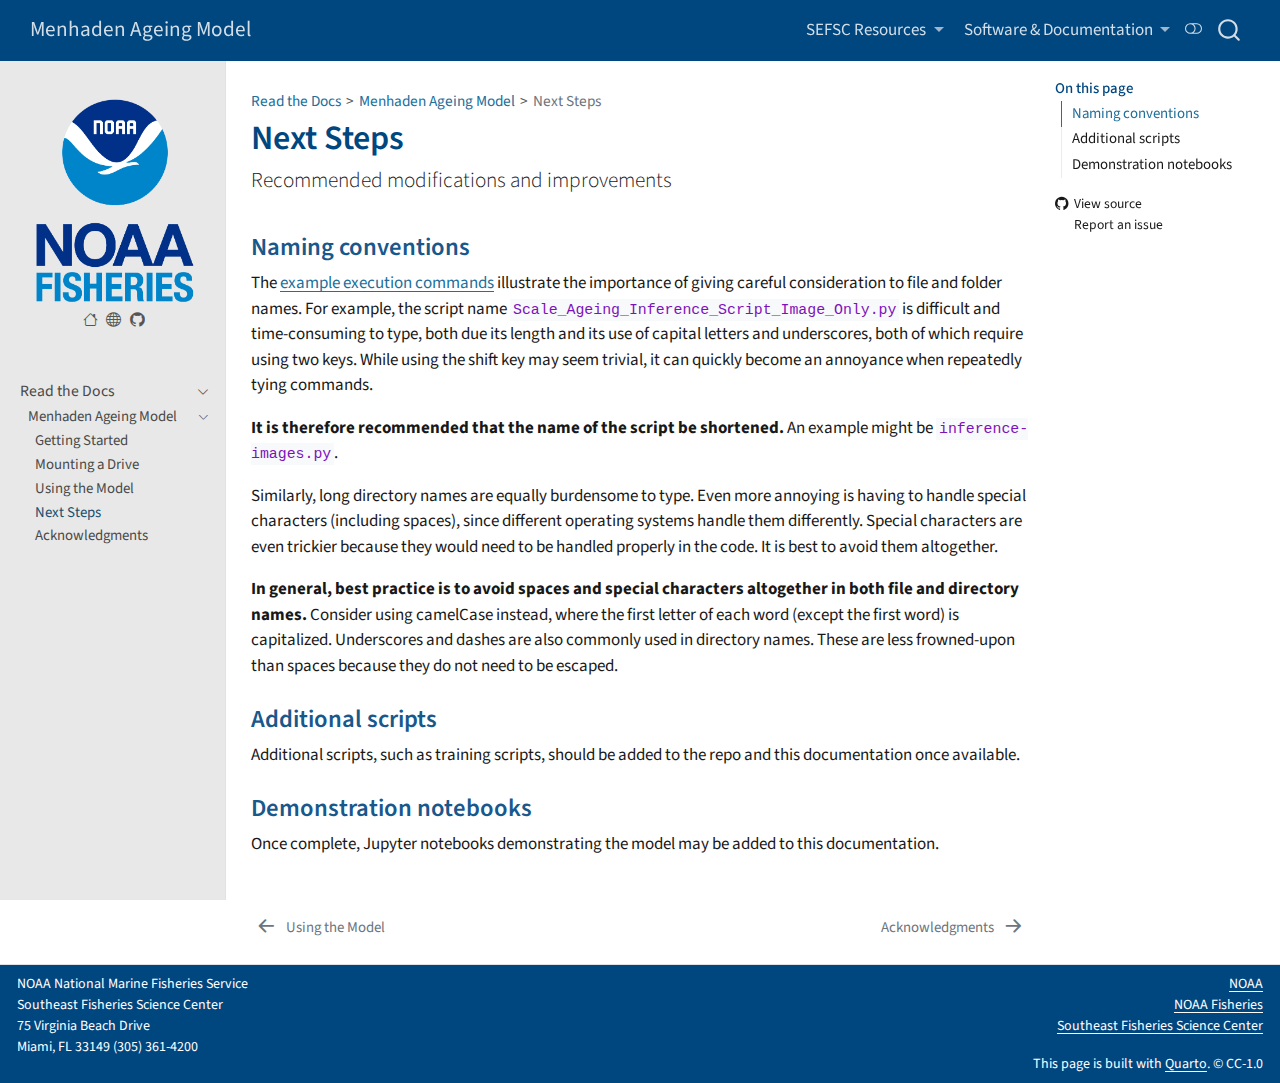
<file: content/docs/suggestions.html>
<!DOCTYPE html>
<html xmlns="http://www.w3.org/1999/xhtml" lang="en" xml:lang="en"><head>

<meta charset="utf-8">
<meta name="generator" content="quarto-1.7.32">

<meta name="viewport" content="width=device-width, initial-scale=1.0, user-scalable=yes">


<title>Next Steps – Menhaden Ageing Model</title>
<style>
code{white-space: pre-wrap;}
span.smallcaps{font-variant: small-caps;}
div.columns{display: flex; gap: min(4vw, 1.5em);}
div.column{flex: auto; overflow-x: auto;}
div.hanging-indent{margin-left: 1.5em; text-indent: -1.5em;}
ul.task-list{list-style: none;}
ul.task-list li input[type="checkbox"] {
  width: 0.8em;
  margin: 0 0.8em 0.2em -1em; /* quarto-specific, see https://github.com/quarto-dev/quarto-cli/issues/4556 */ 
  vertical-align: middle;
}
</style>


<script src="../../site_libs/quarto-nav/quarto-nav.js"></script>
<script src="../../site_libs/clipboard/clipboard.min.js"></script>
<script src="../../site_libs/quarto-search/autocomplete.umd.js"></script>
<script src="../../site_libs/quarto-search/fuse.min.js"></script>
<script src="../../site_libs/quarto-search/quarto-search.js"></script>
<meta name="quarto:offset" content="../../">
<link href="../../content/docs/acknowledgements.html" rel="next">
<link href="../../content/docs/usage.html" rel="prev">
<link href="../../theme/images/favicon.png" rel="icon" type="image/png">
<script src="../../site_libs/quarto-html/quarto.js" type="module"></script>
<script src="../../site_libs/quarto-html/tabsets/tabsets.js" type="module"></script>
<script src="../../site_libs/quarto-html/popper.min.js"></script>
<script src="../../site_libs/quarto-html/tippy.umd.min.js"></script>
<script src="../../site_libs/quarto-html/anchor.min.js"></script>
<link href="../../site_libs/quarto-html/tippy.css" rel="stylesheet">
<link href="../../site_libs/quarto-html/quarto-syntax-highlighting-37eea08aefeeee20ff55810ff984fec1.css" rel="stylesheet" class="quarto-color-scheme" id="quarto-text-highlighting-styles">
<link href="../../site_libs/quarto-html/quarto-syntax-highlighting-dark-2fef5ea3f8957b3e4ecc936fc74692ca.css" rel="stylesheet" class="quarto-color-scheme quarto-color-alternate" id="quarto-text-highlighting-styles">
<link href="../../site_libs/quarto-html/quarto-syntax-highlighting-37eea08aefeeee20ff55810ff984fec1.css" rel="stylesheet" class="quarto-color-scheme-extra" id="quarto-text-highlighting-styles">
<script src="../../site_libs/bootstrap/bootstrap.min.js"></script>
<link href="../../site_libs/bootstrap/bootstrap-icons.css" rel="stylesheet">
<link href="../../site_libs/bootstrap/bootstrap-6221b5c51817e989309ffdd424e298b2.min.css" rel="stylesheet" append-hash="true" class="quarto-color-scheme" id="quarto-bootstrap" data-mode="light">
<link href="../../site_libs/bootstrap/bootstrap-dark-c49a14756366245c53d0d43ed76454a6.min.css" rel="stylesheet" append-hash="true" class="quarto-color-scheme quarto-color-alternate" id="quarto-bootstrap" data-mode="dark">
<link href="../../site_libs/bootstrap/bootstrap-6221b5c51817e989309ffdd424e298b2.min.css" rel="stylesheet" append-hash="true" class="quarto-color-scheme-extra" id="quarto-bootstrap" data-mode="light">
<script id="quarto-search-options" type="application/json">{
  "location": "navbar",
  "copy-button": false,
  "collapse-after": 3,
  "panel-placement": "end",
  "type": "overlay",
  "limit": 50,
  "keyboard-shortcut": [
    "f",
    "/",
    "s"
  ],
  "show-item-context": false,
  "language": {
    "search-no-results-text": "No results",
    "search-matching-documents-text": "matching documents",
    "search-copy-link-title": "Copy link to search",
    "search-hide-matches-text": "Hide additional matches",
    "search-more-match-text": "more match in this document",
    "search-more-matches-text": "more matches in this document",
    "search-clear-button-title": "Clear",
    "search-text-placeholder": "",
    "search-detached-cancel-button-title": "Cancel",
    "search-submit-button-title": "Submit",
    "search-label": "Search"
  }
}</script>


</head>

<body class="nav-sidebar docked nav-fixed quarto-light"><script id="quarto-html-before-body" type="application/javascript">
    const toggleBodyColorMode = (bsSheetEl) => {
      const mode = bsSheetEl.getAttribute("data-mode");
      const bodyEl = window.document.querySelector("body");
      if (mode === "dark") {
        bodyEl.classList.add("quarto-dark");
        bodyEl.classList.remove("quarto-light");
      } else {
        bodyEl.classList.add("quarto-light");
        bodyEl.classList.remove("quarto-dark");
      }
    }
    const toggleBodyColorPrimary = () => {
      const bsSheetEl = window.document.querySelector("link#quarto-bootstrap:not([rel=disabled-stylesheet])");
      if (bsSheetEl) {
        toggleBodyColorMode(bsSheetEl);
      }
    }
    const setColorSchemeToggle = (alternate) => {
      const toggles = window.document.querySelectorAll('.quarto-color-scheme-toggle');
      for (let i=0; i < toggles.length; i++) {
        const toggle = toggles[i];
        if (toggle) {
          if (alternate) {
            toggle.classList.add("alternate");
          } else {
            toggle.classList.remove("alternate");
          }
        }
      }
    };
    const toggleColorMode = (alternate) => {
      // Switch the stylesheets
      const primaryStylesheets = window.document.querySelectorAll('link.quarto-color-scheme:not(.quarto-color-alternate)');
      const alternateStylesheets = window.document.querySelectorAll('link.quarto-color-scheme.quarto-color-alternate');
      manageTransitions('#quarto-margin-sidebar .nav-link', false);
      if (alternate) {
        // note: dark is layered on light, we don't disable primary!
        enableStylesheet(alternateStylesheets);
        for (const sheetNode of alternateStylesheets) {
          if (sheetNode.id === "quarto-bootstrap") {
            toggleBodyColorMode(sheetNode);
          }
        }
      } else {
        disableStylesheet(alternateStylesheets);
        enableStylesheet(primaryStylesheets)
        toggleBodyColorPrimary();
      }
      manageTransitions('#quarto-margin-sidebar .nav-link', true);
      // Switch the toggles
      setColorSchemeToggle(alternate)
      // Hack to workaround the fact that safari doesn't
      // properly recolor the scrollbar when toggling (#1455)
      if (navigator.userAgent.indexOf('Safari') > 0 && navigator.userAgent.indexOf('Chrome') == -1) {
        manageTransitions("body", false);
        window.scrollTo(0, 1);
        setTimeout(() => {
          window.scrollTo(0, 0);
          manageTransitions("body", true);
        }, 40);
      }
    }
    const disableStylesheet = (stylesheets) => {
      for (let i=0; i < stylesheets.length; i++) {
        const stylesheet = stylesheets[i];
        stylesheet.rel = 'disabled-stylesheet';
      }
    }
    const enableStylesheet = (stylesheets) => {
      for (let i=0; i < stylesheets.length; i++) {
        const stylesheet = stylesheets[i];
        if(stylesheet.rel !== 'stylesheet') { // for Chrome, which will still FOUC without this check
          stylesheet.rel = 'stylesheet';
        }
      }
    }
    const manageTransitions = (selector, allowTransitions) => {
      const els = window.document.querySelectorAll(selector);
      for (let i=0; i < els.length; i++) {
        const el = els[i];
        if (allowTransitions) {
          el.classList.remove('notransition');
        } else {
          el.classList.add('notransition');
        }
      }
    }
    const isFileUrl = () => {
      return window.location.protocol === 'file:';
    }
    const hasAlternateSentinel = () => {
      let styleSentinel = getColorSchemeSentinel();
      if (styleSentinel !== null) {
        return styleSentinel === "alternate";
      } else {
        return false;
      }
    }
    const setStyleSentinel = (alternate) => {
      const value = alternate ? "alternate" : "default";
      if (!isFileUrl()) {
        window.localStorage.setItem("quarto-color-scheme", value);
      } else {
        localAlternateSentinel = value;
      }
    }
    const getColorSchemeSentinel = () => {
      if (!isFileUrl()) {
        const storageValue = window.localStorage.getItem("quarto-color-scheme");
        return storageValue != null ? storageValue : localAlternateSentinel;
      } else {
        return localAlternateSentinel;
      }
    }
    const toggleGiscusIfUsed = (isAlternate, darkModeDefault) => {
      const baseTheme = document.querySelector('#giscus-base-theme')?.value ?? 'light';
      const alternateTheme = document.querySelector('#giscus-alt-theme')?.value ?? 'dark';
      let newTheme = '';
      if(authorPrefersDark) {
        newTheme = isAlternate ? baseTheme : alternateTheme;
      } else {
        newTheme = isAlternate ? alternateTheme : baseTheme;
      }
      const changeGiscusTheme = () => {
        // From: https://github.com/giscus/giscus/issues/336
        const sendMessage = (message) => {
          const iframe = document.querySelector('iframe.giscus-frame');
          if (!iframe) return;
          iframe.contentWindow.postMessage({ giscus: message }, 'https://giscus.app');
        }
        sendMessage({
          setConfig: {
            theme: newTheme
          }
        });
      }
      const isGiscussLoaded = window.document.querySelector('iframe.giscus-frame') !== null;
      if (isGiscussLoaded) {
        changeGiscusTheme();
      }
    };
    const authorPrefersDark = false;
    const darkModeDefault = authorPrefersDark;
      document.querySelector('link#quarto-text-highlighting-styles.quarto-color-scheme-extra').rel = 'disabled-stylesheet';
      document.querySelector('link#quarto-bootstrap.quarto-color-scheme-extra').rel = 'disabled-stylesheet';
    let localAlternateSentinel = darkModeDefault ? 'alternate' : 'default';
    // Dark / light mode switch
    window.quartoToggleColorScheme = () => {
      // Read the current dark / light value
      let toAlternate = !hasAlternateSentinel();
      toggleColorMode(toAlternate);
      setStyleSentinel(toAlternate);
      toggleGiscusIfUsed(toAlternate, darkModeDefault);
      window.dispatchEvent(new Event('resize'));
    };
    // Switch to dark mode if need be
    if (hasAlternateSentinel()) {
      toggleColorMode(true);
    } else {
      toggleColorMode(false);
    }
  </script>

<div id="quarto-search-results"></div>
  <header id="quarto-header" class="headroom fixed-top">
    <nav class="navbar navbar-expand-lg " data-bs-theme="dark">
      <div class="navbar-container container-fluid">
      <div class="navbar-brand-container mx-auto">
    <a class="navbar-brand" href="../../index.html">
    <span class="navbar-title">Menhaden Ageing Model</span>
    </a>
  </div>
            <div id="quarto-search" class="" title="Search"></div>
          <button class="navbar-toggler" type="button" data-bs-toggle="collapse" data-bs-target="#navbarCollapse" aria-controls="navbarCollapse" role="menu" aria-expanded="false" aria-label="Toggle navigation" onclick="if (window.quartoToggleHeadroom) { window.quartoToggleHeadroom(); }">
  <span class="navbar-toggler-icon"></span>
</button>
          <div class="collapse navbar-collapse" id="navbarCollapse">
            <ul class="navbar-nav navbar-nav-scroll ms-auto">
  <li class="nav-item dropdown ">
    <a class="nav-link dropdown-toggle" href="#" id="nav-menu-sefsc-resources" role="link" data-bs-toggle="dropdown" aria-expanded="false">
 <span class="menu-text">SEFSC Resources</span>
    </a>
    <ul class="dropdown-menu dropdown-menu-end" aria-labelledby="nav-menu-sefsc-resources">    
        <li>
    <a class="dropdown-item" href="https://www.fisheries.noaa.gov/contact/southeast-fisheries-science-center">
 <span class="dropdown-text">SEFSC Homepage</span></a>
  </li>  
        <li>
    <a class="dropdown-item" href="https://nmfs-opensci.github.io/">
 <span class="dropdown-text">NOAA Fisheries Open Science</span></a>
  </li>  
    </ul>
  </li>
  <li class="nav-item dropdown ">
    <a class="nav-link dropdown-toggle" href="#" id="nav-menu-software--documentation" role="link" data-bs-toggle="dropdown" aria-expanded="false">
 <span class="menu-text">Software &amp; Documentation</span>
    </a>
    <ul class="dropdown-menu dropdown-menu-end" aria-labelledby="nav-menu-software--documentation">    
        <li>
    <a class="dropdown-item" href="https://github.com/sefsc">
 <span class="dropdown-text">SEFSC GitHub Organization</span></a>
  </li>  
        <li>
    <a class="dropdown-item" href="https://noaa-fisheries-integrated-toolbox.github.io/">
 <span class="dropdown-text">NOAA Fisheries Integrated Toolbox</span></a>
  </li>  
    </ul>
  </li>
</ul>
          </div> <!-- /navcollapse -->
            <div class="quarto-navbar-tools">
  <a href="" class="quarto-color-scheme-toggle quarto-navigation-tool  px-1" onclick="window.quartoToggleColorScheme(); return false;" title="Toggle dark mode"><i class="bi"></i></a>
</div>
      </div> <!-- /container-fluid -->
    </nav>
  <nav class="quarto-secondary-nav">
    <div class="container-fluid d-flex">
      <button type="button" class="quarto-btn-toggle btn" data-bs-toggle="collapse" role="button" data-bs-target=".quarto-sidebar-collapse-item" aria-controls="quarto-sidebar" aria-expanded="false" aria-label="Toggle sidebar navigation" onclick="if (window.quartoToggleHeadroom) { window.quartoToggleHeadroom(); }">
        <i class="bi bi-layout-text-sidebar-reverse"></i>
      </button>
        <nav class="quarto-page-breadcrumbs" aria-label="breadcrumb"><ol class="breadcrumb"><li class="breadcrumb-item"><a href="../../content/docs/index.html">Read the Docs</a></li><li class="breadcrumb-item"><a href="../../content/docs/index.html">Menhaden Ageing Model</a></li><li class="breadcrumb-item"><a href="../../content/docs/suggestions.html">Next Steps</a></li></ol></nav>
        <a class="flex-grow-1" role="navigation" data-bs-toggle="collapse" data-bs-target=".quarto-sidebar-collapse-item" aria-controls="quarto-sidebar" aria-expanded="false" aria-label="Toggle sidebar navigation" onclick="if (window.quartoToggleHeadroom) { window.quartoToggleHeadroom(); }">      
        </a>
      <button type="button" class="btn quarto-search-button" aria-label="Search" onclick="window.quartoOpenSearch();">
        <i class="bi bi-search"></i>
      </button>
    </div>
  </nav>
</header>
<!-- content -->
<div id="quarto-content" class="quarto-container page-columns page-rows-contents page-layout-article page-navbar">
<!-- sidebar -->
  <nav id="quarto-sidebar" class="sidebar collapse collapse-horizontal quarto-sidebar-collapse-item sidebar-navigation docked overflow-auto">
    <div class="pt-lg-2 mt-2 text-center sidebar-header">
      <a href="../../index.html" class="sidebar-logo-link">
      <img src="../../theme/images/NOAA_FISHERIES_logoV.png" alt="" class="sidebar-logo py-0 d-lg-inline d-none">
      </a>
      <div class="sidebar-tools-main tools-wide">
    <a href="https://noaa.gov" title="NOAA Home" class="quarto-navigation-tool px-1" aria-label="NOAA Home"><i class="bi bi-house"></i></a>
    <a href="https://www.fisheries.noaa.gov/contact/southeast-fisheries-science-center" title="NOAA Southeast Fisheries Science Center" class="quarto-navigation-tool px-1" aria-label="NOAA Southeast Fisheries Science Center"><i class="bi bi-globe"></i></a>
    <a href="https://github.com/SEFSC" title="SEFSC GitHub" class="quarto-navigation-tool px-1" aria-label="SEFSC GitHub"><i class="bi bi-github"></i></a>
</div>
      </div>
        <div class="mt-2 flex-shrink-0 align-items-center">
        <div class="sidebar-search">
        <div id="quarto-search" class="" title="Search"></div>
        </div>
        </div>
    <div class="sidebar-menu-container"> 
    <ul class="list-unstyled mt-1">
        <li class="sidebar-item sidebar-item-section">
      <div class="sidebar-item-container"> 
            <a class="sidebar-item-text sidebar-link text-start" data-bs-toggle="collapse" data-bs-target="#quarto-sidebar-section-1" role="navigation" aria-expanded="true">
 <span class="menu-text">Read the Docs</span></a>
          <a class="sidebar-item-toggle text-start" data-bs-toggle="collapse" data-bs-target="#quarto-sidebar-section-1" role="navigation" aria-expanded="true" aria-label="Toggle section">
            <i class="bi bi-chevron-right ms-2"></i>
          </a> 
      </div>
      <ul id="quarto-sidebar-section-1" class="collapse list-unstyled sidebar-section depth1 show">  
          <li class="sidebar-item sidebar-item-section">
      <div class="sidebar-item-container"> 
            <a href="../../content/docs/index.html" class="sidebar-item-text sidebar-link">
 <span class="menu-text">Menhaden Ageing Model</span></a>
          <a class="sidebar-item-toggle text-start" data-bs-toggle="collapse" data-bs-target="#quarto-sidebar-section-2" role="navigation" aria-expanded="true" aria-label="Toggle section">
            <i class="bi bi-chevron-right ms-2"></i>
          </a> 
      </div>
      <ul id="quarto-sidebar-section-2" class="collapse list-unstyled sidebar-section depth2 show">  
          <li class="sidebar-item">
  <div class="sidebar-item-container"> 
  <a href="../../content/docs/setup.html" class="sidebar-item-text sidebar-link">
 <span class="menu-text">Getting Started</span></a>
  </div>
</li>
          <li class="sidebar-item">
  <div class="sidebar-item-container"> 
  <a href="../../content/docs/mount.html" class="sidebar-item-text sidebar-link">
 <span class="menu-text">Mounting a Drive</span></a>
  </div>
</li>
          <li class="sidebar-item">
  <div class="sidebar-item-container"> 
  <a href="../../content/docs/usage.html" class="sidebar-item-text sidebar-link">
 <span class="menu-text">Using the Model</span></a>
  </div>
</li>
          <li class="sidebar-item">
  <div class="sidebar-item-container"> 
  <a href="../../content/docs/suggestions.html" class="sidebar-item-text sidebar-link active">
 <span class="menu-text">Next Steps</span></a>
  </div>
</li>
          <li class="sidebar-item">
  <div class="sidebar-item-container"> 
  <a href="../../content/docs/acknowledgements.html" class="sidebar-item-text sidebar-link">
 <span class="menu-text">Acknowledgments</span></a>
  </div>
</li>
      </ul>
  </li>
      </ul>
  </li>
    </ul>
    </div>
</nav>
<div id="quarto-sidebar-glass" class="quarto-sidebar-collapse-item" data-bs-toggle="collapse" data-bs-target=".quarto-sidebar-collapse-item"></div>
<!-- margin-sidebar -->
    <div id="quarto-margin-sidebar" class="sidebar margin-sidebar">
        <nav id="TOC" role="doc-toc" class="toc-active">
    <h2 id="toc-title">On this page</h2>
   
  <ul>
  <li><a href="#naming-conventions" id="toc-naming-conventions" class="nav-link active" data-scroll-target="#naming-conventions">Naming conventions</a></li>
  <li><a href="#additional-scripts" id="toc-additional-scripts" class="nav-link" data-scroll-target="#additional-scripts">Additional scripts</a></li>
  <li><a href="#demonstration-notebooks" id="toc-demonstration-notebooks" class="nav-link" data-scroll-target="#demonstration-notebooks">Demonstration notebooks</a></li>
  </ul>
<div class="toc-actions"><ul><li><a href="https://github.com/MattGrossi-NOAA/FATES-BLH-ScaleAgeing/blob/docs/content/docs/suggestions.qmd" class="toc-action"><i class="bi bi-github"></i>View source</a></li><li><a href="https://github.com/MattGrossi-NOAA/FATES-BLH-ScaleAgeing/issues/new" class="toc-action"><i class="bi empty"></i>Report an issue</a></li></ul></div></nav>
    </div>
<!-- main -->
<main class="content" id="quarto-document-content">


<header id="title-block-header" class="quarto-title-block default"><nav class="quarto-page-breadcrumbs quarto-title-breadcrumbs d-none d-lg-block" aria-label="breadcrumb"><ol class="breadcrumb"><li class="breadcrumb-item"><a href="../../content/docs/index.html">Read the Docs</a></li><li class="breadcrumb-item"><a href="../../content/docs/index.html">Menhaden Ageing Model</a></li><li class="breadcrumb-item"><a href="../../content/docs/suggestions.html">Next Steps</a></li></ol></nav>
<div class="quarto-title">
<h1 class="title">Next Steps</h1>
<p class="subtitle lead">Recommended modifications and improvements</p>
</div>



<div class="quarto-title-meta">

    
  
    
  </div>
  


</header>


<section id="naming-conventions" class="level3">
<h3 class="anchored" data-anchor-id="naming-conventions">Naming conventions</h3>
<p>The <a href="../../content/docs/usage.html#an-example">example execution commands</a> illustrate the importance of giving careful consideration to file and folder names. For example, the script name <code>Scale_Ageing_Inference_Script_Image_Only.py</code> is difficult and time-consuming to type, both due its length and its use of capital letters and underscores, both of which require using two keys. While using the shift key may seem trivial, it can quickly become an annoyance when repeatedly tying commands.</p>
<p><strong>It is therefore recommended that the name of the script be shortened.</strong> An example might be <code>inference-images.py</code>.</p>
<p>Similarly, long directory names are equally burdensome to type. Even more annoying is having to handle special characters (including spaces), since different operating systems handle them differently. Special characters are even trickier because they would need to be handled properly in the code. It is best to avoid them altogether.</p>
<p><strong>In general, best practice is to avoid spaces and special characters altogether in both file and directory names.</strong> Consider using camelCase instead, where the first letter of each word (except the first word) is capitalized. Underscores and dashes are also commonly used in directory names. These are less frowned-upon than spaces because they do not need to be escaped.</p>
</section>
<section id="additional-scripts" class="level3">
<h3 class="anchored" data-anchor-id="additional-scripts">Additional scripts</h3>
<p>Additional scripts, such as training scripts, should be added to the repo and this documentation once available.</p>
</section>
<section id="demonstration-notebooks" class="level3">
<h3 class="anchored" data-anchor-id="demonstration-notebooks">Demonstration notebooks</h3>
<p>Once complete, Jupyter notebooks demonstrating the model may be added to this documentation.</p>


</section>

</main> <!-- /main -->
<script id="quarto-html-after-body" type="application/javascript">
  window.document.addEventListener("DOMContentLoaded", function (event) {
    // Ensure there is a toggle, if there isn't float one in the top right
    if (window.document.querySelector('.quarto-color-scheme-toggle') === null) {
      const a = window.document.createElement('a');
      a.classList.add('top-right');
      a.classList.add('quarto-color-scheme-toggle');
      a.href = "";
      a.onclick = function() { try { window.quartoToggleColorScheme(); } catch {} return false; };
      const i = window.document.createElement("i");
      i.classList.add('bi');
      a.appendChild(i);
      window.document.body.appendChild(a);
    }
    setColorSchemeToggle(hasAlternateSentinel())
    const icon = "";
    const anchorJS = new window.AnchorJS();
    anchorJS.options = {
      placement: 'right',
      icon: icon
    };
    anchorJS.add('.anchored');
    const isCodeAnnotation = (el) => {
      for (const clz of el.classList) {
        if (clz.startsWith('code-annotation-')) {                     
          return true;
        }
      }
      return false;
    }
    const onCopySuccess = function(e) {
      // button target
      const button = e.trigger;
      // don't keep focus
      button.blur();
      // flash "checked"
      button.classList.add('code-copy-button-checked');
      var currentTitle = button.getAttribute("title");
      button.setAttribute("title", "Copied!");
      let tooltip;
      if (window.bootstrap) {
        button.setAttribute("data-bs-toggle", "tooltip");
        button.setAttribute("data-bs-placement", "left");
        button.setAttribute("data-bs-title", "Copied!");
        tooltip = new bootstrap.Tooltip(button, 
          { trigger: "manual", 
            customClass: "code-copy-button-tooltip",
            offset: [0, -8]});
        tooltip.show();    
      }
      setTimeout(function() {
        if (tooltip) {
          tooltip.hide();
          button.removeAttribute("data-bs-title");
          button.removeAttribute("data-bs-toggle");
          button.removeAttribute("data-bs-placement");
        }
        button.setAttribute("title", currentTitle);
        button.classList.remove('code-copy-button-checked');
      }, 1000);
      // clear code selection
      e.clearSelection();
    }
    const getTextToCopy = function(trigger) {
        const codeEl = trigger.previousElementSibling.cloneNode(true);
        for (const childEl of codeEl.children) {
          if (isCodeAnnotation(childEl)) {
            childEl.remove();
          }
        }
        return codeEl.innerText;
    }
    const clipboard = new window.ClipboardJS('.code-copy-button:not([data-in-quarto-modal])', {
      text: getTextToCopy
    });
    clipboard.on('success', onCopySuccess);
    if (window.document.getElementById('quarto-embedded-source-code-modal')) {
      const clipboardModal = new window.ClipboardJS('.code-copy-button[data-in-quarto-modal]', {
        text: getTextToCopy,
        container: window.document.getElementById('quarto-embedded-source-code-modal')
      });
      clipboardModal.on('success', onCopySuccess);
    }
      var localhostRegex = new RegExp(/^(?:http|https):\/\/localhost\:?[0-9]*\//);
      var mailtoRegex = new RegExp(/^mailto:/);
        var filterRegex = new RegExp("https:\/\/MattGrossi-NOAA\.github\.io\/FATES-BLH-ScaleAgeing");
      var isInternal = (href) => {
          return filterRegex.test(href) || localhostRegex.test(href) || mailtoRegex.test(href);
      }
      // Inspect non-navigation links and adorn them if external
     var links = window.document.querySelectorAll('a[href]:not(.nav-link):not(.navbar-brand):not(.toc-action):not(.sidebar-link):not(.sidebar-item-toggle):not(.pagination-link):not(.no-external):not([aria-hidden]):not(.dropdown-item):not(.quarto-navigation-tool):not(.about-link)');
      for (var i=0; i<links.length; i++) {
        const link = links[i];
        if (!isInternal(link.href)) {
          // undo the damage that might have been done by quarto-nav.js in the case of
          // links that we want to consider external
          if (link.dataset.originalHref !== undefined) {
            link.href = link.dataset.originalHref;
          }
        }
      }
    function tippyHover(el, contentFn, onTriggerFn, onUntriggerFn) {
      const config = {
        allowHTML: true,
        maxWidth: 500,
        delay: 100,
        arrow: false,
        appendTo: function(el) {
            return el.parentElement;
        },
        interactive: true,
        interactiveBorder: 10,
        theme: 'quarto',
        placement: 'bottom-start',
      };
      if (contentFn) {
        config.content = contentFn;
      }
      if (onTriggerFn) {
        config.onTrigger = onTriggerFn;
      }
      if (onUntriggerFn) {
        config.onUntrigger = onUntriggerFn;
      }
      window.tippy(el, config); 
    }
    const noterefs = window.document.querySelectorAll('a[role="doc-noteref"]');
    for (var i=0; i<noterefs.length; i++) {
      const ref = noterefs[i];
      tippyHover(ref, function() {
        // use id or data attribute instead here
        let href = ref.getAttribute('data-footnote-href') || ref.getAttribute('href');
        try { href = new URL(href).hash; } catch {}
        const id = href.replace(/^#\/?/, "");
        const note = window.document.getElementById(id);
        if (note) {
          return note.innerHTML;
        } else {
          return "";
        }
      });
    }
    const xrefs = window.document.querySelectorAll('a.quarto-xref');
    const processXRef = (id, note) => {
      // Strip column container classes
      const stripColumnClz = (el) => {
        el.classList.remove("page-full", "page-columns");
        if (el.children) {
          for (const child of el.children) {
            stripColumnClz(child);
          }
        }
      }
      stripColumnClz(note)
      if (id === null || id.startsWith('sec-')) {
        // Special case sections, only their first couple elements
        const container = document.createElement("div");
        if (note.children && note.children.length > 2) {
          container.appendChild(note.children[0].cloneNode(true));
          for (let i = 1; i < note.children.length; i++) {
            const child = note.children[i];
            if (child.tagName === "P" && child.innerText === "") {
              continue;
            } else {
              container.appendChild(child.cloneNode(true));
              break;
            }
          }
          if (window.Quarto?.typesetMath) {
            window.Quarto.typesetMath(container);
          }
          return container.innerHTML
        } else {
          if (window.Quarto?.typesetMath) {
            window.Quarto.typesetMath(note);
          }
          return note.innerHTML;
        }
      } else {
        // Remove any anchor links if they are present
        const anchorLink = note.querySelector('a.anchorjs-link');
        if (anchorLink) {
          anchorLink.remove();
        }
        if (window.Quarto?.typesetMath) {
          window.Quarto.typesetMath(note);
        }
        if (note.classList.contains("callout")) {
          return note.outerHTML;
        } else {
          return note.innerHTML;
        }
      }
    }
    for (var i=0; i<xrefs.length; i++) {
      const xref = xrefs[i];
      tippyHover(xref, undefined, function(instance) {
        instance.disable();
        let url = xref.getAttribute('href');
        let hash = undefined; 
        if (url.startsWith('#')) {
          hash = url;
        } else {
          try { hash = new URL(url).hash; } catch {}
        }
        if (hash) {
          const id = hash.replace(/^#\/?/, "");
          const note = window.document.getElementById(id);
          if (note !== null) {
            try {
              const html = processXRef(id, note.cloneNode(true));
              instance.setContent(html);
            } finally {
              instance.enable();
              instance.show();
            }
          } else {
            // See if we can fetch this
            fetch(url.split('#')[0])
            .then(res => res.text())
            .then(html => {
              const parser = new DOMParser();
              const htmlDoc = parser.parseFromString(html, "text/html");
              const note = htmlDoc.getElementById(id);
              if (note !== null) {
                const html = processXRef(id, note);
                instance.setContent(html);
              } 
            }).finally(() => {
              instance.enable();
              instance.show();
            });
          }
        } else {
          // See if we can fetch a full url (with no hash to target)
          // This is a special case and we should probably do some content thinning / targeting
          fetch(url)
          .then(res => res.text())
          .then(html => {
            const parser = new DOMParser();
            const htmlDoc = parser.parseFromString(html, "text/html");
            const note = htmlDoc.querySelector('main.content');
            if (note !== null) {
              // This should only happen for chapter cross references
              // (since there is no id in the URL)
              // remove the first header
              if (note.children.length > 0 && note.children[0].tagName === "HEADER") {
                note.children[0].remove();
              }
              const html = processXRef(null, note);
              instance.setContent(html);
            } 
          }).finally(() => {
            instance.enable();
            instance.show();
          });
        }
      }, function(instance) {
      });
    }
        let selectedAnnoteEl;
        const selectorForAnnotation = ( cell, annotation) => {
          let cellAttr = 'data-code-cell="' + cell + '"';
          let lineAttr = 'data-code-annotation="' +  annotation + '"';
          const selector = 'span[' + cellAttr + '][' + lineAttr + ']';
          return selector;
        }
        const selectCodeLines = (annoteEl) => {
          const doc = window.document;
          const targetCell = annoteEl.getAttribute("data-target-cell");
          const targetAnnotation = annoteEl.getAttribute("data-target-annotation");
          const annoteSpan = window.document.querySelector(selectorForAnnotation(targetCell, targetAnnotation));
          const lines = annoteSpan.getAttribute("data-code-lines").split(",");
          const lineIds = lines.map((line) => {
            return targetCell + "-" + line;
          })
          let top = null;
          let height = null;
          let parent = null;
          if (lineIds.length > 0) {
              //compute the position of the single el (top and bottom and make a div)
              const el = window.document.getElementById(lineIds[0]);
              top = el.offsetTop;
              height = el.offsetHeight;
              parent = el.parentElement.parentElement;
            if (lineIds.length > 1) {
              const lastEl = window.document.getElementById(lineIds[lineIds.length - 1]);
              const bottom = lastEl.offsetTop + lastEl.offsetHeight;
              height = bottom - top;
            }
            if (top !== null && height !== null && parent !== null) {
              // cook up a div (if necessary) and position it 
              let div = window.document.getElementById("code-annotation-line-highlight");
              if (div === null) {
                div = window.document.createElement("div");
                div.setAttribute("id", "code-annotation-line-highlight");
                div.style.position = 'absolute';
                parent.appendChild(div);
              }
              div.style.top = top - 2 + "px";
              div.style.height = height + 4 + "px";
              div.style.left = 0;
              let gutterDiv = window.document.getElementById("code-annotation-line-highlight-gutter");
              if (gutterDiv === null) {
                gutterDiv = window.document.createElement("div");
                gutterDiv.setAttribute("id", "code-annotation-line-highlight-gutter");
                gutterDiv.style.position = 'absolute';
                const codeCell = window.document.getElementById(targetCell);
                const gutter = codeCell.querySelector('.code-annotation-gutter');
                gutter.appendChild(gutterDiv);
              }
              gutterDiv.style.top = top - 2 + "px";
              gutterDiv.style.height = height + 4 + "px";
            }
            selectedAnnoteEl = annoteEl;
          }
        };
        const unselectCodeLines = () => {
          const elementsIds = ["code-annotation-line-highlight", "code-annotation-line-highlight-gutter"];
          elementsIds.forEach((elId) => {
            const div = window.document.getElementById(elId);
            if (div) {
              div.remove();
            }
          });
          selectedAnnoteEl = undefined;
        };
          // Handle positioning of the toggle
      window.addEventListener(
        "resize",
        throttle(() => {
          elRect = undefined;
          if (selectedAnnoteEl) {
            selectCodeLines(selectedAnnoteEl);
          }
        }, 10)
      );
      function throttle(fn, ms) {
      let throttle = false;
      let timer;
        return (...args) => {
          if(!throttle) { // first call gets through
              fn.apply(this, args);
              throttle = true;
          } else { // all the others get throttled
              if(timer) clearTimeout(timer); // cancel #2
              timer = setTimeout(() => {
                fn.apply(this, args);
                timer = throttle = false;
              }, ms);
          }
        };
      }
        // Attach click handler to the DT
        const annoteDls = window.document.querySelectorAll('dt[data-target-cell]');
        for (const annoteDlNode of annoteDls) {
          annoteDlNode.addEventListener('click', (event) => {
            const clickedEl = event.target;
            if (clickedEl !== selectedAnnoteEl) {
              unselectCodeLines();
              const activeEl = window.document.querySelector('dt[data-target-cell].code-annotation-active');
              if (activeEl) {
                activeEl.classList.remove('code-annotation-active');
              }
              selectCodeLines(clickedEl);
              clickedEl.classList.add('code-annotation-active');
            } else {
              // Unselect the line
              unselectCodeLines();
              clickedEl.classList.remove('code-annotation-active');
            }
          });
        }
    const findCites = (el) => {
      const parentEl = el.parentElement;
      if (parentEl) {
        const cites = parentEl.dataset.cites;
        if (cites) {
          return {
            el,
            cites: cites.split(' ')
          };
        } else {
          return findCites(el.parentElement)
        }
      } else {
        return undefined;
      }
    };
    var bibliorefs = window.document.querySelectorAll('a[role="doc-biblioref"]');
    for (var i=0; i<bibliorefs.length; i++) {
      const ref = bibliorefs[i];
      const citeInfo = findCites(ref);
      if (citeInfo) {
        tippyHover(citeInfo.el, function() {
          var popup = window.document.createElement('div');
          citeInfo.cites.forEach(function(cite) {
            var citeDiv = window.document.createElement('div');
            citeDiv.classList.add('hanging-indent');
            citeDiv.classList.add('csl-entry');
            var biblioDiv = window.document.getElementById('ref-' + cite);
            if (biblioDiv) {
              citeDiv.innerHTML = biblioDiv.innerHTML;
            }
            popup.appendChild(citeDiv);
          });
          return popup.innerHTML;
        });
      }
    }
  });
  </script>
<nav class="page-navigation">
  <div class="nav-page nav-page-previous">
      <a href="../../content/docs/usage.html" class="pagination-link" aria-label="Using the Model">
        <i class="bi bi-arrow-left-short"></i> <span class="nav-page-text">Using the Model</span>
      </a>          
  </div>
  <div class="nav-page nav-page-next">
      <a href="../../content/docs/acknowledgements.html" class="pagination-link" aria-label="Acknowledgments">
        <span class="nav-page-text">Acknowledgments</span> <i class="bi bi-arrow-right-short"></i>
      </a>
  </div>
</nav>
</div> <!-- /content -->
<footer class="footer">
  <div class="nav-footer">
    <div class="nav-footer-left">
<p>NOAA National Marine Fisheries Service <br> Southeast Fisheries Science Center <br> 75 Virginia Beach Drive <br> Miami, FL 33149 (305) 361-4200</p>
</div>   
    <div class="nav-footer-center">
      &nbsp;
    <div class="toc-actions d-sm-block d-md-none"><ul><li><a href="https://github.com/MattGrossi-NOAA/FATES-BLH-ScaleAgeing/blob/docs/content/docs/suggestions.qmd" class="toc-action"><i class="bi bi-github"></i>View source</a></li><li><a href="https://github.com/MattGrossi-NOAA/FATES-BLH-ScaleAgeing/issues/new" class="toc-action"><i class="bi empty"></i>Report an issue</a></li></ul></div></div>
    <div class="nav-footer-right">
<p><a href="https://noaa.gov">NOAA</a> <br> <a href="https//fisheries.noaa.gov">NOAA Fisheries</a> <br> <a href="https://www.fisheries.noaa.gov/contact/southeast-fisheries-science-center">Southeast Fisheries Science Center</a></p>
<p>This page is built with <a href="https://quarto.org/">Quarto</a>. © CC-1.0</p>
</div>
  </div>
</footer>




</body></html>
</file>
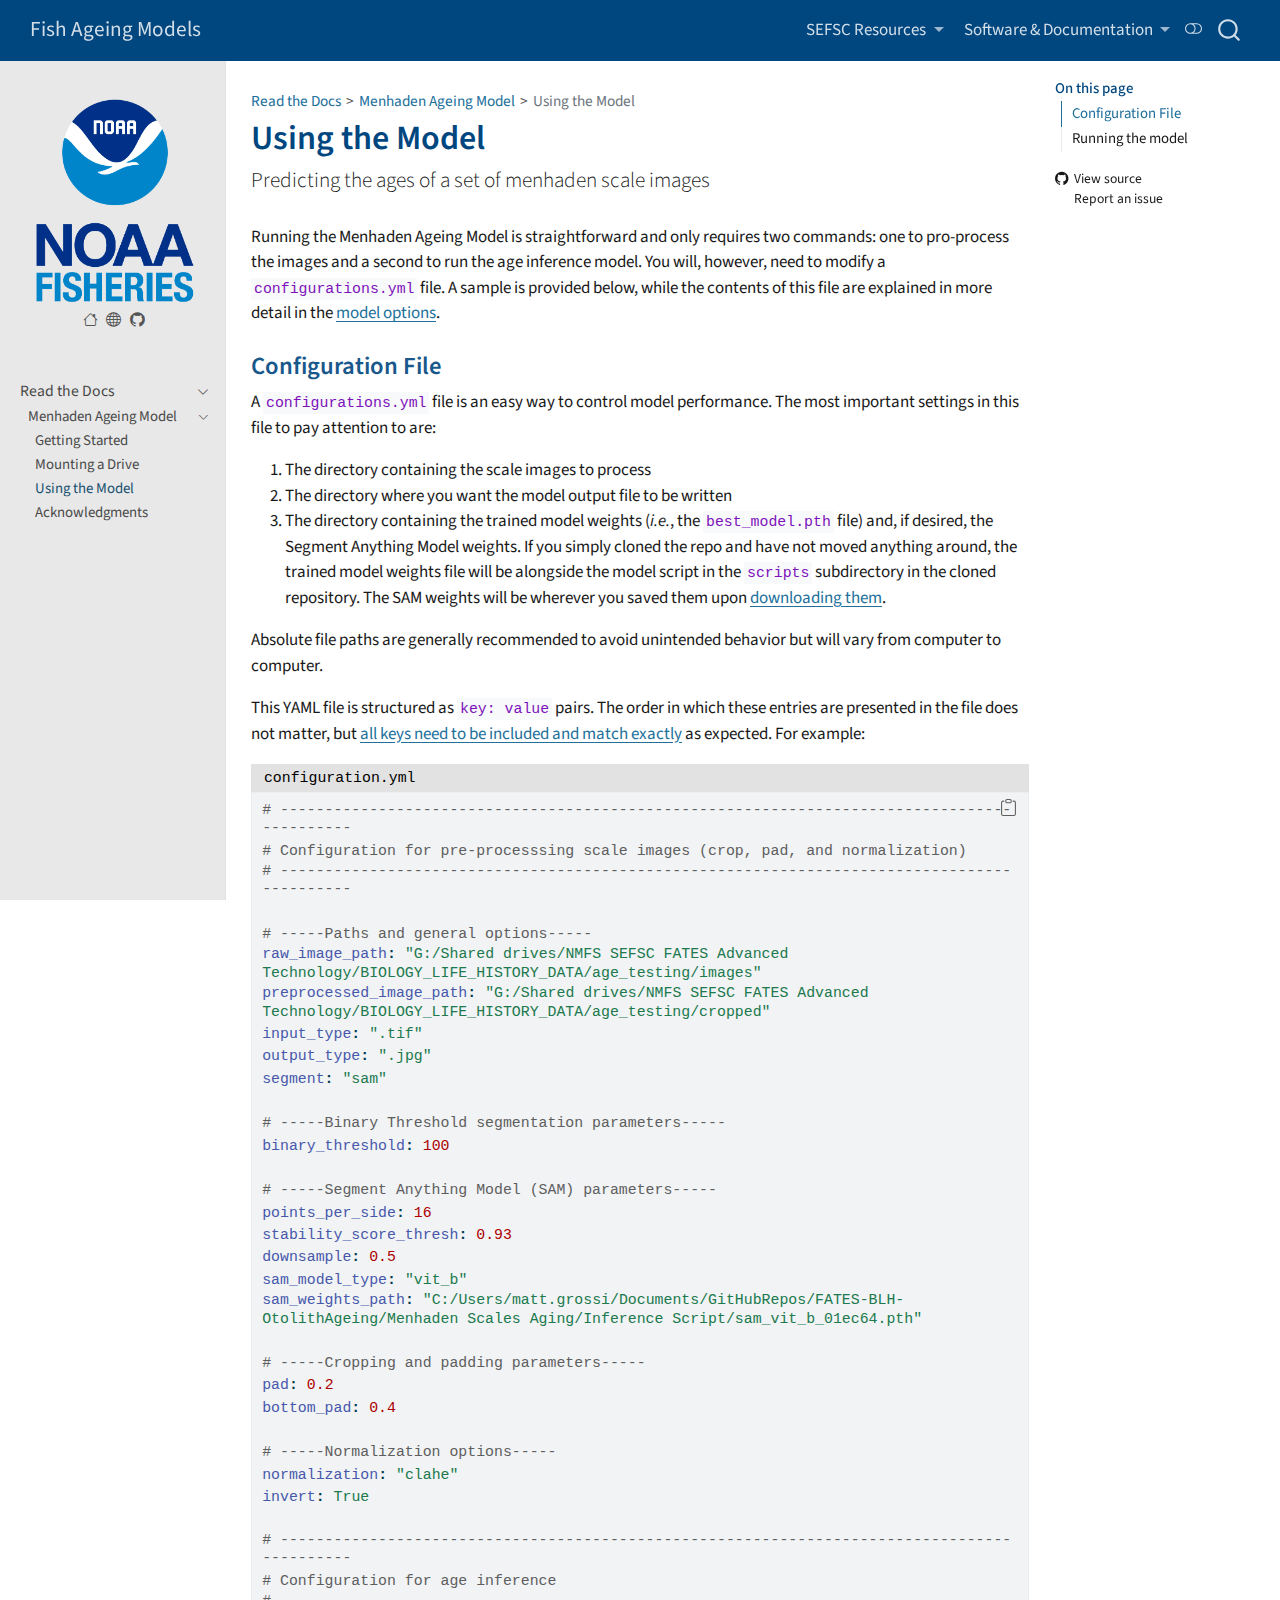
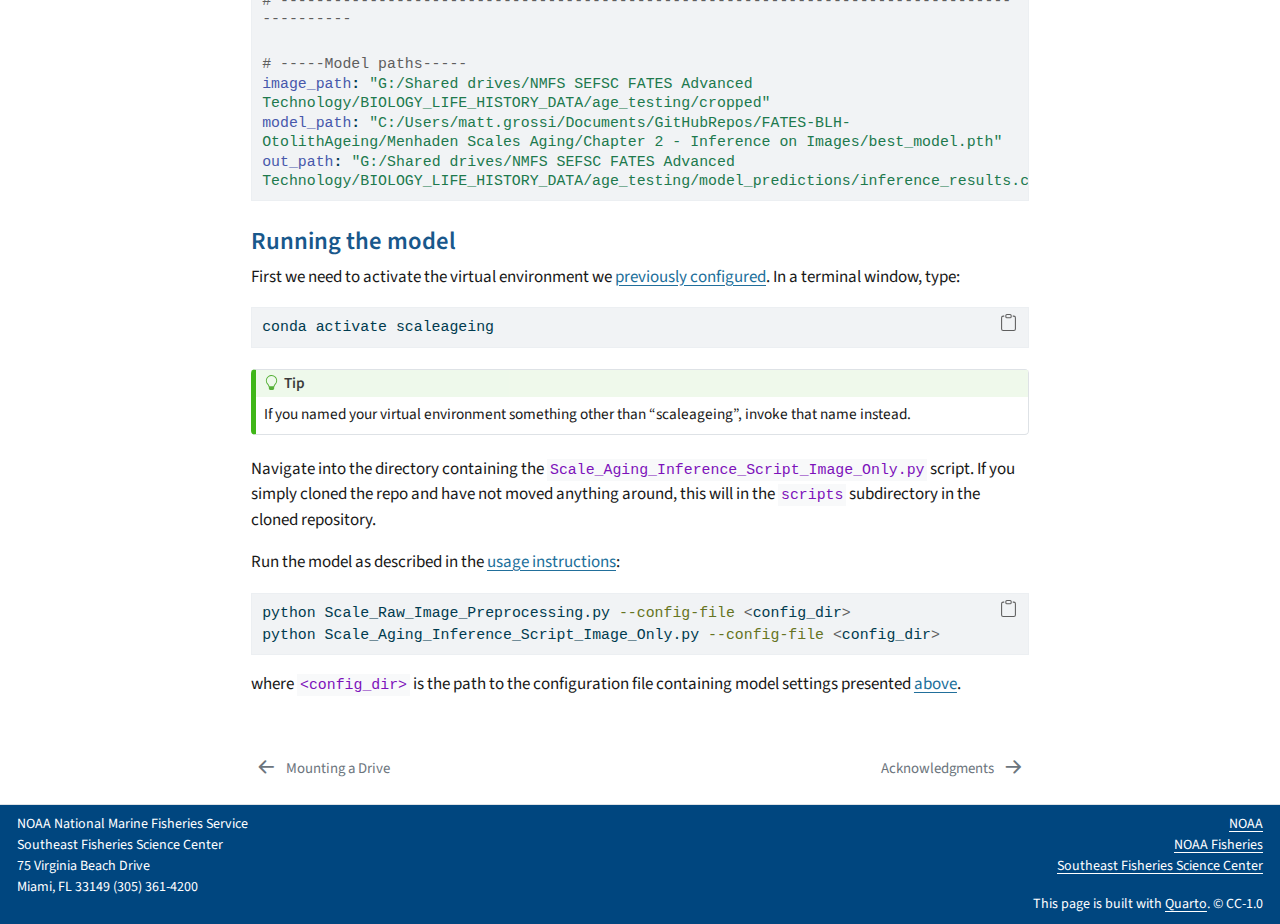
<file: content/docs/usage.html>
<!DOCTYPE html>
<html xmlns="http://www.w3.org/1999/xhtml" lang="en" xml:lang="en"><head>

<meta charset="utf-8">
<meta name="generator" content="quarto-1.7.32">

<meta name="viewport" content="width=device-width, initial-scale=1.0, user-scalable=yes">


<title>Using the Model – Fish Ageing Models</title>
<style>
code{white-space: pre-wrap;}
span.smallcaps{font-variant: small-caps;}
div.columns{display: flex; gap: min(4vw, 1.5em);}
div.column{flex: auto; overflow-x: auto;}
div.hanging-indent{margin-left: 1.5em; text-indent: -1.5em;}
ul.task-list{list-style: none;}
ul.task-list li input[type="checkbox"] {
  width: 0.8em;
  margin: 0 0.8em 0.2em -1em; /* quarto-specific, see https://github.com/quarto-dev/quarto-cli/issues/4556 */ 
  vertical-align: middle;
}
/* CSS for syntax highlighting */
html { -webkit-text-size-adjust: 100%; }
pre > code.sourceCode { white-space: pre; position: relative; }
pre > code.sourceCode > span { display: inline-block; line-height: 1.25; }
pre > code.sourceCode > span:empty { height: 1.2em; }
.sourceCode { overflow: visible; }
code.sourceCode > span { color: inherit; text-decoration: inherit; }
div.sourceCode { margin: 1em 0; }
pre.sourceCode { margin: 0; }
@media screen {
div.sourceCode { overflow: auto; }
}
@media print {
pre > code.sourceCode { white-space: pre-wrap; }
pre > code.sourceCode > span { text-indent: -5em; padding-left: 5em; }
}
pre.numberSource code
  { counter-reset: source-line 0; }
pre.numberSource code > span
  { position: relative; left: -4em; counter-increment: source-line; }
pre.numberSource code > span > a:first-child::before
  { content: counter(source-line);
    position: relative; left: -1em; text-align: right; vertical-align: baseline;
    border: none; display: inline-block;
    -webkit-touch-callout: none; -webkit-user-select: none;
    -khtml-user-select: none; -moz-user-select: none;
    -ms-user-select: none; user-select: none;
    padding: 0 4px; width: 4em;
  }
pre.numberSource { margin-left: 3em;  padding-left: 4px; }
div.sourceCode
  {   }
@media screen {
pre > code.sourceCode > span > a:first-child::before { text-decoration: underline; }
}
</style>


<script src="../../site_libs/quarto-nav/quarto-nav.js"></script>
<script src="../../site_libs/clipboard/clipboard.min.js"></script>
<script src="../../site_libs/quarto-search/autocomplete.umd.js"></script>
<script src="../../site_libs/quarto-search/fuse.min.js"></script>
<script src="../../site_libs/quarto-search/quarto-search.js"></script>
<meta name="quarto:offset" content="../../">
<link href="../../content/docs/acknowledgements.html" rel="next">
<link href="../../content/docs/mount.html" rel="prev">
<link href="../../theme/images/favicon.png" rel="icon" type="image/png">
<script src="../../site_libs/quarto-html/quarto.js" type="module"></script>
<script src="../../site_libs/quarto-html/tabsets/tabsets.js" type="module"></script>
<script src="../../site_libs/quarto-html/popper.min.js"></script>
<script src="../../site_libs/quarto-html/tippy.umd.min.js"></script>
<script src="../../site_libs/quarto-html/anchor.min.js"></script>
<link href="../../site_libs/quarto-html/tippy.css" rel="stylesheet">
<link href="../../site_libs/quarto-html/quarto-syntax-highlighting-37eea08aefeeee20ff55810ff984fec1.css" rel="stylesheet" class="quarto-color-scheme" id="quarto-text-highlighting-styles">
<link href="../../site_libs/quarto-html/quarto-syntax-highlighting-dark-2fef5ea3f8957b3e4ecc936fc74692ca.css" rel="stylesheet" class="quarto-color-scheme quarto-color-alternate" id="quarto-text-highlighting-styles">
<link href="../../site_libs/quarto-html/quarto-syntax-highlighting-37eea08aefeeee20ff55810ff984fec1.css" rel="stylesheet" class="quarto-color-scheme-extra" id="quarto-text-highlighting-styles">
<script src="../../site_libs/bootstrap/bootstrap.min.js"></script>
<link href="../../site_libs/bootstrap/bootstrap-icons.css" rel="stylesheet">
<link href="../../site_libs/bootstrap/bootstrap-6221b5c51817e989309ffdd424e298b2.min.css" rel="stylesheet" append-hash="true" class="quarto-color-scheme" id="quarto-bootstrap" data-mode="light">
<link href="../../site_libs/bootstrap/bootstrap-dark-c49a14756366245c53d0d43ed76454a6.min.css" rel="stylesheet" append-hash="true" class="quarto-color-scheme quarto-color-alternate" id="quarto-bootstrap" data-mode="dark">
<link href="../../site_libs/bootstrap/bootstrap-6221b5c51817e989309ffdd424e298b2.min.css" rel="stylesheet" append-hash="true" class="quarto-color-scheme-extra" id="quarto-bootstrap" data-mode="light">
<script id="quarto-search-options" type="application/json">{
  "location": "navbar",
  "copy-button": false,
  "collapse-after": 3,
  "panel-placement": "end",
  "type": "overlay",
  "limit": 50,
  "keyboard-shortcut": [
    "f",
    "/",
    "s"
  ],
  "show-item-context": false,
  "language": {
    "search-no-results-text": "No results",
    "search-matching-documents-text": "matching documents",
    "search-copy-link-title": "Copy link to search",
    "search-hide-matches-text": "Hide additional matches",
    "search-more-match-text": "more match in this document",
    "search-more-matches-text": "more matches in this document",
    "search-clear-button-title": "Clear",
    "search-text-placeholder": "",
    "search-detached-cancel-button-title": "Cancel",
    "search-submit-button-title": "Submit",
    "search-label": "Search"
  }
}</script>


</head>

<body class="nav-sidebar docked nav-fixed quarto-light"><script id="quarto-html-before-body" type="application/javascript">
    const toggleBodyColorMode = (bsSheetEl) => {
      const mode = bsSheetEl.getAttribute("data-mode");
      const bodyEl = window.document.querySelector("body");
      if (mode === "dark") {
        bodyEl.classList.add("quarto-dark");
        bodyEl.classList.remove("quarto-light");
      } else {
        bodyEl.classList.add("quarto-light");
        bodyEl.classList.remove("quarto-dark");
      }
    }
    const toggleBodyColorPrimary = () => {
      const bsSheetEl = window.document.querySelector("link#quarto-bootstrap:not([rel=disabled-stylesheet])");
      if (bsSheetEl) {
        toggleBodyColorMode(bsSheetEl);
      }
    }
    const setColorSchemeToggle = (alternate) => {
      const toggles = window.document.querySelectorAll('.quarto-color-scheme-toggle');
      for (let i=0; i < toggles.length; i++) {
        const toggle = toggles[i];
        if (toggle) {
          if (alternate) {
            toggle.classList.add("alternate");
          } else {
            toggle.classList.remove("alternate");
          }
        }
      }
    };
    const toggleColorMode = (alternate) => {
      // Switch the stylesheets
      const primaryStylesheets = window.document.querySelectorAll('link.quarto-color-scheme:not(.quarto-color-alternate)');
      const alternateStylesheets = window.document.querySelectorAll('link.quarto-color-scheme.quarto-color-alternate');
      manageTransitions('#quarto-margin-sidebar .nav-link', false);
      if (alternate) {
        // note: dark is layered on light, we don't disable primary!
        enableStylesheet(alternateStylesheets);
        for (const sheetNode of alternateStylesheets) {
          if (sheetNode.id === "quarto-bootstrap") {
            toggleBodyColorMode(sheetNode);
          }
        }
      } else {
        disableStylesheet(alternateStylesheets);
        enableStylesheet(primaryStylesheets)
        toggleBodyColorPrimary();
      }
      manageTransitions('#quarto-margin-sidebar .nav-link', true);
      // Switch the toggles
      setColorSchemeToggle(alternate)
      // Hack to workaround the fact that safari doesn't
      // properly recolor the scrollbar when toggling (#1455)
      if (navigator.userAgent.indexOf('Safari') > 0 && navigator.userAgent.indexOf('Chrome') == -1) {
        manageTransitions("body", false);
        window.scrollTo(0, 1);
        setTimeout(() => {
          window.scrollTo(0, 0);
          manageTransitions("body", true);
        }, 40);
      }
    }
    const disableStylesheet = (stylesheets) => {
      for (let i=0; i < stylesheets.length; i++) {
        const stylesheet = stylesheets[i];
        stylesheet.rel = 'disabled-stylesheet';
      }
    }
    const enableStylesheet = (stylesheets) => {
      for (let i=0; i < stylesheets.length; i++) {
        const stylesheet = stylesheets[i];
        if(stylesheet.rel !== 'stylesheet') { // for Chrome, which will still FOUC without this check
          stylesheet.rel = 'stylesheet';
        }
      }
    }
    const manageTransitions = (selector, allowTransitions) => {
      const els = window.document.querySelectorAll(selector);
      for (let i=0; i < els.length; i++) {
        const el = els[i];
        if (allowTransitions) {
          el.classList.remove('notransition');
        } else {
          el.classList.add('notransition');
        }
      }
    }
    const isFileUrl = () => {
      return window.location.protocol === 'file:';
    }
    const hasAlternateSentinel = () => {
      let styleSentinel = getColorSchemeSentinel();
      if (styleSentinel !== null) {
        return styleSentinel === "alternate";
      } else {
        return false;
      }
    }
    const setStyleSentinel = (alternate) => {
      const value = alternate ? "alternate" : "default";
      if (!isFileUrl()) {
        window.localStorage.setItem("quarto-color-scheme", value);
      } else {
        localAlternateSentinel = value;
      }
    }
    const getColorSchemeSentinel = () => {
      if (!isFileUrl()) {
        const storageValue = window.localStorage.getItem("quarto-color-scheme");
        return storageValue != null ? storageValue : localAlternateSentinel;
      } else {
        return localAlternateSentinel;
      }
    }
    const toggleGiscusIfUsed = (isAlternate, darkModeDefault) => {
      const baseTheme = document.querySelector('#giscus-base-theme')?.value ?? 'light';
      const alternateTheme = document.querySelector('#giscus-alt-theme')?.value ?? 'dark';
      let newTheme = '';
      if(authorPrefersDark) {
        newTheme = isAlternate ? baseTheme : alternateTheme;
      } else {
        newTheme = isAlternate ? alternateTheme : baseTheme;
      }
      const changeGiscusTheme = () => {
        // From: https://github.com/giscus/giscus/issues/336
        const sendMessage = (message) => {
          const iframe = document.querySelector('iframe.giscus-frame');
          if (!iframe) return;
          iframe.contentWindow.postMessage({ giscus: message }, 'https://giscus.app');
        }
        sendMessage({
          setConfig: {
            theme: newTheme
          }
        });
      }
      const isGiscussLoaded = window.document.querySelector('iframe.giscus-frame') !== null;
      if (isGiscussLoaded) {
        changeGiscusTheme();
      }
    };
    const authorPrefersDark = false;
    const darkModeDefault = authorPrefersDark;
      document.querySelector('link#quarto-text-highlighting-styles.quarto-color-scheme-extra').rel = 'disabled-stylesheet';
      document.querySelector('link#quarto-bootstrap.quarto-color-scheme-extra').rel = 'disabled-stylesheet';
    let localAlternateSentinel = darkModeDefault ? 'alternate' : 'default';
    // Dark / light mode switch
    window.quartoToggleColorScheme = () => {
      // Read the current dark / light value
      let toAlternate = !hasAlternateSentinel();
      toggleColorMode(toAlternate);
      setStyleSentinel(toAlternate);
      toggleGiscusIfUsed(toAlternate, darkModeDefault);
      window.dispatchEvent(new Event('resize'));
    };
    // Switch to dark mode if need be
    if (hasAlternateSentinel()) {
      toggleColorMode(true);
    } else {
      toggleColorMode(false);
    }
  </script>

<div id="quarto-search-results"></div>
  <header id="quarto-header" class="headroom fixed-top">
    <nav class="navbar navbar-expand-lg " data-bs-theme="dark">
      <div class="navbar-container container-fluid">
      <div class="navbar-brand-container mx-auto">
    <a class="navbar-brand" href="../../index.html">
    <span class="navbar-title">Fish Ageing Models</span>
    </a>
  </div>
            <div id="quarto-search" class="" title="Search"></div>
          <button class="navbar-toggler" type="button" data-bs-toggle="collapse" data-bs-target="#navbarCollapse" aria-controls="navbarCollapse" role="menu" aria-expanded="false" aria-label="Toggle navigation" onclick="if (window.quartoToggleHeadroom) { window.quartoToggleHeadroom(); }">
  <span class="navbar-toggler-icon"></span>
</button>
          <div class="collapse navbar-collapse" id="navbarCollapse">
            <ul class="navbar-nav navbar-nav-scroll ms-auto">
  <li class="nav-item dropdown ">
    <a class="nav-link dropdown-toggle" href="#" id="nav-menu-sefsc-resources" role="link" data-bs-toggle="dropdown" aria-expanded="false">
 <span class="menu-text">SEFSC Resources</span>
    </a>
    <ul class="dropdown-menu dropdown-menu-end" aria-labelledby="nav-menu-sefsc-resources">    
        <li>
    <a class="dropdown-item" href="https://www.fisheries.noaa.gov/contact/southeast-fisheries-science-center">
 <span class="dropdown-text">SEFSC Homepage</span></a>
  </li>  
        <li>
    <a class="dropdown-item" href="https://nmfs-opensci.github.io/">
 <span class="dropdown-text">NOAA Fisheries Open Science</span></a>
  </li>  
    </ul>
  </li>
  <li class="nav-item dropdown ">
    <a class="nav-link dropdown-toggle" href="#" id="nav-menu-software--documentation" role="link" data-bs-toggle="dropdown" aria-expanded="false">
 <span class="menu-text">Software &amp; Documentation</span>
    </a>
    <ul class="dropdown-menu dropdown-menu-end" aria-labelledby="nav-menu-software--documentation">    
        <li>
    <a class="dropdown-item" href="https://github.com/sefsc">
 <span class="dropdown-text">SEFSC GitHub Organization</span></a>
  </li>  
        <li>
    <a class="dropdown-item" href="https://noaa-fisheries-integrated-toolbox.github.io/">
 <span class="dropdown-text">NOAA Fisheries Integrated Toolbox</span></a>
  </li>  
    </ul>
  </li>
</ul>
          </div> <!-- /navcollapse -->
            <div class="quarto-navbar-tools">
  <a href="" class="quarto-color-scheme-toggle quarto-navigation-tool  px-1" onclick="window.quartoToggleColorScheme(); return false;" title="Toggle dark mode"><i class="bi"></i></a>
</div>
      </div> <!-- /container-fluid -->
    </nav>
  <nav class="quarto-secondary-nav">
    <div class="container-fluid d-flex">
      <button type="button" class="quarto-btn-toggle btn" data-bs-toggle="collapse" role="button" data-bs-target=".quarto-sidebar-collapse-item" aria-controls="quarto-sidebar" aria-expanded="false" aria-label="Toggle sidebar navigation" onclick="if (window.quartoToggleHeadroom) { window.quartoToggleHeadroom(); }">
        <i class="bi bi-layout-text-sidebar-reverse"></i>
      </button>
        <nav class="quarto-page-breadcrumbs" aria-label="breadcrumb"><ol class="breadcrumb"><li class="breadcrumb-item"><a href="../../content/docs/index.html">Read the Docs</a></li><li class="breadcrumb-item"><a href="../../content/docs/index.html">Menhaden Ageing Model</a></li><li class="breadcrumb-item"><a href="../../content/docs/usage.html">Using the Model</a></li></ol></nav>
        <a class="flex-grow-1" role="navigation" data-bs-toggle="collapse" data-bs-target=".quarto-sidebar-collapse-item" aria-controls="quarto-sidebar" aria-expanded="false" aria-label="Toggle sidebar navigation" onclick="if (window.quartoToggleHeadroom) { window.quartoToggleHeadroom(); }">      
        </a>
      <button type="button" class="btn quarto-search-button" aria-label="Search" onclick="window.quartoOpenSearch();">
        <i class="bi bi-search"></i>
      </button>
    </div>
  </nav>
</header>
<!-- content -->
<div id="quarto-content" class="quarto-container page-columns page-rows-contents page-layout-article page-navbar">
<!-- sidebar -->
  <nav id="quarto-sidebar" class="sidebar collapse collapse-horizontal quarto-sidebar-collapse-item sidebar-navigation docked overflow-auto">
    <div class="pt-lg-2 mt-2 text-center sidebar-header">
      <a href="../../index.html" class="sidebar-logo-link">
      <img src="../../theme/images/NOAA_FISHERIES_logoV.png" alt="" class="sidebar-logo py-0 d-lg-inline d-none">
      </a>
      <div class="sidebar-tools-main tools-wide">
    <a href="https://noaa.gov" title="NOAA Home" class="quarto-navigation-tool px-1" aria-label="NOAA Home"><i class="bi bi-house"></i></a>
    <a href="https://www.fisheries.noaa.gov/contact/southeast-fisheries-science-center" title="NOAA Southeast Fisheries Science Center" class="quarto-navigation-tool px-1" aria-label="NOAA Southeast Fisheries Science Center"><i class="bi bi-globe"></i></a>
    <a href="https://github.com/SEFSC" title="SEFSC GitHub" class="quarto-navigation-tool px-1" aria-label="SEFSC GitHub"><i class="bi bi-github"></i></a>
</div>
      </div>
        <div class="mt-2 flex-shrink-0 align-items-center">
        <div class="sidebar-search">
        <div id="quarto-search" class="" title="Search"></div>
        </div>
        </div>
    <div class="sidebar-menu-container"> 
    <ul class="list-unstyled mt-1">
        <li class="sidebar-item sidebar-item-section">
      <div class="sidebar-item-container"> 
            <a class="sidebar-item-text sidebar-link text-start" data-bs-toggle="collapse" data-bs-target="#quarto-sidebar-section-1" role="navigation" aria-expanded="true">
 <span class="menu-text">Read the Docs</span></a>
          <a class="sidebar-item-toggle text-start" data-bs-toggle="collapse" data-bs-target="#quarto-sidebar-section-1" role="navigation" aria-expanded="true" aria-label="Toggle section">
            <i class="bi bi-chevron-right ms-2"></i>
          </a> 
      </div>
      <ul id="quarto-sidebar-section-1" class="collapse list-unstyled sidebar-section depth1 show">  
          <li class="sidebar-item sidebar-item-section">
      <div class="sidebar-item-container"> 
            <a href="../../content/docs/index.html" class="sidebar-item-text sidebar-link">
 <span class="menu-text">Menhaden Ageing Model</span></a>
          <a class="sidebar-item-toggle text-start" data-bs-toggle="collapse" data-bs-target="#quarto-sidebar-section-2" role="navigation" aria-expanded="true" aria-label="Toggle section">
            <i class="bi bi-chevron-right ms-2"></i>
          </a> 
      </div>
      <ul id="quarto-sidebar-section-2" class="collapse list-unstyled sidebar-section depth2 show">  
          <li class="sidebar-item">
  <div class="sidebar-item-container"> 
  <a href="../../content/docs/setup.html" class="sidebar-item-text sidebar-link">
 <span class="menu-text">Getting Started</span></a>
  </div>
</li>
          <li class="sidebar-item">
  <div class="sidebar-item-container"> 
  <a href="../../content/docs/mount.html" class="sidebar-item-text sidebar-link">
 <span class="menu-text">Mounting a Drive</span></a>
  </div>
</li>
          <li class="sidebar-item">
  <div class="sidebar-item-container"> 
  <a href="../../content/docs/usage.html" class="sidebar-item-text sidebar-link active">
 <span class="menu-text">Using the Model</span></a>
  </div>
</li>
          <li class="sidebar-item">
  <div class="sidebar-item-container"> 
  <a href="../../content/docs/acknowledgements.html" class="sidebar-item-text sidebar-link">
 <span class="menu-text">Acknowledgments</span></a>
  </div>
</li>
      </ul>
  </li>
      </ul>
  </li>
    </ul>
    </div>
</nav>
<div id="quarto-sidebar-glass" class="quarto-sidebar-collapse-item" data-bs-toggle="collapse" data-bs-target=".quarto-sidebar-collapse-item"></div>
<!-- margin-sidebar -->
    <div id="quarto-margin-sidebar" class="sidebar margin-sidebar">
        <nav id="TOC" role="doc-toc" class="toc-active">
    <h2 id="toc-title">On this page</h2>
   
  <ul>
  <li><a href="#configuration-file" id="toc-configuration-file" class="nav-link active" data-scroll-target="#configuration-file">Configuration File</a></li>
  <li><a href="#running-the-model" id="toc-running-the-model" class="nav-link" data-scroll-target="#running-the-model">Running the model</a></li>
  </ul>
<div class="toc-actions"><ul><li><a href="https://github.com/SEFSC/FATES-BLH-OtolithAgeing/blob/docs/content/docs/usage.qmd" class="toc-action"><i class="bi bi-github"></i>View source</a></li><li><a href="https://github.com/SEFSC/FATES-BLH-OtolithAgeing/issues/new" class="toc-action"><i class="bi empty"></i>Report an issue</a></li></ul></div></nav>
    </div>
<!-- main -->
<main class="content" id="quarto-document-content">


<header id="title-block-header" class="quarto-title-block default"><nav class="quarto-page-breadcrumbs quarto-title-breadcrumbs d-none d-lg-block" aria-label="breadcrumb"><ol class="breadcrumb"><li class="breadcrumb-item"><a href="../../content/docs/index.html">Read the Docs</a></li><li class="breadcrumb-item"><a href="../../content/docs/index.html">Menhaden Ageing Model</a></li><li class="breadcrumb-item"><a href="../../content/docs/usage.html">Using the Model</a></li></ol></nav>
<div class="quarto-title">
<h1 class="title">Using the Model</h1>
<p class="subtitle lead">Predicting the ages of a set of menhaden scale images</p>
</div>



<div class="quarto-title-meta">

    
  
    
  </div>
  


</header>


<p>Running the Menhaden Ageing Model is straightforward and only requires two commands: one to pro-process the images and a second to run the age inference model. You will, however, need to modify a <code>configurations.yml</code> file. A sample is provided below, while the contents of this file are explained in more detail in the <a href="../../content/docs/index.html#options">model options</a>.</p>
<section id="configuration-file" class="level3">
<h3 class="anchored" data-anchor-id="configuration-file">Configuration File</h3>
<p>A <code>configurations.yml</code> file is an easy way to control model performance. The most important settings in this file to pay attention to are:</p>
<ol type="1">
<li>The directory containing the scale images to process</li>
<li>The directory where you want the model output file to be written</li>
<li>The directory containing the trained model weights (<em>i.e.</em>, the <code>best_model.pth</code> file) and, if desired, the Segment Anything Model weights. If you simply cloned the repo and have not moved anything around, the trained model weights file will be alongside the model script in the <code>scripts</code> subdirectory in the cloned repository. The SAM weights will be wherever you saved them upon <a href="../../content/docs/setup.html#clone-the-repository">downloading them</a>.</li>
</ol>
<p>Absolute file paths are generally recommended to avoid unintended behavior but will vary from computer to computer.</p>
<p>This YAML file is structured as <code>key: value</code> pairs. The order in which these entries are presented in the file does not matter, but <a href="../../content/docs/index.html#options">all keys need to be included and match exactly</a> as expected. For example:</p>
<div class="code-with-filename">
<div class="code-with-filename-file">
<pre><strong>configuration.yml</strong></pre>
</div>
<div class="sourceCode" id="cb1" data-filename="configuration.yml"><pre class="sourceCode yaml code-with-copy"><code class="sourceCode yaml"><span id="cb1-1"><a href="#cb1-1" aria-hidden="true" tabindex="-1"></a><span class="co"># --------------------------------------------------------------------------------------------</span></span>
<span id="cb1-2"><a href="#cb1-2" aria-hidden="true" tabindex="-1"></a><span class="co"># Configuration for pre-processsing scale images (crop, pad, and normalization)</span></span>
<span id="cb1-3"><a href="#cb1-3" aria-hidden="true" tabindex="-1"></a><span class="co"># --------------------------------------------------------------------------------------------</span></span>
<span id="cb1-4"><a href="#cb1-4" aria-hidden="true" tabindex="-1"></a></span>
<span id="cb1-5"><a href="#cb1-5" aria-hidden="true" tabindex="-1"></a><span class="co"># -----Paths and general options-----</span></span>
<span id="cb1-6"><a href="#cb1-6" aria-hidden="true" tabindex="-1"></a><span class="fu">raw_image_path</span><span class="kw">:</span><span class="at"> </span><span class="st">"G:/Shared drives/NMFS SEFSC FATES Advanced Technology/BIOLOGY_LIFE_HISTORY_DATA/age_testing/images"</span></span>
<span id="cb1-7"><a href="#cb1-7" aria-hidden="true" tabindex="-1"></a><span class="fu">preprocessed_image_path</span><span class="kw">:</span><span class="at"> </span><span class="st">"G:/Shared drives/NMFS SEFSC FATES Advanced Technology/BIOLOGY_LIFE_HISTORY_DATA/age_testing/cropped"</span></span>
<span id="cb1-8"><a href="#cb1-8" aria-hidden="true" tabindex="-1"></a><span class="fu">input_type</span><span class="kw">:</span><span class="at"> </span><span class="st">".tif"</span></span>
<span id="cb1-9"><a href="#cb1-9" aria-hidden="true" tabindex="-1"></a><span class="fu">output_type</span><span class="kw">:</span><span class="at"> </span><span class="st">".jpg"</span></span>
<span id="cb1-10"><a href="#cb1-10" aria-hidden="true" tabindex="-1"></a><span class="fu">segment</span><span class="kw">:</span><span class="at"> </span><span class="st">"sam"</span></span>
<span id="cb1-11"><a href="#cb1-11" aria-hidden="true" tabindex="-1"></a></span>
<span id="cb1-12"><a href="#cb1-12" aria-hidden="true" tabindex="-1"></a><span class="co"># -----Binary Threshold segmentation parameters-----</span></span>
<span id="cb1-13"><a href="#cb1-13" aria-hidden="true" tabindex="-1"></a><span class="fu">binary_threshold</span><span class="kw">:</span><span class="at"> </span><span class="dv">100</span></span>
<span id="cb1-14"><a href="#cb1-14" aria-hidden="true" tabindex="-1"></a></span>
<span id="cb1-15"><a href="#cb1-15" aria-hidden="true" tabindex="-1"></a><span class="co"># -----Segment Anything Model (SAM) parameters-----</span></span>
<span id="cb1-16"><a href="#cb1-16" aria-hidden="true" tabindex="-1"></a><span class="fu">points_per_side</span><span class="kw">:</span><span class="at"> </span><span class="dv">16</span></span>
<span id="cb1-17"><a href="#cb1-17" aria-hidden="true" tabindex="-1"></a><span class="fu">stability_score_thresh</span><span class="kw">:</span><span class="at"> </span><span class="fl">0.93</span></span>
<span id="cb1-18"><a href="#cb1-18" aria-hidden="true" tabindex="-1"></a><span class="fu">downsample</span><span class="kw">:</span><span class="at"> </span><span class="fl">0.5</span></span>
<span id="cb1-19"><a href="#cb1-19" aria-hidden="true" tabindex="-1"></a><span class="fu">sam_model_type</span><span class="kw">:</span><span class="at"> </span><span class="st">"vit_b"</span></span>
<span id="cb1-20"><a href="#cb1-20" aria-hidden="true" tabindex="-1"></a><span class="fu">sam_weights_path</span><span class="kw">:</span><span class="at"> </span><span class="st">"C:/Users/matt.grossi/Documents/GitHubRepos/FATES-BLH-OtolithAgeing/Menhaden Scales Aging/Inference Script/sam_vit_b_01ec64.pth"</span></span>
<span id="cb1-21"><a href="#cb1-21" aria-hidden="true" tabindex="-1"></a></span>
<span id="cb1-22"><a href="#cb1-22" aria-hidden="true" tabindex="-1"></a><span class="co"># -----Cropping and padding parameters-----</span></span>
<span id="cb1-23"><a href="#cb1-23" aria-hidden="true" tabindex="-1"></a><span class="fu">pad</span><span class="kw">:</span><span class="at"> </span><span class="fl">0.2</span></span>
<span id="cb1-24"><a href="#cb1-24" aria-hidden="true" tabindex="-1"></a><span class="fu">bottom_pad</span><span class="kw">:</span><span class="at"> </span><span class="fl">0.4</span></span>
<span id="cb1-25"><a href="#cb1-25" aria-hidden="true" tabindex="-1"></a></span>
<span id="cb1-26"><a href="#cb1-26" aria-hidden="true" tabindex="-1"></a><span class="co"># -----Normalization options-----</span></span>
<span id="cb1-27"><a href="#cb1-27" aria-hidden="true" tabindex="-1"></a><span class="fu">normalization</span><span class="kw">:</span><span class="at"> </span><span class="st">"clahe"</span></span>
<span id="cb1-28"><a href="#cb1-28" aria-hidden="true" tabindex="-1"></a><span class="fu">invert</span><span class="kw">:</span><span class="at"> </span><span class="ch">True</span></span>
<span id="cb1-29"><a href="#cb1-29" aria-hidden="true" tabindex="-1"></a></span>
<span id="cb1-30"><a href="#cb1-30" aria-hidden="true" tabindex="-1"></a><span class="co"># --------------------------------------------------------------------------------------------</span></span>
<span id="cb1-31"><a href="#cb1-31" aria-hidden="true" tabindex="-1"></a><span class="co"># Configuration for age inference </span></span>
<span id="cb1-32"><a href="#cb1-32" aria-hidden="true" tabindex="-1"></a><span class="co"># --------------------------------------------------------------------------------------------</span></span>
<span id="cb1-33"><a href="#cb1-33" aria-hidden="true" tabindex="-1"></a></span>
<span id="cb1-34"><a href="#cb1-34" aria-hidden="true" tabindex="-1"></a><span class="co"># -----Model paths-----</span></span>
<span id="cb1-35"><a href="#cb1-35" aria-hidden="true" tabindex="-1"></a><span class="fu">image_path</span><span class="kw">:</span><span class="at"> </span><span class="st">"G:/Shared drives/NMFS SEFSC FATES Advanced Technology/BIOLOGY_LIFE_HISTORY_DATA/age_testing/cropped"</span></span>
<span id="cb1-36"><a href="#cb1-36" aria-hidden="true" tabindex="-1"></a><span class="fu">model_path</span><span class="kw">:</span><span class="at"> </span><span class="st">"C:/Users/matt.grossi/Documents/GitHubRepos/FATES-BLH-OtolithAgeing/Menhaden Scales Aging/Chapter 2 - Inference on Images/best_model.pth"</span></span>
<span id="cb1-37"><a href="#cb1-37" aria-hidden="true" tabindex="-1"></a><span class="fu">out_path</span><span class="kw">:</span><span class="at"> </span><span class="st">"G:/Shared drives/NMFS SEFSC FATES Advanced Technology/BIOLOGY_LIFE_HISTORY_DATA/age_testing/model_predictions/inference_results.csv"</span></span></code><button title="Copy to Clipboard" class="code-copy-button"><i class="bi"></i></button></pre></div>
</div>
</section>
<section id="running-the-model" class="level3">
<h3 class="anchored" data-anchor-id="running-the-model">Running the model</h3>
<p>First we need to activate the virtual environment we <a href="../../content/docs/setup.html#create-a-virtual-environment">previously configured</a>. In a terminal window, type:</p>
<div class="sourceCode" id="cb2"><pre class="sourceCode bash code-with-copy"><code class="sourceCode bash"><span id="cb2-1"><a href="#cb2-1" aria-hidden="true" tabindex="-1"></a><span class="ex">conda</span> activate scaleageing</span></code><button title="Copy to Clipboard" class="code-copy-button"><i class="bi"></i></button></pre></div>
<div class="callout callout-style-default callout-tip callout-titled">
<div class="callout-header d-flex align-content-center">
<div class="callout-icon-container">
<i class="callout-icon"></i>
</div>
<div class="callout-title-container flex-fill">
Tip
</div>
</div>
<div class="callout-body-container callout-body">
<p>If you named your virtual environment something other than “scaleageing”, invoke that name instead.</p>
</div>
</div>
<p>Navigate into the directory containing the <code>Scale_Aging_Inference_Script_Image_Only.py</code> script. If you simply cloned the repo and have not moved anything around, this will in the <code>scripts</code> subdirectory in the cloned repository.</p>
<p>Run the model as described in the <a href="../../index.html#usage">usage instructions</a>:</p>
<div class="sourceCode" id="cb3"><pre class="sourceCode bash code-with-copy"><code class="sourceCode bash"><span id="cb3-1"><a href="#cb3-1" aria-hidden="true" tabindex="-1"></a><span class="ex">python</span> Scale_Raw_Image_Preprocessing.py <span class="at">--config-file</span> <span class="op">&lt;</span>config_dir<span class="op">&gt;</span></span>
<span id="cb3-2"><a href="#cb3-2" aria-hidden="true" tabindex="-1"></a><span class="ex">python</span> Scale_Aging_Inference_Script_Image_Only.py <span class="at">--config-file</span> <span class="op">&lt;</span>config_dir<span class="op">&gt;</span></span></code><button title="Copy to Clipboard" class="code-copy-button"><i class="bi"></i></button></pre></div>
<p>where <code>&lt;config_dir&gt;</code> is the path to the configuration file containing model settings presented <a href="#configuration-file">above</a>.</p>


</section>

</main> <!-- /main -->
<script id="quarto-html-after-body" type="application/javascript">
  window.document.addEventListener("DOMContentLoaded", function (event) {
    // Ensure there is a toggle, if there isn't float one in the top right
    if (window.document.querySelector('.quarto-color-scheme-toggle') === null) {
      const a = window.document.createElement('a');
      a.classList.add('top-right');
      a.classList.add('quarto-color-scheme-toggle');
      a.href = "";
      a.onclick = function() { try { window.quartoToggleColorScheme(); } catch {} return false; };
      const i = window.document.createElement("i");
      i.classList.add('bi');
      a.appendChild(i);
      window.document.body.appendChild(a);
    }
    setColorSchemeToggle(hasAlternateSentinel())
    const icon = "";
    const anchorJS = new window.AnchorJS();
    anchorJS.options = {
      placement: 'right',
      icon: icon
    };
    anchorJS.add('.anchored');
    const isCodeAnnotation = (el) => {
      for (const clz of el.classList) {
        if (clz.startsWith('code-annotation-')) {                     
          return true;
        }
      }
      return false;
    }
    const onCopySuccess = function(e) {
      // button target
      const button = e.trigger;
      // don't keep focus
      button.blur();
      // flash "checked"
      button.classList.add('code-copy-button-checked');
      var currentTitle = button.getAttribute("title");
      button.setAttribute("title", "Copied!");
      let tooltip;
      if (window.bootstrap) {
        button.setAttribute("data-bs-toggle", "tooltip");
        button.setAttribute("data-bs-placement", "left");
        button.setAttribute("data-bs-title", "Copied!");
        tooltip = new bootstrap.Tooltip(button, 
          { trigger: "manual", 
            customClass: "code-copy-button-tooltip",
            offset: [0, -8]});
        tooltip.show();    
      }
      setTimeout(function() {
        if (tooltip) {
          tooltip.hide();
          button.removeAttribute("data-bs-title");
          button.removeAttribute("data-bs-toggle");
          button.removeAttribute("data-bs-placement");
        }
        button.setAttribute("title", currentTitle);
        button.classList.remove('code-copy-button-checked');
      }, 1000);
      // clear code selection
      e.clearSelection();
    }
    const getTextToCopy = function(trigger) {
        const codeEl = trigger.previousElementSibling.cloneNode(true);
        for (const childEl of codeEl.children) {
          if (isCodeAnnotation(childEl)) {
            childEl.remove();
          }
        }
        return codeEl.innerText;
    }
    const clipboard = new window.ClipboardJS('.code-copy-button:not([data-in-quarto-modal])', {
      text: getTextToCopy
    });
    clipboard.on('success', onCopySuccess);
    if (window.document.getElementById('quarto-embedded-source-code-modal')) {
      const clipboardModal = new window.ClipboardJS('.code-copy-button[data-in-quarto-modal]', {
        text: getTextToCopy,
        container: window.document.getElementById('quarto-embedded-source-code-modal')
      });
      clipboardModal.on('success', onCopySuccess);
    }
      var localhostRegex = new RegExp(/^(?:http|https):\/\/localhost\:?[0-9]*\//);
      var mailtoRegex = new RegExp(/^mailto:/);
        var filterRegex = new RegExp("https:\/\/sefsc\.github\.io\/FATES-BLH-OtolithAgeing");
      var isInternal = (href) => {
          return filterRegex.test(href) || localhostRegex.test(href) || mailtoRegex.test(href);
      }
      // Inspect non-navigation links and adorn them if external
     var links = window.document.querySelectorAll('a[href]:not(.nav-link):not(.navbar-brand):not(.toc-action):not(.sidebar-link):not(.sidebar-item-toggle):not(.pagination-link):not(.no-external):not([aria-hidden]):not(.dropdown-item):not(.quarto-navigation-tool):not(.about-link)');
      for (var i=0; i<links.length; i++) {
        const link = links[i];
        if (!isInternal(link.href)) {
          // undo the damage that might have been done by quarto-nav.js in the case of
          // links that we want to consider external
          if (link.dataset.originalHref !== undefined) {
            link.href = link.dataset.originalHref;
          }
        }
      }
    function tippyHover(el, contentFn, onTriggerFn, onUntriggerFn) {
      const config = {
        allowHTML: true,
        maxWidth: 500,
        delay: 100,
        arrow: false,
        appendTo: function(el) {
            return el.parentElement;
        },
        interactive: true,
        interactiveBorder: 10,
        theme: 'quarto',
        placement: 'bottom-start',
      };
      if (contentFn) {
        config.content = contentFn;
      }
      if (onTriggerFn) {
        config.onTrigger = onTriggerFn;
      }
      if (onUntriggerFn) {
        config.onUntrigger = onUntriggerFn;
      }
      window.tippy(el, config); 
    }
    const noterefs = window.document.querySelectorAll('a[role="doc-noteref"]');
    for (var i=0; i<noterefs.length; i++) {
      const ref = noterefs[i];
      tippyHover(ref, function() {
        // use id or data attribute instead here
        let href = ref.getAttribute('data-footnote-href') || ref.getAttribute('href');
        try { href = new URL(href).hash; } catch {}
        const id = href.replace(/^#\/?/, "");
        const note = window.document.getElementById(id);
        if (note) {
          return note.innerHTML;
        } else {
          return "";
        }
      });
    }
    const xrefs = window.document.querySelectorAll('a.quarto-xref');
    const processXRef = (id, note) => {
      // Strip column container classes
      const stripColumnClz = (el) => {
        el.classList.remove("page-full", "page-columns");
        if (el.children) {
          for (const child of el.children) {
            stripColumnClz(child);
          }
        }
      }
      stripColumnClz(note)
      if (id === null || id.startsWith('sec-')) {
        // Special case sections, only their first couple elements
        const container = document.createElement("div");
        if (note.children && note.children.length > 2) {
          container.appendChild(note.children[0].cloneNode(true));
          for (let i = 1; i < note.children.length; i++) {
            const child = note.children[i];
            if (child.tagName === "P" && child.innerText === "") {
              continue;
            } else {
              container.appendChild(child.cloneNode(true));
              break;
            }
          }
          if (window.Quarto?.typesetMath) {
            window.Quarto.typesetMath(container);
          }
          return container.innerHTML
        } else {
          if (window.Quarto?.typesetMath) {
            window.Quarto.typesetMath(note);
          }
          return note.innerHTML;
        }
      } else {
        // Remove any anchor links if they are present
        const anchorLink = note.querySelector('a.anchorjs-link');
        if (anchorLink) {
          anchorLink.remove();
        }
        if (window.Quarto?.typesetMath) {
          window.Quarto.typesetMath(note);
        }
        if (note.classList.contains("callout")) {
          return note.outerHTML;
        } else {
          return note.innerHTML;
        }
      }
    }
    for (var i=0; i<xrefs.length; i++) {
      const xref = xrefs[i];
      tippyHover(xref, undefined, function(instance) {
        instance.disable();
        let url = xref.getAttribute('href');
        let hash = undefined; 
        if (url.startsWith('#')) {
          hash = url;
        } else {
          try { hash = new URL(url).hash; } catch {}
        }
        if (hash) {
          const id = hash.replace(/^#\/?/, "");
          const note = window.document.getElementById(id);
          if (note !== null) {
            try {
              const html = processXRef(id, note.cloneNode(true));
              instance.setContent(html);
            } finally {
              instance.enable();
              instance.show();
            }
          } else {
            // See if we can fetch this
            fetch(url.split('#')[0])
            .then(res => res.text())
            .then(html => {
              const parser = new DOMParser();
              const htmlDoc = parser.parseFromString(html, "text/html");
              const note = htmlDoc.getElementById(id);
              if (note !== null) {
                const html = processXRef(id, note);
                instance.setContent(html);
              } 
            }).finally(() => {
              instance.enable();
              instance.show();
            });
          }
        } else {
          // See if we can fetch a full url (with no hash to target)
          // This is a special case and we should probably do some content thinning / targeting
          fetch(url)
          .then(res => res.text())
          .then(html => {
            const parser = new DOMParser();
            const htmlDoc = parser.parseFromString(html, "text/html");
            const note = htmlDoc.querySelector('main.content');
            if (note !== null) {
              // This should only happen for chapter cross references
              // (since there is no id in the URL)
              // remove the first header
              if (note.children.length > 0 && note.children[0].tagName === "HEADER") {
                note.children[0].remove();
              }
              const html = processXRef(null, note);
              instance.setContent(html);
            } 
          }).finally(() => {
            instance.enable();
            instance.show();
          });
        }
      }, function(instance) {
      });
    }
        let selectedAnnoteEl;
        const selectorForAnnotation = ( cell, annotation) => {
          let cellAttr = 'data-code-cell="' + cell + '"';
          let lineAttr = 'data-code-annotation="' +  annotation + '"';
          const selector = 'span[' + cellAttr + '][' + lineAttr + ']';
          return selector;
        }
        const selectCodeLines = (annoteEl) => {
          const doc = window.document;
          const targetCell = annoteEl.getAttribute("data-target-cell");
          const targetAnnotation = annoteEl.getAttribute("data-target-annotation");
          const annoteSpan = window.document.querySelector(selectorForAnnotation(targetCell, targetAnnotation));
          const lines = annoteSpan.getAttribute("data-code-lines").split(",");
          const lineIds = lines.map((line) => {
            return targetCell + "-" + line;
          })
          let top = null;
          let height = null;
          let parent = null;
          if (lineIds.length > 0) {
              //compute the position of the single el (top and bottom and make a div)
              const el = window.document.getElementById(lineIds[0]);
              top = el.offsetTop;
              height = el.offsetHeight;
              parent = el.parentElement.parentElement;
            if (lineIds.length > 1) {
              const lastEl = window.document.getElementById(lineIds[lineIds.length - 1]);
              const bottom = lastEl.offsetTop + lastEl.offsetHeight;
              height = bottom - top;
            }
            if (top !== null && height !== null && parent !== null) {
              // cook up a div (if necessary) and position it 
              let div = window.document.getElementById("code-annotation-line-highlight");
              if (div === null) {
                div = window.document.createElement("div");
                div.setAttribute("id", "code-annotation-line-highlight");
                div.style.position = 'absolute';
                parent.appendChild(div);
              }
              div.style.top = top - 2 + "px";
              div.style.height = height + 4 + "px";
              div.style.left = 0;
              let gutterDiv = window.document.getElementById("code-annotation-line-highlight-gutter");
              if (gutterDiv === null) {
                gutterDiv = window.document.createElement("div");
                gutterDiv.setAttribute("id", "code-annotation-line-highlight-gutter");
                gutterDiv.style.position = 'absolute';
                const codeCell = window.document.getElementById(targetCell);
                const gutter = codeCell.querySelector('.code-annotation-gutter');
                gutter.appendChild(gutterDiv);
              }
              gutterDiv.style.top = top - 2 + "px";
              gutterDiv.style.height = height + 4 + "px";
            }
            selectedAnnoteEl = annoteEl;
          }
        };
        const unselectCodeLines = () => {
          const elementsIds = ["code-annotation-line-highlight", "code-annotation-line-highlight-gutter"];
          elementsIds.forEach((elId) => {
            const div = window.document.getElementById(elId);
            if (div) {
              div.remove();
            }
          });
          selectedAnnoteEl = undefined;
        };
          // Handle positioning of the toggle
      window.addEventListener(
        "resize",
        throttle(() => {
          elRect = undefined;
          if (selectedAnnoteEl) {
            selectCodeLines(selectedAnnoteEl);
          }
        }, 10)
      );
      function throttle(fn, ms) {
      let throttle = false;
      let timer;
        return (...args) => {
          if(!throttle) { // first call gets through
              fn.apply(this, args);
              throttle = true;
          } else { // all the others get throttled
              if(timer) clearTimeout(timer); // cancel #2
              timer = setTimeout(() => {
                fn.apply(this, args);
                timer = throttle = false;
              }, ms);
          }
        };
      }
        // Attach click handler to the DT
        const annoteDls = window.document.querySelectorAll('dt[data-target-cell]');
        for (const annoteDlNode of annoteDls) {
          annoteDlNode.addEventListener('click', (event) => {
            const clickedEl = event.target;
            if (clickedEl !== selectedAnnoteEl) {
              unselectCodeLines();
              const activeEl = window.document.querySelector('dt[data-target-cell].code-annotation-active');
              if (activeEl) {
                activeEl.classList.remove('code-annotation-active');
              }
              selectCodeLines(clickedEl);
              clickedEl.classList.add('code-annotation-active');
            } else {
              // Unselect the line
              unselectCodeLines();
              clickedEl.classList.remove('code-annotation-active');
            }
          });
        }
    const findCites = (el) => {
      const parentEl = el.parentElement;
      if (parentEl) {
        const cites = parentEl.dataset.cites;
        if (cites) {
          return {
            el,
            cites: cites.split(' ')
          };
        } else {
          return findCites(el.parentElement)
        }
      } else {
        return undefined;
      }
    };
    var bibliorefs = window.document.querySelectorAll('a[role="doc-biblioref"]');
    for (var i=0; i<bibliorefs.length; i++) {
      const ref = bibliorefs[i];
      const citeInfo = findCites(ref);
      if (citeInfo) {
        tippyHover(citeInfo.el, function() {
          var popup = window.document.createElement('div');
          citeInfo.cites.forEach(function(cite) {
            var citeDiv = window.document.createElement('div');
            citeDiv.classList.add('hanging-indent');
            citeDiv.classList.add('csl-entry');
            var biblioDiv = window.document.getElementById('ref-' + cite);
            if (biblioDiv) {
              citeDiv.innerHTML = biblioDiv.innerHTML;
            }
            popup.appendChild(citeDiv);
          });
          return popup.innerHTML;
        });
      }
    }
  });
  </script>
<nav class="page-navigation">
  <div class="nav-page nav-page-previous">
      <a href="../../content/docs/mount.html" class="pagination-link" aria-label="Mounting a Drive">
        <i class="bi bi-arrow-left-short"></i> <span class="nav-page-text">Mounting a Drive</span>
      </a>          
  </div>
  <div class="nav-page nav-page-next">
      <a href="../../content/docs/acknowledgements.html" class="pagination-link" aria-label="Acknowledgments">
        <span class="nav-page-text">Acknowledgments</span> <i class="bi bi-arrow-right-short"></i>
      </a>
  </div>
</nav>
</div> <!-- /content -->
<footer class="footer">
  <div class="nav-footer">
    <div class="nav-footer-left">
<p>NOAA National Marine Fisheries Service <br> Southeast Fisheries Science Center <br> 75 Virginia Beach Drive <br> Miami, FL 33149 (305) 361-4200</p>
</div>   
    <div class="nav-footer-center">
      &nbsp;
    <div class="toc-actions d-sm-block d-md-none"><ul><li><a href="https://github.com/SEFSC/FATES-BLH-OtolithAgeing/blob/docs/content/docs/usage.qmd" class="toc-action"><i class="bi bi-github"></i>View source</a></li><li><a href="https://github.com/SEFSC/FATES-BLH-OtolithAgeing/issues/new" class="toc-action"><i class="bi empty"></i>Report an issue</a></li></ul></div></div>
    <div class="nav-footer-right">
<p><a href="https://noaa.gov">NOAA</a> <br> <a href="https//fisheries.noaa.gov">NOAA Fisheries</a> <br> <a href="https://www.fisheries.noaa.gov/contact/southeast-fisheries-science-center">Southeast Fisheries Science Center</a></p>
<p>This page is built with <a href="https://quarto.org/">Quarto</a>. © CC-1.0</p>
</div>
  </div>
</footer>




</body></html>
</file>
<file: site_libs/quarto-html/tippy.css>
.tippy-box[data-animation=fade][data-state=hidden]{opacity:0}[data-tippy-root]{max-width:calc(100vw - 10px)}.tippy-box{position:relative;background-color:#333;color:#fff;border-radius:4px;font-size:14px;line-height:1.4;white-space:normal;outline:0;transition-property:transform,visibility,opacity}.tippy-box[data-placement^=top]>.tippy-arrow{bottom:0}.tippy-box[data-placement^=top]>.tippy-arrow:before{bottom:-7px;left:0;border-width:8px 8px 0;border-top-color:initial;transform-origin:center top}.tippy-box[data-placement^=bottom]>.tippy-arrow{top:0}.tippy-box[data-placement^=bottom]>.tippy-arrow:before{top:-7px;left:0;border-width:0 8px 8px;border-bottom-color:initial;transform-origin:center bottom}.tippy-box[data-placement^=left]>.tippy-arrow{right:0}.tippy-box[data-placement^=left]>.tippy-arrow:before{border-width:8px 0 8px 8px;border-left-color:initial;right:-7px;transform-origin:center left}.tippy-box[data-placement^=right]>.tippy-arrow{left:0}.tippy-box[data-placement^=right]>.tippy-arrow:before{left:-7px;border-width:8px 8px 8px 0;border-right-color:initial;transform-origin:center right}.tippy-box[data-inertia][data-state=visible]{transition-timing-function:cubic-bezier(.54,1.5,.38,1.11)}.tippy-arrow{width:16px;height:16px;color:#333}.tippy-arrow:before{content:"";position:absolute;border-color:transparent;border-style:solid}.tippy-content{position:relative;padding:5px 9px;z-index:1}
</file>
<file: site_libs/quarto-html/quarto-syntax-highlighting-37eea08aefeeee20ff55810ff984fec1.css>
/* quarto syntax highlight colors */
:root {
  --quarto-hl-ot-color: #003B4F;
  --quarto-hl-at-color: #657422;
  --quarto-hl-ss-color: #20794D;
  --quarto-hl-an-color: #5E5E5E;
  --quarto-hl-fu-color: #4758AB;
  --quarto-hl-st-color: #20794D;
  --quarto-hl-cf-color: #003B4F;
  --quarto-hl-op-color: #5E5E5E;
  --quarto-hl-er-color: #AD0000;
  --quarto-hl-bn-color: #AD0000;
  --quarto-hl-al-color: #AD0000;
  --quarto-hl-va-color: #111111;
  --quarto-hl-bu-color: inherit;
  --quarto-hl-ex-color: inherit;
  --quarto-hl-pp-color: #AD0000;
  --quarto-hl-in-color: #5E5E5E;
  --quarto-hl-vs-color: #20794D;
  --quarto-hl-wa-color: #5E5E5E;
  --quarto-hl-do-color: #5E5E5E;
  --quarto-hl-im-color: #00769E;
  --quarto-hl-ch-color: #20794D;
  --quarto-hl-dt-color: #AD0000;
  --quarto-hl-fl-color: #AD0000;
  --quarto-hl-co-color: #5E5E5E;
  --quarto-hl-cv-color: #5E5E5E;
  --quarto-hl-cn-color: #8f5902;
  --quarto-hl-sc-color: #5E5E5E;
  --quarto-hl-dv-color: #AD0000;
  --quarto-hl-kw-color: #003B4F;
}

/* other quarto variables */
:root {
  --quarto-font-monospace: SFMono-Regular, Menlo, Monaco, Consolas, "Liberation Mono", "Courier New", monospace;
}

/* syntax highlight based on Pandoc's rules */
pre > code.sourceCode > span {
  color: #003B4F;
}

code.sourceCode > span {
  color: #003B4F;
}

div.sourceCode,
div.sourceCode pre.sourceCode {
  color: #003B4F;
}

/* Normal */
code span {
  color: #003B4F;
}

/* Alert */
code span.al {
  color: #AD0000;
  font-style: inherit;
}

/* Annotation */
code span.an {
  color: #5E5E5E;
  font-style: inherit;
}

/* Attribute */
code span.at {
  color: #657422;
  font-style: inherit;
}

/* BaseN */
code span.bn {
  color: #AD0000;
  font-style: inherit;
}

/* BuiltIn */
code span.bu {
  font-style: inherit;
}

/* ControlFlow */
code span.cf {
  color: #003B4F;
  font-weight: bold;
  font-style: inherit;
}

/* Char */
code span.ch {
  color: #20794D;
  font-style: inherit;
}

/* Constant */
code span.cn {
  color: #8f5902;
  font-style: inherit;
}

/* Comment */
code span.co {
  color: #5E5E5E;
  font-style: inherit;
}

/* CommentVar */
code span.cv {
  color: #5E5E5E;
  font-style: italic;
}

/* Documentation */
code span.do {
  color: #5E5E5E;
  font-style: italic;
}

/* DataType */
code span.dt {
  color: #AD0000;
  font-style: inherit;
}

/* DecVal */
code span.dv {
  color: #AD0000;
  font-style: inherit;
}

/* Error */
code span.er {
  color: #AD0000;
  font-style: inherit;
}

/* Extension */
code span.ex {
  font-style: inherit;
}

/* Float */
code span.fl {
  color: #AD0000;
  font-style: inherit;
}

/* Function */
code span.fu {
  color: #4758AB;
  font-style: inherit;
}

/* Import */
code span.im {
  color: #00769E;
  font-style: inherit;
}

/* Information */
code span.in {
  color: #5E5E5E;
  font-style: inherit;
}

/* Keyword */
code span.kw {
  color: #003B4F;
  font-weight: bold;
  font-style: inherit;
}

/* Operator */
code span.op {
  color: #5E5E5E;
  font-style: inherit;
}

/* Other */
code span.ot {
  color: #003B4F;
  font-style: inherit;
}

/* Preprocessor */
code span.pp {
  color: #AD0000;
  font-style: inherit;
}

/* SpecialChar */
code span.sc {
  color: #5E5E5E;
  font-style: inherit;
}

/* SpecialString */
code span.ss {
  color: #20794D;
  font-style: inherit;
}

/* String */
code span.st {
  color: #20794D;
  font-style: inherit;
}

/* Variable */
code span.va {
  color: #111111;
  font-style: inherit;
}

/* VerbatimString */
code span.vs {
  color: #20794D;
  font-style: inherit;
}

/* Warning */
code span.wa {
  color: #5E5E5E;
  font-style: italic;
}

.prevent-inlining {
  content: "</";
}

/*# sourceMappingURL=27d3d809615f7771493d095567f04340.css.map */
</file>
<file: site_libs/quarto-html/quarto-syntax-highlighting-dark-2fef5ea3f8957b3e4ecc936fc74692ca.css>
/* quarto syntax highlight colors */
:root {
  --quarto-hl-al-color: #f07178;
  --quarto-hl-an-color: #d4d0ab;
  --quarto-hl-at-color: #00e0e0;
  --quarto-hl-bn-color: #d4d0ab;
  --quarto-hl-bu-color: #abe338;
  --quarto-hl-ch-color: #abe338;
  --quarto-hl-co-color: #f8f8f2;
  --quarto-hl-cv-color: #ffd700;
  --quarto-hl-cn-color: #ffd700;
  --quarto-hl-cf-color: #ffa07a;
  --quarto-hl-dt-color: #ffa07a;
  --quarto-hl-dv-color: #d4d0ab;
  --quarto-hl-do-color: #f8f8f2;
  --quarto-hl-er-color: #f07178;
  --quarto-hl-ex-color: #00e0e0;
  --quarto-hl-fl-color: #d4d0ab;
  --quarto-hl-fu-color: #ffa07a;
  --quarto-hl-im-color: #abe338;
  --quarto-hl-in-color: #d4d0ab;
  --quarto-hl-kw-color: #ffa07a;
  --quarto-hl-op-color: #ffa07a;
  --quarto-hl-ot-color: #00e0e0;
  --quarto-hl-pp-color: #dcc6e0;
  --quarto-hl-re-color: #00e0e0;
  --quarto-hl-sc-color: #abe338;
  --quarto-hl-ss-color: #abe338;
  --quarto-hl-st-color: #abe338;
  --quarto-hl-va-color: #00e0e0;
  --quarto-hl-vs-color: #abe338;
  --quarto-hl-wa-color: #dcc6e0;
}

/* other quarto variables */
:root {
  --quarto-font-monospace: SFMono-Regular, Menlo, Monaco, Consolas, "Liberation Mono", "Courier New", monospace;
}

/* syntax highlight based on Pandoc's rules */
pre > code.sourceCode > span {
  color: #f8f8f2;
}

code.sourceCode > span {
  color: #f8f8f2;
}

div.sourceCode,
div.sourceCode pre.sourceCode {
  color: #f8f8f2;
}

/* Normal */
code span {
  color: #f8f8f2;
}

/* Alert */
code span.al {
  color: #f07178;
}

/* Annotation */
code span.an {
  color: #d4d0ab;
}

/* Attribute */
code span.at {
  color: #00e0e0;
}

/* BaseN */
code span.bn {
  color: #d4d0ab;
}

/* BuiltIn */
code span.bu {
  color: #abe338;
}

/* ControlFlow */
code span.cf {
  font-weight: bold;
  color: #ffa07a;
}

/* Char */
code span.ch {
  color: #abe338;
}

/* Constant */
code span.cn {
  color: #ffd700;
}

/* Comment */
code span.co {
  font-style: italic;
  color: #f8f8f2;
}

/* CommentVar */
code span.cv {
  color: #ffd700;
}

/* Documentation */
code span.do {
  color: #f8f8f2;
}

/* DataType */
code span.dt {
  color: #ffa07a;
}

/* DecVal */
code span.dv {
  color: #d4d0ab;
}

/* Error */
code span.er {
  color: #f07178;
  text-decoration: underline;
}

/* Extension */
code span.ex {
  font-weight: bold;
  color: #00e0e0;
}

/* Float */
code span.fl {
  color: #d4d0ab;
}

/* Function */
code span.fu {
  color: #ffa07a;
}

/* Import */
code span.im {
  color: #abe338;
}

/* Information */
code span.in {
  color: #d4d0ab;
}

/* Keyword */
code span.kw {
  font-weight: bold;
  color: #ffa07a;
}

/* Operator */
code span.op {
  color: #ffa07a;
}

/* Other */
code span.ot {
  color: #00e0e0;
}

/* Preprocessor */
code span.pp {
  color: #dcc6e0;
}

/* RegionMarker */
code span.re {
  background-color: #f8f8f2;
  color: #00e0e0;
}

/* SpecialChar */
code span.sc {
  color: #abe338;
}

/* SpecialString */
code span.ss {
  color: #abe338;
}

/* String */
code span.st {
  color: #abe338;
}

/* Variable */
code span.va {
  color: #00e0e0;
}

/* VerbatimString */
code span.vs {
  color: #abe338;
}

/* Warning */
code span.wa {
  color: #dcc6e0;
}

.prevent-inlining {
  content: "</";
}

/*# sourceMappingURL=9d1c423767af11a14e59cf8ecfea55bb.css.map */
</file>
<file: site_libs/quarto-html/quarto-syntax-highlighting-ea385d0e468b0dd5ea5bf0780b1290d9.css>
/* quarto syntax highlight colors */
:root {
  --quarto-hl-ot-color: #003B4F;
  --quarto-hl-at-color: #657422;
  --quarto-hl-ss-color: #20794D;
  --quarto-hl-an-color: #5E5E5E;
  --quarto-hl-fu-color: #4758AB;
  --quarto-hl-st-color: #20794D;
  --quarto-hl-cf-color: #003B4F;
  --quarto-hl-op-color: #5E5E5E;
  --quarto-hl-er-color: #AD0000;
  --quarto-hl-bn-color: #AD0000;
  --quarto-hl-al-color: #AD0000;
  --quarto-hl-va-color: #111111;
  --quarto-hl-bu-color: inherit;
  --quarto-hl-ex-color: inherit;
  --quarto-hl-pp-color: #AD0000;
  --quarto-hl-in-color: #5E5E5E;
  --quarto-hl-vs-color: #20794D;
  --quarto-hl-wa-color: #5E5E5E;
  --quarto-hl-do-color: #5E5E5E;
  --quarto-hl-im-color: #00769E;
  --quarto-hl-ch-color: #20794D;
  --quarto-hl-dt-color: #AD0000;
  --quarto-hl-fl-color: #AD0000;
  --quarto-hl-co-color: #5E5E5E;
  --quarto-hl-cv-color: #5E5E5E;
  --quarto-hl-cn-color: #8f5902;
  --quarto-hl-sc-color: #5E5E5E;
  --quarto-hl-dv-color: #AD0000;
  --quarto-hl-kw-color: #003B4F;
}

/* other quarto variables */
:root {
  --quarto-font-monospace: SFMono-Regular, Menlo, Monaco, Consolas, "Liberation Mono", "Courier New", monospace;
}

/* syntax highlight based on Pandoc's rules */
pre > code.sourceCode > span {
  color: #003B4F;
}

code.sourceCode > span {
  color: #003B4F;
}

div.sourceCode,
div.sourceCode pre.sourceCode {
  color: #003B4F;
}

/* Normal */
code span {
  color: #003B4F;
}

/* Alert */
code span.al {
  color: #AD0000;
  font-style: inherit;
}

/* Annotation */
code span.an {
  color: #5E5E5E;
  font-style: inherit;
}

/* Attribute */
code span.at {
  color: #657422;
  font-style: inherit;
}

/* BaseN */
code span.bn {
  color: #AD0000;
  font-style: inherit;
}

/* BuiltIn */
code span.bu {
  font-style: inherit;
}

/* ControlFlow */
code span.cf {
  color: #003B4F;
  font-weight: bold;
  font-style: inherit;
}

/* Char */
code span.ch {
  color: #20794D;
  font-style: inherit;
}

/* Constant */
code span.cn {
  color: #8f5902;
  font-style: inherit;
}

/* Comment */
code span.co {
  color: #5E5E5E;
  font-style: inherit;
}

/* CommentVar */
code span.cv {
  color: #5E5E5E;
  font-style: italic;
}

/* Documentation */
code span.do {
  color: #5E5E5E;
  font-style: italic;
}

/* DataType */
code span.dt {
  color: #AD0000;
  font-style: inherit;
}

/* DecVal */
code span.dv {
  color: #AD0000;
  font-style: inherit;
}

/* Error */
code span.er {
  color: #AD0000;
  font-style: inherit;
}

/* Extension */
code span.ex {
  font-style: inherit;
}

/* Float */
code span.fl {
  color: #AD0000;
  font-style: inherit;
}

/* Function */
code span.fu {
  color: #4758AB;
  font-style: inherit;
}

/* Import */
code span.im {
  color: #00769E;
  font-style: inherit;
}

/* Information */
code span.in {
  color: #5E5E5E;
  font-style: inherit;
}

/* Keyword */
code span.kw {
  color: #003B4F;
  font-weight: bold;
  font-style: inherit;
}

/* Operator */
code span.op {
  color: #5E5E5E;
  font-style: inherit;
}

/* Other */
code span.ot {
  color: #003B4F;
  font-style: inherit;
}

/* Preprocessor */
code span.pp {
  color: #AD0000;
  font-style: inherit;
}

/* SpecialChar */
code span.sc {
  color: #5E5E5E;
  font-style: inherit;
}

/* SpecialString */
code span.ss {
  color: #20794D;
  font-style: inherit;
}

/* String */
code span.st {
  color: #20794D;
  font-style: inherit;
}

/* Variable */
code span.va {
  color: #111111;
  font-style: inherit;
}

/* VerbatimString */
code span.vs {
  color: #20794D;
  font-style: inherit;
}

/* Warning */
code span.wa {
  color: #5E5E5E;
  font-style: italic;
}

.prevent-inlining {
  content: "</";
}

/*# sourceMappingURL=538754cbb4183396a2435bcb80637e05.css.map */
</file>
<file: site_libs/quarto-html/quarto-syntax-highlighting-dark-bc185b5c5bdbcb35c2eb49d8a876ef70.css>
/* quarto syntax highlight colors */
:root {
  --quarto-hl-al-color: #f07178;
  --quarto-hl-an-color: #d4d0ab;
  --quarto-hl-at-color: #00e0e0;
  --quarto-hl-bn-color: #d4d0ab;
  --quarto-hl-bu-color: #abe338;
  --quarto-hl-ch-color: #abe338;
  --quarto-hl-co-color: #f8f8f2;
  --quarto-hl-cv-color: #ffd700;
  --quarto-hl-cn-color: #ffd700;
  --quarto-hl-cf-color: #ffa07a;
  --quarto-hl-dt-color: #ffa07a;
  --quarto-hl-dv-color: #d4d0ab;
  --quarto-hl-do-color: #f8f8f2;
  --quarto-hl-er-color: #f07178;
  --quarto-hl-ex-color: #00e0e0;
  --quarto-hl-fl-color: #d4d0ab;
  --quarto-hl-fu-color: #ffa07a;
  --quarto-hl-im-color: #abe338;
  --quarto-hl-in-color: #d4d0ab;
  --quarto-hl-kw-color: #ffa07a;
  --quarto-hl-op-color: #ffa07a;
  --quarto-hl-ot-color: #00e0e0;
  --quarto-hl-pp-color: #dcc6e0;
  --quarto-hl-re-color: #00e0e0;
  --quarto-hl-sc-color: #abe338;
  --quarto-hl-ss-color: #abe338;
  --quarto-hl-st-color: #abe338;
  --quarto-hl-va-color: #00e0e0;
  --quarto-hl-vs-color: #abe338;
  --quarto-hl-wa-color: #dcc6e0;
}

/* other quarto variables */
:root {
  --quarto-font-monospace: SFMono-Regular, Menlo, Monaco, Consolas, "Liberation Mono", "Courier New", monospace;
}

/* syntax highlight based on Pandoc's rules */
pre > code.sourceCode > span {
  color: #f8f8f2;
}

code.sourceCode > span {
  color: #f8f8f2;
}

div.sourceCode,
div.sourceCode pre.sourceCode {
  color: #f8f8f2;
}

/* Normal */
code span {
  color: #f8f8f2;
}

/* Alert */
code span.al {
  color: #f07178;
}

/* Annotation */
code span.an {
  color: #d4d0ab;
}

/* Attribute */
code span.at {
  color: #00e0e0;
}

/* BaseN */
code span.bn {
  color: #d4d0ab;
}

/* BuiltIn */
code span.bu {
  color: #abe338;
}

/* ControlFlow */
code span.cf {
  font-weight: bold;
  color: #ffa07a;
}

/* Char */
code span.ch {
  color: #abe338;
}

/* Constant */
code span.cn {
  color: #ffd700;
}

/* Comment */
code span.co {
  font-style: italic;
  color: #f8f8f2;
}

/* CommentVar */
code span.cv {
  color: #ffd700;
}

/* Documentation */
code span.do {
  color: #f8f8f2;
}

/* DataType */
code span.dt {
  color: #ffa07a;
}

/* DecVal */
code span.dv {
  color: #d4d0ab;
}

/* Error */
code span.er {
  color: #f07178;
  text-decoration: underline;
}

/* Extension */
code span.ex {
  font-weight: bold;
  color: #00e0e0;
}

/* Float */
code span.fl {
  color: #d4d0ab;
}

/* Function */
code span.fu {
  color: #ffa07a;
}

/* Import */
code span.im {
  color: #abe338;
}

/* Information */
code span.in {
  color: #d4d0ab;
}

/* Keyword */
code span.kw {
  font-weight: bold;
  color: #ffa07a;
}

/* Operator */
code span.op {
  color: #ffa07a;
}

/* Other */
code span.ot {
  color: #00e0e0;
}

/* Preprocessor */
code span.pp {
  color: #dcc6e0;
}

/* RegionMarker */
code span.re {
  background-color: #f8f8f2;
  color: #00e0e0;
}

/* SpecialChar */
code span.sc {
  color: #abe338;
}

/* SpecialString */
code span.ss {
  color: #abe338;
}

/* String */
code span.st {
  color: #abe338;
}

/* Variable */
code span.va {
  color: #00e0e0;
}

/* VerbatimString */
code span.vs {
  color: #abe338;
}

/* Warning */
code span.wa {
  color: #dcc6e0;
}

.prevent-inlining {
  content: "</";
}

/*# sourceMappingURL=9510e8932c082882303fe901a8ba9f6d.css.map */
</file>
